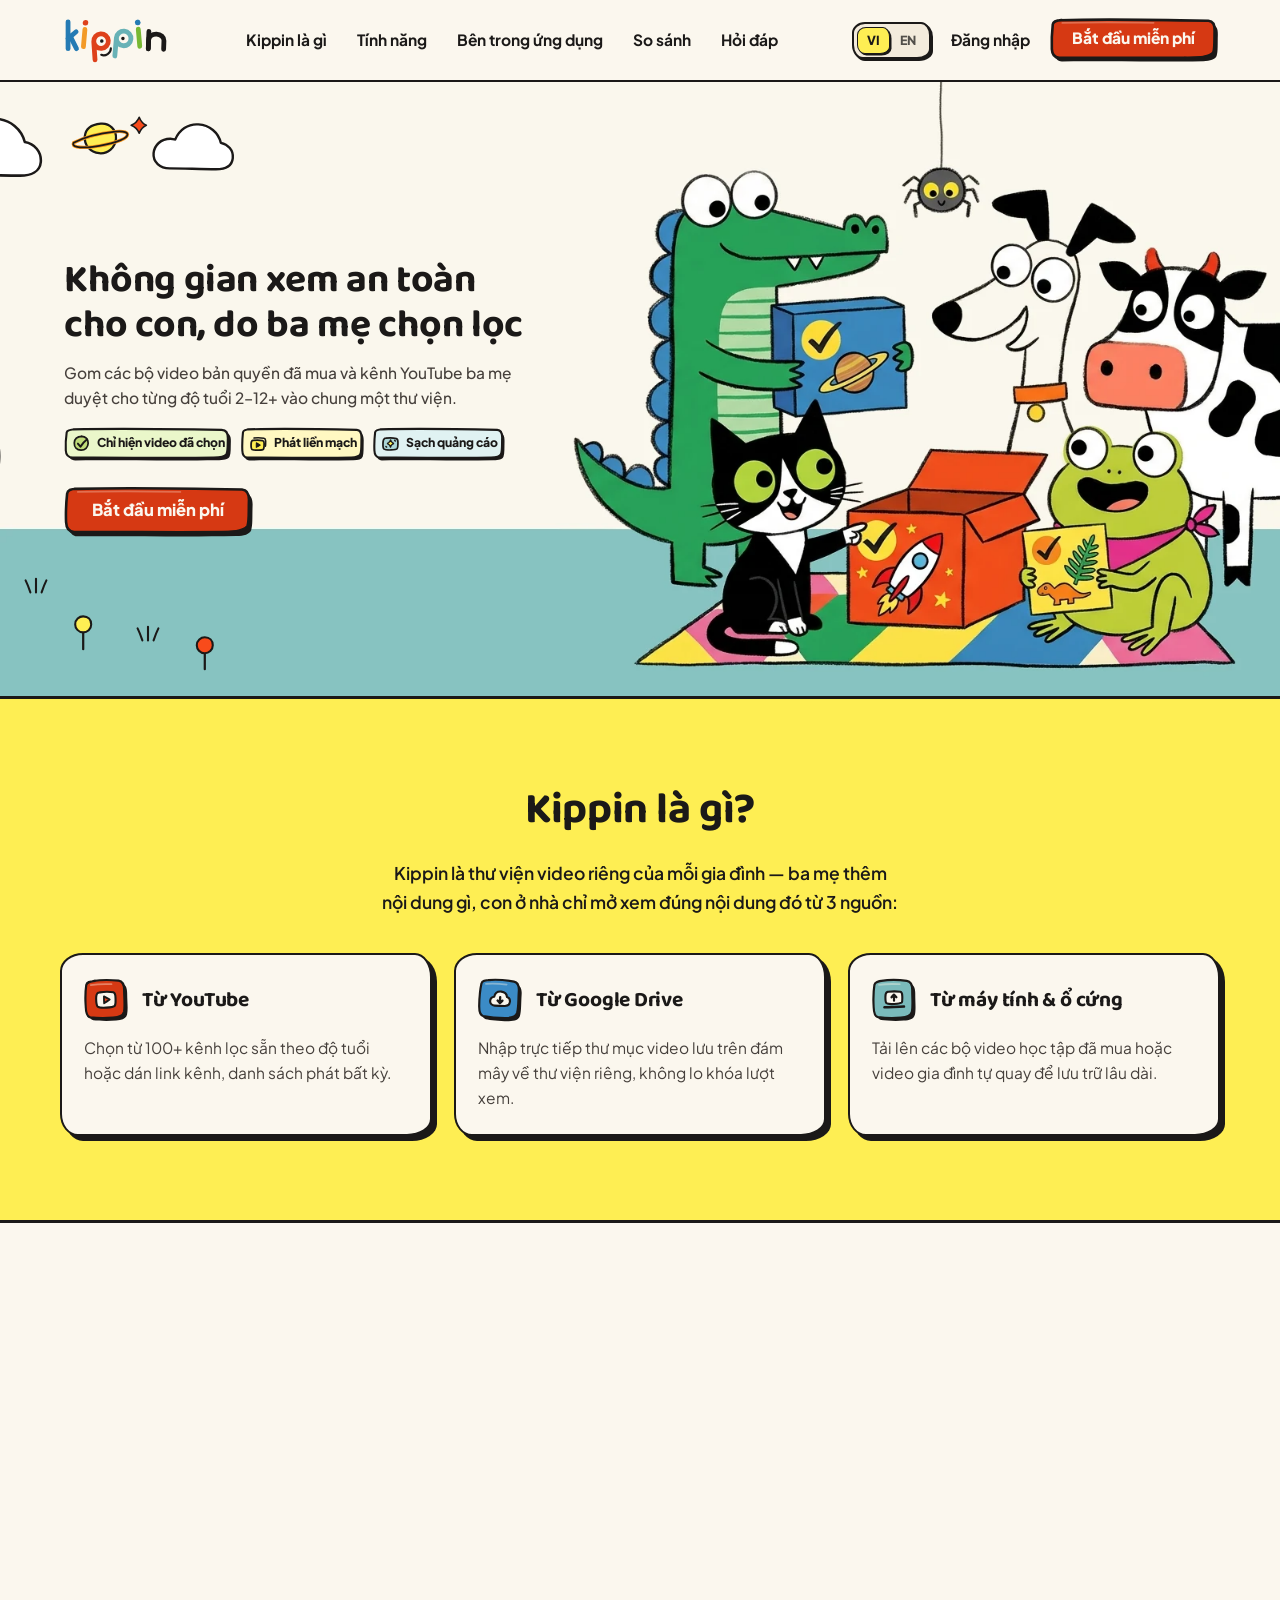
<file: index.html>
<!doctype html>
<html lang="vi">
<head>
  <meta charset="utf-8" />
  <meta name="viewport" content="width=device-width, initial-scale=1" />
  <title>Kippin — Không gian xem an toàn cho con, do ba mẹ chọn lọc</title>
  <meta
    name="description"
    content="Gom các bộ video bản quyền đã mua và kênh YouTube ba mẹ duyệt cho từng độ tuổi 2–12+ vào một thư viện. Chỉ hiện video đã chọn, phát liền mạch, sạch quảng cáo."
  />
  <meta name="robots" content="noindex, nofollow" />
  <link rel="icon" href="assets/favicon.ico" />
  <link rel="preconnect" href="https://fonts.googleapis.com" />
  <link rel="preconnect" href="https://fonts.gstatic.com" crossorigin />
  <link
    href="https://fonts.googleapis.com/css2?family=Baloo+2:wght@600;700;800&family=Plus+Jakarta+Sans:wght@400;500;600;700;800&display=swap"
    rel="stylesheet"
  />
  <link rel="stylesheet" href="styles.css" />
</head>
<body id="top">
  <!-- ─── Hand-Drawn Charcoal Ink & Gouache Stamp SVG Sprite (0 Extra HTTP Requests) ─── -->
  <svg
    id="crayon-svg-sprite"
    xmlns="http://www.w3.org/2000/svg"
    width="0"
    height="0"
    aria-hidden="true"
    focusable="false"
    style="position:absolute;width:0;height:0;overflow:hidden"
  >
    <defs>
      <!-- Tactile Hand-Inked CTA Button Frame (Non-Scaling Charcoal Stroke + Offset Stamp Shadow) -->
      <symbol id="crayon-btn-frame" viewBox="0 0 220 62" preserveAspectRatio="none">
        <path
          class="sketch-shadow"
          d="M13 10.6C72 8.8 152 9.8 209 11C215 11.4 217.6 16.2 217.2 24.5C216.8 36.5 217.6 46 215.6 52.2C213.6 56.8 207.5 58.6 198.5 58.9C140 60 72 58.7 15.5 59.2C9.2 59 6.2 54.6 5.9 48C5.4 36.5 6.4 22 7.1 15.6C7.6 11.6 10 10.8 13 10.6Z"
          fill="#1B1918"
        />
        <path
          d="M9.5 5.6C68 3.9 148 5.1 205 6.2C211 6.6 213.4 11.4 213 19.6C212.6 31.6 213.4 41.2 211.4 47.4C209.4 52 203.2 53.8 194.2 54.1C136 55.2 68 53.9 11.8 54.4C5.6 54.2 2.7 49.8 2.4 43.2C1.9 31.8 2.9 17.4 3.6 11C4.1 6.8 6.6 5.8 9.5 5.6Z"
          fill="var(--btn-fill, #DE411B)"
        />
        <path
          d="M16 9C54 7.8 96 8.2 134 8.9"
          fill="none"
          stroke="#FFF7E8"
          stroke-opacity="0.28"
          stroke-width="1.8"
          stroke-linecap="round"
          vector-effect="non-scaling-stroke"
        />
        <path
          d="M12.2 5.5C69 3.9 148 5.1 205 6.2C211 6.6 213.4 11.4 213 19.6C212.6 31.6 213.4 41.2 211.4 47.4C209.4 52 203.2 53.8 194.2 54.1C136 55.2 68 53.9 11.8 54.4C5.6 54.2 2.7 49.8 2.4 43.2C1.9 31.8 2.9 17.4 3.6 11C4.1 6.8 7.4 5.7 15 5.4"
          fill="none"
          stroke="#1B1918"
          stroke-width="2.6"
          stroke-linecap="round"
          stroke-linejoin="round"
          vector-effect="non-scaling-stroke"
        />
        <path
          d="M174 54.1C191 54.4 204 53.1 210.4 48"
          fill="none"
          stroke="#1B1918"
          stroke-width="1.35"
          stroke-linecap="round"
          vector-effect="non-scaling-stroke"
        />
      </symbol>

      <!-- Hand-Cut Hero Guarantee Pill Frame -->
      <symbol id="crayon-pill-frame" viewBox="0 0 190 44" preserveAspectRatio="none">
        <path
          d="M11 7.6C62 6.2 130 7.1 179.5 8C184.5 8.3 186.8 12.2 186.5 18.4C186.2 26.8 186.8 33.2 185 37.6C183.2 40.8 178.4 41.8 171 42C120 42.8 60 41.7 12.6 42.1C7.4 41.9 4.9 38.6 4.7 33.4C4.3 25.2 5.1 15.6 5.7 11.2C6.2 8.4 8.2 7.8 11 7.6Z"
          fill="#1B1918"
        />
        <path
          d="M8.2 4.2C59 2.9 127 3.8 176.2 4.7C181.2 5 183.4 8.8 183.1 15C182.8 23.4 183.4 29.8 181.6 34.2C179.8 37.4 175 38.4 167.6 38.6C117 39.4 57 38.3 9.8 38.7C4.6 38.5 2.2 35.2 2 30C1.6 21.8 2.4 12.2 3 7.8C3.5 5 5.5 4.4 8.2 4.2Z"
          fill="var(--pill-fill, #FFF5B8)"
        />
        <path
          d="M10.4 4.1C60 2.9 127 3.8 176.2 4.7C181.2 5 183.4 8.8 183.1 15C182.8 23.4 183.4 29.8 181.6 34.2C179.8 37.4 175 38.4 167.6 38.6C117 39.4 57 38.3 9.8 38.7C4.6 38.5 2.2 35.2 2 30C1.6 21.8 2.4 12.2 3 7.8C3.5 5 6.2 4.3 12.8 4"
          fill="none"
          stroke="#1B1918"
          stroke-width="2.1"
          stroke-linecap="round"
          stroke-linejoin="round"
          vector-effect="non-scaling-stroke"
        />
      </symbol>

      <!-- Hand-Cut 1:1 Gouache Stamp Box (Source Icons & Feature Numbers 01-03) -->
      <symbol id="crayon-stamp-box" viewBox="0 0 52 52">
        <path
          d="M13 7.5C23 6.2 35 6.9 43.2 8.1C47.4 8.8 49.4 12.6 49.1 19.2C48.8 28.5 49.5 37.4 48 43.4C46.8 47.6 42.6 49.4 35.4 49.6C25 50 14.5 49 9.6 48.2C6.2 47.5 4.8 43.6 4.7 36.8C4.5 27.4 5.4 16.5 6.4 11.4C7.1 8.4 9.5 7.9 13 7.5Z"
          fill="#1B1918"
        />
        <path
          d="M9.6 4.1C19.6 2.8 31.8 3.5 40 4.7C44.2 5.4 46.1 9.2 45.8 15.8C45.5 25.1 46.2 34 44.7 40C43.5 44.2 39.3 46 32.1 46.2C21.8 46.6 11.2 45.6 6.4 44.8C3 44.1 1.7 40.2 1.6 33.4C1.4 24 2.3 13.1 3.3 8C4 5 6.2 4.5 9.6 4.1Z"
          fill="var(--stamp-fill, #FCE043)"
        />
        <path
          d="M8.4 8.4C15.5 7.5 24.2 7.7 31.8 8.3"
          fill="none"
          stroke="#FFF7E8"
          stroke-opacity="0.38"
          stroke-width="2"
          stroke-linecap="round"
        />
        <path
          d="M11.2 3.9C20.5 2.8 32 3.5 40 4.7C44.2 5.4 46.1 9.2 45.8 15.8C45.5 25.1 46.2 34 44.7 40C43.5 44.2 39.3 46 32.1 46.2C21.8 46.6 11.2 45.6 6.4 44.8C3 44.1 1.7 40.2 1.6 33.4C1.4 24 2.3 13.1 3.3 8C4 5 7 4.3 13.4 3.8"
          fill="none"
          stroke="#1B1918"
          stroke-width="2.5"
          stroke-linecap="round"
          stroke-linejoin="round"
        />
      </symbol>

      <!-- Hand-Cut Mini Control Stamp (Zoom, FAQ Chevron, Mobile Menu, Lightbox Controls) -->
      <symbol id="crayon-mini-stamp" viewBox="0 0 42 42">
        <path
          d="M10.8 6.4C18.8 5.3 28.4 5.9 34.8 6.9C38.1 7.5 39.7 10.5 39.5 15.8C39.2 23.2 39.8 30.2 38.6 35C37.6 38.3 34.2 39.7 28.5 39.9C20.2 40.2 11.8 39.4 7.9 38.8C5.2 38.2 4.1 35.1 4 29.7C3.8 22.2 4.5 13.5 5.3 9.4C5.9 7 7.9 6.7 10.8 6.4Z"
          fill="#1B1918"
        />
        <path
          d="M8.1 3.5C16.1 2.4 25.8 3 32.2 4C35.5 4.6 37 7.6 36.8 12.9C36.5 20.3 37.1 27.3 35.9 32.1C34.9 35.4 31.5 36.8 25.8 37C17.5 37.3 9.1 36.5 5.2 35.9C2.5 35.3 1.5 32.2 1.4 26.8C1.2 19.3 1.9 10.6 2.7 6.5C3.3 4.1 5.2 3.8 8.1 3.5Z"
          fill="var(--mini-fill, #FCE043)"
        />
        <path
          d="M9.5 3.4C17 2.4 26 3 32.2 4C35.5 4.6 37 7.6 36.8 12.9C36.5 20.3 37.1 27.3 35.9 32.1C34.9 35.4 31.5 36.8 25.8 37C17.5 37.3 9.1 36.5 5.2 35.9C2.5 35.3 1.5 32.2 1.4 26.8C1.2 19.3 1.9 10.6 2.7 6.5C3.3 4.1 5.8 3.7 11.2 3.3"
          fill="none"
          stroke="#1B1918"
          stroke-width="2.2"
          stroke-linecap="round"
          stroke-linejoin="round"
        />
      </symbol>

      <!-- Hand-Drawn Kippin Comparison Check Stamp -->
      <symbol id="crayon-check-stamp" viewBox="0 0 30 30">
        <path
          d="M8.2 5.4C13.8 4.4 20.6 4.9 24.8 5.9C27.2 6.5 28.2 9.1 28 13.6C27.8 19.2 28.2 23.6 26.9 26.4C25.8 28.4 22.8 29 18.2 29.1C12.2 29.2 6.8 28.6 4.6 27.6C2.9 26.8 2.4 24 2.3 19.6C2.2 13.8 2.9 8.6 4.1 6.7C4.9 5.6 6.4 5.7 8.2 5.4Z"
          fill="#1B1918"
        />
        <path
          d="M6.3 3.2C11.9 2.2 18.7 2.7 22.9 3.7C25.3 4.3 26.3 6.9 26.1 11.4C25.9 17 26.3 21.4 25 24.2C23.9 26.2 20.9 26.8 16.3 26.9C10.3 27 4.9 26.4 2.7 25.4C1.2 24.6 0.9 21.8 0.8 17.4C0.7 11.6 1.4 6.4 2.6 4.5C3.4 3.4 4.7 3.5 6.3 3.2Z"
          fill="#78B833"
          stroke="#1B1918"
          stroke-width="2.1"
          stroke-linecap="round"
          stroke-linejoin="round"
        />
        <path
          d="M7.6 14.8C9.1 16.1 10.4 17.8 11.5 19.4C14.1 15.2 17.2 11.4 21.1 8.4"
          fill="none"
          stroke="#1B1918"
          stroke-width="2.7"
          stroke-linecap="round"
          stroke-linejoin="round"
        />
      </symbol>

      <!-- Hand-Drawn Charcoal Magnifier (+ Zoom) -->
      <symbol id="crayon-zoom-icon" viewBox="0 0 24 24">
        <path
          d="M10.6 4.3C14.5 4 17.6 6.9 17.5 10.8C17.4 14.6 14.3 17.5 10.4 17.4C6.6 17.3 3.8 14.3 4 10.5C4.2 6.8 7 4.5 10.6 4.3Z"
          fill="#FFFDF7"
          fill-opacity="0.55"
          stroke="#1B1918"
          stroke-width="2.4"
          stroke-linecap="round"
          stroke-linejoin="round"
        />
        <path
          d="M15.7 15.8C17.3 17.3 18.9 19 20.4 20.5"
          fill="none"
          stroke="#1B1918"
          stroke-width="2.9"
          stroke-linecap="round"
        />
        <path
          d="M10.7 8.1C10.6 9.9 10.7 11.7 10.6 13.5M7.9 10.8C9.7 10.7 11.6 10.9 13.4 10.7"
          fill="none"
          stroke="#1B1918"
          stroke-width="2.2"
          stroke-linecap="round"
        />
      </symbol>

      <!-- Hand-Drawn Charcoal Accordion Chevron -->
      <symbol id="crayon-chevron-down" viewBox="0 0 24 24">
        <path
          d="M5.8 9.2C8 11.4 10.1 13.8 12.1 15.6C14.2 13.6 16.3 11.3 18.4 9.1"
          fill="none"
          stroke="currentColor"
          stroke-width="2.9"
          stroke-linecap="round"
          stroke-linejoin="round"
        />
      </symbol>

      <!-- Hand-Drawn Charcoal Brush Menu Bars -->
      <symbol id="crayon-menu-bars" viewBox="0 0 24 24">
        <path
          d="M4.2 7.2C9.2 6.7 14.8 7.4 19.8 7M4.5 12.1C9.6 12.4 14.6 11.7 19.6 12.1M4.3 17.1C9.4 16.7 14.7 17.3 19.7 16.9"
          fill="none"
          stroke="currentColor"
          stroke-width="2.7"
          stroke-linecap="round"
        />
      </symbol>

      <!-- Hand-Drawn Charcoal Close X & Gallery Arrows -->
      <symbol id="crayon-close-x" viewBox="0 0 24 24">
        <path
          d="M6.4 6.5C10.2 10.1 13.9 14 17.7 17.6M17.6 6.4C13.8 10.2 10.1 13.9 6.3 17.7"
          fill="none"
          stroke="currentColor"
          stroke-width="2.8"
          stroke-linecap="round"
        />
      </symbol>

      <symbol id="crayon-arrow-left" viewBox="0 0 24 24">
        <path
          d="M14.8 5.8C12.3 8.1 9.9 10.3 7.8 12.1C10 14 12.4 16.1 14.7 18.3"
          fill="none"
          stroke="currentColor"
          stroke-width="2.9"
          stroke-linecap="round"
          stroke-linejoin="round"
        />
      </symbol>

      <symbol id="crayon-arrow-right" viewBox="0 0 24 24">
        <path
          d="M9.2 5.8C11.7 8.1 14.1 10.3 16.2 12.1C14 14 11.6 16.1 9.3 18.3"
          fill="none"
          stroke="currentColor"
          stroke-width="2.9"
          stroke-linecap="round"
          stroke-linejoin="round"
        />
      </symbol>

      <!-- Hand-Drawn Gouache & Crayon Safety Seals (2 Organic Medallion Templates) -->
      <symbol id="crayon-seal-a" viewBox="0 0 192 192">
        <path
          d="M99 13C146 11.5 184 48 185.5 96C187 144 150 183.5 101 185C51 186.5 13.5 149 12.5 99C11.5 50 51 14.5 99 13Z"
          fill="#1B1918"
        />
        <path
          d="M93 7.5C140 6 178 42.5 179.5 90.5C181 138.5 144 178 95 179.5C45 181 7.5 143.5 6.5 93.5C5.5 44.5 45 9 93 7.5Z"
          fill="#FBF7EE"
          stroke="#1B1918"
          stroke-width="3.6"
          stroke-linecap="round"
          stroke-linejoin="round"
        />
        <path
          d="M93.5 19.5C134 18.2 167 49.5 168 91C169 132.5 137 166.5 95 167.8C52 169 19.5 136.5 18.8 94C18 51.5 52.5 20.8 93.5 19.5Z"
          fill="var(--seal-bg, #FFF9D2)"
        />
        <path
          d="M78 24.2C85 22.8 92.5 22.4 99.5 22.9M113.5 25.4C120.2 27.5 126.5 30.6 132 34.6M143.2 44.2C148 49.4 152 55.4 155 62M159.8 75.5C161.4 82.4 162 89.6 161.5 96.8M159.2 110.8C157.1 117.6 154 124 149.8 129.8M140.4 140.8C135 145.6 128.8 149.6 122 152.5M108.4 157.2C101.4 158.8 94 159.4 86.8 158.9M72.8 156.4C66 154.2 59.6 151 53.8 146.8M42.8 137.2C38 131.8 34.2 125.6 31.4 118.8M26.8 105C25.4 98 25 90.8 25.6 83.6M28.2 69.6C30.5 62.8 33.9 56.4 38.4 50.8M48.4 40C54 35.4 60.4 31.6 67.2 28.8"
          fill="none"
          stroke="var(--seal-dash, #D19B00)"
          stroke-width="3"
          stroke-linecap="round"
        />
      </symbol>

      <symbol id="crayon-seal-b" viewBox="0 0 192 192">
        <path
          d="M97 12.5C145 13.5 185 49.5 185 98C185 146.5 147 184 98.5 185C50 186 12.5 147.5 13 98.5C13.5 49.5 49.5 11.5 97 12.5Z"
          fill="#1B1918"
        />
        <path
          d="M91 7C139 8 179 44 179 92.5C179 141 141 178.5 92.5 179.5C44 180.5 6.5 142 7 93C7.5 44 43.5 6 91 7Z"
          fill="#FBF7EE"
          stroke="#1B1918"
          stroke-width="3.6"
          stroke-linecap="round"
          stroke-linejoin="round"
        />
        <path
          d="M91.5 19C133 19.8 167 51 167 92.5C167 134 134.5 167 93 167.8C51.5 168.5 18.5 135.5 19 93.5C19.5 51.5 50.5 18.2 91.5 19Z"
          fill="var(--seal-bg, #FFF1DC)"
        />
        <path
          d="M84 22.8C91.2 22.1 98.6 22.5 105.6 23.8M119.4 27.8C126 30.6 132 34.4 137.4 39.1M147.4 49.8C151.6 55.6 154.9 62 157.2 68.8M160.4 82.8C161.2 90 160.9 97.2 159.6 104.2M155.6 118C152.8 124.6 148.9 130.8 144 136.2M133.4 146C127.6 150.2 121.1 153.5 114.2 155.8M100.2 159C93 159.8 85.6 159.5 78.6 158.2M64.8 154.2C58.2 151.4 52 147.5 46.6 142.6M36.8 132C32.6 126.2 29.4 119.6 27.2 112.8M24.2 98.8C23.5 91.6 23.9 84.2 25.4 77.2M29.6 63.4C32.6 56.8 36.6 50.8 41.6 45.6M52.6 35.8C58.6 31.6 65.2 28.4 72.2 26"
          fill="none"
          stroke="var(--seal-dash, #F39A27)"
          stroke-width="3"
          stroke-linecap="round"
        />
      </symbol>
    </defs>
  </svg>

  <!-- ─── Sticky Sketchbook Paper Header ─── -->
  <header class="site-header">
    <div class="container header-inner">
      <a
        href="#top"
        class="brand-link"
        data-i18n-aria="header.homeAria"
        aria-label="Trang chủ Kippin"
      >
        <svg
          xmlns="http://www.w3.org/2000/svg"
          viewBox="-30 -26 584 302"
          role="img"
          aria-label="Kippin"
          width="112"
          height="58"
        >
          <g transform="translate(0,0) rotate(0 34 125)">
            <g class="kippin-hop" style="animation-delay: 0.00s">
              <line x1="12" y1="30" x2="12" y2="170" stroke="#257BB4" stroke-width="25" stroke-linecap="round" />
              <line x1="12" y1="118" x2="54" y2="82" stroke="#257BB4" stroke-width="25" stroke-linecap="round" />
              <line x1="24" y1="106" x2="56" y2="170" stroke="#257BB4" stroke-width="25" stroke-linecap="round" />
            </g>
          </g>
          <g transform="translate(0,-10) rotate(5 96 125)">
            <g transform="translate(84,0)">
              <g class="kippin-hop" style="animation-delay: 0.09s">
                <line x1="12" y1="80" x2="12" y2="170" stroke="#F39A27" stroke-width="25" stroke-linecap="round" />
                <circle cx="12" cy="45" r="14.5" fill="#DE411B" />
              </g>
            </g>
          </g>
          <g transform="translate(0,6) rotate(-4 184 125)">
            <g transform="translate(134,0)">
              <g class="kippin-hop" style="animation-delay: 0.18s">
                <path d="M12,220L12,125A38,38 0 0 1 88,125A38,38 0 0 1 12,125" fill="none" stroke="#DE411B" stroke-width="25" stroke-linecap="round" stroke-linejoin="round" />
                <circle class="kippin-blink" cx="54" cy="125" r="9.2" fill="#1B1918" />
              </g>
            </g>
          </g>
          <g transform="translate(0,-8) rotate(5 302 125)">
            <g transform="translate(252,0)">
              <g class="kippin-hop" style="animation-delay: 0.27s">
                <path d="M12,220L12,125A38,38 0 0 1 88,125A38,38 0 0 1 12,125" fill="none" stroke="#68B2B6" stroke-width="25" stroke-linecap="round" stroke-linejoin="round" />
                <circle class="kippin-blink" cx="46" cy="125" r="9.2" fill="#1B1918" />
              </g>
            </g>
          </g>
          <g class="kippin-hop" style="animation-delay: 0.225s">
            <path d="M184.96,202.11C207.5,211.79 235.67,192.9 235.27,168.38" fill="none" stroke="#1B1918" stroke-width="11" stroke-linecap="round" stroke-linejoin="round" />
          </g>
          <g transform="translate(0,-12) rotate(-5 382 125)">
            <g transform="translate(370,0)">
              <g class="kippin-hop" style="animation-delay: 0.36s">
                <line x1="12" y1="80" x2="12" y2="170" stroke="#78B833" stroke-width="25" stroke-linecap="round" />
                <circle cx="12" cy="45" r="14.5" fill="#257BB4" />
              </g>
            </g>
          </g>
          <g transform="translate(0,2) rotate(2 472 125)">
            <g transform="translate(420,0)">
              <g class="kippin-hop" style="animation-delay: 0.45s">
                <path d="M12,170L12,125A40,33 0 0 1 92,125L92,170" fill="none" stroke="#1B1918" stroke-width="25" stroke-linecap="round" stroke-linejoin="round" />
                <line x1="12" y1="80" x2="12" y2="170" stroke="#1B1918" stroke-width="25" stroke-linecap="round" />
              </g>
            </g>
          </g>
        </svg>
      </a>

      <nav class="desktop-nav" data-i18n-aria="header.navAria" aria-label="Điều hướng chính">
        <a href="#video-showcase" data-i18n="nav.intro">Kippin là gì</a>
        <a href="#features" data-i18n="nav.features">Tính năng</a>
        <a href="#inside-app" data-i18n="nav.inside">Bên trong ứng dụng</a>
        <a href="#compare" data-i18n="nav.compare">So sánh</a>
        <a href="#faq" data-i18n="nav.faq">Hỏi đáp</a>
      </nav>

      <div class="header-actions">
        <div class="lang-switch" role="group" aria-label="Language">
          <button type="button" class="lang-btn is-active" data-lang="vi" aria-pressed="true">VI</button>
          <button type="button" class="lang-btn" data-lang="en" aria-pressed="false">EN</button>
        </div>
        <a href="https://kippin.app/login" class="header-login-link" data-route="/login" data-i18n="header.login">
          Đăng nhập
        </a>
        <a href="https://kippin.app/signup" class="btn btn-vermilion header-cta" data-route="/signup">
          <svg class="btn-sketch-svg" aria-hidden="true" focusable="false" preserveAspectRatio="none">
            <use href="#crayon-btn-frame" />
          </svg>
          <span class="btn-label" data-i18n="header.signup">Bắt đầu miễn phí</span>
        </a>
        <button
          type="button"
          class="mobile-menu-btn"
          id="mobile-menu-toggle"
          aria-expanded="false"
          aria-controls="mobile-drawer"
          data-i18n-aria="header.menuAria"
          aria-label="Mở menu điều hướng"
        >
          <svg class="mini-stamp-bg" aria-hidden="true" focusable="false">
            <use href="#crayon-mini-stamp" />
          </svg>
          <svg class="stamp-fg-icon" width="24" height="24" aria-hidden="true" focusable="false">
            <use href="#crayon-menu-bars" />
          </svg>
        </button>
      </div>
    </div>

    <div class="mobile-drawer" id="mobile-drawer" hidden>
      <nav class="mobile-nav" data-i18n-aria="header.mobileNavAria" aria-label="Menu di động">
        <a href="#video-showcase" data-i18n="nav.intro">Kippin là gì</a>
        <a href="#features" data-i18n="nav.features">Tính năng</a>
        <a href="#inside-app" data-i18n="nav.inside">Bên trong ứng dụng</a>
        <a href="#compare" data-i18n="nav.compare">So sánh</a>
        <a href="#faq" data-i18n="nav.faq">Hỏi đáp</a>
        <a href="https://kippin.app/login" data-route="/login" data-i18n="header.login">Đăng nhập</a>
        <a href="https://kippin.app/signup" class="btn btn-vermilion mobile-cta" data-route="/signup">
          <svg class="btn-sketch-svg" aria-hidden="true" focusable="false" preserveAspectRatio="none">
            <use href="#crayon-btn-frame" />
          </svg>
          <span class="btn-label" data-i18n="header.signup">Bắt đầu miễn phí</span>
        </a>
      </nav>
    </div>
  </header>

  <main>
    <!-- ─── Section 1: Open Full-Bleed Indie Gouache & Charcoal Discovery Hero ─── -->
    <section class="hero-section" id="hero">
      <div class="hero-stage">
        <svg
          class="hero-left-scenery"
          viewBox="0 0 640 768"
          fill="none"
          aria-hidden="true"
          focusable="false"
          preserveAspectRatio="xMinYMax meet"
        >
          <!-- Hand-drawn gouache clouds strictly above H1 safe zone -->
          <path
            d="M58 116C43 116 32 105 33 91C34 78 45 68 59 68C62 68 65 69 68 70C74 55 88 45 105 46C123 47 137 59 141 75C153 77 162 87 161 100C160 112 149 117 135 117C109 117 83 116 58 116Z"
            fill="#FFFFFF"
            stroke="#1B1918"
            stroke-width="3.2"
            stroke-linecap="round"
            stroke-linejoin="round"
          />
          <path
            d="M322 108C310 108 301 100 302 89C303 79 311 71 323 71C325 71 327 72 329 72C334 60 345 52 358 53C372 54 383 63 386 76C395 78 402 85 401 95C400 105 391 109 380 109C360 109 341 108 322 108Z"
            fill="#FFFFFF"
            stroke="#1B1918"
            stroke-width="3"
            stroke-linecap="round"
            stroke-linejoin="round"
          />

          <!-- Hand-drawn ringed Saturn & discovery star doodle strictly in upper sky -->
          <path
            d="M236 52C247 51 256 60 255 71C254 82 245 90 234 89C223 88 215 79 216 68C217 58 225 53 236 52Z"
            fill="#FEEE53"
            stroke="#1B1918"
            stroke-width="2.8"
            stroke-linecap="round"
            stroke-linejoin="round"
          />
          <path
            d="M202 76C215 69 235 64 254 62C265 61 271 63 269 67C267 72 248 78 226 81C209 83 199 81 202 76Z"
            fill="none"
            stroke="#F2931C"
            stroke-width="4.2"
            stroke-linecap="round"
          />
          <path
            d="M202 76C215 69 235 64 254 62C265 61 271 63 269 67C267 72 248 78 226 81C209 83 199 81 202 76Z"
            fill="none"
            stroke="#1B1918"
            stroke-width="2.2"
            stroke-linecap="round"
          />
          <path
            d="M284 44C286 49 288 52 293 54C288 56 286 59 284 64C282 59 279 56 274 54C279 52 282 49 284 44Z"
            fill="#F84B1B"
            stroke="#1B1918"
            stroke-width="2"
            stroke-linejoin="round"
          />

          <!-- Far-left flat gouache storybook trees on the #87C3C1 meadow horizon (y=559) -->
          <path
            d="M34 484C35 512 34 536 35 560"
            stroke="#1B1918"
            stroke-width="6.5"
            stroke-linecap="round"
          />
          <path
            d="M35 382C56 381 71 407 70 442C69 477 54 502 34 503C14 502 1 476 2 441C3 406 16 383 35 382Z"
            fill="#9BC436"
            stroke="#1B1918"
            stroke-width="3.2"
            stroke-linejoin="round"
          />
          <path
            d="M35 408C35 438 35 468 34 494M35 446C27 438 21 432 16 427M35 464C43 456 49 450 54 445"
            stroke="#1B1918"
            stroke-width="2.6"
            stroke-linecap="round"
          />

          <path
            d="M84 502C84 522 84 541 84 560"
            stroke="#1B1918"
            stroke-width="5.5"
            stroke-linecap="round"
          />
          <path
            d="M84 426C99 425 110 445 109 471C108 497 97 515 83 516C69 515 59 496 60 470C61 444 70 427 84 426Z"
            fill="#3B8BC6"
            stroke="#1B1918"
            stroke-width="3"
            stroke-linejoin="round"
          />
          <path
            d="M84 446C84 468 84 490 83 508"
            stroke="#1B1918"
            stroke-width="2.4"
            stroke-linecap="round"
          />

          <!-- Meadow tufts & gouache wildflowers along bottom-left lawn (below CTA safe zone) -->
          <path
            d="M148 638C146 632 144 627 142 623M155 638C155 631 155 626 155 621M162 638C164 632 166 627 168 623"
            stroke="#1B1918"
            stroke-width="2.6"
            stroke-linecap="round"
          />
          <path
            d="M288 698C286 692 284 687 282 683M295 698C295 691 295 686 295 681M302 698C304 692 306 687 308 683"
            stroke="#1B1918"
            stroke-width="2.6"
            stroke-linecap="round"
          />
          <path
            d="M214 686C214 694 214 702 214 709"
            stroke="#1B1918"
            stroke-width="2.8"
            stroke-linecap="round"
          />
          <path
            d="M214 668C220 668 224 672 224 678C224 684 219 688 214 688C208 688 204 683 204 678C204 672 209 668 214 668Z"
            fill="#FEEE53"
            stroke="#1B1918"
            stroke-width="2.6"
          />
          <path
            d="M366 712C366 720 366 727 366 734"
            stroke="#1B1918"
            stroke-width="2.8"
            stroke-linecap="round"
          />
          <path
            d="M366 694C372 694 376 698 376 704C376 710 371 714 366 714C360 714 356 709 356 704C356 698 361 694 366 694Z"
            fill="#F84B1B"
            stroke="#1B1918"
            stroke-width="2.6"
          />
        </svg>

        <div class="hero-art-wrap">
          <img
            class="hero-art"
            src="assets/hero-discovery-scene.webp"
            alt="Cảnh minh họa màu bột gouache trên nền giấy kem và đồi xanh ngọc: cá sấu xanh lá, mèo đen trắng, ếch xanh cốm, chó trắng tai đen và bò sữa mõm hồng cùng chọn các hộp tập phim có đóng dấu tick duyệt của ba mẹ mở ra sao Thổ, tên lửa và thiên nhiên"
            data-i18n-alt="hero.imgAlt"
            width="1600"
            height="768"
            fetchpriority="high"
            decoding="async"
          />
        </div>

        <div class="hero-copy">
          <h1 data-i18n="hero.title">Không gian xem an toàn cho&nbsp;con, do ba&nbsp;mẹ chọn&nbsp;lọc</h1>
          <p class="hero-lead" data-i18n="hero.subtitle">
            Gom các bộ video bản quyền đã mua và kênh YouTube ba mẹ duyệt cho từng độ tuổi 2–12+ vào chung một thư viện.
          </p>
          <ul class="hero-guarantees" role="list">
            <li class="hero-guarantee-box pill-lime">
              <svg class="pill-sketch-svg" aria-hidden="true" focusable="false" preserveAspectRatio="none">
                <use href="#crayon-pill-frame" />
              </svg>
              <svg class="hero-guarantee-icon" width="19" height="19" viewBox="0 0 24 24" fill="none" aria-hidden="true" focusable="false">
                <path d="M12.3 3.4C17.4 3.1 21 6.7 20.8 12.1C20.6 17.3 16.9 20.9 11.7 20.7C6.6 20.5 3.1 16.8 3.3 11.6C3.5 6.6 7.4 3.7 12.3 3.4Z" fill="#9BC436" fill-opacity="0.55" />
                <path d="M11.6 3.1C16.8 2.8 20.6 6.4 20.4 11.8C20.2 17 16.5 20.6 11.3 20.4C6.2 20.2 2.7 16.5 2.9 11.3C3.1 6.3 7 3.4 12.6 3.1" stroke="#1B1918" stroke-width="2.2" stroke-linecap="round" stroke-linejoin="round" />
                <path d="M7.5 12.2C8.7 13.3 9.8 14.7 10.7 16C13.1 12.4 15.8 9.2 19.1 6.7" stroke="#1B1918" stroke-width="2.5" stroke-linecap="round" stroke-linejoin="round" />
              </svg>
              <span class="hero-guarantee-text" data-i18n="hero.g1">Chỉ hiện video đã chọn</span>
            </li>
            <li class="hero-guarantee-box pill-yellow">
              <svg class="pill-sketch-svg" aria-hidden="true" focusable="false" preserveAspectRatio="none">
                <use href="#crayon-pill-frame" />
              </svg>
              <svg class="hero-guarantee-icon" width="19" height="19" viewBox="0 0 24 24" fill="none" aria-hidden="true" focusable="false">
                <path d="M6.4 5.1C10.8 4.5 15.4 4.8 18.8 5.4C20.4 5.7 21.1 6.9 21 9.1C20.9 11.4 21.1 13.6 20.7 15.4" stroke="#1B1918" stroke-width="2.1" stroke-linecap="round" stroke-linejoin="round" />
                <path d="M5.6 8.1C9.8 7.5 14.3 7.8 17.2 8.4C18.6 8.7 19.2 9.9 19.1 12.3C19 15.1 19.2 17.4 18.4 18.9C17.7 20 15.6 20.4 12.2 20.5C8.4 20.6 5.2 20.2 3.9 19.5C2.9 18.8 2.6 16.9 2.6 13.9C2.6 10.8 3.1 8.9 4.2 8.3C4.6 8.1 5.1 8.2 5.6 8.1Z" fill="#FEEE53" stroke="#1B1918" stroke-width="2.2" stroke-linecap="round" stroke-linejoin="round" />
                <path d="M9.3 11.1C11.1 12 12.8 13 14.2 14.1C12.7 15.1 11 16.1 9.2 16.9C9.1 15 9.2 13 9.3 11.1Z" fill="#1B1918" stroke="#1B1918" stroke-width="1.3" stroke-linejoin="round" />
              </svg>
              <span class="hero-guarantee-text" data-i18n="hero.g2">Phát liền mạch</span>
            </li>
            <li class="hero-guarantee-box pill-teal">
              <svg class="pill-sketch-svg" aria-hidden="true" focusable="false" preserveAspectRatio="none">
                <use href="#crayon-pill-frame" />
              </svg>
              <svg class="hero-guarantee-icon" width="19" height="19" viewBox="0 0 24 24" fill="none" aria-hidden="true" focusable="false">
                <path d="M6.4 5.3C11.2 4.6 16.2 5 19.4 5.8C20.9 6.2 21.5 7.7 21.4 10.8C21.3 14.2 21.5 16.9 20.5 18.4C19.6 19.6 16.9 20.1 12.6 20.2C8.1 20.3 4.8 19.8 3.6 18.8C2.6 17.9 2.4 15.3 2.5 11.6C2.6 8.1 3.2 6.2 4.6 5.6C5.1 5.4 5.7 5.4 6.4 5.3Z" fill="#7ABABB" fill-opacity="0.52" stroke="#1B1918" stroke-width="2.2" stroke-linecap="round" stroke-linejoin="round" />
                <path d="M12.1 7.6C12.6 9.3 13.1 10.6 14.8 11.2C16.2 11.7 16.2 12.1 14.7 12.7C13.1 13.3 12.6 14.6 12 16.4C11.4 14.6 10.9 13.3 9.2 12.7C7.8 12.2 7.8 11.7 9.3 11.2C10.9 10.6 11.5 9.3 12.1 7.6Z" fill="#FEEE53" stroke="#1B1918" stroke-width="1.8" stroke-linejoin="round" />
                <path d="M17.3 8.1L18.1 8.9M6.2 15.8L7.1 16.5" stroke="#1B1918" stroke-width="1.9" stroke-linecap="round" />
              </svg>
              <span class="hero-guarantee-text" data-i18n="hero.g3">Sạch quảng cáo</span>
            </li>
          </ul>
          <div class="hero-cta-row">
            <a href="https://kippin.app/signup" class="btn btn-vermilion btn-lg" data-route="/signup">
              <svg class="btn-sketch-svg" aria-hidden="true" focusable="false" preserveAspectRatio="none">
                <use href="#crayon-btn-frame" />
              </svg>
              <span class="btn-label" data-i18n="hero.primaryCta">Bắt đầu miễn phí</span>
            </a>
          </div>
        </div>
      </div>
    </section>

    <!-- ─── Section 2: "Kippin là gì?" (Canary Gouache Poster Band #FCE043 + 3 Input Sources) ─── -->
    <section class="showcase-band" id="video-showcase">
      <div class="container">
        <div class="what-block">
          <div class="what-header">
            <h2 class="what-heading" data-i18n="what.title">Kippin là gì?</h2>
            <p class="what-lead" data-i18n="what.lead">
              Kippin là thư viện video riêng của mỗi gia đình — ba mẹ thêm nội dung gì, con ở nhà chỉ mở xem đúng nội dung đó từ 3 nguồn:
            </p>
          </div>

          <div class="what-sources-grid">
            <article class="what-source-card">
              <div class="what-source-head">
                <span class="what-source-icon icon-vermilion" aria-hidden="true">
                  <svg class="stamp-box-svg" aria-hidden="true" focusable="false">
                    <use href="#crayon-stamp-box" />
                  </svg>
                  <svg class="source-fg-icon" width="24" height="24" viewBox="0 0 24 24" fill="none" aria-hidden="true" focusable="false">
                    <path d="M6.3 5.1C11.1 4.4 16.4 4.8 19.6 5.6C21.1 6.1 21.7 7.6 21.6 11.4C21.5 15.1 21.7 17.6 20.6 19C19.5 20.1 16.4 20.5 12 20.6C7.6 20.7 4.4 20.1 3.3 19C2.3 17.9 2.1 15.1 2.2 11.4C2.3 7.7 3 6 4.5 5.4C5 5.2 5.6 5.2 6.3 5.1Z" fill="#FBF7EE" stroke="#1B1918" stroke-width="2.1" stroke-linecap="round" stroke-linejoin="round" />
                    <path d="M10.1 9.2C12.1 10.3 14.1 11.5 15.7 12.7C14 13.9 12 15.1 10 16.1C9.9 13.8 10 11.5 10.1 9.2Z" fill="#DE411B" stroke="#1B1918" stroke-width="1.8" stroke-linejoin="round" />
                  </svg>
                </span>
                <h3 data-i18n="what.s1Title">Từ YouTube</h3>
              </div>
              <p data-i18n="what.s1Body">
                Chọn từ 100+ kênh lọc sẵn theo độ tuổi hoặc dán link kênh, danh sách phát bất kỳ.
              </p>
            </article>

            <article class="what-source-card">
              <div class="what-source-head">
                <span class="what-source-icon icon-cobalt" aria-hidden="true">
                  <svg class="stamp-box-svg" aria-hidden="true" focusable="false">
                    <use href="#crayon-stamp-box" />
                  </svg>
                  <svg class="source-fg-icon" width="24" height="24" viewBox="0 0 24 24" fill="none" aria-hidden="true" focusable="false">
                    <path d="M6.8 18.8C4 18.7 2.1 16.8 2.2 14.2C2.3 11.9 3.9 10.2 6.1 9.9C6.8 6.4 9.7 4.4 13 4.6C16.2 4.8 18.6 7 18.9 9.9C20.9 10.4 22.1 12.1 22 14.4C21.9 17 19.9 18.7 17.1 18.8C13.7 18.9 10.2 18.9 6.8 18.8Z" fill="#FBF7EE" stroke="#1B1918" stroke-width="2.1" stroke-linecap="round" stroke-linejoin="round" />
                    <path d="M12.1 10.1C12 12.1 12.1 14.1 12 16M9.6 13.7C10.4 14.6 11.2 15.5 12 16.3C12.9 15.4 13.7 14.5 14.5 13.6" stroke="#1B1918" stroke-width="2.3" stroke-linecap="round" stroke-linejoin="round" />
                  </svg>
                </span>
                <h3 data-i18n="what.s2Title">Từ Google Drive</h3>
              </div>
              <p data-i18n="what.s2Body">
                Nhập trực tiếp thư mục video lưu trên đám mây về thư viện riêng, không lo khóa lượt xem.
              </p>
            </article>

            <article class="what-source-card">
              <div class="what-source-head">
                <span class="what-source-icon icon-teal" aria-hidden="true">
                  <svg class="stamp-box-svg" aria-hidden="true" focusable="false">
                    <use href="#crayon-stamp-box" />
                  </svg>
                  <svg class="source-fg-icon" width="24" height="24" viewBox="0 0 24 24" fill="none" aria-hidden="true" focusable="false">
                    <path d="M6.5 4.6C10.8 4.1 15.6 4.4 18.6 5C19.9 5.3 20.5 6.4 20.4 9.6C20.3 12.7 20.5 14.8 19.6 15.8C18.7 16.6 15.9 16.9 12 17C8 17.1 5.2 16.7 4.3 15.8C3.5 14.9 3.4 12.7 3.5 9.6C3.6 6.5 4.2 5.2 5.4 4.8C5.7 4.7 6.1 4.7 6.5 4.6Z" fill="#FBF7EE" stroke="#1B1918" stroke-width="2.1" stroke-linecap="round" stroke-linejoin="round" />
                    <path d="M2.2 20C8.6 19.7 15.4 20.2 21.8 19.8" stroke="#1B1918" stroke-width="2.5" stroke-linecap="round" />
                    <path d="M12 13.7C12.1 11.7 12 9.7 12.1 7.8M9.6 10.2C10.4 9.3 11.3 8.4 12.1 7.6C12.9 8.5 13.7 9.4 14.5 10.3" stroke="#1B1918" stroke-width="2.2" stroke-linecap="round" stroke-linejoin="round" />
                  </svg>
                </span>
                <h3 data-i18n="what.s3Title">Từ máy tính &amp; ổ cứng</h3>
              </div>
              <p data-i18n="what.s3Body">
                Tải lên các bộ video học tập đã mua hoặc video gia đình tự quay để lưu trữ lâu dài.
              </p>
            </article>
          </div>
        </div>
      </div>
    </section>

    <!-- ─── Section 3: 3 Core Capability Pillars (100% Crayon/Gouache Mascot Scenes — Zero Real-Person Photos) ─── -->
    <section class="features-world deferred-section" id="features">
      <div class="container">
        <div class="section-intro">
          <h2 data-i18n="features.heading">Cách Kippin vận hành mỗi ngày</h2>
          <p data-i18n="features.subheading">
            Tổ chức gọn một lần cho ba mẹ, mở xem đơn giản cho con.
          </p>
        </div>

        <!-- Row 1: Unified Season/Episode Library + Seamless Series Playback + Folder Sharing -->
        <div class="z-row">
          <div class="z-copy">
            <span class="feature-num stamp-teal" aria-hidden="true">
              <svg class="stamp-box-svg" aria-hidden="true" focusable="false">
                <use href="#crayon-stamp-box" />
              </svg>
              <span class="stamp-num-text">01</span>
            </span>
            <h3 data-i18n="features.r1Title">Tự động xếp theo Mùa, Tập và phát liền mạch từng bộ</h3>
            <p data-i18n="features.r1Body">
              Video từ cả ba nguồn được gom vào thư viện riêng có ảnh bìa, chia rõ từng bộ theo Mùa và Tập để tự mở bài kế tiếp và nhớ vị trí đang xem dở. Ba mẹ cũng có thể chia sẻ riêng từng thư mục cho người thân hoặc gia đình bạn bè qua liên kết.
            </p>
          </div>
          <div class="z-visual">
            <div class="crayon-frame tilt-left frame-teal">
              <img
                src="assets/feat-1-series.webp"
                alt="Minh họa cá sấu xanh lá và mèo đen trắng xếp gọn ba hộp tập phim gắn sao và dấu tick theo đúng thứ tự trên nền xanh ngọc"
                data-i18n-alt="features.r1Alt"
                width="1000"
                height="750"
                loading="lazy"
                decoding="async"
              />
            </div>
          </div>
        </div>

        <!-- Row 2: Standalone Smart TV & iPad App -->
        <div class="z-row z-row-reverse">
          <div class="z-copy">
            <span class="feature-num stamp-orange" aria-hidden="true">
              <svg class="stamp-box-svg" aria-hidden="true" focusable="false">
                <use href="#crayon-stamp-box" />
              </svg>
              <span class="stamp-num-text">02</span>
            </span>
            <h3 data-i18n="features.r2Title">Ứng dụng độc lập trên Smart TV để con tự mở ở nhà</h3>
            <p data-i18n="features.r2Body">
              Cài trực tiếp trên Android TV, Google TV và iPad để con ngồi xa chọn tập bằng điều khiển. Không dùng chung ứng dụng YouTube người lớn, không cần ông bà mở máy tính hộ.
            </p>
          </div>
          <div class="z-visual">
            <div class="crayon-frame tilt-right frame-orange">
              <img
                src="assets/feat-2-smart-tv.webp"
                alt="Minh họa chó trắng tai đen, bò sữa mõm hồng và ếch xanh cốm ngồi ghế sofa xanh dương bấm điều khiển mở chương trình sao Thổ trên Smart TV màn hình phẳng"
                data-i18n-alt="features.r2Alt"
                width="1000"
                height="750"
                loading="lazy"
                decoding="async"
              />
            </div>
          </div>
        </div>

        <!-- Row 3: Separate Age-Matched Profiles & Remote Watch Log -->
        <div class="z-row">
          <div class="z-copy">
            <span class="feature-num stamp-yellow" aria-hidden="true">
              <svg class="stamp-box-svg" aria-hidden="true" focusable="false">
                <use href="#crayon-stamp-box" />
              </svg>
              <span class="stamp-num-text">03</span>
            </span>
            <h3 data-i18n="features.r3Title">Tách hồ sơ theo độ tuổi và xem nhật ký từ xa</h3>
            <p data-i18n="features.r3Body">
              Mỗi anh chị em có hồ sơ riêng, chỉ hiển thị đúng kênh và bộ video được gán. Phụ huynh khóa cài đặt bằng mã PIN và xem lịch sử từng tập con đã mở ngay trên điện thoại.
            </p>
          </div>
          <div class="z-visual">
            <div class="crayon-frame tilt-left frame-yellow">
              <img
                src="assets/feat-3-profiles.webp"
                alt="Minh họa ếch xanh cốm, mèo đen trắng và chó trắng cổ dài ở các lứa tuổi khác nhau cầm thẻ hồ sơ riêng trên nền vàng chanh"
                data-i18n-alt="features.r3Alt"
                width="1000"
                height="750"
                loading="lazy"
                decoding="async"
              />
            </div>
          </div>
        </div>
      </div>
    </section>

    <!-- ─── Section 4: "Bên trong ứng dụng Kippin" (6 Real Bilingual UI Screens + Click-to-Zoom Lightbox Gallery) ─── -->
    <section class="inside-world deferred-section" id="inside-app">
      <div class="container inside-header">
        <h2 data-i18n="inside.heading">Bên trong ứng dụng Kippin</h2>
        <p data-i18n="inside.subheading">
          Bấm vào từng ảnh để phóng to giao diện dành cho con và trang quản lý của ba mẹ.
        </p>
      </div>

      <div class="inside-grid" role="group" aria-label="Hình ảnh giao diện thực tế bên trong ứng dụng Kippin" data-i18n-aria="inside.galleryAria">
        <!-- Screen 1: Kid's Home -->
        <figure class="app-shot">
          <button type="button" class="app-shot-btn" data-gallery-open="0" data-i18n-aria="inside.s1OpenAria" aria-label="Phóng to ảnh Trang chủ của con">
            <img
              src="assets/vi/screen-1.webp"
              data-ui-screen="1"
              alt="Trang chủ của con với các kênh đã duyệt và 4 video đang xem dở trong mục Xem tiếp"
              data-i18n-alt="inside.s1Alt"
              width="1440"
              height="900"
              loading="lazy"
              decoding="async"
            />
            <span class="shot-zoom-pill" aria-hidden="true">
              <svg class="mini-stamp-bg" aria-hidden="true" focusable="false">
                <use href="#crayon-mini-stamp" />
              </svg>
              <svg class="stamp-fg-icon" width="17" height="17" aria-hidden="true" focusable="false">
                <use href="#crayon-zoom-icon" />
              </svg>
            </span>
          </button>
          <figcaption data-i18n="inside.s1Cap">Trang chủ của con — Kênh đã duyệt và mục Xem tiếp</figcaption>
        </figure>

        <!-- Screen 2: Parent Manage Channels -->
        <figure class="app-shot">
          <button type="button" class="app-shot-btn" data-gallery-open="1" data-i18n-aria="inside.s2OpenAria" aria-label="Phóng to ảnh Quản lý kênh">
            <img
              src="assets/vi/screen-2.webp"
              data-ui-screen="2"
              alt="Trang Quản lý kênh hiển thị chung các bộ video tải lên, nút Chia sẻ thư mục, kênh YouTube và hồ sơ từng bé"
              data-i18n-alt="inside.s2Alt"
              width="1440"
              height="900"
              loading="lazy"
              decoding="async"
            />
            <span class="shot-zoom-pill" aria-hidden="true">
              <svg class="mini-stamp-bg" aria-hidden="true" focusable="false">
                <use href="#crayon-mini-stamp" />
              </svg>
              <svg class="stamp-fg-icon" width="17" height="17" aria-hidden="true" focusable="false">
                <use href="#crayon-zoom-icon" />
              </svg>
            </span>
          </button>
          <figcaption data-i18n="inside.s2Cap">Quản lý kênh — Quản lý bộ video tải lên, kênh YouTube và chia sẻ thư mục</figcaption>
        </figure>

        <!-- Screen 3: Clean 2-Column Series Player -->
        <figure class="app-shot">
          <button type="button" class="app-shot-btn" data-gallery-open="2" data-i18n-aria="inside.s3OpenAria" aria-label="Phóng to ảnh Trình phát video theo tập">
            <img
              src="assets/vi/screen-3.webp"
              data-ui-screen="3"
              alt="Trình phát video 2 cột hiển thị đếm ngược chuyển sang Tập 02 và danh sách Tập 02 đến Tập 06 cùng bộ ở cột bên phải"
              data-i18n-alt="inside.s3Alt"
              width="1440"
              height="900"
              loading="lazy"
              decoding="async"
            />
            <span class="shot-zoom-pill" aria-hidden="true">
              <svg class="mini-stamp-bg" aria-hidden="true" focusable="false">
                <use href="#crayon-mini-stamp" />
              </svg>
              <svg class="stamp-fg-icon" width="17" height="17" aria-hidden="true" focusable="false">
                <use href="#crayon-zoom-icon" />
              </svg>
            </span>
          </button>
          <figcaption data-i18n="inside.s3Cap">Trình phát video — Tự mở tập kế tiếp cùng bộ, không gợi ý kênh lạ</figcaption>
        </figure>

        <!-- Screen 4: Multi-Age Profile Switcher + Parent PIN -->
        <figure class="app-shot">
          <button type="button" class="app-shot-btn" data-gallery-open="3" data-i18n-aria="inside.s4OpenAria" aria-label="Phóng to ảnh Màn hình chọn hồ sơ">
            <img
              src="assets/vi/screen-4.webp"
              data-ui-screen="4"
              alt="Màn hình chọn hồ sơ riêng theo từng độ tuổi 4t, 7t, 10t, 12t và mục Phụ huynh có khóa PIN"
              data-i18n-alt="inside.s4Alt"
              width="1440"
              height="900"
              loading="lazy"
              decoding="async"
            />
            <span class="shot-zoom-pill" aria-hidden="true">
              <svg class="mini-stamp-bg" aria-hidden="true" focusable="false">
                <use href="#crayon-mini-stamp" />
              </svg>
              <svg class="stamp-fg-icon" width="17" height="17" aria-hidden="true" focusable="false">
                <use href="#crayon-zoom-icon" />
              </svg>
            </span>
          </button>
          <figcaption data-i18n="inside.s4Cap">Chọn hồ sơ — Tách riêng nội dung theo tuổi, khóa cài đặt bằng PIN</figcaption>
        </figure>

        <!-- Screen 5: 100+ Curated Channels & Paste YouTube URL -->
        <figure class="app-shot">
          <button type="button" class="app-shot-btn" data-gallery-open="4" data-i18n-aria="inside.s5OpenAria" aria-label="Phóng to ảnh Thêm kênh từ danh mục gợi ý">
            <img
              src="assets/vi/screen-5.webp"
              data-ui-screen="5"
              alt="Giao diện Thêm kênh với danh mục 108 kênh thiếu nhi chọn lọc theo độ tuổi 2–4, 5–7, 8–10, 11+ và ô dán link YouTube"
              data-i18n-alt="inside.s5Alt"
              width="1440"
              height="900"
              loading="lazy"
              decoding="async"
            />
            <span class="shot-zoom-pill" aria-hidden="true">
              <svg class="mini-stamp-bg" aria-hidden="true" focusable="false">
                <use href="#crayon-mini-stamp" />
              </svg>
              <svg class="stamp-fg-icon" width="17" height="17" aria-hidden="true" focusable="false">
                <use href="#crayon-zoom-icon" />
              </svg>
            </span>
          </button>
          <figcaption data-i18n="inside.s5Cap">Thêm kênh — Chọn từ 100+ kênh gợi ý theo tuổi hoặc dán link YouTube</figcaption>
        </figure>

        <!-- Screen 6: Parent Watch Activity Log -->
        <figure class="app-shot">
          <button type="button" class="app-shot-btn" data-gallery-open="5" data-i18n-aria="inside.s6OpenAria" aria-label="Phóng to ảnh Nhật ký xem video">
            <img
              src="assets/vi/screen-6.webp"
              data-ui-screen="6"
              alt="Nhật ký xem video chi tiết từng tập phim và thời lượng xem của mỗi hồ sơ con"
              data-i18n-alt="inside.s6Alt"
              width="1440"
              height="900"
              loading="lazy"
              decoding="async"
            />
            <span class="shot-zoom-pill" aria-hidden="true">
              <svg class="mini-stamp-bg" aria-hidden="true" focusable="false">
                <use href="#crayon-mini-stamp" />
              </svg>
              <svg class="stamp-fg-icon" width="17" height="17" aria-hidden="true" focusable="false">
                <use href="#crayon-zoom-icon" />
              </svg>
            </span>
          </button>
          <figcaption data-i18n="inside.s6Cap">Nhật ký xem — Theo dõi từng tập và thời lượng xem của mỗi con</figcaption>
        </figure>
      </div>
    </section>

    <!-- ─── Section 5: 3-Column Comparison (Kippin vs YouTube thường vs Google Drive) ─── -->
    <section class="compare-world deferred-section" id="compare">
      <div class="container">
        <div class="section-intro">
          <h2 id="compare-heading" data-i18n="compare.heading">Kippin khác gì so với YouTube và Google Drive?</h2>
          <p data-i18n="compare.subheading">
            Kết hợp danh mục kênh chọn lọc từ YouTube với kho lưu trữ bộ video bản quyền của gia đình trong một ứng dụng duy nhất.
          </p>
        </div>

        <div
          class="compare-card"
          tabindex="0"
          role="region"
          aria-labelledby="compare-heading"
        >
          <table class="compare-table" id="compare-table">
            <thead>
              <tr>
                <th scope="col" data-i18n="compare.colFeature">Nhu cầu thực tế</th>
                <th scope="col" class="col-kippin">Kippin</th>
                <th scope="col" data-i18n="compare.colYt">YouTube thường</th>
                <th scope="col" data-i18n="compare.colDrive">Mở từ Google Drive</th>
              </tr>
            </thead>
            <tbody>
              <tr>
                <th scope="row" data-i18n="compare.r1Label">Gom kênh YouTube &amp; bộ video bản quyền đã mua</th>
                <td class="col-kippin">
                  <div class="kippin-cell">
                    <span class="check-dot" aria-hidden="true">
                      <svg width="25" height="25" aria-hidden="true" focusable="false">
                        <use href="#crayon-check-stamp" />
                      </svg>
                    </span>
                    <span data-i18n="compare.r1Kippin">Chung một thư viện video có ảnh bìa trực quan</span>
                  </div>
                </td>
                <td data-i18n="compare.r1Yt">Không tải được bộ video bản quyền lên dùng riêng</td>
                <td data-i18n="compare.r1Drive">Chỉ mở file lưu sẵn, không gom được kênh YouTube</td>
              </tr>
              <tr>
                <th scope="row" data-i18n="compare.r2Label">Phát các bộ video bản quyền đã mua</th>
                <td class="col-kippin">
                  <div class="kippin-cell">
                    <span class="check-dot" aria-hidden="true">
                      <svg width="25" height="25" aria-hidden="true" focusable="false">
                        <use href="#crayon-check-stamp" />
                      </svg>
                    </span>
                    <span data-i18n="compare.r2Kippin">Từng bộ chia Mùa/Tập, không nghẽn lượt xem, chia sẻ thư mục qua liên kết</span>
                  </div>
                </td>
                <td data-i18n="compare.r2Yt">Không có thư viện lưu trữ riêng cho gia đình</td>
                <td data-i18n="compare.r2Drive">Tên file rời rạc khó chọn; hay báo lỗi vượt quá lượt xem</td>
              </tr>
              <tr>
                <th scope="row" data-i18n="compare.r3Label">Kiểm soát thuật toán, Shorts &amp; Quảng cáo</th>
                <td class="col-kippin">
                  <div class="kippin-cell">
                    <span class="check-dot" aria-hidden="true">
                      <svg width="25" height="25" aria-hidden="true" focusable="false">
                        <use href="#crayon-check-stamp" />
                      </svg>
                    </span>
                    <span data-i18n="compare.r3Kippin">100% kênh ba mẹ duyệt (100+ kênh 2–12+ tuổi), 0 Shorts, 0 quảng cáo</span>
                  </div>
                </td>
                <td data-i18n="compare.r3Yt">Tự gợi ý kênh lạ, luồng lướt Shorts liên tục &amp; chèn quảng cáo</td>
                <td data-i18n="compare.r3Drive">Không quảng cáo nhưng không có thư viện kênh theo độ tuổi</td>
              </tr>
              <tr>
                <th scope="row" data-i18n="compare.r4Label">Giữ mạch tập dài kỳ</th>
                <td class="col-kippin">
                  <div class="kippin-cell">
                    <span class="check-dot" aria-hidden="true">
                      <svg width="25" height="25" aria-hidden="true" focusable="false">
                        <use href="#crayon-check-stamp" />
                      </svg>
                    </span>
                    <span data-i18n="compare.r4Kippin">Tự chuyển đúng tập kế tiếp cùng bộ &amp; nhớ chính xác đoạn xem dở</span>
                  </div>
                </td>
                <td data-i18n="compare.r4Yt">Dễ tự chuyển sang kênh khác ngoài bộ đang học</td>
                <td data-i18n="compare.r4Drive">Hết 1 file là dừng, không nhớ vị trí đang xem dở</td>
              </tr>
              <tr>
                <th scope="row" data-i18n="compare.r5Label">Xem trên Smart TV phòng khách</th>
                <td class="col-kippin">
                  <div class="kippin-cell">
                    <span class="check-dot" aria-hidden="true">
                      <svg width="25" height="25" aria-hidden="true" focusable="false">
                        <use href="#crayon-check-stamp" />
                      </svg>
                    </span>
                    <span data-i18n="compare.r5Kippin">App Smart TV độc lập, bấm dễ bằng remote, không cần đăng nhập Google</span>
                  </div>
                </td>
                <td data-i18n="compare.r5Yt">Dùng chung app người lớn (Google đã ngừng app TV riêng từ 07/2024)</td>
                <td data-i18n="compare.r5Drive">Không có thư viện chọn tập cho trẻ trên TV</td>
              </tr>
            </tbody>
          </table>
        </div>
      </div>
    </section>

    <!-- ─── Section 6: Cobalt Gouache Trust & Safety Band (#257BB4) ─── -->
    <section class="cobalt-band deferred-section" id="safety-band">
      <div class="container">
        <h2 data-i18n="safety.heading">An tâm trọn vẹn trong từng khung hình</h2>
        <p class="cobalt-sub" data-i18n="safety.subheading">
          Không quảng cáo ẩn, không bán dữ liệu hành vi, không thuật toán kéo dài giờ xem.
        </p>

        <div class="seals-row">
          <div class="seal-badge seal-yellow seal-tilt-1">
            <svg class="seal-svg" aria-hidden="true" focusable="false">
              <use href="#crayon-seal-a" />
            </svg>
            <div class="seal-inner">
              <strong class="seal-big" data-i18n="safety.s1Big">100%</strong>
              <span class="seal-label" data-i18n="safety.s1Label">Nội dung ba mẹ chọn</span>
            </div>
          </div>
          <div class="seal-badge seal-orange seal-tilt-2">
            <svg class="seal-svg" aria-hidden="true" focusable="false">
              <use href="#crayon-seal-b" />
            </svg>
            <div class="seal-inner">
              <strong class="seal-big" data-i18n="safety.s2Big">0</strong>
              <span class="seal-label" data-i18n="safety.s2Label">Video ngắn Shorts</span>
            </div>
          </div>
          <div class="seal-badge seal-teal seal-tilt-3">
            <svg class="seal-svg" aria-hidden="true" focusable="false">
              <use href="#crayon-seal-a" />
            </svg>
            <div class="seal-inner">
              <strong class="seal-big" data-i18n="safety.s3Big">0</strong>
              <span class="seal-label" data-i18n="safety.s3Label">Quảng cáo xen ngang</span>
            </div>
          </div>
          <div class="seal-badge seal-vermilion seal-tilt-4">
            <svg class="seal-svg" aria-hidden="true" focusable="false">
              <use href="#crayon-seal-b" />
            </svg>
            <div class="seal-inner">
              <strong class="seal-big" data-i18n="safety.s4Big">0</strong>
              <span class="seal-label" data-i18n="safety.s4Label">Gợi ý từ kênh lạ</span>
            </div>
          </div>
        </div>
      </div>
    </section>

    <!-- ─── Section 7: Concise Parent FAQ Accordion (6 Pain-Point FAQs) ─── -->
    <section class="faq-world deferred-section" id="faq">
      <div class="container faq-container">
        <h2 data-i18n="faq.heading">Câu hỏi thường gặp</h2>

        <div class="faq-list">
          <details class="faq-item" name="kippin-faq" open>
            <summary>
              <span data-i18n="faq.q1">Ba mẹ thêm nội dung cho con bằng những cách nào?</span>
              <span class="faq-chevron-pill" aria-hidden="true">
                <svg class="mini-stamp-bg" aria-hidden="true" focusable="false">
                  <use href="#crayon-mini-stamp" />
                </svg>
                <svg class="faq-chevron stamp-fg-icon" width="18" height="18" aria-hidden="true" focusable="false">
                  <use href="#crayon-chevron-down" />
                </svg>
              </span>
            </summary>
            <div class="faq-answer">
              <p data-i18n="faq.a1">
                Có 3 nguồn: chọn từ 100+ kênh YouTube lọc sẵn theo tuổi (hoặc dán link kênh, danh sách phát bất kỳ), nhập thư mục video từ Google Drive, hoặc tải file trực tiếp từ máy tính và ổ cứng.
              </p>
            </div>
          </details>

          <details class="faq-item" name="kippin-faq">
            <summary>
              <span data-i18n="faq.q2">Đưa bộ video bản quyền đang lưu trên Google Drive lên Kippin có lợi gì?</span>
              <span class="faq-chevron-pill" aria-hidden="true">
                <svg class="mini-stamp-bg" aria-hidden="true" focusable="false">
                  <use href="#crayon-mini-stamp" />
                </svg>
                <svg class="faq-chevron stamp-fg-icon" width="18" height="18" aria-hidden="true" focusable="false">
                  <use href="#crayon-chevron-down" />
                </svg>
              </span>
            </summary>
            <div class="faq-answer">
              <p data-i18n="faq.a2">
                Các file rời rạc được gom thành từng bộ có ảnh bìa chia theo Mùa và Tập, tự mở tập tiếp theo, nhớ vị trí xem dở và phát trên Smart TV không bị khóa lượt xem. Ba mẹ cũng có thể chia sẻ riêng từng thư mục cho người thân hoặc gia đình bạn bè qua liên kết.
              </p>
            </div>
          </details>

          <details class="faq-item" name="kippin-faq">
            <summary>
              <span data-i18n="faq.q3">Con lớn 8–12+ tuổi có kênh phù hợp không hay chỉ dành cho bé mầm non?</span>
              <span class="faq-chevron-pill" aria-hidden="true">
                <svg class="mini-stamp-bg" aria-hidden="true" focusable="false">
                  <use href="#crayon-mini-stamp" />
                </svg>
                <svg class="faq-chevron stamp-fg-icon" width="18" height="18" aria-hidden="true" focusable="false">
                  <use href="#crayon-chevron-down" />
                </svg>
              </span>
            </summary>
            <div class="faq-answer">
              <p data-i18n="faq.a3">
                Danh mục gợi ý có nhóm riêng cho lứa tuổi 8–10 và 11+ với nhiều kênh khoa học, vũ trụ, lịch sử, toán và hội họa như TED-Ed, Kurzgesagt, Mark Rober, Nat Geo Kids, SciShow Kids, Art for Kids Hub, VTV7... cùng bất kỳ kênh chuyên sâu nào ba mẹ tự dán link thêm.
              </p>
            </div>
          </details>

          <details class="faq-item" name="kippin-faq">
            <summary>
              <span data-i18n="faq.q4">Vì sao con dễ dừng xem đúng giờ hơn so với khi mở YouTube thường?</span>
              <span class="faq-chevron-pill" aria-hidden="true">
                <svg class="mini-stamp-bg" aria-hidden="true" focusable="false">
                  <use href="#crayon-mini-stamp" />
                </svg>
                <svg class="faq-chevron stamp-fg-icon" width="18" height="18" aria-hidden="true" focusable="false">
                  <use href="#crayon-chevron-down" />
                </svg>
              </span>
            </summary>
            <div class="faq-answer">
              <p data-i18n="faq.a4">
                Kippin loại bỏ luồng lướt Shorts vô tận, quảng cáo chen ngang và các đề xuất giật gân cuối video — chỉ giữ mạch tập trong bộ đang xem nên con không bị cuốn sang hàng chục video ngoài ý muốn.
              </p>
            </div>
          </details>

          <details class="faq-item" name="kippin-faq">
            <summary>
              <span data-i18n="faq.q5">Mở Kippin trên Smart TV phòng khách như thế nào?</span>
              <span class="faq-chevron-pill" aria-hidden="true">
                <svg class="mini-stamp-bg" aria-hidden="true" focusable="false">
                  <use href="#crayon-mini-stamp" />
                </svg>
                <svg class="faq-chevron stamp-fg-icon" width="18" height="18" aria-hidden="true" focusable="false">
                  <use href="#crayon-chevron-down" />
                </svg>
              </span>
            </summary>
            <div class="faq-answer">
              <p data-i18n="faq.a5">
                Ba mẹ tải ứng dụng Kippin trên Android TV hoặc Google TV (Sony, TCL, Xiaomi, Casper, Chromecast) rồi liên kết nhanh bằng điện thoại — thư viện video của từng con sẽ đồng bộ lên TV mà không cần đăng nhập tài khoản Google cá nhân.
              </p>
            </div>
          </details>

          <details class="faq-item" name="kippin-faq">
            <summary>
              <span data-i18n="faq.q6">Con có tự tìm kiếm sang kênh lạ ngoài danh sách đã duyệt được không?</span>
              <span class="faq-chevron-pill" aria-hidden="true">
                <svg class="mini-stamp-bg" aria-hidden="true" focusable="false">
                  <use href="#crayon-mini-stamp" />
                </svg>
                <svg class="faq-chevron stamp-fg-icon" width="18" height="18" aria-hidden="true" focusable="false">
                  <use href="#crayon-chevron-down" />
                </svg>
              </span>
            </summary>
            <div class="faq-answer">
              <p data-i18n="faq.a6">
                Không. Ô tìm kiếm trên Kippin chỉ trả kết quả nằm trong những kênh và bộ video mà ba mẹ đã gán riêng cho hồ sơ của bé đó.
              </p>
            </div>
          </details>
        </div>
      </div>
    </section>

    <!-- ─── Section 8: Closing Gouache Poster Strip with Quirky Mascot Stamps ─── -->
    <section class="closing-strip">
      <div class="container closing-wrap">
        <div class="closing-stamp closing-stamp-left" aria-hidden="true">
          <img src="assets/closing-left-frog.webp" alt="" width="640" height="640" loading="lazy" decoding="async" />
        </div>

        <div class="closing-card">
          <h2 data-i18n="closing.heading">Tạo thư viện video riêng cho con chỉ trong vài phút</h2>
          <p data-i18n="closing.subtitle">
            Tải bộ video bản quyền của gia đình và chọn những kênh đầu tiên hợp độ tuổi của con.
          </p>
          <div class="closing-actions">
            <a href="https://kippin.app/signup" class="btn btn-vermilion btn-lg" data-route="/signup">
              <svg class="btn-sketch-svg" aria-hidden="true" focusable="false" preserveAspectRatio="none">
                <use href="#crayon-btn-frame" />
              </svg>
              <span class="btn-label" data-i18n="closing.primaryCta">Bắt đầu miễn phí</span>
            </a>
          </div>
        </div>

        <div class="closing-stamp closing-stamp-right" aria-hidden="true">
          <img src="assets/closing-right-cat.webp" alt="" width="640" height="640" loading="lazy" decoding="async" />
        </div>
      </div>
    </section>
  </main>

  <!-- ─── Deep Charcoal Ink Footer (#1B1918) ─── -->
  <footer class="site-footer">
    <div class="container footer-grid">
      <div class="footer-brand">
        <a href="#top" class="footer-logo-link" aria-label="Kippin">
          <svg
            xmlns="http://www.w3.org/2000/svg"
            viewBox="-30 -26 584 302"
            role="img"
            aria-label="Kippin"
            width="108"
            height="56"
          >
            <g transform="translate(0,0) rotate(0 34 125)">
              <line x1="12" y1="30" x2="12" y2="170" stroke="#FBF7EE" stroke-width="24" stroke-linecap="round" />
              <line x1="12" y1="118" x2="54" y2="82" stroke="#FBF7EE" stroke-width="24" stroke-linecap="round" />
              <line x1="24" y1="106" x2="56" y2="170" stroke="#FBF7EE" stroke-width="24" stroke-linecap="round" />
            </g>
            <g transform="translate(0,-10) rotate(5 96 125)">
              <g transform="translate(84,0)">
                <line x1="12" y1="80" x2="12" y2="170" stroke="#FCE043" stroke-width="24" stroke-linecap="round" />
                <circle cx="12" cy="45" r="13.92" fill="#DE411B" />
              </g>
            </g>
            <g transform="translate(0,6) rotate(-4 184 125)">
              <g transform="translate(134,0)">
                <path d="M12,220L12,125A38,38 0 0 1 88,125A38,38 0 0 1 12,125" fill="none" stroke="#DE411B" stroke-width="24" stroke-linecap="round" stroke-linejoin="round" />
                <circle cx="54" cy="125" r="8.84" fill="#FBF7EE" />
              </g>
            </g>
            <g transform="translate(0,-8) rotate(5 302 125)">
              <g transform="translate(252,0)">
                <path d="M12,220L12,125A38,38 0 0 1 88,125A38,38 0 0 1 12,125" fill="none" stroke="#68B2B6" stroke-width="24" stroke-linecap="round" stroke-linejoin="round" />
                <circle cx="46" cy="125" r="8.84" fill="#FBF7EE" />
              </g>
            </g>
            <path d="M184.96,202.11C207.5,211.79 235.67,192.9 235.27,168.38" fill="none" stroke="#FCE043" stroke-width="10" stroke-linecap="round" stroke-linejoin="round" />
            <g transform="translate(0,-12) rotate(-5 382 125)">
              <g transform="translate(370,0)">
                <line x1="12" y1="80" x2="12" y2="170" stroke="#78B833" stroke-width="24" stroke-linecap="round" />
                <circle cx="12" cy="45" r="13.92" fill="#FCE043" />
              </g>
            </g>
            <g transform="translate(0,2) rotate(2 472 125)">
              <g transform="translate(420,0)">
                <path d="M12,170L12,125A40,33 0 0 1 92,125L92,170" fill="none" stroke="#FBF7EE" stroke-width="24" stroke-linecap="round" stroke-linejoin="round" />
                <line x1="12" y1="80" x2="12" y2="170" stroke="#FBF7EE" stroke-width="24" stroke-linecap="round" />
              </g>
            </g>
          </svg>
        </a>
        <p class="footer-tagline" data-i18n="footer.tagline">
          Không gian xem an toàn cho con, do ba mẹ chọn lọc mỗi ngày.
        </p>
      </div>

      <div class="footer-col">
        <h3 data-i18n="footer.colExplore">Khám phá</h3>
        <ul>
          <li><a href="#video-showcase" data-i18n="nav.intro">Kippin là gì</a></li>
          <li><a href="#features" data-i18n="nav.features">Tính năng</a></li>
          <li><a href="#inside-app" data-i18n="nav.inside">Bên trong ứng dụng</a></li>
          <li><a href="#compare" data-i18n="nav.compare">So sánh</a></li>
          <li><a href="#faq" data-i18n="nav.faq">Hỏi đáp</a></li>
        </ul>
      </div>

      <div class="footer-col">
        <h3 data-i18n="footer.colFamily">Dành cho gia đình</h3>
        <ul>
          <li><a href="https://kippin.app/signup" data-route="/signup" data-i18n="footer.signUp">Đăng ký miễn phí</a></li>
          <li><a href="https://kippin.app/login" data-route="/login" data-i18n="footer.signIn">Đăng nhập</a></li>
          <li><a href="https://kippin.app/tv-guide" data-route="/tv-guide" data-i18n="footer.tvSetup">Cài đặt Android TV</a></li>
          <li><a href="https://kippin.app/legal" data-route="/legal" data-i18n="footer.legal">Điều khoản &amp; Bảo mật</a></li>
        </ul>
      </div>
    </div>

    <div class="container footer-bottom">
      <p>© 2026 Kippin. <span data-i18n="footer.rights">Bảo lưu mọi quyền.</span></p>
      <p class="footer-cc" data-i18n="footer.cc">
        Tên kênh và hình thu nhỏ YouTube trong ảnh minh họa thuộc về chủ sở hữu tương ứng. Kippin giúp phụ huynh tự tổ chức nguồn xem an toàn từ YouTube và tệp lưu trữ hợp pháp của gia đình.
      </p>
    </div>
  </footer>

  <!-- ─── Interactive Popup Lightbox Gallery Dialog (Native Top-Layer Light Dismiss) ─── -->
  <dialog id="gallery-dialog" class="gallery-dialog" closedby="any" aria-labelledby="gallery-dialog-title">
    <div class="gallery-modal-card">
      <div class="gallery-modal-head">
        <div class="gallery-title-group">
          <h2 id="gallery-dialog-title" data-i18n="gallery.title">Giao diện thực tế bên trong Kippin</h2>
          <span id="gallery-counter" class="gallery-counter" aria-live="polite">1 / 6</span>
        </div>
        <form method="dialog">
          <button type="submit" class="gallery-close-btn" data-i18n-aria="gallery.closeAria" aria-label="Đóng cửa sổ">
            <svg class="mini-stamp-bg" aria-hidden="true" focusable="false">
              <use href="#crayon-mini-stamp" />
            </svg>
            <svg class="stamp-fg-icon" width="19" height="19" aria-hidden="true" focusable="false">
              <use href="#crayon-close-x" />
            </svg>
          </button>
        </form>
      </div>

      <div class="gallery-stage">
        <button
          type="button"
          id="gallery-prev"
          class="gallery-nav-btn gallery-prev"
          data-i18n-aria="gallery.prevAria"
          aria-label="Ảnh trước"
        >
          <svg class="mini-stamp-bg" aria-hidden="true" focusable="false">
            <use href="#crayon-mini-stamp" />
          </svg>
          <svg class="stamp-fg-icon" width="21" height="21" aria-hidden="true" focusable="false">
            <use href="#crayon-arrow-left" />
          </svg>
        </button>

        <img
          id="gallery-preview-img"
          src="assets/vi/screen-1.webp"
          alt="Trang chủ của con"
          width="1440"
          height="900"
          loading="lazy"
          decoding="async"
          fetchpriority="low"
        />

        <button
          type="button"
          id="gallery-next"
          class="gallery-nav-btn gallery-next"
          data-i18n-aria="gallery.nextAria"
          aria-label="Ảnh tiếp theo"
        >
          <svg class="mini-stamp-bg" aria-hidden="true" focusable="false">
            <use href="#crayon-mini-stamp" />
          </svg>
          <svg class="stamp-fg-icon" width="21" height="21" aria-hidden="true" focusable="false">
            <use href="#crayon-arrow-right" />
          </svg>
        </button>
      </div>

      <p id="gallery-preview-caption" class="gallery-caption" data-i18n="inside.s1Cap">
        Trang chủ của con — Kênh đã duyệt và mục Xem tiếp
      </p>

      <div class="gallery-modal-foot">
        <div class="gallery-dots" role="group" aria-label="Chọn màn hình" data-i18n-aria="gallery.tabsAria">
          <button type="button" class="gallery-dot is-active" aria-current="true" data-gallery-step="0">1</button>
          <button type="button" class="gallery-dot" data-gallery-step="1">2</button>
          <button type="button" class="gallery-dot" data-gallery-step="2">3</button>
          <button type="button" class="gallery-dot" data-gallery-step="3">4</button>
          <button type="button" class="gallery-dot" data-gallery-step="4">5</button>
          <button type="button" class="gallery-dot" data-gallery-step="5">6</button>
        </div>

        <a href="https://kippin.app/signup" class="btn btn-vermilion" data-route="/signup">
          <svg class="btn-sketch-svg" aria-hidden="true" focusable="false" preserveAspectRatio="none">
            <use href="#crayon-btn-frame" />
          </svg>
          <span class="btn-label" data-i18n="gallery.cta">Bắt đầu miễn phí</span>
        </a>
      </div>
    </div>
  </dialog>

  <!-- ─── Preview Route Toast ─── -->
  <div id="route-toast" class="route-toast" role="status" aria-live="polite" hidden></div>

  <script src="app.js" defer></script>
</body>
</html>
</file>
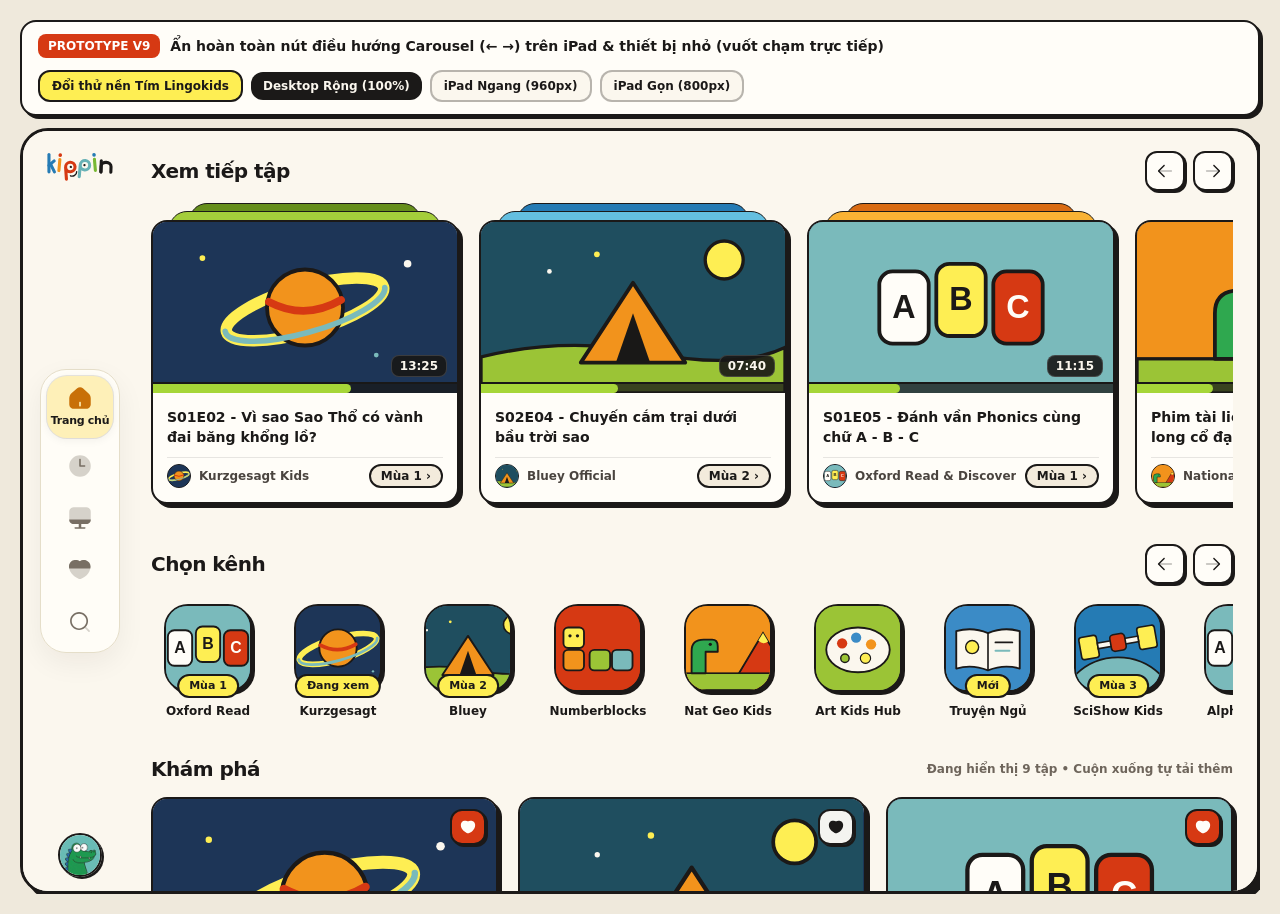
<file: kid-mode-prototype.html>
<!DOCTYPE html>
<html lang="vi">
<head>
  <meta charset="UTF-8" />
  <meta name="viewport" content="width=device-width, initial-scale=1.0" />
  <title>Kippin Kid Mode — Interactive Prototype V9 (Touch/iPad Clean Shelves — Hide Carousel Nav Arrows)</title>
  <style id="tw-precompiled">
*, ::before, ::after{--tw-border-spacing-x:0;--tw-border-spacing-y:0;--tw-translate-x:0;--tw-translate-y:0;--tw-rotate:0;--tw-skew-x:0;--tw-skew-y:0;--tw-scale-x:1;--tw-scale-y:1;--tw-pan-x: ;--tw-pan-y: ;--tw-pinch-zoom: ;--tw-scroll-snap-strictness:proximity;--tw-gradient-from-position: ;--tw-gradient-via-position: ;--tw-gradient-to-position: ;--tw-ordinal: ;--tw-slashed-zero: ;--tw-numeric-figure: ;--tw-numeric-spacing: ;--tw-numeric-fraction: ;--tw-ring-inset: ;--tw-ring-offset-width:0px;--tw-ring-offset-color:#fff;--tw-ring-color:rgb(59 130 246 / 0.5);--tw-ring-offset-shadow:0 0 #0000;--tw-ring-shadow:0 0 #0000;--tw-shadow:0 0 #0000;--tw-shadow-colored:0 0 #0000;--tw-blur: ;--tw-brightness: ;--tw-contrast: ;--tw-grayscale: ;--tw-hue-rotate: ;--tw-invert: ;--tw-saturate: ;--tw-sepia: ;--tw-drop-shadow: ;--tw-backdrop-blur: ;--tw-backdrop-brightness: ;--tw-backdrop-contrast: ;--tw-backdrop-grayscale: ;--tw-backdrop-hue-rotate: ;--tw-backdrop-invert: ;--tw-backdrop-opacity: ;--tw-backdrop-saturate: ;--tw-backdrop-sepia: ;--tw-contain-size: ;--tw-contain-layout: ;--tw-contain-paint: ;--tw-contain-style: }::backdrop{--tw-border-spacing-x:0;--tw-border-spacing-y:0;--tw-translate-x:0;--tw-translate-y:0;--tw-rotate:0;--tw-skew-x:0;--tw-skew-y:0;--tw-scale-x:1;--tw-scale-y:1;--tw-pan-x: ;--tw-pan-y: ;--tw-pinch-zoom: ;--tw-scroll-snap-strictness:proximity;--tw-gradient-from-position: ;--tw-gradient-via-position: ;--tw-gradient-to-position: ;--tw-ordinal: ;--tw-slashed-zero: ;--tw-numeric-figure: ;--tw-numeric-spacing: ;--tw-numeric-fraction: ;--tw-ring-inset: ;--tw-ring-offset-width:0px;--tw-ring-offset-color:#fff;--tw-ring-color:rgb(59 130 246 / 0.5);--tw-ring-offset-shadow:0 0 #0000;--tw-ring-shadow:0 0 #0000;--tw-shadow:0 0 #0000;--tw-shadow-colored:0 0 #0000;--tw-blur: ;--tw-brightness: ;--tw-contrast: ;--tw-grayscale: ;--tw-hue-rotate: ;--tw-invert: ;--tw-saturate: ;--tw-sepia: ;--tw-drop-shadow: ;--tw-backdrop-blur: ;--tw-backdrop-brightness: ;--tw-backdrop-contrast: ;--tw-backdrop-grayscale: ;--tw-backdrop-hue-rotate: ;--tw-backdrop-invert: ;--tw-backdrop-opacity: ;--tw-backdrop-saturate: ;--tw-backdrop-sepia: ;--tw-contain-size: ;--tw-contain-layout: ;--tw-contain-paint: ;--tw-contain-style: }/* ! tailwindcss v3.4.17 | MIT License | https://tailwindcss.com */*,::after,::before{box-sizing:border-box;border-width:0;border-style:solid;border-color:#e5e7eb}::after,::before{--tw-content:''}:host,html{line-height:1.5;-webkit-text-size-adjust:100%;-moz-tab-size:4;tab-size:4;font-family:ui-sans-serif, system-ui, sans-serif, "Apple Color Emoji", "Segoe UI Emoji", "Segoe UI Symbol", "Noto Color Emoji";font-feature-settings:normal;font-variation-settings:normal;-webkit-tap-highlight-color:transparent}body{margin:0;line-height:inherit}hr{height:0;color:inherit;border-top-width:1px}abbr:where([title]){-webkit-text-decoration:underline dotted;text-decoration:underline dotted}h1,h2,h3,h4,h5,h6{font-size:inherit;font-weight:inherit}a{color:inherit;text-decoration:inherit}b,strong{font-weight:bolder}code,kbd,pre,samp{font-family:ui-monospace, SFMono-Regular, Menlo, Monaco, Consolas, "Liberation Mono", "Courier New", monospace;font-feature-settings:normal;font-variation-settings:normal;font-size:1em}small{font-size:80%}sub,sup{font-size:75%;line-height:0;position:relative;vertical-align:baseline}sub{bottom:-.25em}sup{top:-.5em}table{text-indent:0;border-color:inherit;border-collapse:collapse}button,input,optgroup,select,textarea{font-family:inherit;font-feature-settings:inherit;font-variation-settings:inherit;font-size:100%;font-weight:inherit;line-height:inherit;letter-spacing:inherit;color:inherit;margin:0;padding:0}button,select{text-transform:none}button,input:where([type=button]),input:where([type=reset]),input:where([type=submit]){-webkit-appearance:button;background-color:transparent;background-image:none}:-moz-focusring{outline:auto}:-moz-ui-invalid{box-shadow:none}progress{vertical-align:baseline}::-webkit-inner-spin-button,::-webkit-outer-spin-button{height:auto}[type=search]{-webkit-appearance:textfield;outline-offset:-2px}::-webkit-search-decoration{-webkit-appearance:none}::-webkit-file-upload-button{-webkit-appearance:button;font:inherit}summary{display:list-item}blockquote,dd,dl,figure,h1,h2,h3,h4,h5,h6,hr,p,pre{margin:0}fieldset{margin:0;padding:0}legend{padding:0}menu,ol,ul{list-style:none;margin:0;padding:0}dialog{padding:0}textarea{resize:vertical}input::placeholder,textarea::placeholder{opacity:1;color:#9ca3af}[role=button],button{cursor:pointer}:disabled{cursor:default}audio,canvas,embed,iframe,img,object,svg,video{display:block;vertical-align:middle}img,video{max-width:100%;height:auto}[hidden]:where(:not([hidden=until-found])){display:none}.sr-only{position:absolute;width:1px;height:1px;padding:0;margin:-1px;overflow:hidden;clip:rect(0, 0, 0, 0);white-space:nowrap;border-width:0}.pointer-events-none{pointer-events:none}.pointer-events-auto{pointer-events:auto}.fixed{position:fixed}.absolute{position:absolute}.relative{position:relative}.inset-0{inset:0px}.inset-x-0{left:0px;right:0px}.inset-x-\[18px\]{left:18px;right:18px}.inset-x-\[38px\]{left:38px;right:38px}.inset-x-4{left:1rem;right:1rem}.-bottom-2{bottom:-0.5rem}.bottom-0{bottom:0px}.bottom-2\.5{bottom:0.625rem}.bottom-3\.5{bottom:0.875rem}.bottom-4{bottom:1rem}.left-1\/2{left:50%}.left-\[104px\]{left:104px}.right-2\.5{right:0.625rem}.top-0{top:0px}.top-2\.5{top:0.625rem}.top-\[8px\]{top:8px}.left-0{left:0px}.right-0{right:0px}.top-\[calc\(100\%\+8px\)\]{top:calc(100% + 8px)}.right-4{right:1rem}.top-14{top:3.5rem}.z-10{z-index:10}.z-30{z-index:30}.z-50{z-index:50}.z-40{z-index:40}.mx-auto{margin-left:auto;margin-right:auto}.my-auto{margin-top:auto;margin-bottom:auto}.mt-0\.5{margin-top:0.125rem}.mt-1{margin-top:0.25rem}.line-clamp-2{overflow:hidden;display:-webkit-box;-webkit-box-orient:vertical;-webkit-line-clamp:2}.block{display:block}.flex{display:flex}.inline-flex{display:inline-flex}.grid{display:grid}.hidden{display:none}.aspect-video{aspect-ratio:16 / 9}.h-10{height:2.5rem}.h-11{height:2.75rem}.h-12{height:3rem}.h-20{height:5rem}.h-24{height:6rem}.h-3\.5{height:0.875rem}.h-4{height:1rem}.h-6{height:1.5rem}.h-7{height:1.75rem}.h-8{height:2rem}.h-9{height:2.25rem}.h-\[11px\]{height:11px}.h-\[88px\]{height:88px}.h-auto{height:auto}.h-full{height:100%}.h-14{height:3.5rem}.h-2\.5{height:0.625rem}.h-5{height:1.25rem}.min-h-0{min-height:0px}.min-h-\[680px\]{min-height:680px}.min-h-\[480px\]{min-height:480px}.w-10{width:2.5rem}.w-11{width:2.75rem}.w-20{width:5rem}.w-24{width:6rem}.w-3\.5{width:0.875rem}.w-4{width:1rem}.w-52{width:13rem}.w-6{width:1.5rem}.w-7{width:1.75rem}.w-8{width:2rem}.w-9{width:2.25rem}.w-\[114px\]{width:114px}.w-\[285px\]{width:285px}.w-\[62px\]{width:62px}.w-\[68px\]{width:68px}.w-\[74px\]{width:74px}.w-\[88px\]{width:88px}.w-\[96px\]{width:96px}.w-full{width:100%}.w-2\/3{width:66.666667%}.w-5{width:1.25rem}.w-\[100px\]{width:100px}.w-\[58px\]{width:58px}.w-\[66px\]{width:66px}.min-w-0{min-width:0px}.max-w-7xl{max-width:80rem}.max-w-full{max-width:100%}.max-w-2xl{max-width:42rem}.flex-1{flex:1 1 0%}.shrink-0{flex-shrink:0}.-translate-x-1\/2{--tw-translate-x:-50%;transform:translate(var(--tw-translate-x), var(--tw-translate-y)) rotate(var(--tw-rotate)) skewX(var(--tw-skew-x)) skewY(var(--tw-skew-y)) scaleX(var(--tw-scale-x)) scaleY(var(--tw-scale-y))}.snap-x{scroll-snap-type:x var(--tw-scroll-snap-strictness)}.snap-start{scroll-snap-align:start}.grid-cols-1{grid-template-columns:repeat(1, minmax(0, 1fr))}.flex-row{flex-direction:row}.flex-col{flex-direction:column}.flex-wrap{flex-wrap:wrap}.items-start{align-items:flex-start}.items-center{align-items:center}.items-stretch{align-items:stretch}.justify-center{justify-content:center}.justify-between{justify-content:space-between}.gap-1{gap:0.25rem}.gap-1\.5{gap:0.375rem}.gap-2{gap:0.5rem}.gap-2\.5{gap:0.625rem}.gap-3{gap:0.75rem}.gap-3\.5{gap:0.875rem}.gap-4{gap:1rem}.gap-5{gap:1.25rem}.space-y-1\.5 > :not([hidden]) ~ :not([hidden]){--tw-space-y-reverse:0;margin-top:calc(0.375rem * calc(1 - var(--tw-space-y-reverse)));margin-bottom:calc(0.375rem * var(--tw-space-y-reverse))}.space-y-3 > :not([hidden]) ~ :not([hidden]){--tw-space-y-reverse:0;margin-top:calc(0.75rem * calc(1 - var(--tw-space-y-reverse)));margin-bottom:calc(0.75rem * var(--tw-space-y-reverse))}.space-y-3\.5 > :not([hidden]) ~ :not([hidden]){--tw-space-y-reverse:0;margin-top:calc(0.875rem * calc(1 - var(--tw-space-y-reverse)));margin-bottom:calc(0.875rem * var(--tw-space-y-reverse))}.space-y-4 > :not([hidden]) ~ :not([hidden]){--tw-space-y-reverse:0;margin-top:calc(1rem * calc(1 - var(--tw-space-y-reverse)));margin-bottom:calc(1rem * var(--tw-space-y-reverse))}.space-y-5 > :not([hidden]) ~ :not([hidden]){--tw-space-y-reverse:0;margin-top:calc(1.25rem * calc(1 - var(--tw-space-y-reverse)));margin-bottom:calc(1.25rem * var(--tw-space-y-reverse))}.space-y-7 > :not([hidden]) ~ :not([hidden]){--tw-space-y-reverse:0;margin-top:calc(1.75rem * calc(1 - var(--tw-space-y-reverse)));margin-bottom:calc(1.75rem * var(--tw-space-y-reverse))}.space-y-0\.5 > :not([hidden]) ~ :not([hidden]){--tw-space-y-reverse:0;margin-top:calc(0.125rem * calc(1 - var(--tw-space-y-reverse)));margin-bottom:calc(0.125rem * var(--tw-space-y-reverse))}.space-y-2 > :not([hidden]) ~ :not([hidden]){--tw-space-y-reverse:0;margin-top:calc(0.5rem * calc(1 - var(--tw-space-y-reverse)));margin-bottom:calc(0.5rem * var(--tw-space-y-reverse))}.space-y-2\.5 > :not([hidden]) ~ :not([hidden]){--tw-space-y-reverse:0;margin-top:calc(0.625rem * calc(1 - var(--tw-space-y-reverse)));margin-bottom:calc(0.625rem * var(--tw-space-y-reverse))}.space-y-6 > :not([hidden]) ~ :not([hidden]){--tw-space-y-reverse:0;margin-top:calc(1.5rem * calc(1 - var(--tw-space-y-reverse)));margin-bottom:calc(1.5rem * var(--tw-space-y-reverse))}.self-stretch{align-self:stretch}.overflow-hidden{overflow:hidden}.overflow-visible{overflow:visible}.overflow-x-auto{overflow-x:auto}.overflow-y-auto{overflow-y:auto}.scroll-smooth{scroll-behavior:smooth}.truncate{overflow:hidden;text-overflow:ellipsis;white-space:nowrap}.whitespace-nowrap{white-space:nowrap}.rounded-2xl{border-radius:1rem}.rounded-3xl{border-radius:1.5rem}.rounded-\[20px\]{border-radius:20px}.rounded-\[21px\]{border-radius:21px}.rounded-\[24px\]{border-radius:24px}.rounded-\[26px\]{border-radius:26px}.rounded-\[28px\]{border-radius:28px}.rounded-full{border-radius:9999px}.rounded-lg{border-radius:0.5rem}.rounded-xl{border-radius:0.75rem}.rounded-r-full{border-top-right-radius:9999px;border-bottom-right-radius:9999px}.rounded-t-\[18px\]{border-top-left-radius:18px;border-top-right-radius:18px}.border{border-width:1px}.border-2{border-width:2px}.border-\[1\.5px\]{border-width:1.5px}.border-\[2\.5px\]{border-width:2.5px}.border-\[3px\]{border-width:3px}.border-\[2px\]{border-width:2px}.border-b{border-bottom-width:1px}.border-t{border-top-width:1px}.border-t-\[2px\]{border-top-width:2px}.border-\[\#191817\]{--tw-border-opacity:1;border-color:rgb(25 24 23 / var(--tw-border-opacity, 1))}.border-\[\#1B1918\]{--tw-border-opacity:1;border-color:rgb(27 25 24 / var(--tw-border-opacity, 1))}.border-\[\#1B1918\]\/10{border-color:rgb(27 25 24 / 0.1)}.border-\[\#1B1918\]\/30{border-color:rgb(27 25 24 / 0.3)}.border-\[\#E5DEC9\]{--tw-border-opacity:1;border-color:rgb(229 222 201 / var(--tw-border-opacity, 1))}.border-white\/15{border-color:rgb(255 255 255 / 0.15)}.border-\[\#1B1918\]\/20{border-color:rgb(27 25 24 / 0.2)}.border-white\/10{border-color:rgb(255 255 255 / 0.1)}.border-white\/20{border-color:rgb(255 255 255 / 0.2)}.border-white\/30{border-color:rgb(255 255 255 / 0.3)}.bg-\[\#191817\]\/75{background-color:rgb(25 24 23 / 0.75)}.bg-\[\#191817\]\/90{background-color:rgb(25 24 23 / 0.9)}.bg-\[\#1B1918\]{--tw-bg-opacity:1;background-color:rgb(27 25 24 / var(--tw-bg-opacity, 1))}.bg-\[\#1D3557\]{--tw-bg-opacity:1;background-color:rgb(29 53 87 / var(--tw-bg-opacity, 1))}.bg-\[\#A6D638\]{--tw-bg-opacity:1;background-color:rgb(166 214 56 / var(--tw-bg-opacity, 1))}.bg-\[\#D63913\]{--tw-bg-opacity:1;background-color:rgb(214 57 19 / var(--tw-bg-opacity, 1))}.bg-\[\#EFE9DC\]{--tw-bg-opacity:1;background-color:rgb(239 233 220 / var(--tw-bg-opacity, 1))}.bg-\[\#F3EBDC\]{--tw-bg-opacity:1;background-color:rgb(243 235 220 / var(--tw-bg-opacity, 1))}.bg-\[\#F3EBDC\]\/80{background-color:rgb(243 235 220 / 0.8)}.bg-\[\#FBF7EE\]{--tw-bg-opacity:1;background-color:rgb(251 247 238 / var(--tw-bg-opacity, 1))}.bg-\[\#FEEE53\]{--tw-bg-opacity:1;background-color:rgb(254 238 83 / var(--tw-bg-opacity, 1))}.bg-\[\#FFFDF8\]{--tw-bg-opacity:1;background-color:rgb(255 253 248 / var(--tw-bg-opacity, 1))}.bg-\[\#FFFDF8\]\/95{background-color:rgb(255 253 248 / 0.95)}.bg-transparent{background-color:transparent}.bg-\[\#191817\]{--tw-bg-opacity:1;background-color:rgb(25 24 23 / var(--tw-bg-opacity, 1))}.bg-\[\#191817\]\/85{background-color:rgb(25 24 23 / 0.85)}.bg-\[\#242220\]{--tw-bg-opacity:1;background-color:rgb(36 34 32 / var(--tw-bg-opacity, 1))}.bg-\[\#262422\]{--tw-bg-opacity:1;background-color:rgb(38 36 34 / var(--tw-bg-opacity, 1))}.bg-\[\#7ABABB\]{--tw-bg-opacity:1;background-color:rgb(122 186 187 / var(--tw-bg-opacity, 1))}.bg-\[\#9BC436\]{--tw-bg-opacity:1;background-color:rgb(155 196 54 / var(--tw-bg-opacity, 1))}.bg-\[\#DCEEFB\]{--tw-bg-opacity:1;background-color:rgb(220 238 251 / var(--tw-bg-opacity, 1))}.bg-white\/20{background-color:rgb(255 255 255 / 0.2)}.object-cover{object-fit:cover}.p-1\.5{padding:0.375rem}.p-2{padding:0.5rem}.p-3{padding:0.75rem}.p-3\.5{padding:0.875rem}.p-4{padding:1rem}.p-5{padding:1.25rem}.p-2\.5{padding:0.625rem}.p-8{padding:2rem}.px-0\.5{padding-left:0.125rem;padding-right:0.125rem}.px-1{padding-left:0.25rem;padding-right:0.25rem}.px-2{padding-left:0.5rem;padding-right:0.5rem}.px-2\.5{padding-left:0.625rem;padding-right:0.625rem}.px-3{padding-left:0.75rem;padding-right:0.75rem}.px-3\.5{padding-left:0.875rem;padding-right:0.875rem}.px-4{padding-left:1rem;padding-right:1rem}.px-5{padding-left:1.25rem;padding-right:1.25rem}.py-0\.5{padding-top:0.125rem;padding-bottom:0.125rem}.py-1{padding-top:0.25rem;padding-bottom:0.25rem}.py-1\.5{padding-top:0.375rem;padding-bottom:0.375rem}.py-2{padding-top:0.5rem;padding-bottom:0.5rem}.py-2\.5{padding-top:0.625rem;padding-bottom:0.625rem}.py-3{padding-top:0.75rem;padding-bottom:0.75rem}.py-3\.5{padding-top:0.875rem;padding-bottom:0.875rem}.py-4{padding-top:1rem;padding-bottom:1rem}.pb-1{padding-bottom:0.25rem}.pb-2{padding-bottom:0.5rem}.pb-8{padding-bottom:2rem}.pl-3{padding-left:0.75rem}.pr-1{padding-right:0.25rem}.pr-4{padding-right:1rem}.pt-1\.5{padding-top:0.375rem}.pt-2\.5{padding-top:0.625rem}.pt-3{padding-top:0.75rem}.pt-\[17px\]{padding-top:17px}.pl-4{padding-left:1rem}.pr-2\.5{padding-right:0.625rem}.pl-3\.5{padding-left:0.875rem}.pb-24{padding-bottom:6rem}.text-left{text-align:left}.text-center{text-align:center}.text-\[11px\]{font-size:11px}.text-lg{font-size:1.125rem;line-height:1.75rem}.text-sm{font-size:0.875rem;line-height:1.25rem}.text-xl{font-size:1.25rem;line-height:1.75rem}.text-xs{font-size:0.75rem;line-height:1rem}.text-base{font-size:1rem;line-height:1.5rem}.font-bold{font-weight:700}.font-extrabold{font-weight:800}.uppercase{text-transform:uppercase}.leading-snug{line-height:1.375}.leading-tight{line-height:1.25}.tracking-tight{letter-spacing:-0.025em}.tracking-wider{letter-spacing:0.05em}.text-\[\#1B1918\]{--tw-text-opacity:1;color:rgb(27 25 24 / var(--tw-text-opacity, 1))}.text-\[\#4A443F\]{--tw-text-opacity:1;color:rgb(74 68 63 / var(--tw-text-opacity, 1))}.text-\[\#5C554E\]{--tw-text-opacity:1;color:rgb(92 85 78 / var(--tw-text-opacity, 1))}.text-\[\#6E655B\]{--tw-text-opacity:1;color:rgb(110 101 91 / var(--tw-text-opacity, 1))}.text-\[\#786F64\]{--tw-text-opacity:1;color:rgb(120 111 100 / var(--tw-text-opacity, 1))}.text-\[\#FBF7EE\]{--tw-text-opacity:1;color:rgb(251 247 238 / var(--tw-text-opacity, 1))}.text-\[\#FFFDF8\]{--tw-text-opacity:1;color:rgb(255 253 248 / var(--tw-text-opacity, 1))}.text-white{--tw-text-opacity:1;color:rgb(255 255 255 / var(--tw-text-opacity, 1))}.text-\[\#1D5B8C\]{--tw-text-opacity:1;color:rgb(29 91 140 / var(--tw-text-opacity, 1))}.text-\[\#7ABABB\]{--tw-text-opacity:1;color:rgb(122 186 187 / var(--tw-text-opacity, 1))}.text-\[\#D63913\]{--tw-text-opacity:1;color:rgb(214 57 19 / var(--tw-text-opacity, 1))}.text-\[\#FEEE53\]{--tw-text-opacity:1;color:rgb(254 238 83 / var(--tw-text-opacity, 1))}.antialiased{-webkit-font-smoothing:antialiased;-moz-osx-font-smoothing:grayscale}.placeholder-\[\#7A7267\]::placeholder{--tw-placeholder-opacity:1;color:rgb(122 114 103 / var(--tw-placeholder-opacity, 1))}.shadow-\[0_10px_28px_rgba\(27\2c 25\2c 24\2c 0\.06\)\]{--tw-shadow:0 10px 28px rgba(27,25,24,0.06);--tw-shadow-colored:0 10px 28px var(--tw-shadow-color);box-shadow:var(--tw-ring-offset-shadow, 0 0 #0000), var(--tw-ring-shadow, 0 0 #0000), var(--tw-shadow)}.shadow-\[0_2px_10px_rgba\(27\2c 25\2c 24\2c 0\.06\)\]{--tw-shadow:0 2px 10px rgba(27,25,24,0.06);--tw-shadow-colored:0 2px 10px var(--tw-shadow-color);box-shadow:var(--tw-ring-offset-shadow, 0 0 #0000), var(--tw-ring-shadow, 0 0 #0000), var(--tw-shadow)}.shadow-\[2px_2px_0_\#1B1918\]{--tw-shadow:2px 2px 0 #1B1918;--tw-shadow-colored:2px 2px 0 var(--tw-shadow-color);box-shadow:var(--tw-ring-offset-shadow, 0 0 #0000), var(--tw-ring-shadow, 0 0 #0000), var(--tw-shadow)}.shadow-\[3px_3px_0_\#1B1918\]{--tw-shadow:3px 3px 0 #1B1918;--tw-shadow-colored:3px 3px 0 var(--tw-shadow-color);box-shadow:var(--tw-ring-offset-shadow, 0 0 #0000), var(--tw-ring-shadow, 0 0 #0000), var(--tw-shadow)}.shadow-\[4px_4px_0_\#1B1918\]{--tw-shadow:4px 4px 0 #1B1918;--tw-shadow-colored:4px 4px 0 var(--tw-shadow-color);box-shadow:var(--tw-ring-offset-shadow, 0 0 #0000), var(--tw-ring-shadow, 0 0 #0000), var(--tw-shadow)}.shadow-\[5px_5px_0_\#1B1918\]{--tw-shadow:5px 5px 0 #1B1918;--tw-shadow-colored:5px 5px 0 var(--tw-shadow-color);box-shadow:var(--tw-ring-offset-shadow, 0 0 #0000), var(--tw-ring-shadow, 0 0 #0000), var(--tw-shadow)}.shadow-\[6px_6px_0_\#1B1918\]{--tw-shadow:6px 6px 0 #1B1918;--tw-shadow-colored:6px 6px 0 var(--tw-shadow-color);box-shadow:var(--tw-ring-offset-shadow, 0 0 #0000), var(--tw-ring-shadow, 0 0 #0000), var(--tw-shadow)}.shadow-\[3px_3px_0_\#000\]{--tw-shadow:3px 3px 0 #000;--tw-shadow-colored:3px 3px 0 var(--tw-shadow-color);box-shadow:var(--tw-ring-offset-shadow, 0 0 #0000), var(--tw-ring-shadow, 0 0 #0000), var(--tw-shadow)}.shadow-\[0_10px_30px_rgba\(27\2c 25\2c 24\2c 0\.12\)\]{--tw-shadow:0 10px 30px rgba(27,25,24,0.12);--tw-shadow-colored:0 10px 30px var(--tw-shadow-color);box-shadow:var(--tw-ring-offset-shadow, 0 0 #0000), var(--tw-ring-shadow, 0 0 #0000), var(--tw-shadow)}.ring-1{--tw-ring-offset-shadow:var(--tw-ring-inset) 0 0 0 var(--tw-ring-offset-width) var(--tw-ring-offset-color);--tw-ring-shadow:var(--tw-ring-inset) 0 0 0 calc(1px + var(--tw-ring-offset-width)) var(--tw-ring-color);box-shadow:var(--tw-ring-offset-shadow), var(--tw-ring-shadow), var(--tw-shadow, 0 0 #0000)}.ring-\[\#1B1918\]\/10{--tw-ring-color:rgb(27 25 24 / 0.1)}.backdrop-blur-sm{--tw-backdrop-blur:blur(4px);-webkit-backdrop-filter:var(--tw-backdrop-blur) var(--tw-backdrop-brightness) var(--tw-backdrop-contrast) var(--tw-backdrop-grayscale) var(--tw-backdrop-hue-rotate) var(--tw-backdrop-invert) var(--tw-backdrop-opacity) var(--tw-backdrop-saturate) var(--tw-backdrop-sepia);backdrop-filter:var(--tw-backdrop-blur) var(--tw-backdrop-brightness) var(--tw-backdrop-contrast) var(--tw-backdrop-grayscale) var(--tw-backdrop-hue-rotate) var(--tw-backdrop-invert) var(--tw-backdrop-opacity) var(--tw-backdrop-saturate) var(--tw-backdrop-sepia)}.backdrop-blur{--tw-backdrop-blur:blur(8px);-webkit-backdrop-filter:var(--tw-backdrop-blur) var(--tw-backdrop-brightness) var(--tw-backdrop-contrast) var(--tw-backdrop-grayscale) var(--tw-backdrop-hue-rotate) var(--tw-backdrop-invert) var(--tw-backdrop-opacity) var(--tw-backdrop-saturate) var(--tw-backdrop-sepia);backdrop-filter:var(--tw-backdrop-blur) var(--tw-backdrop-brightness) var(--tw-backdrop-contrast) var(--tw-backdrop-grayscale) var(--tw-backdrop-hue-rotate) var(--tw-backdrop-invert) var(--tw-backdrop-opacity) var(--tw-backdrop-saturate) var(--tw-backdrop-sepia)}.transition{transition-property:color, background-color, border-color, fill, stroke, opacity, box-shadow, transform, filter, -webkit-text-decoration-color, -webkit-backdrop-filter;transition-property:color, background-color, border-color, text-decoration-color, fill, stroke, opacity, box-shadow, transform, filter, backdrop-filter;transition-property:color, background-color, border-color, text-decoration-color, fill, stroke, opacity, box-shadow, transform, filter, backdrop-filter, -webkit-text-decoration-color, -webkit-backdrop-filter;transition-timing-function:cubic-bezier(0.4, 0, 0.2, 1);transition-duration:150ms}.transition-all{transition-property:all;transition-timing-function:cubic-bezier(0.4, 0, 0.2, 1);transition-duration:150ms}.transition-transform{transition-property:transform;transition-timing-function:cubic-bezier(0.4, 0, 0.2, 1);transition-duration:150ms}.duration-150{transition-duration:150ms}.focus-within\:ring-4:focus-within{--tw-ring-offset-shadow:var(--tw-ring-inset) 0 0 0 var(--tw-ring-offset-width) var(--tw-ring-offset-color);--tw-ring-shadow:var(--tw-ring-inset) 0 0 0 calc(4px + var(--tw-ring-offset-width)) var(--tw-ring-color);box-shadow:var(--tw-ring-offset-shadow), var(--tw-ring-shadow), var(--tw-shadow, 0 0 #0000)}.focus-within\:ring-\[\#FEEE53\]\/70:focus-within{--tw-ring-color:rgb(254 238 83 / 0.7)}.hover\:-translate-y-0\.5:hover{--tw-translate-y:-0.125rem;transform:translate(var(--tw-translate-x), var(--tw-translate-y)) rotate(var(--tw-rotate)) skewX(var(--tw-skew-x)) skewY(var(--tw-skew-y)) scaleX(var(--tw-scale-x)) scaleY(var(--tw-scale-y))}.hover\:scale-105:hover{--tw-scale-x:1.05;--tw-scale-y:1.05;transform:translate(var(--tw-translate-x), var(--tw-translate-y)) rotate(var(--tw-rotate)) skewX(var(--tw-skew-x)) skewY(var(--tw-skew-y)) scaleX(var(--tw-scale-x)) scaleY(var(--tw-scale-y))}.hover\:bg-\[\#F3EBDC\]:hover{--tw-bg-opacity:1;background-color:rgb(243 235 220 / var(--tw-bg-opacity, 1))}.hover\:bg-\[\#F3EBDC\]\/70:hover{background-color:rgb(243 235 220 / 0.7)}.hover\:bg-\[\#FEEE53\]:hover{--tw-bg-opacity:1;background-color:rgb(254 238 83 / var(--tw-bg-opacity, 1))}.hover\:bg-\[\#322F2C\]:hover{--tw-bg-opacity:1;background-color:rgb(50 47 44 / var(--tw-bg-opacity, 1))}.hover\:bg-\[\#F2931C\]:hover{--tw-bg-opacity:1;background-color:rgb(242 147 28 / var(--tw-bg-opacity, 1))}.hover\:text-\[\#1B1918\]:hover{--tw-text-opacity:1;color:rgb(27 25 24 / var(--tw-text-opacity, 1))}.hover\:text-\[\#D63913\]:hover{--tw-text-opacity:1;color:rgb(214 57 19 / var(--tw-text-opacity, 1))}.focus\:outline-none:focus{outline:2px solid transparent;outline-offset:2px}.group:hover .group-hover\:-translate-y-0\.5{--tw-translate-y:-0.125rem;transform:translate(var(--tw-translate-x), var(--tw-translate-y)) rotate(var(--tw-rotate)) skewX(var(--tw-skew-x)) skewY(var(--tw-skew-y)) scaleX(var(--tw-scale-x)) scaleY(var(--tw-scale-y))}.group:hover .group-hover\:-translate-y-1{--tw-translate-y:-0.25rem;transform:translate(var(--tw-translate-x), var(--tw-translate-y)) rotate(var(--tw-rotate)) skewX(var(--tw-skew-x)) skewY(var(--tw-skew-y)) scaleX(var(--tw-scale-x)) scaleY(var(--tw-scale-y))}.group:hover .group-hover\:scale-105{--tw-scale-x:1.05;--tw-scale-y:1.05;transform:translate(var(--tw-translate-x), var(--tw-translate-y)) rotate(var(--tw-rotate)) skewX(var(--tw-skew-x)) skewY(var(--tw-skew-y)) scaleX(var(--tw-scale-x)) scaleY(var(--tw-scale-y))}.group:hover .group-hover\:scale-\[1\.03\]{--tw-scale-x:1.03;--tw-scale-y:1.03;transform:translate(var(--tw-translate-x), var(--tw-translate-y)) rotate(var(--tw-rotate)) skewX(var(--tw-skew-x)) skewY(var(--tw-skew-y)) scaleX(var(--tw-scale-x)) scaleY(var(--tw-scale-y))}.group:hover .group-hover\:bg-\[\#FEEE53\]{--tw-bg-opacity:1;background-color:rgb(254 238 83 / var(--tw-bg-opacity, 1))}@media (min-width: 640px){.sm\:h-12{height:3rem}.sm\:w-64{width:16rem}.sm\:w-\[104px\]{width:104px}.sm\:w-\[308px\]{width:308px}.sm\:w-\[66px\]{width:66px}.sm\:p-5{padding:1.25rem}.sm\:px-6{padding-left:1.5rem;padding-right:1.5rem}.sm\:py-5{padding-top:1.25rem;padding-bottom:1.25rem}.sm\:pl-3\.5{padding-left:0.875rem}.sm\:text-base{font-size:1rem;line-height:1.5rem}.sm\:text-sm{font-size:0.875rem;line-height:1.25rem}.sm\:text-xl{font-size:1.25rem;line-height:1.75rem}.sm\:text-lg{font-size:1.125rem;line-height:1.75rem}}@media (min-width: 768px){.md\:inline-flex{display:inline-flex}.md\:h-\[760px\]{height:760px}}@media (min-width: 1024px){.lg\:col-span-2{grid-column:span 2 / span 2}.lg\:grid-cols-3{grid-template-columns:repeat(3, minmax(0, 1fr))}}
</style>
  <style>
    html, body { max-inline-size: 100%; overflow-x: clip; }
    [hidden] { display: none !important; }
    input[type="search"]::-webkit-search-cancel-button,
    input[type="search"]::-webkit-search-decoration { -webkit-appearance: none; appearance: none; }
    #main-scroll { container: stage / inline-size; overscroll-behavior: contain; }
    .clamp-1 {
      display: -webkit-box;
      -webkit-line-clamp: 1;
      -webkit-box-orient: vertical;
      line-clamp: 1;
      overflow: clip;
    }
    .clamp-2 {
      display: -webkit-box;
      -webkit-line-clamp: 2;
      -webkit-box-orient: vertical;
      line-clamp: 2;
      overflow: clip;
    }
    .episode-grid {
      display: grid;
      grid-template-columns: repeat(auto-fill, minmax(min(100%, 260px), 1fr));
      gap: 1.25rem;
    }
    .channel-grid {
      display: grid;
      grid-template-columns: 1fr;
      gap: 1rem;
    }
    @media (min-width: 640px) {
      .channel-grid { grid-template-columns: repeat(2, minmax(0, 1fr)); }
    }
    @supports (container-type: inline-size) {
      @media (min-width: 640px) {
        .channel-grid { grid-template-columns: 1fr; }
      }
      @container stage (min-width: 520px) {
        .episode-grid { grid-template-columns: repeat(2, minmax(0, 1fr)); }
        .channel-grid { grid-template-columns: repeat(2, minmax(0, 1fr)); }
      }
      @container stage (min-width: 920px) {
        .episode-grid { grid-template-columns: repeat(3, minmax(0, 1fr)); }
        .channel-grid { grid-template-columns: repeat(3, minmax(0, 1fr)); }
      }
    }
    .avatar-kroko { display: inline-block; background-image: url("[data-uri]"); background-size: cover; background-position: center; }
    .avatar-cat { display: inline-block; background-image: url("[data-uri]"); background-size: cover; background-position: center; }
    .kippin-card { position: relative; }
    .kippin-card .card-link::after { content: ""; position: absolute; inset: 0; }
    .carousel-nav-btns { display: none; }
    @media (hover: hover) and (pointer: fine) and (min-width: 1025px) {
      .carousel-nav-btns { display: flex; }
    }
    @supports (container-type: inline-size) {
      @container stage (max-width: 900px) {
        .carousel-nav-btns { display: none !important; }
      }
    }
    #device-shell[data-sim-vp="ipad"] .carousel-nav-btns,
    #device-shell[data-sim-vp="compact"] .carousel-nav-btns,
    #device-shell[data-sim-vp="fit-ipad"] .carousel-nav-btns,
    #device-shell[data-sim-vp="mobile-native"] .carousel-nav-btns {
      display: none !important;
    }
    .no-scrollbar::-webkit-scrollbar { display: none; }
    .no-scrollbar { -ms-overflow-style: none; scrollbar-width: none; }
    .lingo-theme #app-surface, .lingo-theme #mobile-mini-bar { background: #19184B !important; color: #FFFFFF !important; border-color: rgba(255,255,255,0.14) !important; }
    .lingo-theme #dock-capsule { background: rgba(38,36,110,0.94) !important; border-color: rgba(255,255,255,0.14) !important; }
    .lingo-theme .dock-btn:not(.is-active) { color: rgba(255,255,255,0.72) !important; }
    .lingo-theme .dock-btn:not(.is-active):hover { background: rgba(255,255,255,0.1) !important; color: #FFFFFF !important; }
    .lingo-theme .ch-label { color: #FFFFFF !important; }
  </style>
</head>
<body class="bg-[#EFE9DC] text-[#1B1918] antialiased p-3 sm:p-5">
  <!-- Embedded KeenIcons + V22 Flat Gouache Vector Scenes -->
  <svg width="0" height="0" style="display:none;position:absolute;width:0;height:0;overflow:hidden" aria-hidden="true">
    <symbol id="ki-home-2" viewBox="0 0 1024 1024"><path d="M157.805 300.682l233.686-201.153c33.536-29.76 76.819-46.196 121.653-46.196 44.838 0 88.119 16.435 121.655 46.196l232.311 204.361c32.636 28.564 58.769 63.796 76.634 103.318 17.86 39.521 27.042 82.414 26.923 125.784v257.058c-0.845 48.209-20.651 94.144-55.13 127.851-34.479 33.711-80.853 52.471-129.071 52.224h-549.85c-48.61 0-95.229-19.311-129.601-53.683s-53.682-80.99-53.682-129.6v-259.806c0.236-42.999 9.683-85.453 27.703-124.499 18.021-39.045 44.198-73.776 76.768-101.855z" fill="currentColor" fill-opacity="0.3"/><path d="M511.543 871.633c-9.114 0-17.856-3.622-24.303-10.065-6.443-6.447-10.065-15.185-10.065-24.299v-131.051c0-9.114 3.622-17.856 10.065-24.299 6.447-6.447 15.189-10.065 24.303-10.065s17.856 3.618 24.299 10.065c6.447 6.443 10.065 15.185 10.065 24.299v131.051c0 9.114-3.618 17.852-10.065 24.299-6.443 6.443-15.185 10.065-24.299 10.065z" fill="currentColor"/></symbol><symbol id="kis-home-2" viewBox="0 0 1024 1024"><path d="M868.028 305.11l-232.311-204.361c-33.796-29.214-76.979-45.291-121.655-45.291-44.672 0-87.855 16.076-121.653 45.291l-233.686 201.153c-33.088 28.296-59.645 63.432-77.84 102.985s-27.593 82.583-27.548 126.121l0.916 257.054c0.603 48.209 20.179 94.242 54.486 128.124 34.307 33.877 80.582 52.873 128.798 52.868h549.85c48.060 0.009 94.199-18.863 128.478-52.544 34.283-33.681 53.965-79.479 54.805-127.531v-257.058c-0.090-42.914-9.284-85.321-26.978-124.42s-43.482-73.997-75.661-102.391zM547.281 838.464c0 9.114-3.618 17.856-10.065 24.299-6.443 6.447-15.185 10.065-24.299 10.065s-17.856-3.618-24.303-10.065c-6.443-6.443-10.065-15.185-10.065-24.299v-131.046c0-9.114 3.622-17.856 10.065-24.303 6.447-6.443 15.189-10.065 24.303-10.065s17.856 3.622 24.299 10.065c6.447 6.447 10.065 15.189 10.065 24.303v131.046z" fill="currentColor"/></symbol><symbol id="ki-screen" viewBox="0 0 1024 1024"><path d="M783.531 53.333h-543.061c-103.352 0-187.136 83.784-187.136 187.136v344.457c0 103.356 83.784 187.136 187.136 187.136h543.061c103.351 0 187.136-83.78 187.136-187.136v-344.457c0-103.352-83.785-187.136-187.136-187.136z" fill="currentColor" fill-opacity="0.3"/><path d="M53.335 583.548v-10.091h917.335v10.091c0.243 49.677-19.226 97.421-54.135 132.757-34.91 35.341-82.411 55.394-132.083 55.757h-544.898c-49.673-0.363-97.175-20.416-132.085-55.757-34.91-35.337-54.378-83.081-54.134-132.757zM565.662 772.062h-107.789v129.813h-144.473c-9.123 0-17.873 3.622-24.324 10.074s-10.076 15.202-10.076 24.324c0 9.126 3.625 17.873 10.076 24.329 6.451 6.451 15.201 10.074 24.324 10.074h397.205c9.122 0 17.873-3.622 24.324-10.074 6.451-6.455 10.078-15.202 10.078-24.329 0-9.122-3.627-17.873-10.078-24.324s-15.202-10.074-24.324-10.074h-144.943v-129.813z" fill="currentColor"/></symbol><symbol id="kis-screen" viewBox="0 0 1024 1024"><path d="M783.531 52.479h-543.061c-49.632 0-97.231 19.716-132.325 54.811s-54.811 82.694-54.811 132.325v344.457c0 24.576 4.841 48.909 14.245 71.616 9.405 22.703 23.189 43.332 40.566 60.71 35.095 35.093 82.694 54.81 132.325 54.81h217.408v131.639h-144.48c-9.123 0-17.873 3.622-24.324 10.074s-10.076 15.202-10.076 24.324c0 9.126 3.624 17.873 10.076 24.324s15.201 10.078 24.324 10.078h397.207c9.122 0 17.873-3.627 24.324-10.078s10.074-15.198 10.074-24.324c0-9.122-3.622-17.873-10.074-24.324s-15.202-10.074-24.324-10.074h-144.482v-131.639h217.408c24.576 0 48.909-4.838 71.612-14.242 22.707-9.404 43.337-23.189 60.715-40.567s31.159-38.007 40.563-60.71c9.408-22.707 14.246-47.040 14.246-71.616v-344.457c0-49.632-19.716-97.231-54.81-132.325-35.098-35.095-82.697-54.811-132.326-54.811z" fill="currentColor"/></symbol><symbol id="ki-time" viewBox="0 0 1024 1024"><path d="M512 970.667c253.316 0 458.667-205.35 458.667-458.667 0-253.315-205.35-458.667-458.667-458.667-253.315 0-458.667 205.352-458.667 458.667 0 253.316 205.352 458.667 458.667 458.667z" fill="currentColor" fill-opacity="0.3"/><path d="M706.931 546.398h-194.931c-9.088-0.119-17.766-3.785-24.196-10.21-6.426-6.426-10.086-15.104-10.206-24.192v-275.2c0-9.123 3.627-17.873 10.078-24.324s15.198-10.076 24.324-10.076c9.122 0 17.873 3.625 24.324 10.076s10.074 15.201 10.074 24.324v241.719h160.533c9.126 0 17.873 3.622 24.324 10.074s10.078 15.202 10.078 24.324c0 9.122-3.627 17.873-10.078 24.324s-15.198 10.078-24.324 10.078v-0.917z" fill="currentColor"/></symbol><symbol id="kis-time" viewBox="0 0 1024 1024"><path d="M512 53.333c-90.716 0-179.394 26.9-254.822 77.299s-134.216 122.033-168.931 205.843c-34.715 83.811-43.799 176.032-26.101 265.005s61.382 170.701 125.527 234.846c64.145 64.145 145.872 107.827 234.845 125.525 88.974 17.698 181.193 8.614 265.004-26.099 83.814-34.714 155.447-93.504 205.845-168.93 50.398-75.43 77.299-164.109 77.299-254.822 0-60.233-11.866-119.876-34.914-175.524s-56.836-106.211-99.426-148.802c-42.59-42.591-93.154-76.376-148.804-99.427-55.646-23.050-115.29-34.914-175.522-34.914zM695.467 545.941h-183.467c-9.246 0-18.112-3.674-24.649-10.21s-10.21-15.403-10.21-24.649v-257.771c0-9.245 3.674-18.112 10.21-24.649s15.403-10.21 24.649-10.21c9.246 0 18.112 3.673 24.649 10.21s10.21 15.404 10.21 24.649v223.829h148.608c9.246 0 18.112 3.674 24.649 10.21s10.21 15.403 10.21 24.649c0 9.246-3.674 18.112-10.21 24.649s-15.403 10.21-24.649 10.21v-0.917z" fill="currentColor"/></symbol><symbol id="ki-heart" viewBox="0 0 1024 1024"><path d="M777.707 101.693c-42.129-14.702-87.061-19.587-131.366-14.283s-86.814 20.657-124.284 44.889c-6.089 3.989-13.205 6.114-20.48 6.114s-14.396-2.125-20.48-6.114c-34.415-22.21-73.12-36.934-113.596-43.214s-81.822-3.979-121.351 6.757c-58.43 15.511-110.080 49.934-146.884 97.894s-56.692 106.756-56.557 167.21c-4.501 311.464 317.765 481.597 424.436 530.207 10.829 4.941 22.532 7.684 34.432 8.068 11.895 0.388 23.753-1.591 34.88-5.815 106.223-40.96 417.685-188.591 423.539-536.061-0.794-56.092-18.667-110.609-51.234-156.285s-78.285-80.338-131.055-99.367z" fill="currentColor" fill-opacity="0.3"/><path d="M777.715 101.693c-42.129-14.702-87.061-19.587-131.366-14.283s-86.814 20.657-124.284 44.889c-6.084 3.988-13.205 6.114-20.48 6.114s-14.396-2.125-20.48-6.114c-34.415-22.21-73.12-36.934-113.596-43.214s-81.822-3.979-121.351 6.757c-58.43 15.511-110.080 49.934-146.884 97.894s-56.692 106.756-56.557 167.21c-0.237 30.22 2.628 60.384 8.552 90.019h900.181c5.734-30.877 8.597-62.217 8.555-93.62-0.794-56.092-18.662-110.609-51.234-156.285-32.567-45.676-78.285-80.338-131.055-99.367z" fill="currentColor"/></symbol><symbol id="kis-heart" viewBox="0 0 1024 1024"><path d="M970.667 376.99c-5.85 347.473-315.063 495.099-423.535 536.059-11.132 4.228-22.985 6.204-34.884 5.815-11.895-0.384-23.599-3.127-34.432-8.068-106.671-48.606-428.937-218.743-424.436-530.206-0.234-60.531 19.607-119.431 56.42-167.482s88.517-82.541 147.022-98.071c39.56-10.67 80.923-12.899 121.4-6.54s79.165 21.161 113.546 43.447c6.089 3.988 13.205 6.113 20.48 6.113 7.279 0 14.396-2.125 20.48-6.113 37.504-24.157 80.034-39.431 124.339-44.657 44.301-5.226 89.216-0.266 131.311 14.501 52.702 19.002 98.368 53.596 130.931 99.183s50.475 100.005 51.358 156.020z" fill="currentColor"/></symbol><symbol id="ki-magnifier" viewBox="0 0 1024 1024"><path d="M702.665 702.665c14.161-14.165 37.124-14.165 51.29 0l170.667 170.667c14.161 14.161 14.161 37.124 0 51.29-14.165 14.161-37.129 14.161-51.29 0l-170.667-170.667c-14.165-14.165-14.165-37.129 0-51.29z" fill="currentColor" fill-opacity="0.3"/><path d="M856.311 472.311c0 212.079-171.921 384-384 384-212.076 0-383.999-171.921-383.999-384 0-212.076 171.923-383.999 383.999-383.999 212.079 0 384 171.923 384 383.999zM159.482 472.311c0 172.774 140.059 312.832 312.829 312.832 172.774 0 312.832-140.058 312.832-312.832 0-172.771-140.058-312.829-312.832-312.829-172.771 0-312.829 140.059-312.829 312.829z" fill="currentColor"/></symbol><symbol id="kis-magnifier" viewBox="0 0 1024 1024"><path d="M936.73 844.079l-143.117-133.751c60.821-81.075 88.939-182.050 78.78-282.889-10.159-100.841-57.856-194.176-133.628-261.488s-174.076-103.68-275.409-101.888c-101.335 1.792-198.294 41.612-271.637 111.56s-117.711 164.911-124.301 266.045c-6.589 101.137 25.082 201.054 88.728 279.927s154.619 130.94 254.864 145.865c100.247 14.925 202.438-8.38 286.304-65.289l147.127 139.546c12.228 11.179 28.028 17.655 44.582 18.278 9.152 0.077 18.219-1.788 26.598-5.478 8.375-3.691 15.876-9.114 21.999-15.919 6.195-6.238 11.093-13.645 14.404-21.79 3.315-8.145 4.979-16.866 4.894-25.655-0.081-8.794-1.907-17.481-5.376-25.562-3.465-8.081-8.499-15.394-14.814-21.513zM469.935 751.343c-56.398-0.085-111.503-16.887-158.359-48.273s-83.359-75.955-104.9-128.077c-21.541-52.117-27.154-109.453-16.13-164.763 11.024-55.309 38.191-106.11 78.069-145.989s90.68-67.045 145.988-78.069c55.31-11.024 112.646-5.411 164.763 16.131 52.122 21.541 96.691 58.045 128.077 104.9 31.39 46.855 48.188 101.961 48.273 158.359 0 37.53-7.39 74.692-21.751 109.363s-35.413 66.176-61.952 92.715c-26.539 26.539-58.039 47.59-92.715 61.952-34.671 14.362-71.834 21.751-109.363 21.751z" fill="currentColor"/></symbol><symbol id="ki-cross-circle" viewBox="0 0 1024 1024"><path d="M512 981.333c259.204 0 469.333-210.129 469.333-469.333 0-259.206-210.129-469.333-469.333-469.333-259.206 0-469.333 210.128-469.333 469.333 0 259.204 210.128 469.333 469.333 469.333z" fill="currentColor" fill-opacity="0.3"/><path d="M578.176 512.009l132.821-132.823c4.915-4.207 8.905-9.385 11.721-15.208 2.82-5.823 4.403-12.165 4.651-18.629 0.252-6.464-0.841-12.909-3.2-18.932s-5.935-11.493-10.509-16.067c-4.574-4.574-10.044-8.153-16.068-10.512s-12.467-3.449-18.931-3.199c-6.464 0.25-12.804 1.833-18.628 4.65s-10.999 6.807-15.211 11.721l-132.821 132.823-132.819-132.823c-8.979-7.689-20.528-11.707-32.34-11.25s-23.017 5.353-31.375 13.711c-8.359 8.358-13.255 19.564-13.712 31.375s3.562 23.361 11.251 32.34l132.819 132.823-132.819 132.821c-8.742 8.794-13.648 20.689-13.648 33.088s4.907 24.294 13.648 33.088c8.794 8.738 20.689 13.645 33.088 13.645s24.294-4.907 33.088-13.645l132.819-132.821 132.821 132.821c8.794 8.738 20.689 13.645 33.088 13.645 12.403 0 24.294-4.907 33.088-13.645 8.742-8.794 13.649-20.689 13.649-33.088s-4.907-24.294-13.649-33.088l-132.821-132.821z" fill="currentColor"/></symbol><symbol id="kis-cross-circle" viewBox="0 0 1024 1024"><path d="M981.333 512c0 92.826-27.524 183.565-79.095 260.749-51.571 77.18-124.873 137.335-210.633 172.86-85.76 35.52-180.126 44.817-271.168 26.705-91.042-18.108-174.669-62.81-240.306-128.444-65.638-65.638-110.337-149.265-128.446-240.307s-8.815-185.409 26.708-271.169c35.523-85.76 95.678-159.059 172.86-210.63s167.922-79.097 260.748-79.097c61.632 0 122.662 12.14 179.605 35.726s108.681 58.157 152.265 101.739c43.58 43.582 78.153 95.321 101.739 152.263s35.725 117.974 35.725 179.606zM578.176 512l132.821-132.821c8.836-8.776 13.828-20.702 13.871-33.157s-4.86-24.416-13.636-33.254c-8.777-8.838-20.702-13.827-33.156-13.871s-24.418 4.861-33.254 13.637l-132.821 133.291-132.821-130.475c-8.794-8.742-20.689-13.648-33.088-13.648s-24.294 4.906-33.088 13.648c-8.741 8.794-13.648 20.689-13.648 33.088s4.907 24.294 13.648 33.088l132.821 132.821-133.291 129.536c-8.741 8.794-13.648 20.689-13.648 33.088s4.907 24.294 13.648 33.088c8.794 8.742 20.689 13.649 33.088 13.649s24.294-4.907 33.088-13.649l133.291-132.821 132.352 132.821c4.343 4.378 9.51 7.855 15.198 10.231 5.692 2.381 11.793 3.618 17.958 3.639s12.279-1.169 17.984-3.511c5.705-2.338 10.893-5.781 15.27-10.125s7.855-9.51 10.231-15.198c2.381-5.692 3.618-11.793 3.639-17.958s-1.169-12.279-3.511-17.984c-2.338-5.705-5.781-10.893-10.125-15.27l-132.821-131.883z" fill="currentColor"/></symbol><symbol id="ki-element-11" viewBox="0 0 1024 1024"><path d="M143.296 64h221.76c43.794 0 79.296 35.52 79.296 79.336v221.871c0 43.816-35.502 79.337-79.296 79.337h-221.76c-43.794 0-79.296-35.521-79.296-79.337v-221.871c0-43.816 35.502-79.336 79.296-79.336zM658.487 579.456h221.76c43.797 0 79.296 35.52 79.296 79.339v221.871c0 43.814-35.499 79.334-79.296 79.334h-221.76c-43.793 0-79.296-35.52-79.296-79.334v-221.871c0-43.819 35.503-79.339 79.296-79.339z" fill="currentColor"/><path d="M658.935 64h221.76c43.797 0 79.296 35.52 79.296 79.336v221.871c0 43.816-35.499 79.337-79.296 79.337h-221.76c-43.793 0-79.296-35.521-79.296-79.337v-221.871c0-43.816 35.503-79.336 79.296-79.336zM143.296 579.456h221.76c43.794 0 79.296 35.52 79.296 79.339v221.871c0 43.814-35.502 79.334-79.296 79.334h-221.76c-43.794 0-79.296-35.52-79.296-79.334v-221.871c0-43.819 35.502-79.339 79.296-79.339z" fill="currentColor" fill-opacity="0.3"/></symbol><symbol id="kis-element-11" viewBox="0 0 1024 1024"><path d="M372.053 448h-213.333c-19.657-0.555-38.322-8.755-52.027-22.86-13.705-14.103-21.367-32.995-21.36-52.66v-213.333c0.446-19.732 8.599-38.505 22.714-52.301s33.070-21.518 52.806-21.513h213.333c20.029 0 39.238 7.956 53.402 22.119 14.161 14.163 22.118 33.372 22.118 53.401v213.333c-0.222 9.955-2.406 19.768-6.438 28.874-4.028 9.106-9.818 17.327-17.033 24.186-7.217 6.861-15.72 12.228-25.018 15.787-9.299 3.563-19.21 5.248-29.164 4.966zM938.667 372.48v-213.333c-0.448-19.732-8.597-38.505-22.716-52.301-14.114-13.796-33.067-21.518-52.804-21.513h-213.333c-20.028 0-39.236 7.956-53.402 22.119-14.161 14.163-22.118 33.372-22.118 53.401v213.333c0 20.029 7.957 39.238 22.118 53.402 14.165 14.161 33.374 22.118 53.402 22.118h213.333c10.061 0.004 20.023-2.005 29.299-5.909 9.276-3.9 17.677-9.617 24.713-16.811s12.565-15.721 16.256-25.082c3.695-9.36 5.478-19.365 5.252-29.425zM938.667 863.147v-213.333c0-20.028-7.957-39.236-22.118-53.402-14.165-14.161-33.374-22.118-53.402-22.118h-211.627c-20.028 0-39.236 7.957-53.402 22.118-14.161 14.165-22.118 33.374-22.118 53.402v213.333c0 20.028 7.957 39.236 22.118 53.402 14.165 14.161 33.374 22.118 53.402 22.118h211.2c9.954 0.055 19.819-1.856 29.030-5.628 9.212-3.767 17.587-9.323 24.644-16.341 7.061-7.019 12.659-15.36 16.482-24.55s5.79-19.046 5.79-29.001zM448 863.147v-213.333c-0.448-19.806-8.661-38.643-22.866-52.45-14.207-13.807-33.27-21.478-53.081-21.363h-213.333c-19.657 0.555-38.322 8.755-52.027 22.861-13.705 14.101-21.367 32.994-21.36 52.659v213.333c0.446 19.733 8.599 38.507 22.714 52.301s33.070 21.517 52.806 21.513h213.333c19.657-0.555 38.322-8.755 52.027-22.861 13.705-14.101 21.368-32.994 21.36-52.659h0.427z" fill="currentColor"/></symbol><symbol id="ki-book-open" viewBox="0 0 1024 1024"><path d="M970.633 715.891c0.209 19.136-6.353 37.73-18.522 52.497-12.169 14.771-29.163 24.768-47.983 28.228-123.537 20.070-243.166 59.379-354.534 116.497-24.098 9.886-51.123 9.886-75.221 0-111.143-56.491-229.976-96.358-352.7-118.332-19.118-3.157-36.489-13.013-49.009-27.802s-19.372-33.545-19.331-52.924v-569.183c-0.002-11.89 2.563-23.64 7.522-34.447s12.193-20.414 21.208-28.166c9.015-7.753 19.599-13.466 31.026-16.75s23.43-4.061 35.185-2.277c114.904 17.53 225.51 56.422 326.098 114.662 11.264 7.086 24.303 10.846 37.611 10.846s26.347-3.76 37.611-10.846c100.279-58.129 210.065-98.037 324.262-117.873 11.883-1.997 24.055-1.384 35.674 1.796 11.622 3.18 22.409 8.851 31.616 16.619s16.614 17.447 21.709 28.365c5.090 10.918 7.744 22.813 7.778 34.86v574.228z" fill="currentColor" fill-opacity="0.3"/><path d="M873.856 60.023c-114.202 19.836-223.983 59.743-324.262 117.873-11.354 6.85-24.35 10.495-37.611 10.549v733.838c12.928 0.41 25.783-2.099 37.611-7.334 111.364-57.118 230.997-96.427 354.534-116.497 19.14-3.507 36.382-13.773 48.589-28.928 12.207-15.151 18.564-34.185 17.916-53.632v-574.228c-0.034-12.047-2.688-23.942-7.778-34.86-5.094-10.918-12.501-20.597-21.709-28.365s-19.998-13.439-31.616-16.619c-11.618-3.18-23.791-3.793-35.674-1.796zM316.585 352.182h-104.113c-9.123 0-17.872-3.624-24.323-10.075s-10.075-15.2-10.075-24.324c0-9.123 3.625-17.872 10.075-24.323s15.2-10.075 24.323-10.075h104.113c9.123 0 17.873 3.624 24.324 10.075s10.075 15.2 10.075 24.323c0 9.123-3.624 17.873-10.075 24.324s-15.2 10.075-24.324 10.075zM213.86 489.779h137.595c9.123 0 17.873-3.627 24.323-10.078s10.075-15.198 10.075-24.324c0-9.122-3.624-17.873-10.075-24.32-6.451-6.453-15.2-10.077-24.323-10.077h-137.595c-9.123 0-17.873 3.625-24.324 10.077-6.451 6.447-10.075 15.198-10.075 24.32 0 9.126 3.624 17.873 10.075 24.324s15.2 10.078 24.324 10.078z" fill="currentColor"/></symbol><symbol id="kis-book-open" viewBox="0 0 1024 1024"><path d="M477.598 204.361h-3.209c-100.497-58.724-211.111-98.085-326.112-116.042-11.756-1.783-23.758-1.007-35.185 2.277s-22.011 8.998-31.027 16.75c-9.015 7.753-16.25 17.361-21.209 28.168s-7.525 22.557-7.523 34.447v569.201c-0.041 19.379 6.811 38.14 19.331 52.928s29.892 24.64 49.010 27.797c122.727 21.978 241.565 61.845 352.715 118.336h3.209v-733.862zM212.49 309.395h104.117c9.123 0 17.873 3.624 24.324 10.075s10.076 15.201 10.076 24.324c0 9.123-3.625 17.873-10.076 24.324s-15.201 10.076-24.324 10.076h-104.117c-9.123 0-17.873-3.625-24.324-10.076s-10.075-15.201-10.075-24.324c0-9.123 3.624-17.873 10.075-24.324s15.201-10.075 24.324-10.075zM350.089 515.793h-137.6c-4.517 0-8.99-0.887-13.164-2.62-4.174-1.728-7.966-4.262-11.16-7.454-3.194-3.196-5.728-6.989-7.457-11.162s-2.618-8.644-2.618-13.163c0-4.518 0.89-8.99 2.618-13.167 1.729-4.173 4.263-7.966 7.457-11.157 3.194-3.196 6.987-5.73 11.16-7.458s8.647-2.62 13.164-2.62h137.6c9.123 0 17.873 3.627 24.324 10.078s10.075 15.198 10.075 24.324c0 9.122-3.624 17.873-10.075 24.324s-15.201 10.074-24.324 10.074zM970.662 166.75v574.246c0.205 19.136-6.353 37.73-18.522 52.501s-29.163 24.768-47.987 28.224c-123.541 20.075-243.174 59.388-354.547 116.501h-3.209v-733.862h3.209c100.284-58.132 210.074-98.040 324.275-117.877 11.767-1.98 23.825-1.4 35.349 1.701 11.52 3.101 22.242 8.649 31.424 16.267 9.186 7.618 16.623 17.126 21.798 27.877 5.18 10.751 7.979 22.492 8.209 34.422z" fill="currentColor"/></symbol><symbol id="ki-rocket" viewBox="0 0 1024 1024"><path d="M887.834 43.684l-165.965 30.005c-84.053 22.452-160.499 67.153-221.286 129.396-97.047 101.267-205.347 318.336-248.479 408.819-5.527 11.951-7.187 25.331-4.75 38.272 2.437 12.945 8.85 24.802 18.346 33.929l96.579 93.764c9.391 9.143 21.443 15.070 34.419 16.922 12.976 1.856 26.205-0.461 37.782-6.609 139.994-70.763 271.351-157.444 391.471-258.321 63.369-64.166 106.142-145.791 122.833-234.416l30.003-157.995c2.428-12.59 1.779-25.579-1.886-37.865s-10.24-23.507-19.166-32.71c-8.926-9.203-19.942-16.116-32.111-20.154s-25.131-5.079-37.79-3.037zM777.19 380.771c-12.779 13.507-29.286 22.909-47.424 27.010s-37.086 2.718-54.434-3.976c-17.348-6.694-32.316-18.394-42.999-33.615-10.679-15.22-16.597-33.274-16.994-51.864s4.745-36.88 14.767-52.543c10.022-15.663 24.478-27.991 41.523-35.419s35.917-9.619 54.212-6.295c18.295 3.324 35.191 12.012 48.538 24.961 17.702 17.175 27.921 40.634 28.45 65.293 0.525 24.659-8.687 48.532-25.638 66.448z" fill="currentColor" fill-opacity="0.3"/><path d="M389.005 355.928l-130.334 244.259-214.723-5.158c0 0 179.561-274.263 345.057-239.101zM704.060 625.037l-234.415 143.458 14.532 212.851c0 0 263.014-193.161 219.883-356.309zM708.745 223.25c-18.543 0-36.672 5.499-52.092 15.802s-27.439 24.947-34.534 42.081c-7.095 17.133-8.956 35.986-5.338 54.175s12.548 34.896 25.664 48.009c13.111 13.114 29.82 22.044 48.009 25.662s37.043 1.761 54.174-5.336c17.135-7.097 31.778-19.115 42.082-34.535s15.804-33.548 15.804-52.093c0-24.868-9.882-48.718-27.465-66.302s-41.434-27.463-66.304-27.463z" fill="currentColor"/></symbol><symbol id="kis-rocket" viewBox="0 0 1024 1024"><path d="M886.4 43.854l-166.404 30.468c-83.605 22.074-159.71 66.281-220.309 127.966-43.174 47.575-81.197 99.581-113.434 155.153-165.465-32.343-343.586 239.526-343.586 239.526l213.277 4.689-5.625 12.186c-5.559 11.866-7.237 25.182-4.797 38.054 2.441 12.877 8.875 24.653 18.391 33.664l24.843 23.906 46.874 46.874 22.968 22.029c9.574 9.161 21.782 15.078 34.901 16.93s26.488-0.465 38.224-6.618l32.341-17.813 17.813 210.466c0 0 264.836-193.122 220.774-356.241 43.221-29.141 84.126-61.581 122.342-97.033 63.842-63.927 106.961-145.593 123.746-234.368l31.407-156.090c1.95-10.475 1.796-21.233-0.461-31.647-2.253-10.414-6.562-20.273-12.672-29.002s-13.901-16.152-22.912-21.835c-9.015-5.683-19.068-9.513-29.581-11.264-9.306-1.583-18.816-1.583-28.122 0zM776.713 380.878c-8.55 8.872-18.769 15.971-30.067 20.89-11.294 4.92-23.454 7.565-35.772 7.782-12.322 0.218-24.563-1.996-36.028-6.513s-21.926-11.252-30.784-19.816c-17.698-17.172-27.921-40.626-28.446-65.281s8.683-48.523 25.63-66.435c17.429-16.727 40.644-26.081 64.802-26.111s47.394 9.266 64.862 25.951c17.472 16.684 27.827 39.468 28.907 63.601s-7.194 47.752-23.104 65.932z" fill="currentColor"/></symbol><symbol id="ki-category" viewBox="0 0 1024 1024"><path d="M689.293 97.25h120.401c64.892 0 117.491 52.603 117.491 117.493v120.399c0 64.89-52.599 117.495-117.491 117.495h-120.401c-64.887 0-117.491-52.605-117.491-117.495v-120.399c0-64.89 52.604-117.493 117.491-117.493zM214.346 571.366h120.399c64.89 0 117.495 52.604 117.495 117.491v120.401c0 64.887-52.605 117.491-117.495 117.491h-120.399c-64.89 0-117.493-52.604-117.493-117.491v-120.401c0-64.887 52.603-117.491 117.493-117.491z" fill="currentColor" fill-opacity="0.3"/><path d="M214.346 96h120.399c64.89 0 117.495 52.604 117.495 117.493v120.399c0 64.89-52.605 117.495-117.495 117.495h-120.399c-64.89 0-117.493-52.605-117.493-117.495v-120.399c0-64.89 52.603-117.493 117.493-117.493zM689.293 572.612h120.401c64.892 0 117.491 52.604 117.491 117.495v120.401c0 64.887-52.599 117.491-117.491 117.491h-120.401c-64.887 0-117.491-52.604-117.491-117.491v-120.401c0-64.892 52.604-117.495 117.491-117.495z" fill="currentColor"/></symbol><symbol id="kis-category" viewBox="0 0 1024 1024"><path d="M325.26 448.149h-126.827c-32.825 0-64.305-13.039-87.515-36.25s-36.25-54.691-36.25-87.515v-127.264c0.346-32.597 13.537-63.741 36.71-86.668s54.456-35.787 87.055-35.785h126.827c32.599-0.002 63.881 12.858 87.055 35.785 23.172 22.927 36.364 54.071 36.71 86.668v127.264c0 32.825-13.039 64.305-36.249 87.515s-54.691 36.25-87.515 36.25v0zM949.333 325.696v-126.827c0.060-16.29-3.102-32.431-9.293-47.497-6.195-15.066-15.305-28.762-26.803-40.301s-25.161-20.695-40.205-26.942c-15.044-6.247-31.172-9.463-47.462-9.463h-126.827c-32.828 0-64.307 13.039-87.518 36.25s-36.25 54.691-36.25 87.515v126.827c0 32.825 13.039 64.305 36.25 87.515s54.69 36.25 87.518 36.25h126.827c32.747 0 64.162-12.979 87.36-36.095s36.288-54.484 36.403-87.233v0zM449.024 825.131v-126.827c0-32.823-13.039-64.303-36.249-87.514s-54.691-36.25-87.515-36.25h-126.827c-32.825 0-64.305 13.039-87.515 36.25s-36.25 54.69-36.25 87.514v126.827c-0.058 16.29 3.101 32.431 9.295 47.497s15.301 28.762 26.8 40.303c11.498 11.537 25.161 20.693 40.206 26.94s31.174 9.463 47.464 9.463h126.827c16.29 0 32.419-3.217 47.464-9.463s28.708-15.403 40.206-26.94c11.498-11.541 20.606-25.237 26.801-40.303 6.191-15.066 9.353-31.206 9.293-47.497v0zM949.333 826.88v-127.262c0-32.828-13.039-64.307-36.25-87.518s-54.69-36.25-87.514-36.25h-126.827c-32.828 0-64.307 13.039-87.518 36.25s-36.25 54.69-36.25 87.518v127.262c0.346 32.597 13.538 63.74 36.71 86.669s54.455 35.785 87.057 35.785h126.827c32.597 0 63.881-12.855 87.053-35.785s36.365-54.071 36.71-86.669z" fill="currentColor"/></symbol><symbol id="ki-tree" viewBox="0 0 1024 1024"><path d="M469.449 32.824l-226.057 306.625c-6.124 7.536-9.894 16.631-10.862 26.199s0.908 19.206 5.404 27.763c4.496 8.557 11.421 15.672 19.951 20.496s18.301 7.152 28.15 6.707h452.116c9.852 0.445 19.622-1.884 28.151-6.707s15.454-11.939 19.951-20.496c4.497-8.557 6.374-18.195 5.406-27.763s-4.74-18.663-10.863-26.199l-226.061-306.625c-4.698-6.82-11.046-12.408-18.483-16.272s-15.731-5.885-24.158-5.885c-8.427 0-16.725 2.021-24.158 5.885-7.437 3.864-13.786 9.452-18.487 16.272z" fill="currentColor" fill-opacity="0.3"/><path d="M655.953 420.604l212.186 287.087c7.488 10.116 11.959 22.059 12.919 34.5 0.964 12.442-1.626 24.905-7.475 36.002s-14.733 20.399-25.668 26.88c-10.935 6.481-23.492 9.882-36.288 9.835h-260.979c0 0.004 0 0.009 0 0.013v160.828c0 9.967-4.062 19.524-11.29 26.573-7.223 7.044-17.024 11.004-27.243 11.004-10.223 0-20.023-3.959-27.247-11.004-7.228-7.049-11.29-16.606-11.29-26.573v-160.828c0-0.004 0-0.009 0-0.013h-261.010c-12.795 0.047-25.356-3.354-36.29-9.835s-19.819-15.782-25.668-26.88c-5.85-11.098-8.437-23.561-7.476-36.002s5.432-24.384 12.92-34.5l212.187-287.087h287.712z" fill="currentColor"/></symbol><symbol id="kis-tree" viewBox="0 0 1024 1024"><path d="M260.612 346.787l211.388-293.541c4.395-6.54 10.33-11.898 17.284-15.603s14.711-5.643 22.592-5.643c7.876 0 15.637 1.938 22.592 5.643 6.95 3.705 12.885 9.063 17.28 15.603l211.392 293.541c5.726 7.226 9.25 15.947 10.155 25.122s-0.849 18.417-5.052 26.622c-4.207 8.206-10.679 15.028-18.658 19.653-7.974 4.625-17.114 6.858-26.321 6.432h-422.777c-9.21 0.426-18.348-1.807-26.323-6.432s-14.452-11.447-18.656-19.653c-4.204-8.205-5.958-17.447-5.053-26.622s4.431-17.896 10.157-25.122zM844.813 699.9l-198.417-275.284h-269.040l-198.416 275.284c-6.605 9.694-10.456 21.001-11.145 32.708-0.689 11.712 1.811 23.39 7.234 33.792s13.565 19.136 23.56 25.28c9.995 6.14 21.468 9.455 33.198 9.591h244.058v154.697c0 9.557 3.793 18.722 10.551 25.481 6.758 6.754 15.923 10.551 25.481 10.551 9.553 0 18.718-3.797 25.476-10.551 6.758-6.758 10.556-15.923 10.556-25.481v-154.697h244.058c11.729-0.137 23.202-3.452 33.195-9.591 9.997-6.144 18.138-14.878 23.561-25.28s7.923-22.080 7.236-33.792c-0.691-11.708-4.544-23.014-11.145-32.708z" fill="currentColor"/></symbol><symbol id="ki-color-swatch" viewBox="0 0 1024 1024"><path d="M556.847 214.505l-440.337 439.438c-33.621 33.621-52.51 79.223-52.51 126.771 0 23.543 4.637 46.857 13.647 68.608s22.215 41.515 38.863 58.163c16.648 16.644 36.411 29.854 58.162 38.861 21.751 9.011 45.064 13.649 68.608 13.649 47.548 0 93.148-18.889 126.77-52.51l439.439-440.337c17.724-17.869 27.674-42.021 27.674-67.192s-9.95-49.322-27.674-67.193l-118.259-118.259c-17.869-17.726-42.022-27.672-67.191-27.672-25.173 0-49.323 9.946-67.191 27.672zM198.485 733.231c9.393-9.404 21.366-15.812 34.402-18.411s26.551-1.276 38.833 3.81c12.283 5.082 22.782 13.692 30.169 24.747 7.387 11.051 11.33 24.043 11.33 37.338 0 13.291-3.943 26.287-11.33 37.338s-17.886 19.665-30.169 24.747c-12.282 5.086-25.797 6.409-38.833 3.81s-25.009-9.007-34.402-18.411c-6.464-6.029-11.665-13.282-15.303-21.338-3.638-8.051-5.641-16.751-5.891-25.583-0.25-8.836 1.257-17.634 4.434-25.882s7.959-15.782 14.071-22.165h2.688z" fill="currentColor" fill-opacity="0.3"/><path d="M64.104 780.719v-621.306c0-25.305 10.053-49.574 27.946-67.468s42.162-27.946 67.468-27.946h167.534c25.305 0 49.574 10.052 67.467 27.946s27.946 42.162 27.946 67.468v621.306c0 47.522-18.878 93.099-52.481 126.699-33.603 33.604-79.178 52.484-126.7 52.484s-93.097-18.88-126.699-52.484c-33.603-33.6-52.481-79.177-52.481-126.699zM187.305 742.972c-7.398 11.196-11.302 24.333-11.213 37.747 0 17.822 7.079 34.914 19.68 47.514s29.692 19.682 47.512 19.682c13.416 0.085 26.555-3.814 37.747-11.213s19.931-17.958 25.106-30.336c5.175-12.378 6.552-26.014 3.956-39.177s-9.047-25.259-18.534-34.743c-9.487-9.489-21.58-15.94-34.743-18.534s-26.799-1.22-39.177 3.955c-12.378 5.175-22.937 13.914-30.335 25.105zM676.011 601.54h188.587c25.306 0 49.574 10.052 67.469 27.947s27.947 42.163 27.947 67.469v167.531c0 25.306-10.052 49.574-27.947 67.469s-42.163 27.947-67.469 27.947h-621.024c23.441-0.017 46.653-4.638 68.318-13.594 21.751-8.994 41.518-22.182 58.171-38.818l305.949-305.95z" fill="currentColor"/></symbol><symbol id="kis-color-swatch" viewBox="0 0 1024 1024"><path d="M960 697.024v167.552c0 25.31-10.052 49.579-27.951 67.473-17.894 17.899-42.163 27.951-67.473 27.951h-453.376l6.272-4.928 353.472-353.472h93.632c25.31 0 49.579 10.052 67.473 27.951 17.899 17.894 27.951 42.163 27.951 67.473zM809.472 332.8l-118.272-118.272c-17.873-17.728-42.027-27.675-67.2-27.675s-49.327 9.947-67.2 27.675l-67.2 66.304v499.968c0 2.688 0 4.928 0 7.616l319.872-321.216c17.728-17.873 27.674-42.027 27.674-67.2s-9.946-49.327-27.674-67.2zM159.424 64h167.552c25.308 0 49.58 10.054 67.475 27.949s27.949 42.167 27.949 67.475v621.376c0 47.526-18.88 93.107-52.486 126.711-33.606 33.609-79.187 52.489-126.714 52.489s-93.107-18.88-126.714-52.489c-33.606-33.604-52.486-79.185-52.486-126.711v-621.376c0-25.308 10.054-49.58 27.949-67.475s42.167-27.949 67.475-27.949zM243.2 848c13.291 0 26.284-3.942 37.334-11.324 11.051-7.386 19.664-17.882 24.751-30.161s6.417-25.788 3.824-38.827c-2.593-13.035-8.993-25.007-18.391-34.406s-21.372-15.799-34.407-18.389c-13.036-2.594-26.547-1.263-38.827 3.823s-22.774 13.7-30.158 24.751c-7.384 11.051-11.325 24.043-11.325 37.333 0.117 17.788 7.235 34.812 19.812 47.39 12.577 12.574 29.601 19.691 47.388 19.81z" fill="currentColor"/></symbol><symbol id="ki-speaker" viewBox="0 0 1024 1024"><path d="M730.731 32h-437.463c-88.919 0-161.002 73.067-161.002 163.2v633.6c0 90.133 72.083 163.2 161.002 163.2h437.463c88.917 0 161.003-73.067 161.003-163.2v-633.6c0-90.133-72.085-163.2-161.003-163.2z" fill="currentColor" fill-opacity="0.3"/><path d="M576.346 308.32c0 35.511-28.787 64.299-64.299 64.299s-64.299-28.788-64.299-64.299c0-35.511 28.787-64.299 64.299-64.299s64.299 28.788 64.299 64.299zM647.671 655.616c0 74.91-60.727 135.637-135.637 135.637s-135.638-60.727-135.638-135.637c0-74.91 60.728-135.637 135.638-135.637s135.637 60.727 135.637 135.637z" fill="currentColor"/></symbol><symbol id="kis-speaker" viewBox="0 0 1024 1024"><path d="M727.044 42.667h-430.089c-41.981 0-82.243 16.812-111.927 46.738s-46.362 70.514-46.362 112.835v619.52c0 42.321 16.677 82.91 46.362 112.836s69.946 46.737 111.927 46.737h430.089c20.787 0 41.37-4.126 60.574-12.147 19.204-8.017 36.655-19.772 51.354-34.59s26.359-32.41 34.313-51.772c7.953-19.358 12.049-40.111 12.049-61.065v-619.52c0-42.321-16.678-82.909-46.362-112.835s-69.948-46.738-111.927-46.738zM512 244.48c12.634 0 24.986 3.784 35.482 10.87 10.5 7.086 18.675 17.156 23.488 28.933s6.050 24.729 3.55 37.214c-2.5 12.486-8.619 23.941-17.587 32.915-8.964 8.973-20.373 15.060-32.777 17.487s-25.242 1.087-36.89-3.852c-11.644-4.939-21.572-13.253-28.527-23.888-6.95-10.636-10.611-23.113-10.522-35.849 0-8.422 1.655-16.76 4.864-24.535 3.213-7.775 7.919-14.832 13.845-20.765 5.931-5.933 12.966-10.625 20.702-13.805s16.017-4.785 24.371-4.723zM512 793.6c-26.611 0-52.625-7.953-74.748-22.861-22.128-14.903-39.373-36.087-49.556-60.868-10.184-24.785-12.848-52.058-7.657-78.37s18.006-50.479 36.822-69.449c18.816-18.97 42.79-31.889 68.89-37.12 26.099-5.235 53.15-2.547 77.739 7.718 24.585 10.266 45.598 27.652 60.382 49.954 14.784 22.306 22.673 48.533 22.673 75.358 0 35.972-14.174 70.473-39.407 95.91s-59.456 39.727-95.138 39.727z" fill="currentColor"/></symbol><symbol id="ki-compass" viewBox="0 0 1024 1024"><path d="M770.133 318.631l-125.312 328.532-66.645-66.645-198.999-201.343 328.535-125.312c8.913-2.816 18.436-3.087 27.499-0.784 9.058 2.304 17.297 7.090 23.782 13.821 6.49 6.732 10.97 15.14 12.937 24.279s1.344 18.646-1.796 27.451z" fill="currentColor"/><path d="M981.333 512c0 92.826-27.524 183.565-79.095 260.749-51.571 77.18-124.873 137.335-210.633 172.86-85.76 35.52-180.126 44.817-271.168 26.705-91.042-18.108-174.669-62.81-240.306-128.444-65.638-65.638-110.337-149.265-128.446-240.307s-8.815-185.409 26.708-271.169c35.523-85.76 95.678-159.059 172.86-210.63s167.922-79.097 260.748-79.097c61.632 0 122.662 12.14 179.605 35.726s108.681 58.157 152.265 101.739c43.58 43.582 78.153 95.321 101.739 152.263s35.725 117.974 35.725 179.606zM705.365 253.867l-328.533 125.312-125.312 328.533c-3.12 9.173-3.52 19.051-1.153 28.446 2.367 9.391 7.401 17.903 14.496 24.499 7.094 6.601 15.945 11.004 25.486 12.685s19.364 0.567 28.286-3.209l328.533-125.312 122.965-326.187c3.43-9.046 4.177-18.892 2.15-28.352-2.031-9.46-6.75-18.132-13.594-24.974-6.839-6.842-15.514-11.561-24.973-13.591s-19.307-1.284-28.352 2.149z" fill="currentColor" fill-opacity="0.3"/></symbol><symbol id="kis-compass" viewBox="0 0 1024 1024"><path d="M512 42.667c-92.825 0-183.566 27.526-260.748 79.097s-137.337 124.871-172.86 210.63c-35.523 85.76-44.817 180.127-26.708 271.169s62.809 174.669 128.446 240.307c65.638 65.634 149.265 110.336 240.306 128.444 91.042 18.112 185.408 8.815 271.168-26.705 85.76-35.524 159.061-95.68 210.633-172.86 51.571-77.184 79.095-167.923 79.095-260.749 0-61.632-12.139-122.664-35.725-179.606s-58.159-108.681-101.739-152.263c-43.584-43.581-95.322-78.152-152.265-101.739s-117.973-35.726-179.605-35.726zM318.635 770.133c-9.046 3.43-18.891 4.177-28.352 2.15-9.46-2.031-18.132-6.75-24.974-13.594-6.842-6.839-11.561-15.514-13.591-24.973s-1.284-19.307 2.149-28.352l114.517-298.027 240.768 251.093-290.517 111.701zM770.133 318.635l-111.232 289.579-234.667-245.931 281.6-108.416c9.020-3.304 18.803-3.951 28.181-1.864s17.958 6.821 24.725 13.639c6.771 6.818 11.443 15.435 13.461 24.828s1.301 19.168-2.069 28.165z" fill="currentColor"/></symbol><symbol id="ki-to-right" viewBox="0 0 1024 1024"><path d="M798.114 375.825l-470.931-253.286c-19.122-10.407-40.815-15.882-62.895-15.872s-43.768 5.502-62.88 15.925c-19.112 10.423-34.974 25.409-45.988 43.449s-16.793 38.496-16.753 59.311v573.296c-0.039 20.817 5.739 41.271 16.753 59.311s26.876 33.028 45.988 43.452c19.112 10.419 40.8 15.915 62.88 15.923s43.773-5.466 62.895-15.872l470.931-253.286c26.317-13.056 48.35-32.64 63.723-56.64s23.497-51.499 23.497-79.535c0-28.036-8.124-55.535-23.497-79.535s-37.406-43.585-63.723-56.64z" fill="currentColor"/></symbol><symbol id="kis-to-right" viewBox="0 0 1024 1024"><path d="M813.598 661.935l-503.226 271.876c-19.93 10.667-42.28 16.004-64.88 15.488s-44.684-6.865-64.107-18.428c-19.424-11.567-35.528-27.955-46.751-47.578-11.223-19.627-17.182-41.818-17.3-64.422v-613.007c-0.009-22.668 5.859-44.951 17.029-64.676s27.263-36.218 46.707-47.869c19.444-11.652 41.577-18.065 64.239-18.613s45.078 4.786 65.064 15.483l503.226 268.191c28.036 14.225 51.584 35.936 68.032 62.727s25.156 57.614 25.156 89.050c0 31.437-8.708 62.259-25.156 89.054-16.448 26.79-39.996 48.499-68.032 62.724z" fill="currentColor"/></symbol><symbol id="ki-arrow-left" viewBox="0 0 1024 1024"><path d="M969.83 512.29c0 25.438-20.621 46.059-46.059 46.059h-799.415c-25.437 0-46.059-20.621-46.059-46.059s20.622-46.063 46.059-46.063h799.415c25.438 0 46.059 20.625 46.059 46.063z" fill="currentColor" fill-opacity="0.3"/><path d="M488.538 124.428c17.984 17.987 17.984 47.15 0 65.137l-322.728 322.725 322.728 322.726c17.984 17.988 17.984 47.151 0 65.139-17.988 17.988-47.151 17.988-65.139 0l-355.295-355.294c-17.987-17.988-17.987-47.151 0-65.139l355.295-355.295c17.988-17.987 47.151-17.987 65.139 0z" fill="currentColor"/></symbol><symbol id="kis-arrow-left" viewBox="0 0 1024 1024"><path d="M953.92 511.987c0 26.244-21.274 47.514-47.514 47.514h-674.1l254.862 254.865c18.556 18.556 18.556 48.64 0 67.196-18.556 18.551-48.64 18.551-67.194 0l-335.974-335.974c-18.555-18.556-18.555-48.64 0-67.196l335.974-335.975c18.554-18.555 48.638-18.555 67.194 0s18.556 48.64 0 67.195l-254.862 254.862h674.1c26.24 0 47.514 21.274 47.514 47.514z" fill="currentColor"/></symbol><symbol id="ki-arrow-right" viewBox="0 0 1024 1024"><path d="M54.613 512.299c0-25.438 20.621-46.059 46.059-46.059h799.415c25.434 0 46.059 20.621 46.059 46.059s-20.625 46.059-46.059 46.059h-799.415c-25.438 0-46.059-20.621-46.059-46.059z" fill="currentColor" fill-opacity="0.3"/><path d="M535.906 900.156c-17.988-17.988-17.988-47.151 0-65.139l322.726-322.726-322.726-322.725c-17.988-17.987-17.988-47.151 0-65.137s47.151-17.987 65.139 0l355.294 355.295c17.988 17.988 17.988 47.151 0 65.139l-355.294 355.294c-17.988 17.988-47.151 17.988-65.139 0z" fill="currentColor"/></symbol><symbol id="kis-arrow-right" viewBox="0 0 1024 1024"><path d="M70.083 511.987c0-26.24 21.273-47.514 47.514-47.514h674.1l-254.861-254.862c-18.556-18.556-18.556-48.64 0-67.195s48.636-18.555 67.191 0l335.974 335.975c18.556 18.556 18.556 48.64 0 67.196l-335.974 335.974c-18.556 18.551-48.636 18.551-67.191 0-18.556-18.556-18.556-48.64 0-67.196l254.861-254.865h-674.1c-26.241 0-47.514-21.274-47.514-47.514z" fill="currentColor"/></symbol><symbol id="ki-shield-tick" viewBox="0 0 1024 1024"><path d="M403.067 964.591l-232.56-183.97c-19.886-15.548-35.937-35.204-46.981-57.523-11.044-22.323-16.804-46.75-16.859-71.501v-360.58c0.019-32.034 9.591-63.38 27.568-90.272s43.591-48.185 73.766-61.32l233.067-103.023c22.421-9.929 46.784-15.068 71.441-15.068 24.653 0 49.020 5.139 71.437 15.068l232.055 103.023c30.174 13.135 55.791 34.428 73.766 61.32s27.55 58.238 27.567 90.272v360.58c0.004 24.713-5.675 49.114-16.631 71.433-10.953 22.319-26.91 41.993-46.703 57.591l-232.559 183.97c-30.711 24.61-69.325 38.076-109.188 38.076-39.859 0-78.477-13.466-109.185-38.076z" fill="currentColor" fill-opacity="0.3"/><path d="M445.111 648.653c-5.107-0.030-10.155-1.041-14.852-2.978-4.696-1.937-8.948-4.762-12.509-8.303l-77.52-76.531c-3.693-3.405-6.641-7.497-8.667-12.023-2.027-4.531-3.091-9.412-3.13-14.349s0.949-9.83 2.905-14.391c1.956-4.557 4.839-8.691 8.479-12.147 3.639-3.46 7.96-6.174 12.705-7.979 4.745-1.809 9.817-2.671 14.915-2.543 5.097 0.132 10.115 1.254 14.755 3.302s8.806 4.979 12.252 8.619l50.668 49.058 184.93-174.16c3.221-4.541 7.45-8.325 12.378-11.072 4.932-2.747 10.436-4.388 16.107-4.802s11.366 0.411 16.666 2.414c5.299 2.002 10.065 5.13 13.948 9.154s6.784 8.84 8.491 14.094c1.707 5.254 2.172 10.811 1.361 16.263s-2.871 10.657-6.037 15.233c-3.162 4.577-7.347 8.409-12.245 11.208l-209.25 201.143c-3.379 3.469-7.467 6.225-12.002 8.081-4.535 1.86-9.421 2.782-14.345 2.709z" fill="currentColor"/></symbol><symbol id="kis-shield-tick" viewBox="0 0 1024 1024"><path d="M816 147.548l-233.067-100.805c-22.421-9.715-46.784-14.743-71.441-14.743-24.653 0-49.020 5.028-71.441 14.743l-232.051 100.805c-30.174 12.852-55.789 33.686-73.766 59.999s-27.549 56.984-27.568 88.328v352.816c-0.006 24.179 5.675 48.055 16.63 69.892s26.91 41.088 46.703 56.354l232.56 180.006c30.673 23.957 69.184 37.056 108.932 37.056 39.753 0 78.263-13.099 108.937-37.056l232.559-180.006c19.977-15.172 36.126-34.381 47.258-56.222 11.136-21.845 16.973-45.769 17.088-70.025v-352.816c-0.017-31.344-9.591-62.015-27.567-88.328s-43.593-47.147-73.766-59.999zM683.255 439.881l-211.789 195.371c-3.494 3.396-7.667 6.093-12.279 7.936s-9.57 2.795-14.575 2.795c-5.005 0-9.958-0.951-14.571-2.795s-8.788-4.54-12.282-7.936l-78.027-75.366c-7.055-6.874-10.938-16.119-10.796-25.707s4.299-18.731 11.555-25.412c7.256-6.686 17.018-10.364 27.137-10.227 10.12 0.132 19.768 4.070 26.823 10.944l50.667 48.004 184.934-170.408c3.217-4.443 7.445-8.145 12.378-10.833 4.928-2.688 10.432-4.294 16.102-4.698s11.366 0.402 16.666 2.361c5.299 1.959 10.065 5.020 13.948 8.957 3.887 3.937 6.788 8.65 8.491 13.791 1.707 5.14 2.172 10.578 1.361 15.913-0.806 5.334-2.871 10.427-6.033 14.905-3.166 4.48-7.351 8.226-12.245 10.97l2.534 1.438z" fill="currentColor"/></symbol><symbol id="ki-verify" viewBox="0 0 1024 1024"><path d="M982.34 438.293l-69.662-70.7c-4.86-4.762-8.695-10.462-11.281-16.755s-3.861-13.046-3.755-19.848v-100.282c-0.064-13.739-2.842-27.329-8.175-39.99-5.329-12.661-13.107-24.144-22.886-33.789s-21.367-17.261-34.099-22.412c-12.732-5.151-26.351-7.734-40.085-7.602h-100.228c-6.801 0.107-13.551-1.171-19.84-3.757s-11.989-6.426-16.747-11.285l-70.161-70.699c-19.546-19.535-46.046-30.508-73.673-30.508s-54.123 10.973-73.668 30.508l-70.665 69.696c-4.759 4.859-10.457 8.699-16.746 11.285s-13.039 3.864-19.839 3.758h-100.232c-13.731 0.065-27.315 2.845-39.97 8.178s-24.132 13.116-33.772 22.9c-9.64 9.784-17.252 21.378-22.4 34.115s-7.73 26.365-7.598 40.104v100.282c0.107 6.802-1.171 13.556-3.756 19.848s-6.422 11.993-11.279 16.755l-70.663 70.199c-19.525 19.554-30.492 46.067-30.492 73.707s10.967 54.153 30.492 73.707l69.661 70.699c4.857 4.762 8.695 10.462 11.279 16.755s3.863 13.047 3.756 19.849v100.284c0.065 13.739 2.843 27.328 8.174 39.991 5.331 12.659 13.109 24.141 22.889 33.788 9.78 9.643 21.367 17.259 34.097 22.409 12.73 5.154 26.353 7.735 40.084 7.603h100.232c6.799-0.107 13.549 1.173 19.838 3.759s11.987 6.426 16.746 11.285l70.664 70.699c19.546 19.533 46.042 30.507 73.673 30.507 27.627 0 54.123-10.974 73.668-30.507l70.161-69.696c4.762-4.86 10.458-8.7 16.747-11.285s13.039-3.866 19.84-3.759h100.233c27.648 0 54.161-10.987 73.711-30.545 19.546-19.558 30.528-46.089 30.528-73.749v-100.279c-0.107-6.805 1.173-13.555 3.759-19.849 2.581-6.293 6.421-11.994 11.277-16.755l70.665-70.699c9.711-9.728 17.404-21.278 22.635-33.988 5.235-12.71 7.906-26.33 7.859-40.077s-2.807-27.345-8.128-40.021c-5.321-12.676-13.090-24.171-22.865-33.83z" fill="currentColor" fill-opacity="0.3"/><path d="M447.245 676.382c-5.077-0.073-10.086-1.152-14.746-3.17-4.655-2.022-8.864-4.949-12.383-8.61l-121.302-122.897c-3.73-3.554-6.708-7.821-8.756-12.553-2.047-4.727-3.122-9.822-3.161-14.976-0.039-5.15 0.959-10.261 2.935-15.019 1.975-4.762 4.888-9.071 8.564-12.681s8.041-6.443 12.835-8.329c4.793-1.886 9.917-2.79 15.066-2.654s10.218 1.31 14.905 3.447c4.687 2.133 8.896 5.193 12.377 8.994l94.173 95.757 224.179-219.169c7.198-7.192 16.956-11.232 27.127-11.232s19.93 4.040 27.127 11.232c7.189 7.201 11.226 16.963 11.226 27.14s-4.036 19.939-11.226 27.14l-251.819 246.822c-3.584 3.499-7.829 6.251-12.484 8.098-4.659 1.843-9.634 2.748-14.639 2.658z" fill="currentColor"/></symbol><symbol id="kis-verify" viewBox="0 0 1024 1024"><path d="M972.331 439.859l-68.177-69.193c-4.753-4.66-8.512-10.24-11.042-16.398s-3.78-12.768-3.674-19.426v-98.149c-0.064-13.446-2.782-26.747-8-39.139s-12.83-23.63-22.404-33.070c-9.57-9.439-20.911-16.894-33.37-21.935s-25.792-7.569-39.232-7.44h-98.099c-6.656 0.105-13.261-1.146-19.418-3.677-6.153-2.531-11.729-6.289-16.388-11.045l-68.668-69.195c-19.132-19.119-45.065-29.859-72.107-29.859-27.038 0-52.971 10.739-72.102 29.859l-69.159 68.213c-4.658 4.756-10.234 8.514-16.39 11.045s-12.762 3.782-19.416 3.677h-98.1c-13.44 0.064-26.734 2.784-39.12 8.004s-23.618 12.837-33.053 22.413c-9.435 9.576-16.885 20.923-21.924 33.389s-7.566 25.805-7.436 39.25v98.149c0.105 6.658-1.146 13.267-3.675 19.426s-6.286 11.738-11.040 16.398l-69.16 68.703c-19.11 19.14-29.844 45.086-29.844 72.141s10.734 53.001 29.844 72.141l68.179 69.193c4.753 4.659 8.509 10.24 11.039 16.401 2.53 6.157 3.78 12.766 3.676 19.422v98.15c0.064 13.449 2.783 26.748 8 39.138 5.217 12.395 12.83 23.633 22.402 33.071s20.913 16.896 33.372 21.935c12.46 5.043 25.792 7.569 39.231 7.441h98.099c6.655-0.107 13.261 1.148 19.416 3.678s11.732 6.289 16.39 11.042l69.16 69.197c19.132 19.119 45.065 29.858 72.102 29.858 27.042 0 52.975-10.739 72.102-29.858l68.672-68.215c4.659-4.753 10.236-8.512 16.388-11.042 6.157-2.53 12.762-3.785 19.418-3.678h98.099c27.059 0 53.009-10.756 72.141-29.897 19.136-19.145 29.884-45.107 29.884-72.179v-98.146c-0.107-6.66 1.143-13.269 3.674-19.426 2.53-6.161 6.289-11.742 11.042-16.401l69.158-69.193c9.506-9.519 17.033-20.826 22.157-33.263 5.12-12.442 7.735-25.771 7.689-39.223-0.047-13.457-2.748-26.769-7.957-39.172-5.205-12.407-12.809-23.659-22.379-33.114zM716.783 423.666l-240.836 235.555c-3.396 3.443-7.445 6.17-11.908 8.026-4.463 1.852-9.254 2.795-14.089 2.773-4.864-0.068-9.664-1.101-14.127-3.038s-8.495-4.745-11.868-8.252l-116.248-117.777c-3.575-3.405-6.429-7.497-8.391-12.028s-2.993-9.412-3.030-14.349c-0.038-4.941 0.919-9.835 2.812-14.396s4.685-8.695 8.208-12.156c3.523-3.456 7.706-6.174 12.3-7.979 4.594-1.809 9.504-2.675 14.438-2.543s9.792 1.254 14.284 3.302c4.492 2.048 8.525 4.979 11.861 8.619l90.25 91.772 214.839-210.040c6.899-6.892 16.247-10.764 25.997-10.764s19.098 3.872 25.997 10.764c3.452 3.459 6.182 7.57 8.030 12.096s2.778 9.374 2.731 14.262c-0.047 4.888-1.062 9.719-2.995 14.209s-4.74 8.55-8.256 11.943z" fill="currentColor"/></symbol><symbol id="ki-star" viewBox="0 0 1024 1024"><path d="M607.053 99.476l87.232 153.128c3.217 5.956 7.676 11.154 13.073 15.243s11.61 6.974 18.214 8.461l167.825 38.4c19.311 4.901 37.043 14.666 51.507 28.365s25.178 30.875 31.121 49.89c5.939 19.015 6.912 39.234 2.825 58.733-4.092 19.499-13.107 37.623-26.193 52.646l-113.779 132.74c-4.463 5.269-7.812 11.392-9.852 17.988-2.035 6.601-2.718 13.542-2.001 20.412l17.067 176.832c2.453 19.644-0.329 39.586-8.060 57.809s-20.143 34.082-35.972 45.965c-15.829 11.887-34.522 19.379-54.178 21.717s-39.582-0.555-57.762-8.393l-157.393-71.113c-6.11-2.748-12.736-4.169-19.439-4.169-6.699 0-13.325 1.421-19.435 4.169l-157.396 71.113c-18.090 7.39-37.794 9.933-57.167 7.377-19.373-2.551-37.745-10.116-53.302-21.939s-27.762-27.499-35.409-45.483c-7.648-17.98-10.473-37.645-8.198-57.054l16.593-176.832c0.716-6.869 0.036-13.811-2.001-20.412-2.037-6.596-5.388-12.719-9.851-17.988l-113.779-132.74c-13.083-15.023-22.1-33.148-26.191-52.646s-3.118-39.718 2.824-58.733c5.942-19.015 16.656-36.191 31.121-49.89s32.197-23.464 51.507-28.365l167.824-38.4c6.606-1.487 12.816-4.372 18.214-8.461s9.856-9.286 13.076-15.243l87.705-153.128c9.711-16.518 23.569-30.212 40.196-39.727 16.631-9.515 35.46-14.52 54.622-14.52 19.157 0 37.986 5.005 54.618 14.52s30.485 23.209 40.196 39.727z" fill="currentColor"/></symbol><symbol id="kis-star" viewBox="0 0 1024 1024"><path d="M609.481 100.282l87.727 152.936c3.238 5.946 7.723 11.121 13.15 15.171 5.423 4.049 11.661 6.876 18.283 8.286l168.887 38.469c29.205 7.237 54.409 25.637 70.195 51.249s20.902 56.394 14.246 85.737c-4.241 19.196-13.099 37.069-25.801 52.075l-114.935 134.639c-8.512 10.94-12.689 24.64-11.729 38.468l16.887 176.393c3.341 29.914-5.141 59.951-23.633 83.699-18.492 23.753-45.53 39.339-75.354 43.435-19.26 1.822-38.665-1.412-56.294-9.382l-159.505-71.778c-12.625-5.163-26.778-5.163-39.407 0l-158.095 69.901c-13.743 6.080-28.564 9.348-43.589 9.613s-29.952-2.483-43.899-8.081c-13.947-5.598-26.633-13.926-37.309-24.503s-19.127-23.181-24.855-37.077c-7.654-18.214-10.715-38.029-8.913-57.702l16.888-176.393c0.667-6.869-0.026-13.798-2.038-20.399s-5.305-12.74-9.69-18.069l-114.467-134.639c-19.369-23.377-28.92-53.35-26.645-83.621s16.198-58.481 38.843-78.699c13.452-11.879 29.53-20.4 46.913-24.864l170.294-37.999c6.324-1.704 12.22-4.713 17.31-8.834s9.262-9.262 12.245-15.092l89.604-152.936c7.169-13.039 16.882-24.506 28.564-33.722s25.097-15.994 39.445-19.931c14.349-3.937 29.342-4.954 44.092-2.991s28.954 6.868 41.775 14.422c16.964 10.385 31.010 24.914 40.811 42.222z" fill="currentColor"/></symbol>
    
<symbol id="art-saturn" viewBox="0 0 320 180" preserveAspectRatio="xMidYMid slice">
  <rect width="320" height="180" fill="#1D3557"/>
  <circle cx="52" cy="38" r="3" fill="#FEEE53"/><circle cx="268" cy="44" r="4" fill="#FBF7EE"/><circle cx="235" cy="140" r="2.5" fill="#7ABABB"/>
  <ellipse cx="160" cy="92" rx="86" ry="24" transform="rotate(-16 160 92)" fill="none" stroke="#FEEE53" stroke-width="12"/>
  <circle cx="160" cy="90" r="40" fill="#F2931C" stroke="#1B1918" stroke-width="4"/>
  <path d="M122 84 Q160 104 198 82" fill="none" stroke="#D63913" stroke-width="8" stroke-linecap="round"/>
  <path d="M76 115 A86 24 -16 0 0 244 69" fill="none" stroke="#7ABABB" stroke-width="6" stroke-linecap="round"/>
</symbol>
<symbol id="art-camping" viewBox="0 0 320 180" preserveAspectRatio="xMidYMid slice">
  <rect width="320" height="180" fill="#1F4E5F"/>
  <circle cx="256" cy="40" r="20" fill="#FEEE53" stroke="#1B1918" stroke-width="3.5"/>
  <path d="M0 142 Q90 120 180 138 T320 132 L320 180 L0 180 Z" fill="#9BC436" stroke="#1B1918" stroke-width="3.5"/>
  <polygon points="105,148 160,64 215,148" fill="#F2931C" stroke="#1B1918" stroke-width="4" stroke-linejoin="round"/>
  <polygon points="142,148 160,96 178,148" fill="#191817"/>
  <circle cx="72" cy="52" r="2.5" fill="#FBF7EE"/><circle cx="122" cy="34" r="3" fill="#FEEE53"/>
</symbol>
<symbol id="art-moon" viewBox="0 0 320 180" preserveAspectRatio="xMidYMid slice">
  <rect width="320" height="180" fill="#281C33"/>
  <circle cx="195" cy="88" r="46" fill="#FEEE53" stroke="#1B1918" stroke-width="4"/>
  <circle cx="180" cy="72" r="8" fill="#F2931C" opacity="0.55"/><circle cx="212" cy="102" r="11" fill="#F2931C" opacity="0.45"/>
  <circle cx="102" cy="105" r="26" fill="#3B8BC6" stroke="#1B1918" stroke-width="4"/>
  <path d="M90 96 Q104 90 112 104 Q102 118 90 110 Z" fill="#9BC436"/>
</symbol>
<symbol id="art-iss" viewBox="0 0 320 180" preserveAspectRatio="xMidYMid slice">
  <rect width="320" height="180" fill="#257BB4"/>
  <circle cx="160" cy="240" r="130" fill="#7ABABB" stroke="#1B1918" stroke-width="4"/>
  <g transform="rotate(-10 160 78)">
    <rect x="78" y="54" width="38" height="48" rx="6" fill="#FEEE53" stroke="#1B1918" stroke-width="3.5"/>
    <rect x="204" y="54" width="38" height="48" rx="6" fill="#FEEE53" stroke="#1B1918" stroke-width="3.5"/>
    <rect x="116" y="72" width="88" height="12" fill="#FBF7EE" stroke="#1B1918" stroke-width="3.5"/>
    <rect x="144" y="60" width="32" height="36" rx="8" fill="#D63913" stroke="#1B1918" stroke-width="3.5"/>
  </g>
</symbol>
<symbol id="art-dino" viewBox="0 0 320 180" preserveAspectRatio="xMidYMid slice">
  <rect width="320" height="180" fill="#F2931C"/>
  <polygon points="180,150 235,58 290,150" fill="#D63913" stroke="#1B1918" stroke-width="4"/>
  <path d="M225 74 L235 58 L246 76 Q235 84 225 74 Z" fill="#FEEE53"/>
  <rect x="0" y="144" width="320" height="36" fill="#9BC436" stroke="#1B1918" stroke-width="3.5"/>
  <path d="M82 144 L82 96 Q82 72 108 72 L126 72 Q138 72 138 86 L138 98 L112 98 L112 144 Z" fill="#2FA84F" stroke="#1B1918" stroke-width="4" stroke-linejoin="round"/>
  <circle cx="122" cy="82" r="3.5" fill="#1B1918"/>
</symbol>
<symbol id="art-math" viewBox="0 0 320 180" preserveAspectRatio="xMidYMid slice">
  <rect width="320" height="180" fill="#D63913"/>
  <rect x="86" y="46" width="44" height="44" rx="10" fill="#FEEE53" stroke="#1B1918" stroke-width="4"/>
  <rect x="86" y="94" width="44" height="44" rx="10" fill="#F2931C" stroke="#1B1918" stroke-width="4"/>
  <rect x="142" y="94" width="44" height="44" rx="10" fill="#9BC436" stroke="#1B1918" stroke-width="4"/>
  <rect x="190" y="94" width="44" height="44" rx="10" fill="#7ABABB" stroke="#1B1918" stroke-width="4"/>
  <circle cx="100" cy="64" r="3.5" fill="#1B1918"/><circle cx="116" cy="64" r="3.5" fill="#1B1918"/>
</symbol>
<symbol id="art-paint" viewBox="0 0 320 180" preserveAspectRatio="xMidYMid slice">
  <rect width="320" height="180" fill="#9BC436"/>
  <ellipse cx="160" cy="94" rx="68" ry="48" fill="#FBF7EE" stroke="#1B1918" stroke-width="4"/>
  <circle cx="126" cy="80" r="11" fill="#D63913"/><circle cx="156" cy="68" r="11" fill="#3B8BC6"/>
  <circle cx="188" cy="82" r="11" fill="#F2931C"/><circle cx="176" cy="112" r="11" fill="#FEEE53" stroke="#1B1918" stroke-width="2.5"/>
  <circle cx="132" cy="112" r="9" fill="#9BC436" stroke="#1B1918" stroke-width="3"/>
</symbol>
<symbol id="art-story" viewBox="0 0 320 180" preserveAspectRatio="xMidYMid slice">
  <rect width="320" height="180" fill="#3B8BC6"/>
  <path d="M92 54 Q126 44 160 58 Q194 44 228 54 L228 134 Q194 124 160 138 Q126 124 92 134 Z" fill="#FBF7EE" stroke="#1B1918" stroke-width="4" stroke-linejoin="round"/>
  <line x1="160" y1="58" x2="160" y2="138" stroke="#1B1918" stroke-width="3.5"/>
  <circle cx="126" cy="88" r="14" fill="#FEEE53" stroke="#1B1918" stroke-width="3"/>
  <line x1="176" y1="78" x2="212" y2="78" stroke="#1B1918" stroke-width="4" stroke-linecap="round"/>
  <line x1="176" y1="96" x2="206" y2="96" stroke="#7ABABB" stroke-width="4" stroke-linecap="round"/>
</symbol>
<symbol id="art-phonics" viewBox="0 0 320 180" preserveAspectRatio="xMidYMid slice">
  <rect width="320" height="180" fill="#7ABABB"/>
  <rect x="74" y="52" width="52" height="76" rx="14" fill="#FFFDF8" stroke="#1B1918" stroke-width="4"/>
  <rect x="134" y="44" width="52" height="76" rx="14" fill="#FEEE53" stroke="#1B1918" stroke-width="4"/>
  <rect x="194" y="52" width="52" height="76" rx="14" fill="#D63913" stroke="#1B1918" stroke-width="4"/>
  <text x="100" y="101" text-anchor="middle" font-size="34" font-weight="900" fill="#1B1918" font-family="sans-serif">A</text>
  <text x="160" y="93" text-anchor="middle" font-size="34" font-weight="900" fill="#1B1918" font-family="sans-serif">B</text>
  <text x="220" y="101" text-anchor="middle" font-size="34" font-weight="900" fill="#FFFDF8" font-family="sans-serif">C</text>
</symbol>
<symbol id="kippin-logo" viewBox="-30 -14 584 290">
  <g><line x1="12" y1="30" x2="12" y2="170" stroke="#257BB4" stroke-width="25" stroke-linecap="round"/><line x1="12" y1="118" x2="54" y2="82" stroke="#257BB4" stroke-width="25" stroke-linecap="round"/><line x1="24" y1="106" x2="56" y2="170" stroke="#257BB4" stroke-width="25" stroke-linecap="round"/></g>
  <g transform="translate(0,-10) rotate(5 96 125)"><g transform="translate(84,0)"><line x1="12" y1="80" x2="12" y2="170" stroke="#F2931C" stroke-width="25" stroke-linecap="round"/><circle cx="12" cy="45" r="14.5" fill="#D63913"/></g></g>
  <g transform="translate(0,6) rotate(-4 184 125)"><g transform="translate(134,0)"><path d="M12,220L12,125A38,38 0 0 1 88,125A38,38 0 0 1 12,125" fill="none" stroke="#D63913" stroke-width="25" stroke-linecap="round" stroke-linejoin="round"/><circle cx="54" cy="125" r="9.2" fill="#1B1918"/></g></g>
  <g transform="translate(0,-8) rotate(5 302 125)"><g transform="translate(252,0)"><path d="M12,220L12,125A38,38 0 0 1 88,125A38,38 0 0 1 12,125" fill="none" stroke="#68B2B6" stroke-width="25" stroke-linecap="round" stroke-linejoin="round"/><circle cx="46" cy="125" r="9.2" fill="#1B1918"/></g></g>
  <path d="M184.96,202.11C207.5,211.79 235.67,192.9 235.27,168.38" fill="none" stroke="#1B1918" stroke-width="11" stroke-linecap="round"/>
  <g transform="translate(0,-12) rotate(-5 382 125)"><g transform="translate(370,0)"><line x1="12" y1="80" x2="12" y2="170" stroke="#78B833" stroke-width="25" stroke-linecap="round"/><circle cx="12" cy="45" r="14.5" fill="#257BB4"/></g></g>
  <g transform="translate(0,2) rotate(2 472 125)"><g transform="translate(420,0)"><path d="M12,170L12,125A40,33 0 0 1 92,125L92,170" fill="none" stroke="#1B1918" stroke-width="25" stroke-linecap="round" stroke-linejoin="round"/><line x1="12" y1="80" x2="12" y2="170" stroke="#1B1918" stroke-width="25" stroke-linecap="round"/></g></g>
</symbol>

  </svg>

  <div class="max-w-7xl mx-auto space-y-3">
    <!-- Prototype Toolbar (Outside the Kid App Frame) -->
    <div id="proto-toolbar" class="bg-[#FFFDF8] border-2 border-[#1B1918] rounded-2xl px-4 py-3 flex flex-wrap items-center justify-between gap-3 shadow-[3px_3px_0_#1B1918]">
      <div class="flex items-center gap-2.5 min-w-0">
        <span class="px-2.5 py-1 rounded-lg bg-[#D63913] text-white text-xs font-extrabold shrink-0 whitespace-nowrap">PROTOTYPE V9</span>
        <span class="text-xs sm:text-sm font-bold min-w-0">Ẩn hoàn toàn nút điều hướng Carousel (← →) trên iPad & thiết bị nhỏ (vuốt chạm trực tiếp)</span>
      </div>
      <div class="flex flex-wrap items-center gap-2">
        <button type="button" id="toggle-palette" class="px-3 py-1.5 rounded-xl text-xs font-extrabold border-2 border-[#1B1918] bg-[#FEEE53] text-[#1B1918]">Đổi thử nền Tím Lingokids</button>
        <button type="button" data-frame-vp="fit-ipad" id="btn-fit-ipad" hidden class="vp-switch px-3 py-1.5 rounded-xl text-xs font-extrabold bg-[#D63913] text-[#FFFDF8]">Khung iPad (Thu vừa ĐT)</button>
        <button type="button" data-frame-vp="mobile-native" id="btn-mobile-native" hidden class="vp-switch px-3 py-1.5 rounded-xl text-xs font-bold border-2 border-[#1B1918]/30 bg-[#FBF7EE] text-[#1B1918]">Bố cục Dọc ĐT</button>
        <button type="button" data-frame-vp="desktop" class="vp-switch hidden md:inline-flex px-3 py-1.5 rounded-xl text-xs font-extrabold bg-[#1B1918] text-[#FBF7EE]">Desktop Rộng (100%)</button>
        <button type="button" data-frame-vp="ipad" class="vp-switch hidden md:inline-flex px-3 py-1.5 rounded-xl text-xs font-bold border-2 border-[#1B1918]/30 bg-[#FBF7EE] text-[#1B1918]">iPad Ngang (960px)</button>
        <button type="button" data-frame-vp="compact" class="vp-switch hidden md:inline-flex px-3 py-1.5 rounded-xl text-xs font-bold border-2 border-[#1B1918]/30 bg-[#FBF7EE] text-[#1B1918]">iPad Gọn (800px)</button>
      </div>
    </div>

    <!-- Simulated iPad / Web App Device Frame -->
    <div id="scale-outer" class="w-full max-w-full overflow-hidden relative">
    <div id="device-shell" data-sim-vp="desktop" class="mx-auto rounded-[28px] overflow-hidden border-[3px] border-[#1B1918] shadow-[6px_6px_0_#1B1918] bg-[#FBF7EE] text-[#1B1918]">
      <div id="app-surface" class="min-h-[680px] md:h-[760px] flex flex-col bg-[#FBF7EE] relative">

        <!-- Fallback compact bar ONLY when previewing narrow portrait phone mode (mobile-native) -->
        <div id="mobile-mini-bar" hidden class="shrink-0 px-4 pt-3 pb-2 flex items-center justify-between border-b border-[#1B1918]/10 bg-[#FBF7EE] z-30">
          <button type="button" data-logo-home class="flex items-center focus:outline-none" title="Về Trang chủ" aria-label="Về Trang chủ Kippin">
            <svg width="68" height="33" class="w-[68px] h-auto block" aria-hidden="true"><use href="#kippin-logo"/></svg>
          </button>
          <button type="button" data-profile-toggle title="Minh Khôi — Đổi hồ sơ bé (/profiles)" aria-label="Đổi hồ sơ bé"
            class="w-10 h-10 rounded-full border-2 border-[#1B1918] shadow-[2px_2px_0_#1B1918] overflow-hidden flex items-center justify-center focus:outline-none">
            <span data-active-avatar class="avatar-kroko w-full h-full"></span>
          </button>
        </div>

        <!-- Profile Switcher Popover (Opens upward-right from bottom-left avatar in rail mode) -->
        <div id="profile-menu" hidden class="absolute bottom-3.5 left-[104px] w-52 rounded-2xl bg-[#FFFDF8] border-[2.5px] border-[#1B1918] shadow-[4px_4px_0_#1B1918] p-2 space-y-1.5 z-50">
          <div class="px-2 py-1 text-xs font-extrabold text-[#5C554E]">Đổi hồ sơ bé (/profiles)</div>
          <button type="button" data-switch-kid="Minh Khôi" data-kid-cls="avatar-kroko" class="w-full p-2 rounded-xl bg-[#F3EBDC] flex items-center gap-2.5 text-xs font-extrabold">
            <span class="avatar-kroko w-8 h-8 rounded-full border border-[#1B1918]"></span> Minh Khôi (7 tuổi)
          </button>
          <button type="button" data-switch-kid="Bảo An" data-kid-cls="avatar-cat" class="w-full p-2 rounded-xl hover:bg-[#F3EBDC] flex items-center gap-2.5 text-xs font-extrabold">
            <span class="avatar-cat w-8 h-8 rounded-full border border-[#1B1918]"></span> Bảo An (4 tuổi)
          </button>
        </div>

        <!-- ========================================================= -->
        <!-- FULL-HEIGHT BODY: Single-Axis Left Rail + Content Stage   -->
        <!-- ========================================================= -->
        <div id="browse-body" class="flex-1 min-h-0 flex">

          <!-- UNIFIED VERTICAL AXIS: 1. Logo (Top) -> 2. Sidebar + Search (Middle) -> 3. Kid Avatar (Bottom) -->
          <div id="dock-slot" class="w-[96px] sm:w-[104px] shrink-0 pl-3 sm:pl-3.5 pr-1 py-3.5 flex flex-col items-center justify-between self-stretch z-30">
            <!-- 1. TOP SÁT MÉP: Logo Kippin -->
            <div id="rail-logo-wrap" class="h-11 shrink-0 flex items-center justify-center">
              <button type="button" data-logo-home class="flex items-center justify-center focus:outline-none group" title="Về Trang chủ" aria-label="Về Trang chủ Kippin">
                <svg width="74" height="36" class="w-[74px] h-auto block group-hover:scale-105 transition" aria-hidden="true"><use href="#kippin-logo"/></svg>
              </button>
            </div>

            <!-- 2. CHÍNH GIỮA: Floating Sidebar Dock (Trang chủ, Tìm kiếm, Kênh, Đã xem, Đã thích) -->
            <aside id="dock-capsule" aria-label="Điều hướng chính"
              class="my-auto p-1.5 rounded-[26px] bg-[#FFFDF8]/95 border border-[#E5DEC9] shadow-[0_10px_28px_rgba(27,25,24,0.06)] flex flex-col items-center gap-1">
              
      <button type="button" data-nav-btn="home" data-icon-name="home-2" data-bg="#FEF0B8" data-fg="#C87008" data-idle-fg="#786F64" title="Trang chủ" aria-label="Trang chủ"
        style="background:#FEF0B8;color:#C87008;"
        class="dock-btn relative w-[62px] sm:w-[66px] rounded-[20px] flex flex-col items-center justify-center transition-all duration-150 is-active py-2.5 px-1 shadow-[0_2px_10px_rgba(27,25,24,0.06)] ring-1 ring-[#1B1918]/10 gap-1">
        <span data-icon-wrap class="transition-transform"><svg width="24" height="24" class="w-6 h-6 shrink-0" aria-hidden="true"><use href="#kis-home-2"/></svg></span>
        <span data-nav-pill  class="text-[11px] leading-tight font-extrabold tracking-tight text-[#1B1918] whitespace-nowrap">Trang chủ</span>
      </button>
    
      <button type="button" data-nav-btn="history" data-icon-name="time" data-bg="#FDEBD2" data-fg="#D96B12" data-idle-fg="#786F64" title="Đã xem" aria-label="Đã xem"
        style="background:transparent;color:#786F64;"
        class="dock-btn relative w-[62px] sm:w-[66px] rounded-[20px] flex flex-col items-center justify-center transition-all duration-150 h-12 hover:bg-[#F3EBDC]/70 hover:text-[#1B1918]">
        <span data-icon-wrap class="transition-transform"><svg width="24" height="24" class="w-6 h-6 shrink-0" aria-hidden="true"><use href="#ki-time"/></svg></span>
        <span data-nav-pill hidden class="text-[11px] leading-tight font-extrabold tracking-tight text-[#1B1918] whitespace-nowrap">Đã xem</span>
      </button>
    
      <button type="button" data-nav-btn="channels" data-icon-name="screen" data-bg="#E2F2F5" data-fg="#257BB4" data-idle-fg="#786F64" title="Kênh" aria-label="Kênh"
        style="background:transparent;color:#786F64;"
        class="dock-btn relative w-[62px] sm:w-[66px] rounded-[20px] flex flex-col items-center justify-center transition-all duration-150 h-12 hover:bg-[#F3EBDC]/70 hover:text-[#1B1918]">
        <span data-icon-wrap class="transition-transform"><svg width="24" height="24" class="w-6 h-6 shrink-0" aria-hidden="true"><use href="#ki-screen"/></svg></span>
        <span data-nav-pill hidden class="text-[11px] leading-tight font-extrabold tracking-tight text-[#1B1918] whitespace-nowrap">Kênh</span>
      </button>
    
      <button type="button" data-nav-btn="liked" data-icon-name="heart" data-bg="#FCE4DF" data-fg="#D63913" data-idle-fg="#786F64" title="Đã thích" aria-label="Đã thích"
        style="background:transparent;color:#786F64;"
        class="dock-btn relative w-[62px] sm:w-[66px] rounded-[20px] flex flex-col items-center justify-center transition-all duration-150 h-12 hover:bg-[#F3EBDC]/70 hover:text-[#1B1918]">
        <span data-icon-wrap class="transition-transform"><svg width="24" height="24" class="w-6 h-6 shrink-0" aria-hidden="true"><use href="#ki-heart"/></svg></span>
        <span data-nav-pill hidden class="text-[11px] leading-tight font-extrabold tracking-tight text-[#1B1918] whitespace-nowrap">Đã thích</span>
      </button>
    
      <button type="button" data-nav-btn="search" data-icon-name="magnifier" data-bg="#DCEEFB" data-fg="#1D6FA5" data-idle-fg="#786F64" title="Tìm kiếm" aria-label="Tìm kiếm"
        style="background:transparent;color:#786F64;"
        class="dock-btn relative w-[62px] sm:w-[66px] rounded-[20px] flex flex-col items-center justify-center transition-all duration-150 h-12 hover:bg-[#F3EBDC]/70 hover:text-[#1B1918]">
        <span data-icon-wrap class="transition-transform"><svg width="24" height="24" class="w-6 h-6 shrink-0" aria-hidden="true"><use href="#ki-magnifier"/></svg></span>
        <span data-nav-pill hidden class="text-[11px] leading-tight font-extrabold tracking-tight text-[#1B1918] whitespace-nowrap">Tìm kiếm</span>
      </button>
    
            </aside>

            <!-- 3. BOTTOM SÁT MÉP: Avatar tròn trực tiếp của bé (không vỏ bọc thừa) -->
            <div id="rail-profile-wrap" class="h-11 shrink-0 flex items-center justify-center">
              <button type="button" data-profile-toggle title="Minh Khôi — Đổi hồ sơ bé (/profiles)" aria-label="Đổi hồ sơ bé"
                class="w-11 h-11 rounded-full border-[2.5px] border-[#1B1918] shadow-[2px_2px_0_#1B1918] overflow-hidden hover:scale-105 transition flex items-center justify-center focus:outline-none">
                <span data-active-avatar class="avatar-kroko w-full h-full"></span>
              </button>
            </div>
          </div>

          <!-- MAIN SCROLLABLE CONTENT STAGE -->
          <main id="main-scroll" class="flex-1 min-w-0 overflow-y-auto px-4 sm:px-6 py-4 sm:py-5 space-y-7 pb-8">

            <!-- VIEW 1: TRANG CHỦ (Cấu trúc 3 tầng: Xem tiếp tập -> Chọn kênh -> Khám phá) -->
            <div id="view-home" class="space-y-7">

              <!-- TẦNG 1: XEM TIẾP TẬP (CAROUSEL NGANG — ẨN NÚT ← → TRÊN IPAD & THIẾT BỊ NHỎ) -->
              <section id="sec-continue" class="space-y-3">
                <div class="flex items-center justify-between gap-2">
                  <h2 class="text-lg sm:text-xl font-extrabold tracking-tight">Xem tiếp tập</h2>
                  <div class="carousel-nav-btns items-center gap-2">
                    <button type="button" data-carousel-target="cw-track" data-carousel-dx="-330" aria-label="Cuộn trái Xem tiếp"
                      class="w-10 h-10 rounded-xl bg-[#FFFDF8] border-2 border-[#1B1918] shadow-[2px_2px_0_#1B1918] text-[#1B1918] hover:bg-[#FEEE53] flex items-center justify-center transition">
                      <svg width="16" height="16" class="w-4 h-4 shrink-0" aria-hidden="true"><use href="#ki-arrow-left"/></svg>
                    </button>
                    <button type="button" data-carousel-target="cw-track" data-carousel-dx="330" aria-label="Cuộn phải Xem tiếp"
                      class="w-10 h-10 rounded-xl bg-[#FFFDF8] border-2 border-[#1B1918] shadow-[2px_2px_0_#1B1918] text-[#1B1918] hover:bg-[#FEEE53] flex items-center justify-center transition">
                      <svg width="16" height="16" class="w-4 h-4 shrink-0" aria-hidden="true"><use href="#ki-arrow-right"/></svg>
                    </button>
                  </div>
                </div>
                <div id="cw-track" class="flex items-stretch gap-5 overflow-x-auto no-scrollbar scroll-smooth snap-x pb-2 pr-4">
                  
      <article data-cw-card data-ep-id="ep1" data-is-series="1" data-topic="science" data-search="s01e02 - vì sao sao thổ có vành đai băng khổng lồ? kurzgesagt kids"
        class="w-[285px] sm:w-[308px] shrink-0 snap-start flex flex-col group pb-1">
        <div class="relative pt-[17px] flex-1 flex flex-col">
          <span aria-hidden="true" data-stack-tier="2" class="pointer-events-none absolute top-0 inset-x-[38px] h-8 rounded-t-[18px] border-[1.5px] border-[#1B1918] transition-transform duration-150 group-hover:-translate-y-1" style="background:#658E1B"></span>
          <span aria-hidden="true" data-stack-tier="1" class="pointer-events-none absolute top-[8px] inset-x-[18px] h-8 rounded-t-[18px] border-[1.5px] border-[#1B1918] transition-transform duration-150 group-hover:-translate-y-0.5" style="background:#A4CE3B"></span>
        
        <div class="kippin-card relative z-10 rounded-2xl overflow-hidden bg-[#FFFDF8] border-[2.5px] border-[#1B1918] shadow-[4px_4px_0_#1B1918] group-hover:-translate-y-0.5 transition flex-1 flex flex-col">
          <div class="relative w-full aspect-video overflow-hidden bg-[#1D3557]">
      <svg class="block w-full h-full object-cover" aria-hidden="true"><use href="#art-saturn"/></svg>
      
      <span class="absolute bottom-4 right-2.5 px-2 py-0.5 rounded-lg bg-[#191817]/90 text-[#FBF7EE] text-xs font-extrabold border border-white/15">13:25</span>
      <div class="absolute bottom-0 inset-x-0 h-[11px] bg-[#191817]/75 border-t-[2px] border-[#191817]"><div class="h-full bg-[#A6D638] rounded-r-full" style="width:65%"></div></div>
    </div>
          <div class="p-3.5 flex-1 flex flex-col justify-between gap-2.5 text-[#1B1918]">
            <h3 class="text-xs sm:text-sm font-extrabold leading-snug">
              <button type="button" data-play-ep="ep1" class="card-link block w-full text-left"><span class="clamp-2">S01E02 - Vì sao Sao Thổ có vành đai băng khổng lồ?</span></button>
            </h3>
            <div class="flex items-center justify-between gap-2 text-xs pt-1.5 border-t border-[#1B1918]/10">
              <button type="button" data-open-ch="kurz" class="relative z-10 flex items-center gap-2 min-w-0 text-left hover:text-[#1B1918]">
                <span class="w-6 h-6 rounded-full border-[1.5px] border-[#1B1918] overflow-hidden shrink-0 inline-flex items-center justify-center" style="background:#1D3557"><svg width="24" height="24" class="block w-full h-full" aria-hidden="true"><use href="#art-saturn"/></svg></span>
                <span class="font-bold text-[#4A443F] truncate min-w-0">Kurzgesagt Kids</span>
              </button>
              <button type="button" data-open-ch="kurz" class="relative z-10 px-2.5 py-0.5 rounded-full bg-[#F3EBDC] border-2 border-[#1B1918] font-extrabold shrink-0 hover:bg-[#FEEE53] transition">Mùa 1 ›</button>
            </div>
          </div>
        </div>
        </div>
      </article>
    
      <article data-cw-card data-ep-id="ep2" data-is-series="1" data-topic="stories" data-search="s02e04 - chuyến cắm trại dưới bầu trời sao bluey official"
        class="w-[285px] sm:w-[308px] shrink-0 snap-start flex flex-col group pb-1">
        <div class="relative pt-[17px] flex-1 flex flex-col">
          <span aria-hidden="true" data-stack-tier="2" class="pointer-events-none absolute top-0 inset-x-[38px] h-8 rounded-t-[18px] border-[1.5px] border-[#1B1918] transition-transform duration-150 group-hover:-translate-y-1" style="background:#257BB4"></span>
          <span aria-hidden="true" data-stack-tier="1" class="pointer-events-none absolute top-[8px] inset-x-[18px] h-8 rounded-t-[18px] border-[1.5px] border-[#1B1918] transition-transform duration-150 group-hover:-translate-y-0.5" style="background:#64BFE0"></span>
        
        <div class="kippin-card relative z-10 rounded-2xl overflow-hidden bg-[#FFFDF8] border-[2.5px] border-[#1B1918] shadow-[4px_4px_0_#1B1918] group-hover:-translate-y-0.5 transition flex-1 flex flex-col">
          <div class="relative w-full aspect-video overflow-hidden bg-[#1D3557]">
      <svg class="block w-full h-full object-cover" aria-hidden="true"><use href="#art-camping"/></svg>
      
      <span class="absolute bottom-4 right-2.5 px-2 py-0.5 rounded-lg bg-[#191817]/90 text-[#FBF7EE] text-xs font-extrabold border border-white/15">07:40</span>
      <div class="absolute bottom-0 inset-x-0 h-[11px] bg-[#191817]/75 border-t-[2px] border-[#191817]"><div class="h-full bg-[#A6D638] rounded-r-full" style="width:45%"></div></div>
    </div>
          <div class="p-3.5 flex-1 flex flex-col justify-between gap-2.5 text-[#1B1918]">
            <h3 class="text-xs sm:text-sm font-extrabold leading-snug">
              <button type="button" data-play-ep="ep2" class="card-link block w-full text-left"><span class="clamp-2">S02E04 - Chuyến cắm trại dưới bầu trời sao</span></button>
            </h3>
            <div class="flex items-center justify-between gap-2 text-xs pt-1.5 border-t border-[#1B1918]/10">
              <button type="button" data-open-ch="bluey" class="relative z-10 flex items-center gap-2 min-w-0 text-left hover:text-[#1B1918]">
                <span class="w-6 h-6 rounded-full border-[1.5px] border-[#1B1918] overflow-hidden shrink-0 inline-flex items-center justify-center" style="background:#46A0C5"><svg width="24" height="24" class="block w-full h-full" aria-hidden="true"><use href="#art-camping"/></svg></span>
                <span class="font-bold text-[#4A443F] truncate min-w-0">Bluey Official</span>
              </button>
              <button type="button" data-open-ch="bluey" class="relative z-10 px-2.5 py-0.5 rounded-full bg-[#F3EBDC] border-2 border-[#1B1918] font-extrabold shrink-0 hover:bg-[#FEEE53] transition">Mùa 2 ›</button>
            </div>
          </div>
        </div>
        </div>
      </article>
    
      <article data-cw-card data-ep-id="ep3" data-is-series="1" data-topic="english_phonics" data-search="s01e05 - đánh vần phonics cùng chữ a - b - c oxford read & discover"
        class="w-[285px] sm:w-[308px] shrink-0 snap-start flex flex-col group pb-1">
        <div class="relative pt-[17px] flex-1 flex flex-col">
          <span aria-hidden="true" data-stack-tier="2" class="pointer-events-none absolute top-0 inset-x-[38px] h-8 rounded-t-[18px] border-[1.5px] border-[#1B1918] transition-transform duration-150 group-hover:-translate-y-1" style="background:#D96B12"></span>
          <span aria-hidden="true" data-stack-tier="1" class="pointer-events-none absolute top-[8px] inset-x-[18px] h-8 rounded-t-[18px] border-[1.5px] border-[#1B1918] transition-transform duration-150 group-hover:-translate-y-0.5" style="background:#F9B234"></span>
        
        <div class="kippin-card relative z-10 rounded-2xl overflow-hidden bg-[#FFFDF8] border-[2.5px] border-[#1B1918] shadow-[4px_4px_0_#1B1918] group-hover:-translate-y-0.5 transition flex-1 flex flex-col">
          <div class="relative w-full aspect-video overflow-hidden bg-[#1D3557]">
      <svg class="block w-full h-full object-cover" aria-hidden="true"><use href="#art-phonics"/></svg>
      
      <span class="absolute bottom-4 right-2.5 px-2 py-0.5 rounded-lg bg-[#191817]/90 text-[#FBF7EE] text-xs font-extrabold border border-white/15">11:15</span>
      <div class="absolute bottom-0 inset-x-0 h-[11px] bg-[#191817]/75 border-t-[2px] border-[#191817]"><div class="h-full bg-[#A6D638] rounded-r-full" style="width:30%"></div></div>
    </div>
          <div class="p-3.5 flex-1 flex flex-col justify-between gap-2.5 text-[#1B1918]">
            <h3 class="text-xs sm:text-sm font-extrabold leading-snug">
              <button type="button" data-play-ep="ep3" class="card-link block w-full text-left"><span class="clamp-2">S01E05 - Đánh vần Phonics cùng chữ A - B - C</span></button>
            </h3>
            <div class="flex items-center justify-between gap-2 text-xs pt-1.5 border-t border-[#1B1918]/10">
              <button type="button" data-open-ch="oxford" class="relative z-10 flex items-center gap-2 min-w-0 text-left hover:text-[#1B1918]">
                <span class="w-6 h-6 rounded-full border-[1.5px] border-[#1B1918] overflow-hidden shrink-0 inline-flex items-center justify-center" style="background:#3B8BC6"><svg width="24" height="24" class="block w-full h-full" aria-hidden="true"><use href="#art-phonics"/></svg></span>
                <span class="font-bold text-[#4A443F] truncate min-w-0">Oxford Read & Discover</span>
              </button>
              <button type="button" data-open-ch="oxford" class="relative z-10 px-2.5 py-0.5 rounded-full bg-[#F3EBDC] border-2 border-[#1B1918] font-extrabold shrink-0 hover:bg-[#FEEE53] transition">Mùa 1 ›</button>
            </div>
          </div>
        </div>
        </div>
      </article>
    
      <article data-cw-card data-ep-id="ep5" data-is-series="0" data-topic="animals_dinos" data-search="phim tài liệu: thung lũng khủng long cổ đại và núi lửa national geographic kids"
        class="w-[285px] sm:w-[308px] shrink-0 snap-start flex flex-col group pb-1">
        <div class="relative pt-[17px] flex-1 flex flex-col">
        <div class="kippin-card relative z-10 rounded-2xl overflow-hidden bg-[#FFFDF8] border-[2.5px] border-[#1B1918] shadow-[4px_4px_0_#1B1918] group-hover:-translate-y-0.5 transition flex-1 flex flex-col">
          <div class="relative w-full aspect-video overflow-hidden bg-[#1D3557]">
      <svg class="block w-full h-full object-cover" aria-hidden="true"><use href="#art-dino"/></svg>
      
      <span class="absolute bottom-4 right-2.5 px-2 py-0.5 rounded-lg bg-[#191817]/90 text-[#FBF7EE] text-xs font-extrabold border border-white/15">22:10</span>
      <div class="absolute bottom-0 inset-x-0 h-[11px] bg-[#191817]/75 border-t-[2px] border-[#191817]"><div class="h-full bg-[#A6D638] rounded-r-full" style="width:25%"></div></div>
    </div>
          <div class="p-3.5 flex-1 flex flex-col justify-between gap-2.5 text-[#1B1918]">
            <h3 class="text-xs sm:text-sm font-extrabold leading-snug">
              <button type="button" data-play-ep="ep5" class="card-link block w-full text-left"><span class="clamp-2">Phim tài liệu: Thung lũng Khủng long cổ đại và Núi lửa</span></button>
            </h3>
            <div class="flex items-center justify-between gap-2 text-xs pt-1.5 border-t border-[#1B1918]/10">
              <button type="button" data-open-ch="natgeo" class="relative z-10 flex items-center gap-2 min-w-0 text-left hover:text-[#1B1918]">
                <span class="w-6 h-6 rounded-full border-[1.5px] border-[#1B1918] overflow-hidden shrink-0 inline-flex items-center justify-center" style="background:#F2931C"><svg width="24" height="24" class="block w-full h-full" aria-hidden="true"><use href="#art-dino"/></svg></span>
                <span class="font-bold text-[#4A443F] truncate min-w-0">National Geographic Kids</span>
              </button>
              
            </div>
          </div>
        </div>
        </div>
      </article>
    
      <article data-cw-card data-ep-id="ep4" data-is-series="1" data-topic="science" data-search="s03e03 - một ngày làm việc trên trạm vũ trụ iss scishow kids vũ trụ"
        class="w-[285px] sm:w-[308px] shrink-0 snap-start flex flex-col group pb-1">
        <div class="relative pt-[17px] flex-1 flex flex-col">
          <span aria-hidden="true" data-stack-tier="2" class="pointer-events-none absolute top-0 inset-x-[38px] h-8 rounded-t-[18px] border-[1.5px] border-[#1B1918] transition-transform duration-150 group-hover:-translate-y-1" style="background:#B93B25"></span>
          <span aria-hidden="true" data-stack-tier="1" class="pointer-events-none absolute top-[8px] inset-x-[18px] h-8 rounded-t-[18px] border-[1.5px] border-[#1B1918] transition-transform duration-150 group-hover:-translate-y-0.5" style="background:#F07456"></span>
        
        <div class="kippin-card relative z-10 rounded-2xl overflow-hidden bg-[#FFFDF8] border-[2.5px] border-[#1B1918] shadow-[4px_4px_0_#1B1918] group-hover:-translate-y-0.5 transition flex-1 flex flex-col">
          <div class="relative w-full aspect-video overflow-hidden bg-[#1D3557]">
      <svg class="block w-full h-full object-cover" aria-hidden="true"><use href="#art-iss"/></svg>
      
      <span class="absolute bottom-4 right-2.5 px-2 py-0.5 rounded-lg bg-[#191817]/90 text-[#FBF7EE] text-xs font-extrabold border border-white/15">14:30</span>
      <div class="absolute bottom-0 inset-x-0 h-[11px] bg-[#191817]/75 border-t-[2px] border-[#191817]"><div class="h-full bg-[#A6D638] rounded-r-full" style="width:80%"></div></div>
    </div>
          <div class="p-3.5 flex-1 flex flex-col justify-between gap-2.5 text-[#1B1918]">
            <h3 class="text-xs sm:text-sm font-extrabold leading-snug">
              <button type="button" data-play-ep="ep4" class="card-link block w-full text-left"><span class="clamp-2">S03E03 - Một ngày làm việc trên Trạm Vũ Trụ ISS</span></button>
            </h3>
            <div class="flex items-center justify-between gap-2 text-xs pt-1.5 border-t border-[#1B1918]/10">
              <button type="button" data-open-ch="scishow" class="relative z-10 flex items-center gap-2 min-w-0 text-left hover:text-[#1B1918]">
                <span class="w-6 h-6 rounded-full border-[1.5px] border-[#1B1918] overflow-hidden shrink-0 inline-flex items-center justify-center" style="background:#257BB4"><svg width="24" height="24" class="block w-full h-full" aria-hidden="true"><use href="#art-iss"/></svg></span>
                <span class="font-bold text-[#4A443F] truncate min-w-0">SciShow Kids Vũ Trụ</span>
              </button>
              <button type="button" data-open-ch="scishow" class="relative z-10 px-2.5 py-0.5 rounded-full bg-[#F3EBDC] border-2 border-[#1B1918] font-extrabold shrink-0 hover:bg-[#FEEE53] transition">Mùa 3 ›</button>
            </div>
          </div>
        </div>
        </div>
      </article>
    
                </div>
              </section>

              <!-- TẦNG 2: CHỌN KÊNH (CAROUSEL NGANG — ẨN NÚT ← → TRÊN IPAD & THIẾT BỊ NHỎ) -->
              <section id="sec-channels" class="space-y-3">
                <div class="flex items-center justify-between gap-2">
                  <h2 class="text-lg sm:text-xl font-extrabold tracking-tight">Chọn kênh</h2>
                  <div class="carousel-nav-btns items-center gap-2">
                    <button type="button" data-carousel-target="ch-track" data-carousel-dx="-300" aria-label="Cuộn trái Kênh"
                      class="w-10 h-10 rounded-xl bg-[#FFFDF8] border-2 border-[#1B1918] shadow-[2px_2px_0_#1B1918] text-[#1B1918] hover:bg-[#FEEE53] flex items-center justify-center transition">
                      <svg width="16" height="16" class="w-4 h-4 shrink-0" aria-hidden="true"><use href="#ki-arrow-left"/></svg>
                    </button>
                    <button type="button" data-carousel-target="ch-track" data-carousel-dx="300" aria-label="Cuộn phải Kênh"
                      class="w-10 h-10 rounded-xl bg-[#FFFDF8] border-2 border-[#1B1918] shadow-[2px_2px_0_#1B1918] text-[#1B1918] hover:bg-[#FEEE53] flex items-center justify-center transition">
                      <svg width="16" height="16" class="w-4 h-4 shrink-0" aria-hidden="true"><use href="#ki-arrow-right"/></svg>
                    </button>
                  </div>
                </div>
                <div id="ch-track" class="flex items-start gap-4 overflow-x-auto no-scrollbar scroll-smooth snap-x py-2 px-0.5 pr-4">
                  
      <button type="button" data-ch-medallion data-open-ch="oxford" data-topic="english_phonics" data-search="oxford read & discover"
        class="w-[114px] shrink-0 snap-start flex flex-col items-center gap-2.5 text-center group">
        <div class="relative w-[88px] h-[88px] rounded-[24px] overflow-visible border-[2.5px] border-[#1B1918] shadow-[3px_3px_0_#1B1918] group-hover:-translate-y-1 transition" style="background:#3B8BC6">
          <div class="w-full h-full rounded-[21px] overflow-hidden">
            <svg class="block w-full h-full" aria-hidden="true"><use href="#art-phonics"/></svg>
          </div>
          <span class="absolute -bottom-2 left-1/2 -translate-x-1/2 px-2.5 py-0.5 rounded-full bg-[#FEEE53] border-2 border-[#1B1918] text-[11px] font-extrabold text-[#1B1918] whitespace-nowrap">Mùa 1</span>
        </div>
        <span class="ch-label text-xs font-extrabold text-[#1B1918] clamp-2 leading-tight mt-0.5 px-1">Oxford Read</span>
      </button>
    
      <button type="button" data-ch-medallion data-open-ch="kurz" data-topic="science" data-search="kurzgesagt kids"
        class="w-[114px] shrink-0 snap-start flex flex-col items-center gap-2.5 text-center group">
        <div class="relative w-[88px] h-[88px] rounded-[24px] overflow-visible border-[2.5px] border-[#1B1918] shadow-[3px_3px_0_#1B1918] group-hover:-translate-y-1 transition" style="background:#1D3557">
          <div class="w-full h-full rounded-[21px] overflow-hidden">
            <svg class="block w-full h-full" aria-hidden="true"><use href="#art-saturn"/></svg>
          </div>
          <span class="absolute -bottom-2 left-1/2 -translate-x-1/2 px-2.5 py-0.5 rounded-full bg-[#FEEE53] border-2 border-[#1B1918] text-[11px] font-extrabold text-[#1B1918] whitespace-nowrap">Đang xem</span>
        </div>
        <span class="ch-label text-xs font-extrabold text-[#1B1918] clamp-2 leading-tight mt-0.5 px-1">Kurzgesagt</span>
      </button>
    
      <button type="button" data-ch-medallion data-open-ch="bluey" data-topic="stories" data-search="bluey official"
        class="w-[114px] shrink-0 snap-start flex flex-col items-center gap-2.5 text-center group">
        <div class="relative w-[88px] h-[88px] rounded-[24px] overflow-visible border-[2.5px] border-[#1B1918] shadow-[3px_3px_0_#1B1918] group-hover:-translate-y-1 transition" style="background:#46A0C5">
          <div class="w-full h-full rounded-[21px] overflow-hidden">
            <svg class="block w-full h-full" aria-hidden="true"><use href="#art-camping"/></svg>
          </div>
          <span class="absolute -bottom-2 left-1/2 -translate-x-1/2 px-2.5 py-0.5 rounded-full bg-[#FEEE53] border-2 border-[#1B1918] text-[11px] font-extrabold text-[#1B1918] whitespace-nowrap">Mùa 2</span>
        </div>
        <span class="ch-label text-xs font-extrabold text-[#1B1918] clamp-2 leading-tight mt-0.5 px-1">Bluey</span>
      </button>
    
      <button type="button" data-ch-medallion data-open-ch="numblocks" data-topic="math_logic" data-search="numberblocks học toán"
        class="w-[114px] shrink-0 snap-start flex flex-col items-center gap-2.5 text-center group">
        <div class="relative w-[88px] h-[88px] rounded-[24px] overflow-visible border-[2.5px] border-[#1B1918] shadow-[3px_3px_0_#1B1918] group-hover:-translate-y-1 transition" style="background:#D63913">
          <div class="w-full h-full rounded-[21px] overflow-hidden">
            <svg class="block w-full h-full" aria-hidden="true"><use href="#art-math"/></svg>
          </div>
          
        </div>
        <span class="ch-label text-xs font-extrabold text-[#1B1918] clamp-2 leading-tight mt-0.5 px-1">Numberblocks</span>
      </button>
    
      <button type="button" data-ch-medallion data-open-ch="natgeo" data-topic="animals_dinos" data-search="national geographic kids"
        class="w-[114px] shrink-0 snap-start flex flex-col items-center gap-2.5 text-center group">
        <div class="relative w-[88px] h-[88px] rounded-[24px] overflow-visible border-[2.5px] border-[#1B1918] shadow-[3px_3px_0_#1B1918] group-hover:-translate-y-1 transition" style="background:#F2931C">
          <div class="w-full h-full rounded-[21px] overflow-hidden">
            <svg class="block w-full h-full" aria-hidden="true"><use href="#art-dino"/></svg>
          </div>
          
        </div>
        <span class="ch-label text-xs font-extrabold text-[#1B1918] clamp-2 leading-tight mt-0.5 px-1">Nat Geo Kids</span>
      </button>
    
      <button type="button" data-ch-medallion data-open-ch="arthub" data-topic="arts_crafts" data-search="art for kids hub"
        class="w-[114px] shrink-0 snap-start flex flex-col items-center gap-2.5 text-center group">
        <div class="relative w-[88px] h-[88px] rounded-[24px] overflow-visible border-[2.5px] border-[#1B1918] shadow-[3px_3px_0_#1B1918] group-hover:-translate-y-1 transition" style="background:#9BC436">
          <div class="w-full h-full rounded-[21px] overflow-hidden">
            <svg class="block w-full h-full" aria-hidden="true"><use href="#art-paint"/></svg>
          </div>
          
        </div>
        <span class="ch-label text-xs font-extrabold text-[#1B1918] clamp-2 leading-tight mt-0.5 px-1">Art Kids Hub</span>
      </button>
    
      <button type="button" data-ch-medallion data-open-ch="bedtime" data-topic="stories" data-search="truyện giờ ngủ êm dịu"
        class="w-[114px] shrink-0 snap-start flex flex-col items-center gap-2.5 text-center group">
        <div class="relative w-[88px] h-[88px] rounded-[24px] overflow-visible border-[2.5px] border-[#1B1918] shadow-[3px_3px_0_#1B1918] group-hover:-translate-y-1 transition" style="background:#7ABABB">
          <div class="w-full h-full rounded-[21px] overflow-hidden">
            <svg class="block w-full h-full" aria-hidden="true"><use href="#art-story"/></svg>
          </div>
          <span class="absolute -bottom-2 left-1/2 -translate-x-1/2 px-2.5 py-0.5 rounded-full bg-[#FEEE53] border-2 border-[#1B1918] text-[11px] font-extrabold text-[#1B1918] whitespace-nowrap">Mới</span>
        </div>
        <span class="ch-label text-xs font-extrabold text-[#1B1918] clamp-2 leading-tight mt-0.5 px-1">Truyện Ngủ</span>
      </button>
    
      <button type="button" data-ch-medallion data-open-ch="scishow" data-topic="science" data-search="scishow kids vũ trụ"
        class="w-[114px] shrink-0 snap-start flex flex-col items-center gap-2.5 text-center group">
        <div class="relative w-[88px] h-[88px] rounded-[24px] overflow-visible border-[2.5px] border-[#1B1918] shadow-[3px_3px_0_#1B1918] group-hover:-translate-y-1 transition" style="background:#257BB4">
          <div class="w-full h-full rounded-[21px] overflow-hidden">
            <svg class="block w-full h-full" aria-hidden="true"><use href="#art-iss"/></svg>
          </div>
          <span class="absolute -bottom-2 left-1/2 -translate-x-1/2 px-2.5 py-0.5 rounded-full bg-[#FEEE53] border-2 border-[#1B1918] text-[11px] font-extrabold text-[#1B1918] whitespace-nowrap">Mùa 3</span>
        </div>
        <span class="ch-label text-xs font-extrabold text-[#1B1918] clamp-2 leading-tight mt-0.5 px-1">SciShow Kids</span>
      </button>
    
      <button type="button" data-ch-medallion data-open-ch="alphablocks" data-topic="english_phonics" data-search="alphablocks phonics"
        class="w-[114px] shrink-0 snap-start flex flex-col items-center gap-2.5 text-center group">
        <div class="relative w-[88px] h-[88px] rounded-[24px] overflow-visible border-[2.5px] border-[#1B1918] shadow-[3px_3px_0_#1B1918] group-hover:-translate-y-1 transition" style="background:#E05A8A">
          <div class="w-full h-full rounded-[21px] overflow-hidden">
            <svg class="block w-full h-full" aria-hidden="true"><use href="#art-phonics"/></svg>
          </div>
          
        </div>
        <span class="ch-label text-xs font-extrabold text-[#1B1918] clamp-2 leading-tight mt-0.5 px-1">Alphablocks</span>
      </button>
    
      <button type="button" data-ch-medallion data-open-ch="moonlab" data-topic="science" data-search="trạm thiên văn nhí"
        class="w-[114px] shrink-0 snap-start flex flex-col items-center gap-2.5 text-center group">
        <div class="relative w-[88px] h-[88px] rounded-[24px] overflow-visible border-[2.5px] border-[#1B1918] shadow-[3px_3px_0_#1B1918] group-hover:-translate-y-1 transition" style="background:#281C33">
          <div class="w-full h-full rounded-[21px] overflow-hidden">
            <svg class="block w-full h-full" aria-hidden="true"><use href="#art-moon"/></svg>
          </div>
          
        </div>
        <span class="ch-label text-xs font-extrabold text-[#1B1918] clamp-2 leading-tight mt-0.5 px-1">Trạm Mặt Trăng</span>
      </button>
    
      <button type="button" data-ch-medallion data-open-ch="dinopark" data-topic="animals_dinos" data-search="thế giới cổ sinh"
        class="w-[114px] shrink-0 snap-start flex flex-col items-center gap-2.5 text-center group">
        <div class="relative w-[88px] h-[88px] rounded-[24px] overflow-visible border-[2.5px] border-[#1B1918] shadow-[3px_3px_0_#1B1918] group-hover:-translate-y-1 transition" style="background:#2FA84F">
          <div class="w-full h-full rounded-[21px] overflow-hidden">
            <svg class="block w-full h-full" aria-hidden="true"><use href="#art-dino"/></svg>
          </div>
          <span class="absolute -bottom-2 left-1/2 -translate-x-1/2 px-2.5 py-0.5 rounded-full bg-[#FEEE53] border-2 border-[#1B1918] text-[11px] font-extrabold text-[#1B1918] whitespace-nowrap">Mùa 1</span>
        </div>
        <span class="ch-label text-xs font-extrabold text-[#1B1918] clamp-2 leading-tight mt-0.5 px-1">Khủng Long</span>
      </button>
    
      <button type="button" data-goto-nav="channels" title="Xem tất cả 11 kênh"
        class="w-[114px] shrink-0 snap-start flex flex-col items-center gap-2.5 text-center group">
        <div class="relative w-[88px] h-[88px] rounded-[24px] border-[2.5px] border-[#1B1918] shadow-[3px_3px_0_#1B1918] bg-[#F3EBDC] group-hover:bg-[#FEEE53] group-hover:-translate-y-1 transition flex items-center justify-center text-[#1B1918]">
          <svg width="28" height="28" class="w-7 h-7 shrink-0" aria-hidden="true"><use href="#ki-arrow-right"/></svg>
        </div>
        <span class="ch-label text-xs font-extrabold text-[#1B1918] clamp-2 leading-tight mt-0.5 px-1">Xem tất cả (11)</span>
      </button>
    
                </div>
              </section>

              <!-- TẦNG 3: KHÁM PHÁ (Kèm Infinite Load More đúng như app/(kid)/home/page.tsx) -->
              <section id="sec-explore" class="space-y-3.5">
                <div class="flex flex-wrap items-center justify-between gap-2">
                  <h2 class="text-lg sm:text-xl font-extrabold tracking-tight">Khám phá</h2>
                  <span id="explore-count-hint" class="text-xs font-bold text-[#6E655B]">Đang hiển thị 6 tập • Cuộn xuống tự tải thêm</span>
                </div>

                <div id="explore-grid" class="episode-grid">
                  
      <article data-explore-card data-inf-batch="0" data-liked="1"  data-ep-id="ep1" data-ch="kurz" data-topic="science"
        data-search="s01e02 - vì sao sao thổ có vành đai băng khổng lồ? kurzgesagt kids kurzgesagt science khoa học vũ trụ thiên văn sao thổ sao hỏa mặt trăng iss"
        class="kippin-card w-full min-w-0 rounded-2xl overflow-hidden bg-[#FFFDF8] border-[2.5px] border-[#1B1918] shadow-[4px_4px_0_#1B1918] hover:-translate-y-0.5 transition flex flex-col">
        <div class="relative w-full aspect-video overflow-hidden bg-[#1D3557]">
      <svg class="block w-full h-full object-cover" aria-hidden="true"><use href="#art-saturn"/></svg>
      <button type="button" data-like-ep="ep1" title="Yêu thích" aria-label="Yêu thích"
          class="like-btn absolute top-2.5 right-2.5 z-10 w-9 h-9 rounded-xl border-2 border-[#1B1918] shadow-[2px_2px_0_#1B1918] flex items-center justify-center transition hover:scale-105 bg-[#D63913] text-[#FFFDF8]">
          <svg width="16" height="16" class="w-4 h-4 shrink-0" aria-hidden="true"><use href="#kis-heart"/></svg>
        </button>
      <span class="absolute bottom-4 right-2.5 px-2 py-0.5 rounded-lg bg-[#191817]/90 text-[#FBF7EE] text-xs font-extrabold border border-white/15">13:25</span>
      <div class="absolute bottom-0 inset-x-0 h-[11px] bg-[#191817]/75 border-t-[2px] border-[#191817]"><div class="h-full bg-[#A6D638] rounded-r-full" style="width:65%"></div></div>
    </div>
        <div class="p-3.5 flex-1 flex flex-col justify-between gap-2.5">
          <h3 class="text-xs sm:text-sm font-extrabold leading-snug">
            <button type="button" data-play-ep="ep1" class="card-link block w-full text-left"><span class="clamp-2">S01E02 - Vì sao Sao Thổ có vành đai băng khổng lồ?</span></button>
          </h3>
          <div class="flex items-center gap-2 text-xs pt-1.5 border-t border-[#1B1918]/10">
            <button type="button" data-open-ch="kurz" class="relative z-10 flex items-center gap-2 min-w-0 text-left hover:text-[#1B1918]">
              <span class="w-7 h-7 rounded-full border-[1.5px] border-[#1B1918] overflow-hidden shrink-0 inline-flex items-center justify-center" style="background:#1D3557"><svg width="28" height="28" class="block w-full h-full" aria-hidden="true"><use href="#art-saturn"/></svg></span>
              <span class="font-bold text-[#4A443F] truncate min-w-0">Kurzgesagt Kids</span>
            </button>
          </div>
        </div>
      </article>
    
      <article data-explore-card data-inf-batch="0" data-liked="0"  data-ep-id="ep2" data-ch="bluey" data-topic="stories"
        data-search="s02e04 - chuyến cắm trại dưới bầu trời sao bluey official bluey stories kể chuyện truyện ngủ cắm trại gia đình"
        class="kippin-card w-full min-w-0 rounded-2xl overflow-hidden bg-[#FFFDF8] border-[2.5px] border-[#1B1918] shadow-[4px_4px_0_#1B1918] hover:-translate-y-0.5 transition flex flex-col">
        <div class="relative w-full aspect-video overflow-hidden bg-[#1D3557]">
      <svg class="block w-full h-full object-cover" aria-hidden="true"><use href="#art-camping"/></svg>
      <button type="button" data-like-ep="ep2" title="Yêu thích" aria-label="Yêu thích"
          class="like-btn absolute top-2.5 right-2.5 z-10 w-9 h-9 rounded-xl border-2 border-[#1B1918] shadow-[2px_2px_0_#1B1918] flex items-center justify-center transition hover:scale-105 bg-[#FFFDF8]/95 text-[#1B1918]">
          <svg width="16" height="16" class="w-4 h-4 shrink-0" aria-hidden="true"><use href="#kis-heart"/></svg>
        </button>
      <span class="absolute bottom-4 right-2.5 px-2 py-0.5 rounded-lg bg-[#191817]/90 text-[#FBF7EE] text-xs font-extrabold border border-white/15">07:40</span>
      <div class="absolute bottom-0 inset-x-0 h-[11px] bg-[#191817]/75 border-t-[2px] border-[#191817]"><div class="h-full bg-[#A6D638] rounded-r-full" style="width:45%"></div></div>
    </div>
        <div class="p-3.5 flex-1 flex flex-col justify-between gap-2.5">
          <h3 class="text-xs sm:text-sm font-extrabold leading-snug">
            <button type="button" data-play-ep="ep2" class="card-link block w-full text-left"><span class="clamp-2">S02E04 - Chuyến cắm trại dưới bầu trời sao</span></button>
          </h3>
          <div class="flex items-center gap-2 text-xs pt-1.5 border-t border-[#1B1918]/10">
            <button type="button" data-open-ch="bluey" class="relative z-10 flex items-center gap-2 min-w-0 text-left hover:text-[#1B1918]">
              <span class="w-7 h-7 rounded-full border-[1.5px] border-[#1B1918] overflow-hidden shrink-0 inline-flex items-center justify-center" style="background:#46A0C5"><svg width="28" height="28" class="block w-full h-full" aria-hidden="true"><use href="#art-camping"/></svg></span>
              <span class="font-bold text-[#4A443F] truncate min-w-0">Bluey Official</span>
            </button>
          </div>
        </div>
      </article>
    
      <article data-explore-card data-inf-batch="0" data-liked="1"  data-ep-id="ep3" data-ch="oxford" data-topic="english_phonics"
        data-search="s01e05 - đánh vần phonics cùng chữ a - b - c oxford read & discover oxford read english_phonics tiếng anh phonics chữ cái abc đọc sách"
        class="kippin-card w-full min-w-0 rounded-2xl overflow-hidden bg-[#FFFDF8] border-[2.5px] border-[#1B1918] shadow-[4px_4px_0_#1B1918] hover:-translate-y-0.5 transition flex flex-col">
        <div class="relative w-full aspect-video overflow-hidden bg-[#1D3557]">
      <svg class="block w-full h-full object-cover" aria-hidden="true"><use href="#art-phonics"/></svg>
      <button type="button" data-like-ep="ep3" title="Yêu thích" aria-label="Yêu thích"
          class="like-btn absolute top-2.5 right-2.5 z-10 w-9 h-9 rounded-xl border-2 border-[#1B1918] shadow-[2px_2px_0_#1B1918] flex items-center justify-center transition hover:scale-105 bg-[#D63913] text-[#FFFDF8]">
          <svg width="16" height="16" class="w-4 h-4 shrink-0" aria-hidden="true"><use href="#kis-heart"/></svg>
        </button>
      <span class="absolute bottom-4 right-2.5 px-2 py-0.5 rounded-lg bg-[#191817]/90 text-[#FBF7EE] text-xs font-extrabold border border-white/15">11:15</span>
      <div class="absolute bottom-0 inset-x-0 h-[11px] bg-[#191817]/75 border-t-[2px] border-[#191817]"><div class="h-full bg-[#A6D638] rounded-r-full" style="width:30%"></div></div>
    </div>
        <div class="p-3.5 flex-1 flex flex-col justify-between gap-2.5">
          <h3 class="text-xs sm:text-sm font-extrabold leading-snug">
            <button type="button" data-play-ep="ep3" class="card-link block w-full text-left"><span class="clamp-2">S01E05 - Đánh vần Phonics cùng chữ A - B - C</span></button>
          </h3>
          <div class="flex items-center gap-2 text-xs pt-1.5 border-t border-[#1B1918]/10">
            <button type="button" data-open-ch="oxford" class="relative z-10 flex items-center gap-2 min-w-0 text-left hover:text-[#1B1918]">
              <span class="w-7 h-7 rounded-full border-[1.5px] border-[#1B1918] overflow-hidden shrink-0 inline-flex items-center justify-center" style="background:#3B8BC6"><svg width="28" height="28" class="block w-full h-full" aria-hidden="true"><use href="#art-phonics"/></svg></span>
              <span class="font-bold text-[#4A443F] truncate min-w-0">Oxford Read & Discover</span>
            </button>
          </div>
        </div>
      </article>
    
      <article data-explore-card data-inf-batch="0" data-liked="0"  data-ep-id="ep5" data-ch="natgeo" data-topic="animals_dinos"
        data-search="phim tài liệu: thung lũng khủng long cổ đại và núi lửa national geographic kids nat geo kids animals_dinos động vật khủng long cổ đại thiên nhiên"
        class="kippin-card w-full min-w-0 rounded-2xl overflow-hidden bg-[#FFFDF8] border-[2.5px] border-[#1B1918] shadow-[4px_4px_0_#1B1918] hover:-translate-y-0.5 transition flex flex-col">
        <div class="relative w-full aspect-video overflow-hidden bg-[#1D3557]">
      <svg class="block w-full h-full object-cover" aria-hidden="true"><use href="#art-dino"/></svg>
      <button type="button" data-like-ep="ep5" title="Yêu thích" aria-label="Yêu thích"
          class="like-btn absolute top-2.5 right-2.5 z-10 w-9 h-9 rounded-xl border-2 border-[#1B1918] shadow-[2px_2px_0_#1B1918] flex items-center justify-center transition hover:scale-105 bg-[#FFFDF8]/95 text-[#1B1918]">
          <svg width="16" height="16" class="w-4 h-4 shrink-0" aria-hidden="true"><use href="#kis-heart"/></svg>
        </button>
      <span class="absolute bottom-4 right-2.5 px-2 py-0.5 rounded-lg bg-[#191817]/90 text-[#FBF7EE] text-xs font-extrabold border border-white/15">22:10</span>
      <div class="absolute bottom-0 inset-x-0 h-[11px] bg-[#191817]/75 border-t-[2px] border-[#191817]"><div class="h-full bg-[#A6D638] rounded-r-full" style="width:25%"></div></div>
    </div>
        <div class="p-3.5 flex-1 flex flex-col justify-between gap-2.5">
          <h3 class="text-xs sm:text-sm font-extrabold leading-snug">
            <button type="button" data-play-ep="ep5" class="card-link block w-full text-left"><span class="clamp-2">Phim tài liệu: Thung lũng Khủng long cổ đại và Núi lửa</span></button>
          </h3>
          <div class="flex items-center gap-2 text-xs pt-1.5 border-t border-[#1B1918]/10">
            <button type="button" data-open-ch="natgeo" class="relative z-10 flex items-center gap-2 min-w-0 text-left hover:text-[#1B1918]">
              <span class="w-7 h-7 rounded-full border-[1.5px] border-[#1B1918] overflow-hidden shrink-0 inline-flex items-center justify-center" style="background:#F2931C"><svg width="28" height="28" class="block w-full h-full" aria-hidden="true"><use href="#art-dino"/></svg></span>
              <span class="font-bold text-[#4A443F] truncate min-w-0">National Geographic Kids</span>
            </button>
          </div>
        </div>
      </article>
    
      <article data-explore-card data-inf-batch="0" data-liked="0"  data-ep-id="ep4" data-ch="scishow" data-topic="science"
        data-search="s03e03 - một ngày làm việc trên trạm vũ trụ iss scishow kids vũ trụ scishow kids science khoa học vũ trụ thiên văn sao thổ sao hỏa mặt trăng iss"
        class="kippin-card w-full min-w-0 rounded-2xl overflow-hidden bg-[#FFFDF8] border-[2.5px] border-[#1B1918] shadow-[4px_4px_0_#1B1918] hover:-translate-y-0.5 transition flex flex-col">
        <div class="relative w-full aspect-video overflow-hidden bg-[#1D3557]">
      <svg class="block w-full h-full object-cover" aria-hidden="true"><use href="#art-iss"/></svg>
      <button type="button" data-like-ep="ep4" title="Yêu thích" aria-label="Yêu thích"
          class="like-btn absolute top-2.5 right-2.5 z-10 w-9 h-9 rounded-xl border-2 border-[#1B1918] shadow-[2px_2px_0_#1B1918] flex items-center justify-center transition hover:scale-105 bg-[#FFFDF8]/95 text-[#1B1918]">
          <svg width="16" height="16" class="w-4 h-4 shrink-0" aria-hidden="true"><use href="#kis-heart"/></svg>
        </button>
      <span class="absolute bottom-4 right-2.5 px-2 py-0.5 rounded-lg bg-[#191817]/90 text-[#FBF7EE] text-xs font-extrabold border border-white/15">14:30</span>
      <div class="absolute bottom-0 inset-x-0 h-[11px] bg-[#191817]/75 border-t-[2px] border-[#191817]"><div class="h-full bg-[#A6D638] rounded-r-full" style="width:80%"></div></div>
    </div>
        <div class="p-3.5 flex-1 flex flex-col justify-between gap-2.5">
          <h3 class="text-xs sm:text-sm font-extrabold leading-snug">
            <button type="button" data-play-ep="ep4" class="card-link block w-full text-left"><span class="clamp-2">S03E03 - Một ngày làm việc trên Trạm Vũ Trụ ISS</span></button>
          </h3>
          <div class="flex items-center gap-2 text-xs pt-1.5 border-t border-[#1B1918]/10">
            <button type="button" data-open-ch="scishow" class="relative z-10 flex items-center gap-2 min-w-0 text-left hover:text-[#1B1918]">
              <span class="w-7 h-7 rounded-full border-[1.5px] border-[#1B1918] overflow-hidden shrink-0 inline-flex items-center justify-center" style="background:#257BB4"><svg width="28" height="28" class="block w-full h-full" aria-hidden="true"><use href="#art-iss"/></svg></span>
              <span class="font-bold text-[#4A443F] truncate min-w-0">SciShow Kids Vũ Trụ</span>
            </button>
          </div>
        </div>
      </article>
    
      <article data-explore-card data-inf-batch="0" data-liked="1"  data-ep-id="ep6" data-ch="numblocks" data-topic="math_logic"
        data-search="s02e08 - thử thách gấp đôi khối vuông cùng số 12 numberblocks học toán numberblocks math_logic toán tư duy số đếm học toán"
        class="kippin-card w-full min-w-0 rounded-2xl overflow-hidden bg-[#FFFDF8] border-[2.5px] border-[#1B1918] shadow-[4px_4px_0_#1B1918] hover:-translate-y-0.5 transition flex flex-col">
        <div class="relative w-full aspect-video overflow-hidden bg-[#1D3557]">
      <svg class="block w-full h-full object-cover" aria-hidden="true"><use href="#art-math"/></svg>
      <button type="button" data-like-ep="ep6" title="Yêu thích" aria-label="Yêu thích"
          class="like-btn absolute top-2.5 right-2.5 z-10 w-9 h-9 rounded-xl border-2 border-[#1B1918] shadow-[2px_2px_0_#1B1918] flex items-center justify-center transition hover:scale-105 bg-[#D63913] text-[#FFFDF8]">
          <svg width="16" height="16" class="w-4 h-4 shrink-0" aria-hidden="true"><use href="#kis-heart"/></svg>
        </button>
      <span class="absolute bottom-2.5 right-2.5 px-2 py-0.5 rounded-lg bg-[#191817]/90 text-[#FBF7EE] text-xs font-extrabold border border-white/15">12:05</span>
      
    </div>
        <div class="p-3.5 flex-1 flex flex-col justify-between gap-2.5">
          <h3 class="text-xs sm:text-sm font-extrabold leading-snug">
            <button type="button" data-play-ep="ep6" class="card-link block w-full text-left"><span class="clamp-2">S02E08 - Thử thách gấp đôi khối vuông cùng Số 12</span></button>
          </h3>
          <div class="flex items-center gap-2 text-xs pt-1.5 border-t border-[#1B1918]/10">
            <button type="button" data-open-ch="numblocks" class="relative z-10 flex items-center gap-2 min-w-0 text-left hover:text-[#1B1918]">
              <span class="w-7 h-7 rounded-full border-[1.5px] border-[#1B1918] overflow-hidden shrink-0 inline-flex items-center justify-center" style="background:#D63913"><svg width="28" height="28" class="block w-full h-full" aria-hidden="true"><use href="#art-math"/></svg></span>
              <span class="font-bold text-[#4A443F] truncate min-w-0">Numberblocks Học Toán</span>
            </button>
          </div>
        </div>
      </article>
    
      <article data-explore-card data-inf-batch="1" data-liked="0" hidden data-ep-id="ep7" data-ch="arthub" data-topic="arts_crafts"
        data-search="s01e08 - tự pha màu bột gouache vẽ cá sấu kroko art for kids hub art kids hub arts_crafts mỹ thuật vẽ màu bột gouache sáng tạo"
        class="kippin-card w-full min-w-0 rounded-2xl overflow-hidden bg-[#FFFDF8] border-[2.5px] border-[#1B1918] shadow-[4px_4px_0_#1B1918] hover:-translate-y-0.5 transition flex flex-col">
        <div class="relative w-full aspect-video overflow-hidden bg-[#1D3557]">
      <svg class="block w-full h-full object-cover" aria-hidden="true"><use href="#art-paint"/></svg>
      <button type="button" data-like-ep="ep7" title="Yêu thích" aria-label="Yêu thích"
          class="like-btn absolute top-2.5 right-2.5 z-10 w-9 h-9 rounded-xl border-2 border-[#1B1918] shadow-[2px_2px_0_#1B1918] flex items-center justify-center transition hover:scale-105 bg-[#FFFDF8]/95 text-[#1B1918]">
          <svg width="16" height="16" class="w-4 h-4 shrink-0" aria-hidden="true"><use href="#kis-heart"/></svg>
        </button>
      <span class="absolute bottom-2.5 right-2.5 px-2 py-0.5 rounded-lg bg-[#191817]/90 text-[#FBF7EE] text-xs font-extrabold border border-white/15">15:20</span>
      
    </div>
        <div class="p-3.5 flex-1 flex flex-col justify-between gap-2.5">
          <h3 class="text-xs sm:text-sm font-extrabold leading-snug">
            <button type="button" data-play-ep="ep7" class="card-link block w-full text-left"><span class="clamp-2">S01E08 - Tự pha màu bột Gouache vẽ cá sấu Kroko</span></button>
          </h3>
          <div class="flex items-center gap-2 text-xs pt-1.5 border-t border-[#1B1918]/10">
            <button type="button" data-open-ch="arthub" class="relative z-10 flex items-center gap-2 min-w-0 text-left hover:text-[#1B1918]">
              <span class="w-7 h-7 rounded-full border-[1.5px] border-[#1B1918] overflow-hidden shrink-0 inline-flex items-center justify-center" style="background:#9BC436"><svg width="28" height="28" class="block w-full h-full" aria-hidden="true"><use href="#art-paint"/></svg></span>
              <span class="font-bold text-[#4A443F] truncate min-w-0">Art for Kids Hub</span>
            </button>
          </div>
        </div>
      </article>
    
      <article data-explore-card data-inf-batch="1" data-liked="0" hidden data-ep-id="ep8" data-ch="kurz" data-topic="science"
        data-search="s01e09 - điều gì xảy ra nếu mặt trăng đi ngủ sớm? kurzgesagt kids kurzgesagt science khoa học vũ trụ thiên văn sao thổ sao hỏa mặt trăng iss"
        class="kippin-card w-full min-w-0 rounded-2xl overflow-hidden bg-[#FFFDF8] border-[2.5px] border-[#1B1918] shadow-[4px_4px_0_#1B1918] hover:-translate-y-0.5 transition flex flex-col">
        <div class="relative w-full aspect-video overflow-hidden bg-[#1D3557]">
      <svg class="block w-full h-full object-cover" aria-hidden="true"><use href="#art-moon"/></svg>
      <button type="button" data-like-ep="ep8" title="Yêu thích" aria-label="Yêu thích"
          class="like-btn absolute top-2.5 right-2.5 z-10 w-9 h-9 rounded-xl border-2 border-[#1B1918] shadow-[2px_2px_0_#1B1918] flex items-center justify-center transition hover:scale-105 bg-[#FFFDF8]/95 text-[#1B1918]">
          <svg width="16" height="16" class="w-4 h-4 shrink-0" aria-hidden="true"><use href="#kis-heart"/></svg>
        </button>
      <span class="absolute bottom-2.5 right-2.5 px-2 py-0.5 rounded-lg bg-[#191817]/90 text-[#FBF7EE] text-xs font-extrabold border border-white/15">10:45</span>
      
    </div>
        <div class="p-3.5 flex-1 flex flex-col justify-between gap-2.5">
          <h3 class="text-xs sm:text-sm font-extrabold leading-snug">
            <button type="button" data-play-ep="ep8" class="card-link block w-full text-left"><span class="clamp-2">S01E09 - Điều gì xảy ra nếu Mặt Trăng đi ngủ sớm?</span></button>
          </h3>
          <div class="flex items-center gap-2 text-xs pt-1.5 border-t border-[#1B1918]/10">
            <button type="button" data-open-ch="kurz" class="relative z-10 flex items-center gap-2 min-w-0 text-left hover:text-[#1B1918]">
              <span class="w-7 h-7 rounded-full border-[1.5px] border-[#1B1918] overflow-hidden shrink-0 inline-flex items-center justify-center" style="background:#1D3557"><svg width="28" height="28" class="block w-full h-full" aria-hidden="true"><use href="#art-saturn"/></svg></span>
              <span class="font-bold text-[#4A443F] truncate min-w-0">Kurzgesagt Kids</span>
            </button>
          </div>
        </div>
      </article>
    
      <article data-explore-card data-inf-batch="1" data-liked="0" hidden data-ep-id="ep9" data-ch="bedtime" data-topic="stories"
        data-search="s01e04 - cuốn sách phép thuật bên bờ hồ đom đóm truyện giờ ngủ êm dịu truyện ngủ stories kể chuyện truyện ngủ cắm trại gia đình"
        class="kippin-card w-full min-w-0 rounded-2xl overflow-hidden bg-[#FFFDF8] border-[2.5px] border-[#1B1918] shadow-[4px_4px_0_#1B1918] hover:-translate-y-0.5 transition flex flex-col">
        <div class="relative w-full aspect-video overflow-hidden bg-[#1D3557]">
      <svg class="block w-full h-full object-cover" aria-hidden="true"><use href="#art-story"/></svg>
      <button type="button" data-like-ep="ep9" title="Yêu thích" aria-label="Yêu thích"
          class="like-btn absolute top-2.5 right-2.5 z-10 w-9 h-9 rounded-xl border-2 border-[#1B1918] shadow-[2px_2px_0_#1B1918] flex items-center justify-center transition hover:scale-105 bg-[#FFFDF8]/95 text-[#1B1918]">
          <svg width="16" height="16" class="w-4 h-4 shrink-0" aria-hidden="true"><use href="#kis-heart"/></svg>
        </button>
      <span class="absolute bottom-2.5 right-2.5 px-2 py-0.5 rounded-lg bg-[#191817]/90 text-[#FBF7EE] text-xs font-extrabold border border-white/15">18:10</span>
      
    </div>
        <div class="p-3.5 flex-1 flex flex-col justify-between gap-2.5">
          <h3 class="text-xs sm:text-sm font-extrabold leading-snug">
            <button type="button" data-play-ep="ep9" class="card-link block w-full text-left"><span class="clamp-2">S01E04 - Cuốn sách phép thuật bên bờ hồ đom đóm</span></button>
          </h3>
          <div class="flex items-center gap-2 text-xs pt-1.5 border-t border-[#1B1918]/10">
            <button type="button" data-open-ch="bedtime" class="relative z-10 flex items-center gap-2 min-w-0 text-left hover:text-[#1B1918]">
              <span class="w-7 h-7 rounded-full border-[1.5px] border-[#1B1918] overflow-hidden shrink-0 inline-flex items-center justify-center" style="background:#7ABABB"><svg width="28" height="28" class="block w-full h-full" aria-hidden="true"><use href="#art-story"/></svg></span>
              <span class="font-bold text-[#4A443F] truncate min-w-0">Truyện Giờ Ngủ Êm Dịu</span>
            </button>
          </div>
        </div>
      </article>
    
      <article data-explore-card data-inf-batch="2" data-liked="0" hidden data-ep-id="ep10" data-ch="alphablocks" data-topic="english_phonics"
        data-search="s02e01 - ghép vần tiếng anh chủ đề đại dương xanh alphablocks phonics alphablocks english_phonics tiếng anh phonics chữ cái abc đọc sách"
        class="kippin-card w-full min-w-0 rounded-2xl overflow-hidden bg-[#FFFDF8] border-[2.5px] border-[#1B1918] shadow-[4px_4px_0_#1B1918] hover:-translate-y-0.5 transition flex flex-col">
        <div class="relative w-full aspect-video overflow-hidden bg-[#1D3557]">
      <svg class="block w-full h-full object-cover" aria-hidden="true"><use href="#art-phonics"/></svg>
      <button type="button" data-like-ep="ep10" title="Yêu thích" aria-label="Yêu thích"
          class="like-btn absolute top-2.5 right-2.5 z-10 w-9 h-9 rounded-xl border-2 border-[#1B1918] shadow-[2px_2px_0_#1B1918] flex items-center justify-center transition hover:scale-105 bg-[#FFFDF8]/95 text-[#1B1918]">
          <svg width="16" height="16" class="w-4 h-4 shrink-0" aria-hidden="true"><use href="#kis-heart"/></svg>
        </button>
      <span class="absolute bottom-2.5 right-2.5 px-2 py-0.5 rounded-lg bg-[#191817]/90 text-[#FBF7EE] text-xs font-extrabold border border-white/15">09:50</span>
      
    </div>
        <div class="p-3.5 flex-1 flex flex-col justify-between gap-2.5">
          <h3 class="text-xs sm:text-sm font-extrabold leading-snug">
            <button type="button" data-play-ep="ep10" class="card-link block w-full text-left"><span class="clamp-2">S02E01 - Ghép vần tiếng Anh chủ đề Đại dương xanh</span></button>
          </h3>
          <div class="flex items-center gap-2 text-xs pt-1.5 border-t border-[#1B1918]/10">
            <button type="button" data-open-ch="alphablocks" class="relative z-10 flex items-center gap-2 min-w-0 text-left hover:text-[#1B1918]">
              <span class="w-7 h-7 rounded-full border-[1.5px] border-[#1B1918] overflow-hidden shrink-0 inline-flex items-center justify-center" style="background:#E05A8A"><svg width="28" height="28" class="block w-full h-full" aria-hidden="true"><use href="#art-phonics"/></svg></span>
              <span class="font-bold text-[#4A443F] truncate min-w-0">Alphablocks Phonics</span>
            </button>
          </div>
        </div>
      </article>
    
      <article data-explore-card data-inf-batch="2" data-liked="0" hidden data-ep-id="ep11" data-ch="moonlab" data-topic="science"
        data-search="s01e06 - quan sát sao hỏa qua kính thiên văn nhí trạm thiên văn nhí trạm mặt trăng science khoa học vũ trụ thiên văn sao thổ sao hỏa mặt trăng iss"
        class="kippin-card w-full min-w-0 rounded-2xl overflow-hidden bg-[#FFFDF8] border-[2.5px] border-[#1B1918] shadow-[4px_4px_0_#1B1918] hover:-translate-y-0.5 transition flex flex-col">
        <div class="relative w-full aspect-video overflow-hidden bg-[#1D3557]">
      <svg class="block w-full h-full object-cover" aria-hidden="true"><use href="#art-saturn"/></svg>
      <button type="button" data-like-ep="ep11" title="Yêu thích" aria-label="Yêu thích"
          class="like-btn absolute top-2.5 right-2.5 z-10 w-9 h-9 rounded-xl border-2 border-[#1B1918] shadow-[2px_2px_0_#1B1918] flex items-center justify-center transition hover:scale-105 bg-[#FFFDF8]/95 text-[#1B1918]">
          <svg width="16" height="16" class="w-4 h-4 shrink-0" aria-hidden="true"><use href="#kis-heart"/></svg>
        </button>
      <span class="absolute bottom-2.5 right-2.5 px-2 py-0.5 rounded-lg bg-[#191817]/90 text-[#FBF7EE] text-xs font-extrabold border border-white/15">13:10</span>
      
    </div>
        <div class="p-3.5 flex-1 flex flex-col justify-between gap-2.5">
          <h3 class="text-xs sm:text-sm font-extrabold leading-snug">
            <button type="button" data-play-ep="ep11" class="card-link block w-full text-left"><span class="clamp-2">S01E06 - Quan sát Sao Hỏa qua kính thiên văn nhí</span></button>
          </h3>
          <div class="flex items-center gap-2 text-xs pt-1.5 border-t border-[#1B1918]/10">
            <button type="button" data-open-ch="moonlab" class="relative z-10 flex items-center gap-2 min-w-0 text-left hover:text-[#1B1918]">
              <span class="w-7 h-7 rounded-full border-[1.5px] border-[#1B1918] overflow-hidden shrink-0 inline-flex items-center justify-center" style="background:#281C33"><svg width="28" height="28" class="block w-full h-full" aria-hidden="true"><use href="#art-moon"/></svg></span>
              <span class="font-bold text-[#4A443F] truncate min-w-0">Trạm Thiên Văn Nhí</span>
            </button>
          </div>
        </div>
      </article>
    
      <article data-explore-card data-inf-batch="2" data-liked="0" hidden data-ep-id="ep12" data-ch="dinopark" data-topic="animals_dinos"
        data-search="s01e11 - theo dấu chân khủng long cổ dài ăn cỏ thế giới cổ sinh khủng long animals_dinos động vật khủng long cổ đại thiên nhiên"
        class="kippin-card w-full min-w-0 rounded-2xl overflow-hidden bg-[#FFFDF8] border-[2.5px] border-[#1B1918] shadow-[4px_4px_0_#1B1918] hover:-translate-y-0.5 transition flex flex-col">
        <div class="relative w-full aspect-video overflow-hidden bg-[#1D3557]">
      <svg class="block w-full h-full object-cover" aria-hidden="true"><use href="#art-dino"/></svg>
      <button type="button" data-like-ep="ep12" title="Yêu thích" aria-label="Yêu thích"
          class="like-btn absolute top-2.5 right-2.5 z-10 w-9 h-9 rounded-xl border-2 border-[#1B1918] shadow-[2px_2px_0_#1B1918] flex items-center justify-center transition hover:scale-105 bg-[#FFFDF8]/95 text-[#1B1918]">
          <svg width="16" height="16" class="w-4 h-4 shrink-0" aria-hidden="true"><use href="#kis-heart"/></svg>
        </button>
      <span class="absolute bottom-2.5 right-2.5 px-2 py-0.5 rounded-lg bg-[#191817]/90 text-[#FBF7EE] text-xs font-extrabold border border-white/15">16:40</span>
      
    </div>
        <div class="p-3.5 flex-1 flex flex-col justify-between gap-2.5">
          <h3 class="text-xs sm:text-sm font-extrabold leading-snug">
            <button type="button" data-play-ep="ep12" class="card-link block w-full text-left"><span class="clamp-2">S01E11 - Theo dấu chân khủng long cổ dài ăn cỏ</span></button>
          </h3>
          <div class="flex items-center gap-2 text-xs pt-1.5 border-t border-[#1B1918]/10">
            <button type="button" data-open-ch="dinopark" class="relative z-10 flex items-center gap-2 min-w-0 text-left hover:text-[#1B1918]">
              <span class="w-7 h-7 rounded-full border-[1.5px] border-[#1B1918] overflow-hidden shrink-0 inline-flex items-center justify-center" style="background:#2FA84F"><svg width="28" height="28" class="block w-full h-full" aria-hidden="true"><use href="#art-dino"/></svg></span>
              <span class="font-bold text-[#4A443F] truncate min-w-0">Thế Giới Cổ Sinh</span>
            </button>
          </div>
        </div>
      </article>
    
                </div>

                <!-- Infinite Scroll Sentinel (IntersectionObserver giống sentinelRef trong home/page.tsx) -->
                <div id="infinite-sentinel" class="pt-3 flex items-center justify-center">
                  <button type="button" id="load-more-fallback-btn"
                    class="px-4 py-2 rounded-full bg-[#F3EBDC] hover:bg-[#FEEE53] border-2 border-[#1B1918] shadow-[2px_2px_0_#1B1918] text-xs font-extrabold text-[#1B1918] transition">
                    Cuộn xuống hoặc bấm để tải thêm tập mới...
                  </button>
                  <span id="infinite-done-msg" hidden class="px-3.5 py-1.5 rounded-full bg-[#F3EBDC]/80 text-xs font-bold text-[#6E655B]">
                    Đã tải hết 12 tập mẫu (trong app thật tải tiếp tối đa 100 trang từ fetchKidFeed)
                  </span>
                </div>
              </section>
            </div>

            <!-- VIEW 2: DANH MỤC KÊNH CỦA BÉ (Tab Kênh — Thumbnail lớn 96x96px + Ô lọc kênh + Season pills đúng function gốc) -->
            <div id="view-channels" hidden class="space-y-4">
              <div class="flex flex-wrap items-center justify-between gap-3">
                <div class="flex items-center gap-2.5">
                  <h2 class="text-lg font-extrabold flex items-center gap-2"><svg width="24" height="24" class="w-6 h-6 shrink-0" aria-hidden="true"><use href="#ki-screen"/></svg> Tất cả kênh</h2>
                  <span id="ch-dir-count" class="px-2.5 py-0.5 rounded-full bg-[#F3EBDC] border border-[#1B1918]/30 text-xs font-extrabold text-[#1B1918]">11 kênh</span>
                </div>
                <div class="flex items-center gap-2 h-10 px-3.5 rounded-xl bg-[#FFFDF8] border-2 border-[#1B1918] shadow-[2px_2px_0_#1B1918] w-full sm:w-64">
                  <span class="text-[#786F64]"><svg width="16" height="16" class="w-4 h-4 shrink-0" aria-hidden="true"><use href="#ki-magnifier"/></svg></span>
                  <input id="channel-local-search" type="text" placeholder="Lọc nhanh tên kênh..."
                    class="w-full bg-transparent text-xs font-bold text-[#1B1918] placeholder-[#7A7267] focus:outline-none" />
                </div>
              </div>
              <div class="channel-grid">
                
      <article data-ch-dir-card data-ch-filter="oxford read & discover oxford read english_phonics tiếng anh phonics chữ cái abc đọc sách"
        class="w-full min-w-0 rounded-2xl p-4 bg-[#FFFDF8] border-[2.5px] border-[#1B1918] shadow-[4px_4px_0_#1B1918] hover:-translate-y-0.5 transition flex flex-col gap-3.5">
        <button type="button" data-open-ch="oxford" class="w-full text-left flex items-center gap-4 group">
          <div class="w-24 h-24 rounded-[24px] border-[2.5px] border-[#1B1918] shadow-[2px_2px_0_#1B1918] overflow-hidden shrink-0 group-hover:scale-[1.03] transition" style="background:#3B8BC6">
            <svg class="block w-full h-full" aria-hidden="true"><use href="#art-phonics"/></svg>
          </div>
          <div class="min-w-0 flex-1">
            <h3 class="text-sm sm:text-base font-extrabold text-[#1B1918] clamp-2 leading-snug">Oxford Read & Discover</h3>
            <div class="text-xs font-bold text-[#5C554E] mt-1">26 tập phim • 2 mùa</div>
          </div>
        </button>
        <div class="pt-2.5 border-t border-[#1B1918]/10 flex flex-wrap items-center gap-1.5">
          <button type="button" data-open-ch="oxford" class="px-2.5 py-1 rounded-xl bg-[#F3EBDC] hover:bg-[#FEEE53] border-[1.5px] border-[#1B1918] text-[11px] font-extrabold text-[#1B1918] inline-flex items-center gap-1 transition"><svg width="14" height="14" class="w-3.5 h-3.5 shrink-0" aria-hidden="true"><use href="#ki-screen"/></svg> Mùa 1</button><button type="button" data-open-ch="oxford" class="px-2.5 py-1 rounded-xl bg-[#F3EBDC] hover:bg-[#FEEE53] border-[1.5px] border-[#1B1918] text-[11px] font-extrabold text-[#1B1918] inline-flex items-center gap-1 transition"><svg width="14" height="14" class="w-3.5 h-3.5 shrink-0" aria-hidden="true"><use href="#ki-screen"/></svg> Mùa 2</button>
        </div>
      </article>
    
      <article data-ch-dir-card data-ch-filter="kurzgesagt kids kurzgesagt science khoa học vũ trụ thiên văn sao thổ sao hỏa mặt trăng iss"
        class="w-full min-w-0 rounded-2xl p-4 bg-[#FFFDF8] border-[2.5px] border-[#1B1918] shadow-[4px_4px_0_#1B1918] hover:-translate-y-0.5 transition flex flex-col gap-3.5">
        <button type="button" data-open-ch="kurz" class="w-full text-left flex items-center gap-4 group">
          <div class="w-24 h-24 rounded-[24px] border-[2.5px] border-[#1B1918] shadow-[2px_2px_0_#1B1918] overflow-hidden shrink-0 group-hover:scale-[1.03] transition" style="background:#1D3557">
            <svg class="block w-full h-full" aria-hidden="true"><use href="#art-saturn"/></svg>
          </div>
          <div class="min-w-0 flex-1">
            <h3 class="text-sm sm:text-base font-extrabold text-[#1B1918] clamp-2 leading-snug">Kurzgesagt Kids</h3>
            <div class="text-xs font-bold text-[#5C554E] mt-1">18 tập phim • 1 mùa</div>
          </div>
        </button>
        <div class="pt-2.5 border-t border-[#1B1918]/10 flex flex-wrap items-center gap-1.5">
          <button type="button" data-open-ch="kurz" class="px-2.5 py-1 rounded-xl bg-[#F3EBDC] hover:bg-[#FEEE53] border-[1.5px] border-[#1B1918] text-[11px] font-extrabold text-[#1B1918] inline-flex items-center gap-1 transition"><svg width="14" height="14" class="w-3.5 h-3.5 shrink-0" aria-hidden="true"><use href="#ki-screen"/></svg> Mùa 1</button>
        </div>
      </article>
    
      <article data-ch-dir-card data-ch-filter="bluey official bluey stories kể chuyện truyện ngủ cắm trại gia đình"
        class="w-full min-w-0 rounded-2xl p-4 bg-[#FFFDF8] border-[2.5px] border-[#1B1918] shadow-[4px_4px_0_#1B1918] hover:-translate-y-0.5 transition flex flex-col gap-3.5">
        <button type="button" data-open-ch="bluey" class="w-full text-left flex items-center gap-4 group">
          <div class="w-24 h-24 rounded-[24px] border-[2.5px] border-[#1B1918] shadow-[2px_2px_0_#1B1918] overflow-hidden shrink-0 group-hover:scale-[1.03] transition" style="background:#46A0C5">
            <svg class="block w-full h-full" aria-hidden="true"><use href="#art-camping"/></svg>
          </div>
          <div class="min-w-0 flex-1">
            <h3 class="text-sm sm:text-base font-extrabold text-[#1B1918] clamp-2 leading-snug">Bluey Official</h3>
            <div class="text-xs font-bold text-[#5C554E] mt-1">48 tập phim • 3 mùa</div>
          </div>
        </button>
        <div class="pt-2.5 border-t border-[#1B1918]/10 flex flex-wrap items-center gap-1.5">
          <button type="button" data-open-ch="bluey" class="px-2.5 py-1 rounded-xl bg-[#F3EBDC] hover:bg-[#FEEE53] border-[1.5px] border-[#1B1918] text-[11px] font-extrabold text-[#1B1918] inline-flex items-center gap-1 transition"><svg width="14" height="14" class="w-3.5 h-3.5 shrink-0" aria-hidden="true"><use href="#ki-screen"/></svg> Mùa 1</button><button type="button" data-open-ch="bluey" class="px-2.5 py-1 rounded-xl bg-[#F3EBDC] hover:bg-[#FEEE53] border-[1.5px] border-[#1B1918] text-[11px] font-extrabold text-[#1B1918] inline-flex items-center gap-1 transition"><svg width="14" height="14" class="w-3.5 h-3.5 shrink-0" aria-hidden="true"><use href="#ki-screen"/></svg> Mùa 2</button><button type="button" data-open-ch="bluey" class="px-2.5 py-1 rounded-xl bg-[#F3EBDC] hover:bg-[#FEEE53] border-[1.5px] border-[#1B1918] text-[11px] font-extrabold text-[#1B1918] inline-flex items-center gap-1 transition"><svg width="14" height="14" class="w-3.5 h-3.5 shrink-0" aria-hidden="true"><use href="#ki-screen"/></svg> Mùa 3</button>
        </div>
      </article>
    
      <article data-ch-dir-card data-ch-filter="numberblocks học toán numberblocks math_logic toán tư duy số đếm học toán"
        class="w-full min-w-0 rounded-2xl p-4 bg-[#FFFDF8] border-[2.5px] border-[#1B1918] shadow-[4px_4px_0_#1B1918] hover:-translate-y-0.5 transition flex flex-col gap-3.5">
        <button type="button" data-open-ch="numblocks" class="w-full text-left flex items-center gap-4 group">
          <div class="w-24 h-24 rounded-[24px] border-[2.5px] border-[#1B1918] shadow-[2px_2px_0_#1B1918] overflow-hidden shrink-0 group-hover:scale-[1.03] transition" style="background:#D63913">
            <svg class="block w-full h-full" aria-hidden="true"><use href="#art-math"/></svg>
          </div>
          <div class="min-w-0 flex-1">
            <h3 class="text-sm sm:text-base font-extrabold text-[#1B1918] clamp-2 leading-snug">Numberblocks Học Toán</h3>
            <div class="text-xs font-bold text-[#5C554E] mt-1">32 tập phim • 2 mùa</div>
          </div>
        </button>
        <div class="pt-2.5 border-t border-[#1B1918]/10 flex flex-wrap items-center gap-1.5">
          <button type="button" data-open-ch="numblocks" class="px-2.5 py-1 rounded-xl bg-[#F3EBDC] hover:bg-[#FEEE53] border-[1.5px] border-[#1B1918] text-[11px] font-extrabold text-[#1B1918] inline-flex items-center gap-1 transition"><svg width="14" height="14" class="w-3.5 h-3.5 shrink-0" aria-hidden="true"><use href="#ki-screen"/></svg> Mùa 1</button><button type="button" data-open-ch="numblocks" class="px-2.5 py-1 rounded-xl bg-[#F3EBDC] hover:bg-[#FEEE53] border-[1.5px] border-[#1B1918] text-[11px] font-extrabold text-[#1B1918] inline-flex items-center gap-1 transition"><svg width="14" height="14" class="w-3.5 h-3.5 shrink-0" aria-hidden="true"><use href="#ki-screen"/></svg> Mùa 2</button>
        </div>
      </article>
    
      <article data-ch-dir-card data-ch-filter="national geographic kids nat geo kids animals_dinos động vật khủng long cổ đại thiên nhiên"
        class="w-full min-w-0 rounded-2xl p-4 bg-[#FFFDF8] border-[2.5px] border-[#1B1918] shadow-[4px_4px_0_#1B1918] hover:-translate-y-0.5 transition flex flex-col gap-3.5">
        <button type="button" data-open-ch="natgeo" class="w-full text-left flex items-center gap-4 group">
          <div class="w-24 h-24 rounded-[24px] border-[2.5px] border-[#1B1918] shadow-[2px_2px_0_#1B1918] overflow-hidden shrink-0 group-hover:scale-[1.03] transition" style="background:#F2931C">
            <svg class="block w-full h-full" aria-hidden="true"><use href="#art-dino"/></svg>
          </div>
          <div class="min-w-0 flex-1">
            <h3 class="text-sm sm:text-base font-extrabold text-[#1B1918] clamp-2 leading-snug">National Geographic Kids</h3>
            <div class="text-xs font-bold text-[#5C554E] mt-1">24 tập phim • 2 mùa</div>
          </div>
        </button>
        <div class="pt-2.5 border-t border-[#1B1918]/10 flex flex-wrap items-center gap-1.5">
          <button type="button" data-open-ch="natgeo" class="px-2.5 py-1 rounded-xl bg-[#F3EBDC] hover:bg-[#FEEE53] border-[1.5px] border-[#1B1918] text-[11px] font-extrabold text-[#1B1918] inline-flex items-center gap-1 transition"><svg width="14" height="14" class="w-3.5 h-3.5 shrink-0" aria-hidden="true"><use href="#ki-screen"/></svg> Mùa 1</button><button type="button" data-open-ch="natgeo" class="px-2.5 py-1 rounded-xl bg-[#F3EBDC] hover:bg-[#FEEE53] border-[1.5px] border-[#1B1918] text-[11px] font-extrabold text-[#1B1918] inline-flex items-center gap-1 transition"><svg width="14" height="14" class="w-3.5 h-3.5 shrink-0" aria-hidden="true"><use href="#ki-screen"/></svg> Mùa 2</button>
        </div>
      </article>
    
      <article data-ch-dir-card data-ch-filter="art for kids hub art kids hub arts_crafts mỹ thuật vẽ màu bột gouache sáng tạo"
        class="w-full min-w-0 rounded-2xl p-4 bg-[#FFFDF8] border-[2.5px] border-[#1B1918] shadow-[4px_4px_0_#1B1918] hover:-translate-y-0.5 transition flex flex-col gap-3.5">
        <button type="button" data-open-ch="arthub" class="w-full text-left flex items-center gap-4 group">
          <div class="w-24 h-24 rounded-[24px] border-[2.5px] border-[#1B1918] shadow-[2px_2px_0_#1B1918] overflow-hidden shrink-0 group-hover:scale-[1.03] transition" style="background:#9BC436">
            <svg class="block w-full h-full" aria-hidden="true"><use href="#art-paint"/></svg>
          </div>
          <div class="min-w-0 flex-1">
            <h3 class="text-sm sm:text-base font-extrabold text-[#1B1918] clamp-2 leading-snug">Art for Kids Hub</h3>
            <div class="text-xs font-bold text-[#5C554E] mt-1">40 tập phim • 2 mùa</div>
          </div>
        </button>
        <div class="pt-2.5 border-t border-[#1B1918]/10 flex flex-wrap items-center gap-1.5">
          <button type="button" data-open-ch="arthub" class="px-2.5 py-1 rounded-xl bg-[#F3EBDC] hover:bg-[#FEEE53] border-[1.5px] border-[#1B1918] text-[11px] font-extrabold text-[#1B1918] inline-flex items-center gap-1 transition"><svg width="14" height="14" class="w-3.5 h-3.5 shrink-0" aria-hidden="true"><use href="#ki-screen"/></svg> Mùa 1</button><button type="button" data-open-ch="arthub" class="px-2.5 py-1 rounded-xl bg-[#F3EBDC] hover:bg-[#FEEE53] border-[1.5px] border-[#1B1918] text-[11px] font-extrabold text-[#1B1918] inline-flex items-center gap-1 transition"><svg width="14" height="14" class="w-3.5 h-3.5 shrink-0" aria-hidden="true"><use href="#ki-screen"/></svg> Mùa 2</button>
        </div>
      </article>
    
      <article data-ch-dir-card data-ch-filter="truyện giờ ngủ êm dịu truyện ngủ stories kể chuyện truyện ngủ cắm trại gia đình"
        class="w-full min-w-0 rounded-2xl p-4 bg-[#FFFDF8] border-[2.5px] border-[#1B1918] shadow-[4px_4px_0_#1B1918] hover:-translate-y-0.5 transition flex flex-col gap-3.5">
        <button type="button" data-open-ch="bedtime" class="w-full text-left flex items-center gap-4 group">
          <div class="w-24 h-24 rounded-[24px] border-[2.5px] border-[#1B1918] shadow-[2px_2px_0_#1B1918] overflow-hidden shrink-0 group-hover:scale-[1.03] transition" style="background:#7ABABB">
            <svg class="block w-full h-full" aria-hidden="true"><use href="#art-story"/></svg>
          </div>
          <div class="min-w-0 flex-1">
            <h3 class="text-sm sm:text-base font-extrabold text-[#1B1918] clamp-2 leading-snug">Truyện Giờ Ngủ Êm Dịu</h3>
            <div class="text-xs font-bold text-[#5C554E] mt-1">15 tập phim • 1 mùa</div>
          </div>
        </button>
        <div class="pt-2.5 border-t border-[#1B1918]/10 flex flex-wrap items-center gap-1.5">
          <button type="button" data-open-ch="bedtime" class="px-2.5 py-1 rounded-xl bg-[#F3EBDC] hover:bg-[#FEEE53] border-[1.5px] border-[#1B1918] text-[11px] font-extrabold text-[#1B1918] inline-flex items-center gap-1 transition"><svg width="14" height="14" class="w-3.5 h-3.5 shrink-0" aria-hidden="true"><use href="#ki-screen"/></svg> Mùa 1</button>
        </div>
      </article>
    
      <article data-ch-dir-card data-ch-filter="scishow kids vũ trụ scishow kids science khoa học vũ trụ thiên văn sao thổ sao hỏa mặt trăng iss"
        class="w-full min-w-0 rounded-2xl p-4 bg-[#FFFDF8] border-[2.5px] border-[#1B1918] shadow-[4px_4px_0_#1B1918] hover:-translate-y-0.5 transition flex flex-col gap-3.5">
        <button type="button" data-open-ch="scishow" class="w-full text-left flex items-center gap-4 group">
          <div class="w-24 h-24 rounded-[24px] border-[2.5px] border-[#1B1918] shadow-[2px_2px_0_#1B1918] overflow-hidden shrink-0 group-hover:scale-[1.03] transition" style="background:#257BB4">
            <svg class="block w-full h-full" aria-hidden="true"><use href="#art-iss"/></svg>
          </div>
          <div class="min-w-0 flex-1">
            <h3 class="text-sm sm:text-base font-extrabold text-[#1B1918] clamp-2 leading-snug">SciShow Kids Vũ Trụ</h3>
            <div class="text-xs font-bold text-[#5C554E] mt-1">30 tập phim • 3 mùa</div>
          </div>
        </button>
        <div class="pt-2.5 border-t border-[#1B1918]/10 flex flex-wrap items-center gap-1.5">
          <button type="button" data-open-ch="scishow" class="px-2.5 py-1 rounded-xl bg-[#F3EBDC] hover:bg-[#FEEE53] border-[1.5px] border-[#1B1918] text-[11px] font-extrabold text-[#1B1918] inline-flex items-center gap-1 transition"><svg width="14" height="14" class="w-3.5 h-3.5 shrink-0" aria-hidden="true"><use href="#ki-screen"/></svg> Mùa 1</button><button type="button" data-open-ch="scishow" class="px-2.5 py-1 rounded-xl bg-[#F3EBDC] hover:bg-[#FEEE53] border-[1.5px] border-[#1B1918] text-[11px] font-extrabold text-[#1B1918] inline-flex items-center gap-1 transition"><svg width="14" height="14" class="w-3.5 h-3.5 shrink-0" aria-hidden="true"><use href="#ki-screen"/></svg> Mùa 2</button><button type="button" data-open-ch="scishow" class="px-2.5 py-1 rounded-xl bg-[#F3EBDC] hover:bg-[#FEEE53] border-[1.5px] border-[#1B1918] text-[11px] font-extrabold text-[#1B1918] inline-flex items-center gap-1 transition"><svg width="14" height="14" class="w-3.5 h-3.5 shrink-0" aria-hidden="true"><use href="#ki-screen"/></svg> Mùa 3</button>
        </div>
      </article>
    
      <article data-ch-dir-card data-ch-filter="alphablocks phonics alphablocks english_phonics tiếng anh phonics chữ cái abc đọc sách"
        class="w-full min-w-0 rounded-2xl p-4 bg-[#FFFDF8] border-[2.5px] border-[#1B1918] shadow-[4px_4px_0_#1B1918] hover:-translate-y-0.5 transition flex flex-col gap-3.5">
        <button type="button" data-open-ch="alphablocks" class="w-full text-left flex items-center gap-4 group">
          <div class="w-24 h-24 rounded-[24px] border-[2.5px] border-[#1B1918] shadow-[2px_2px_0_#1B1918] overflow-hidden shrink-0 group-hover:scale-[1.03] transition" style="background:#E05A8A">
            <svg class="block w-full h-full" aria-hidden="true"><use href="#art-phonics"/></svg>
          </div>
          <div class="min-w-0 flex-1">
            <h3 class="text-sm sm:text-base font-extrabold text-[#1B1918] clamp-2 leading-snug">Alphablocks Phonics</h3>
            <div class="text-xs font-bold text-[#5C554E] mt-1">28 tập phim • 2 mùa</div>
          </div>
        </button>
        <div class="pt-2.5 border-t border-[#1B1918]/10 flex flex-wrap items-center gap-1.5">
          <button type="button" data-open-ch="alphablocks" class="px-2.5 py-1 rounded-xl bg-[#F3EBDC] hover:bg-[#FEEE53] border-[1.5px] border-[#1B1918] text-[11px] font-extrabold text-[#1B1918] inline-flex items-center gap-1 transition"><svg width="14" height="14" class="w-3.5 h-3.5 shrink-0" aria-hidden="true"><use href="#ki-screen"/></svg> Mùa 1</button><button type="button" data-open-ch="alphablocks" class="px-2.5 py-1 rounded-xl bg-[#F3EBDC] hover:bg-[#FEEE53] border-[1.5px] border-[#1B1918] text-[11px] font-extrabold text-[#1B1918] inline-flex items-center gap-1 transition"><svg width="14" height="14" class="w-3.5 h-3.5 shrink-0" aria-hidden="true"><use href="#ki-screen"/></svg> Mùa 2</button>
        </div>
      </article>
    
      <article data-ch-dir-card data-ch-filter="trạm thiên văn nhí trạm mặt trăng science khoa học vũ trụ thiên văn sao thổ sao hỏa mặt trăng iss"
        class="w-full min-w-0 rounded-2xl p-4 bg-[#FFFDF8] border-[2.5px] border-[#1B1918] shadow-[4px_4px_0_#1B1918] hover:-translate-y-0.5 transition flex flex-col gap-3.5">
        <button type="button" data-open-ch="moonlab" class="w-full text-left flex items-center gap-4 group">
          <div class="w-24 h-24 rounded-[24px] border-[2.5px] border-[#1B1918] shadow-[2px_2px_0_#1B1918] overflow-hidden shrink-0 group-hover:scale-[1.03] transition" style="background:#281C33">
            <svg class="block w-full h-full" aria-hidden="true"><use href="#art-moon"/></svg>
          </div>
          <div class="min-w-0 flex-1">
            <h3 class="text-sm sm:text-base font-extrabold text-[#1B1918] clamp-2 leading-snug">Trạm Thiên Văn Nhí</h3>
            <div class="text-xs font-bold text-[#5C554E] mt-1">12 tập phim • 1 mùa</div>
          </div>
        </button>
        <div class="pt-2.5 border-t border-[#1B1918]/10 flex flex-wrap items-center gap-1.5">
          <button type="button" data-open-ch="moonlab" class="px-2.5 py-1 rounded-xl bg-[#F3EBDC] hover:bg-[#FEEE53] border-[1.5px] border-[#1B1918] text-[11px] font-extrabold text-[#1B1918] inline-flex items-center gap-1 transition"><svg width="14" height="14" class="w-3.5 h-3.5 shrink-0" aria-hidden="true"><use href="#ki-screen"/></svg> Mùa 1</button>
        </div>
      </article>
    
      <article data-ch-dir-card data-ch-filter="thế giới cổ sinh khủng long animals_dinos động vật khủng long cổ đại thiên nhiên"
        class="w-full min-w-0 rounded-2xl p-4 bg-[#FFFDF8] border-[2.5px] border-[#1B1918] shadow-[4px_4px_0_#1B1918] hover:-translate-y-0.5 transition flex flex-col gap-3.5">
        <button type="button" data-open-ch="dinopark" class="w-full text-left flex items-center gap-4 group">
          <div class="w-24 h-24 rounded-[24px] border-[2.5px] border-[#1B1918] shadow-[2px_2px_0_#1B1918] overflow-hidden shrink-0 group-hover:scale-[1.03] transition" style="background:#2FA84F">
            <svg class="block w-full h-full" aria-hidden="true"><use href="#art-dino"/></svg>
          </div>
          <div class="min-w-0 flex-1">
            <h3 class="text-sm sm:text-base font-extrabold text-[#1B1918] clamp-2 leading-snug">Thế Giới Cổ Sinh</h3>
            <div class="text-xs font-bold text-[#5C554E] mt-1">20 tập phim • 1 mùa</div>
          </div>
        </button>
        <div class="pt-2.5 border-t border-[#1B1918]/10 flex flex-wrap items-center gap-1.5">
          <button type="button" data-open-ch="dinopark" class="px-2.5 py-1 rounded-xl bg-[#F3EBDC] hover:bg-[#FEEE53] border-[1.5px] border-[#1B1918] text-[11px] font-extrabold text-[#1B1918] inline-flex items-center gap-1 transition"><svg width="14" height="14" class="w-3.5 h-3.5 shrink-0" aria-hidden="true"><use href="#ki-screen"/></svg> Mùa 1</button>
        </div>
      </article>
    
              </div>
            </div>

            <!-- VIEW 2B: CHI TIẾT 1 KÊNH (/channel/[id]) -->
            <div id="view-channel-detail" hidden class="space-y-5">
              <button type="button" data-goto-nav="channels" class="h-11 px-4 rounded-2xl bg-[#FFFDF8] border-[2.5px] border-[#1B1918] shadow-[3px_3px_0_#1B1918] text-xs font-extrabold inline-flex items-center gap-2">
                <svg width="16" height="16" class="w-4 h-4 shrink-0" aria-hidden="true"><use href="#ki-arrow-left"/></svg> Tất cả kênh
              </button>
              <div class="rounded-3xl bg-[#FEEE53] border-[2.5px] border-[#1B1918] shadow-[5px_5px_0_#1B1918] p-5 flex flex-wrap items-center justify-between gap-4">
                <div class="flex items-center gap-4">
                  <div id="ch-detail-avatar" class="w-20 h-20 rounded-full border-[2.5px] border-[#1B1918] shadow-[2px_2px_0_#1B1918] flex items-center justify-center shrink-0 overflow-hidden" style="background:#1D3557">
                    <svg data-ch-hero-art="oxford" hidden class="block w-full h-full" aria-hidden="true"><use href="#art-phonics"/></svg><svg data-ch-hero-art="kurz"  class="block w-full h-full" aria-hidden="true"><use href="#art-saturn"/></svg><svg data-ch-hero-art="bluey" hidden class="block w-full h-full" aria-hidden="true"><use href="#art-camping"/></svg><svg data-ch-hero-art="numblocks" hidden class="block w-full h-full" aria-hidden="true"><use href="#art-math"/></svg><svg data-ch-hero-art="natgeo" hidden class="block w-full h-full" aria-hidden="true"><use href="#art-dino"/></svg><svg data-ch-hero-art="arthub" hidden class="block w-full h-full" aria-hidden="true"><use href="#art-paint"/></svg><svg data-ch-hero-art="bedtime" hidden class="block w-full h-full" aria-hidden="true"><use href="#art-story"/></svg><svg data-ch-hero-art="scishow" hidden class="block w-full h-full" aria-hidden="true"><use href="#art-iss"/></svg><svg data-ch-hero-art="alphablocks" hidden class="block w-full h-full" aria-hidden="true"><use href="#art-phonics"/></svg><svg data-ch-hero-art="moonlab" hidden class="block w-full h-full" aria-hidden="true"><use href="#art-moon"/></svg><svg data-ch-hero-art="dinopark" hidden class="block w-full h-full" aria-hidden="true"><use href="#art-dino"/></svg>
                  </div>
                  <div>
                    <h2 id="ch-detail-title" class="text-xl font-extrabold">Kurzgesagt Kids</h2>
                    <p id="ch-detail-meta" class="text-xs font-bold text-[#4A443F] mt-0.5">18 tập phim • 1 mùa</p>
                  </div>
                </div>
                <button type="button" id="ch-play-first" data-play-ep="ep1" class="h-12 px-5 rounded-2xl bg-[#D63913] text-[#FFFDF8] border-[2.5px] border-[#1B1918] shadow-[3px_3px_0_#1B1918] text-xs sm:text-sm font-extrabold inline-flex items-center gap-2">
                  <svg width="16" height="16" class="w-4 h-4 shrink-0" aria-hidden="true"><use href="#kis-to-right"/></svg> Phát tập mới nhất
                </button>
              </div>
              <div class="flex gap-2">
                <span class="h-11 px-4 rounded-2xl bg-[#1B1918] text-[#FBF7EE] text-xs font-extrabold inline-flex items-center">Mùa 1 (Đang xem)</span>
                <span class="h-11 px-4 rounded-2xl bg-[#FFFDF8] border-2 border-[#1B1918] text-xs font-extrabold inline-flex items-center">Tất cả tập</span>
              </div>
              <div id="ch-detail-grid" class="episode-grid">
                
      <article data-ch-ep-card="kurz" data-ep-id="ep1" data-ch="kurz" data-topic="science"
        data-search="s01e02 - vì sao sao thổ có vành đai băng khổng lồ? kurzgesagt kids kurzgesagt science khoa học vũ trụ thiên văn sao thổ sao hỏa mặt trăng iss"
        class="kippin-card w-full min-w-0 rounded-2xl overflow-hidden bg-[#FFFDF8] border-[2.5px] border-[#1B1918] shadow-[4px_4px_0_#1B1918] hover:-translate-y-0.5 transition flex flex-col">
        <div class="relative w-full aspect-video overflow-hidden bg-[#1D3557]">
      <svg class="block w-full h-full object-cover" aria-hidden="true"><use href="#art-saturn"/></svg>
      <button type="button" data-like-ep="ep1" title="Yêu thích" aria-label="Yêu thích"
          class="like-btn absolute top-2.5 right-2.5 z-10 w-9 h-9 rounded-xl border-2 border-[#1B1918] shadow-[2px_2px_0_#1B1918] flex items-center justify-center transition hover:scale-105 bg-[#D63913] text-[#FFFDF8]">
          <svg width="16" height="16" class="w-4 h-4 shrink-0" aria-hidden="true"><use href="#kis-heart"/></svg>
        </button>
      <span class="absolute bottom-4 right-2.5 px-2 py-0.5 rounded-lg bg-[#191817]/90 text-[#FBF7EE] text-xs font-extrabold border border-white/15">13:25</span>
      <div class="absolute bottom-0 inset-x-0 h-[11px] bg-[#191817]/75 border-t-[2px] border-[#191817]"><div class="h-full bg-[#A6D638] rounded-r-full" style="width:65%"></div></div>
    </div>
        <div class="p-3.5 flex-1 flex flex-col justify-between gap-2.5">
          <h3 class="text-xs sm:text-sm font-extrabold leading-snug">
            <button type="button" data-play-ep="ep1" class="card-link block w-full text-left"><span class="clamp-2">S01E02 - Vì sao Sao Thổ có vành đai băng khổng lồ?</span></button>
          </h3>
          <div class="flex items-center gap-2 text-xs pt-1.5 border-t border-[#1B1918]/10">
            <button type="button" data-open-ch="kurz" class="relative z-10 flex items-center gap-2 min-w-0 text-left hover:text-[#1B1918]">
              <span class="w-7 h-7 rounded-full border-[1.5px] border-[#1B1918] overflow-hidden shrink-0 inline-flex items-center justify-center" style="background:#1D3557"><svg width="28" height="28" class="block w-full h-full" aria-hidden="true"><use href="#art-saturn"/></svg></span>
              <span class="font-bold text-[#4A443F] truncate min-w-0">Kurzgesagt Kids</span>
            </button>
          </div>
        </div>
      </article>
    
      <article data-ch-ep-card="bluey" data-ep-id="ep2" data-ch="bluey" data-topic="stories"
        data-search="s02e04 - chuyến cắm trại dưới bầu trời sao bluey official bluey stories kể chuyện truyện ngủ cắm trại gia đình"
        class="kippin-card w-full min-w-0 rounded-2xl overflow-hidden bg-[#FFFDF8] border-[2.5px] border-[#1B1918] shadow-[4px_4px_0_#1B1918] hover:-translate-y-0.5 transition flex flex-col">
        <div class="relative w-full aspect-video overflow-hidden bg-[#1D3557]">
      <svg class="block w-full h-full object-cover" aria-hidden="true"><use href="#art-camping"/></svg>
      <button type="button" data-like-ep="ep2" title="Yêu thích" aria-label="Yêu thích"
          class="like-btn absolute top-2.5 right-2.5 z-10 w-9 h-9 rounded-xl border-2 border-[#1B1918] shadow-[2px_2px_0_#1B1918] flex items-center justify-center transition hover:scale-105 bg-[#FFFDF8]/95 text-[#1B1918]">
          <svg width="16" height="16" class="w-4 h-4 shrink-0" aria-hidden="true"><use href="#kis-heart"/></svg>
        </button>
      <span class="absolute bottom-4 right-2.5 px-2 py-0.5 rounded-lg bg-[#191817]/90 text-[#FBF7EE] text-xs font-extrabold border border-white/15">07:40</span>
      <div class="absolute bottom-0 inset-x-0 h-[11px] bg-[#191817]/75 border-t-[2px] border-[#191817]"><div class="h-full bg-[#A6D638] rounded-r-full" style="width:45%"></div></div>
    </div>
        <div class="p-3.5 flex-1 flex flex-col justify-between gap-2.5">
          <h3 class="text-xs sm:text-sm font-extrabold leading-snug">
            <button type="button" data-play-ep="ep2" class="card-link block w-full text-left"><span class="clamp-2">S02E04 - Chuyến cắm trại dưới bầu trời sao</span></button>
          </h3>
          <div class="flex items-center gap-2 text-xs pt-1.5 border-t border-[#1B1918]/10">
            <button type="button" data-open-ch="bluey" class="relative z-10 flex items-center gap-2 min-w-0 text-left hover:text-[#1B1918]">
              <span class="w-7 h-7 rounded-full border-[1.5px] border-[#1B1918] overflow-hidden shrink-0 inline-flex items-center justify-center" style="background:#46A0C5"><svg width="28" height="28" class="block w-full h-full" aria-hidden="true"><use href="#art-camping"/></svg></span>
              <span class="font-bold text-[#4A443F] truncate min-w-0">Bluey Official</span>
            </button>
          </div>
        </div>
      </article>
    
      <article data-ch-ep-card="oxford" data-ep-id="ep3" data-ch="oxford" data-topic="english_phonics"
        data-search="s01e05 - đánh vần phonics cùng chữ a - b - c oxford read & discover oxford read english_phonics tiếng anh phonics chữ cái abc đọc sách"
        class="kippin-card w-full min-w-0 rounded-2xl overflow-hidden bg-[#FFFDF8] border-[2.5px] border-[#1B1918] shadow-[4px_4px_0_#1B1918] hover:-translate-y-0.5 transition flex flex-col">
        <div class="relative w-full aspect-video overflow-hidden bg-[#1D3557]">
      <svg class="block w-full h-full object-cover" aria-hidden="true"><use href="#art-phonics"/></svg>
      <button type="button" data-like-ep="ep3" title="Yêu thích" aria-label="Yêu thích"
          class="like-btn absolute top-2.5 right-2.5 z-10 w-9 h-9 rounded-xl border-2 border-[#1B1918] shadow-[2px_2px_0_#1B1918] flex items-center justify-center transition hover:scale-105 bg-[#D63913] text-[#FFFDF8]">
          <svg width="16" height="16" class="w-4 h-4 shrink-0" aria-hidden="true"><use href="#kis-heart"/></svg>
        </button>
      <span class="absolute bottom-4 right-2.5 px-2 py-0.5 rounded-lg bg-[#191817]/90 text-[#FBF7EE] text-xs font-extrabold border border-white/15">11:15</span>
      <div class="absolute bottom-0 inset-x-0 h-[11px] bg-[#191817]/75 border-t-[2px] border-[#191817]"><div class="h-full bg-[#A6D638] rounded-r-full" style="width:30%"></div></div>
    </div>
        <div class="p-3.5 flex-1 flex flex-col justify-between gap-2.5">
          <h3 class="text-xs sm:text-sm font-extrabold leading-snug">
            <button type="button" data-play-ep="ep3" class="card-link block w-full text-left"><span class="clamp-2">S01E05 - Đánh vần Phonics cùng chữ A - B - C</span></button>
          </h3>
          <div class="flex items-center gap-2 text-xs pt-1.5 border-t border-[#1B1918]/10">
            <button type="button" data-open-ch="oxford" class="relative z-10 flex items-center gap-2 min-w-0 text-left hover:text-[#1B1918]">
              <span class="w-7 h-7 rounded-full border-[1.5px] border-[#1B1918] overflow-hidden shrink-0 inline-flex items-center justify-center" style="background:#3B8BC6"><svg width="28" height="28" class="block w-full h-full" aria-hidden="true"><use href="#art-phonics"/></svg></span>
              <span class="font-bold text-[#4A443F] truncate min-w-0">Oxford Read & Discover</span>
            </button>
          </div>
        </div>
      </article>
    
      <article data-ch-ep-card="natgeo" data-ep-id="ep5" data-ch="natgeo" data-topic="animals_dinos"
        data-search="phim tài liệu: thung lũng khủng long cổ đại và núi lửa national geographic kids nat geo kids animals_dinos động vật khủng long cổ đại thiên nhiên"
        class="kippin-card w-full min-w-0 rounded-2xl overflow-hidden bg-[#FFFDF8] border-[2.5px] border-[#1B1918] shadow-[4px_4px_0_#1B1918] hover:-translate-y-0.5 transition flex flex-col">
        <div class="relative w-full aspect-video overflow-hidden bg-[#1D3557]">
      <svg class="block w-full h-full object-cover" aria-hidden="true"><use href="#art-dino"/></svg>
      <button type="button" data-like-ep="ep5" title="Yêu thích" aria-label="Yêu thích"
          class="like-btn absolute top-2.5 right-2.5 z-10 w-9 h-9 rounded-xl border-2 border-[#1B1918] shadow-[2px_2px_0_#1B1918] flex items-center justify-center transition hover:scale-105 bg-[#FFFDF8]/95 text-[#1B1918]">
          <svg width="16" height="16" class="w-4 h-4 shrink-0" aria-hidden="true"><use href="#kis-heart"/></svg>
        </button>
      <span class="absolute bottom-4 right-2.5 px-2 py-0.5 rounded-lg bg-[#191817]/90 text-[#FBF7EE] text-xs font-extrabold border border-white/15">22:10</span>
      <div class="absolute bottom-0 inset-x-0 h-[11px] bg-[#191817]/75 border-t-[2px] border-[#191817]"><div class="h-full bg-[#A6D638] rounded-r-full" style="width:25%"></div></div>
    </div>
        <div class="p-3.5 flex-1 flex flex-col justify-between gap-2.5">
          <h3 class="text-xs sm:text-sm font-extrabold leading-snug">
            <button type="button" data-play-ep="ep5" class="card-link block w-full text-left"><span class="clamp-2">Phim tài liệu: Thung lũng Khủng long cổ đại và Núi lửa</span></button>
          </h3>
          <div class="flex items-center gap-2 text-xs pt-1.5 border-t border-[#1B1918]/10">
            <button type="button" data-open-ch="natgeo" class="relative z-10 flex items-center gap-2 min-w-0 text-left hover:text-[#1B1918]">
              <span class="w-7 h-7 rounded-full border-[1.5px] border-[#1B1918] overflow-hidden shrink-0 inline-flex items-center justify-center" style="background:#F2931C"><svg width="28" height="28" class="block w-full h-full" aria-hidden="true"><use href="#art-dino"/></svg></span>
              <span class="font-bold text-[#4A443F] truncate min-w-0">National Geographic Kids</span>
            </button>
          </div>
        </div>
      </article>
    
      <article data-ch-ep-card="scishow" data-ep-id="ep4" data-ch="scishow" data-topic="science"
        data-search="s03e03 - một ngày làm việc trên trạm vũ trụ iss scishow kids vũ trụ scishow kids science khoa học vũ trụ thiên văn sao thổ sao hỏa mặt trăng iss"
        class="kippin-card w-full min-w-0 rounded-2xl overflow-hidden bg-[#FFFDF8] border-[2.5px] border-[#1B1918] shadow-[4px_4px_0_#1B1918] hover:-translate-y-0.5 transition flex flex-col">
        <div class="relative w-full aspect-video overflow-hidden bg-[#1D3557]">
      <svg class="block w-full h-full object-cover" aria-hidden="true"><use href="#art-iss"/></svg>
      <button type="button" data-like-ep="ep4" title="Yêu thích" aria-label="Yêu thích"
          class="like-btn absolute top-2.5 right-2.5 z-10 w-9 h-9 rounded-xl border-2 border-[#1B1918] shadow-[2px_2px_0_#1B1918] flex items-center justify-center transition hover:scale-105 bg-[#FFFDF8]/95 text-[#1B1918]">
          <svg width="16" height="16" class="w-4 h-4 shrink-0" aria-hidden="true"><use href="#kis-heart"/></svg>
        </button>
      <span class="absolute bottom-4 right-2.5 px-2 py-0.5 rounded-lg bg-[#191817]/90 text-[#FBF7EE] text-xs font-extrabold border border-white/15">14:30</span>
      <div class="absolute bottom-0 inset-x-0 h-[11px] bg-[#191817]/75 border-t-[2px] border-[#191817]"><div class="h-full bg-[#A6D638] rounded-r-full" style="width:80%"></div></div>
    </div>
        <div class="p-3.5 flex-1 flex flex-col justify-between gap-2.5">
          <h3 class="text-xs sm:text-sm font-extrabold leading-snug">
            <button type="button" data-play-ep="ep4" class="card-link block w-full text-left"><span class="clamp-2">S03E03 - Một ngày làm việc trên Trạm Vũ Trụ ISS</span></button>
          </h3>
          <div class="flex items-center gap-2 text-xs pt-1.5 border-t border-[#1B1918]/10">
            <button type="button" data-open-ch="scishow" class="relative z-10 flex items-center gap-2 min-w-0 text-left hover:text-[#1B1918]">
              <span class="w-7 h-7 rounded-full border-[1.5px] border-[#1B1918] overflow-hidden shrink-0 inline-flex items-center justify-center" style="background:#257BB4"><svg width="28" height="28" class="block w-full h-full" aria-hidden="true"><use href="#art-iss"/></svg></span>
              <span class="font-bold text-[#4A443F] truncate min-w-0">SciShow Kids Vũ Trụ</span>
            </button>
          </div>
        </div>
      </article>
    
      <article data-ch-ep-card="numblocks" data-ep-id="ep6" data-ch="numblocks" data-topic="math_logic"
        data-search="s02e08 - thử thách gấp đôi khối vuông cùng số 12 numberblocks học toán numberblocks math_logic toán tư duy số đếm học toán"
        class="kippin-card w-full min-w-0 rounded-2xl overflow-hidden bg-[#FFFDF8] border-[2.5px] border-[#1B1918] shadow-[4px_4px_0_#1B1918] hover:-translate-y-0.5 transition flex flex-col">
        <div class="relative w-full aspect-video overflow-hidden bg-[#1D3557]">
      <svg class="block w-full h-full object-cover" aria-hidden="true"><use href="#art-math"/></svg>
      <button type="button" data-like-ep="ep6" title="Yêu thích" aria-label="Yêu thích"
          class="like-btn absolute top-2.5 right-2.5 z-10 w-9 h-9 rounded-xl border-2 border-[#1B1918] shadow-[2px_2px_0_#1B1918] flex items-center justify-center transition hover:scale-105 bg-[#D63913] text-[#FFFDF8]">
          <svg width="16" height="16" class="w-4 h-4 shrink-0" aria-hidden="true"><use href="#kis-heart"/></svg>
        </button>
      <span class="absolute bottom-2.5 right-2.5 px-2 py-0.5 rounded-lg bg-[#191817]/90 text-[#FBF7EE] text-xs font-extrabold border border-white/15">12:05</span>
      
    </div>
        <div class="p-3.5 flex-1 flex flex-col justify-between gap-2.5">
          <h3 class="text-xs sm:text-sm font-extrabold leading-snug">
            <button type="button" data-play-ep="ep6" class="card-link block w-full text-left"><span class="clamp-2">S02E08 - Thử thách gấp đôi khối vuông cùng Số 12</span></button>
          </h3>
          <div class="flex items-center gap-2 text-xs pt-1.5 border-t border-[#1B1918]/10">
            <button type="button" data-open-ch="numblocks" class="relative z-10 flex items-center gap-2 min-w-0 text-left hover:text-[#1B1918]">
              <span class="w-7 h-7 rounded-full border-[1.5px] border-[#1B1918] overflow-hidden shrink-0 inline-flex items-center justify-center" style="background:#D63913"><svg width="28" height="28" class="block w-full h-full" aria-hidden="true"><use href="#art-math"/></svg></span>
              <span class="font-bold text-[#4A443F] truncate min-w-0">Numberblocks Học Toán</span>
            </button>
          </div>
        </div>
      </article>
    
      <article data-ch-ep-card="arthub" data-ep-id="ep7" data-ch="arthub" data-topic="arts_crafts"
        data-search="s01e08 - tự pha màu bột gouache vẽ cá sấu kroko art for kids hub art kids hub arts_crafts mỹ thuật vẽ màu bột gouache sáng tạo"
        class="kippin-card w-full min-w-0 rounded-2xl overflow-hidden bg-[#FFFDF8] border-[2.5px] border-[#1B1918] shadow-[4px_4px_0_#1B1918] hover:-translate-y-0.5 transition flex flex-col">
        <div class="relative w-full aspect-video overflow-hidden bg-[#1D3557]">
      <svg class="block w-full h-full object-cover" aria-hidden="true"><use href="#art-paint"/></svg>
      <button type="button" data-like-ep="ep7" title="Yêu thích" aria-label="Yêu thích"
          class="like-btn absolute top-2.5 right-2.5 z-10 w-9 h-9 rounded-xl border-2 border-[#1B1918] shadow-[2px_2px_0_#1B1918] flex items-center justify-center transition hover:scale-105 bg-[#FFFDF8]/95 text-[#1B1918]">
          <svg width="16" height="16" class="w-4 h-4 shrink-0" aria-hidden="true"><use href="#kis-heart"/></svg>
        </button>
      <span class="absolute bottom-2.5 right-2.5 px-2 py-0.5 rounded-lg bg-[#191817]/90 text-[#FBF7EE] text-xs font-extrabold border border-white/15">15:20</span>
      
    </div>
        <div class="p-3.5 flex-1 flex flex-col justify-between gap-2.5">
          <h3 class="text-xs sm:text-sm font-extrabold leading-snug">
            <button type="button" data-play-ep="ep7" class="card-link block w-full text-left"><span class="clamp-2">S01E08 - Tự pha màu bột Gouache vẽ cá sấu Kroko</span></button>
          </h3>
          <div class="flex items-center gap-2 text-xs pt-1.5 border-t border-[#1B1918]/10">
            <button type="button" data-open-ch="arthub" class="relative z-10 flex items-center gap-2 min-w-0 text-left hover:text-[#1B1918]">
              <span class="w-7 h-7 rounded-full border-[1.5px] border-[#1B1918] overflow-hidden shrink-0 inline-flex items-center justify-center" style="background:#9BC436"><svg width="28" height="28" class="block w-full h-full" aria-hidden="true"><use href="#art-paint"/></svg></span>
              <span class="font-bold text-[#4A443F] truncate min-w-0">Art for Kids Hub</span>
            </button>
          </div>
        </div>
      </article>
    
      <article data-ch-ep-card="kurz" data-ep-id="ep8" data-ch="kurz" data-topic="science"
        data-search="s01e09 - điều gì xảy ra nếu mặt trăng đi ngủ sớm? kurzgesagt kids kurzgesagt science khoa học vũ trụ thiên văn sao thổ sao hỏa mặt trăng iss"
        class="kippin-card w-full min-w-0 rounded-2xl overflow-hidden bg-[#FFFDF8] border-[2.5px] border-[#1B1918] shadow-[4px_4px_0_#1B1918] hover:-translate-y-0.5 transition flex flex-col">
        <div class="relative w-full aspect-video overflow-hidden bg-[#1D3557]">
      <svg class="block w-full h-full object-cover" aria-hidden="true"><use href="#art-moon"/></svg>
      <button type="button" data-like-ep="ep8" title="Yêu thích" aria-label="Yêu thích"
          class="like-btn absolute top-2.5 right-2.5 z-10 w-9 h-9 rounded-xl border-2 border-[#1B1918] shadow-[2px_2px_0_#1B1918] flex items-center justify-center transition hover:scale-105 bg-[#FFFDF8]/95 text-[#1B1918]">
          <svg width="16" height="16" class="w-4 h-4 shrink-0" aria-hidden="true"><use href="#kis-heart"/></svg>
        </button>
      <span class="absolute bottom-2.5 right-2.5 px-2 py-0.5 rounded-lg bg-[#191817]/90 text-[#FBF7EE] text-xs font-extrabold border border-white/15">10:45</span>
      
    </div>
        <div class="p-3.5 flex-1 flex flex-col justify-between gap-2.5">
          <h3 class="text-xs sm:text-sm font-extrabold leading-snug">
            <button type="button" data-play-ep="ep8" class="card-link block w-full text-left"><span class="clamp-2">S01E09 - Điều gì xảy ra nếu Mặt Trăng đi ngủ sớm?</span></button>
          </h3>
          <div class="flex items-center gap-2 text-xs pt-1.5 border-t border-[#1B1918]/10">
            <button type="button" data-open-ch="kurz" class="relative z-10 flex items-center gap-2 min-w-0 text-left hover:text-[#1B1918]">
              <span class="w-7 h-7 rounded-full border-[1.5px] border-[#1B1918] overflow-hidden shrink-0 inline-flex items-center justify-center" style="background:#1D3557"><svg width="28" height="28" class="block w-full h-full" aria-hidden="true"><use href="#art-saturn"/></svg></span>
              <span class="font-bold text-[#4A443F] truncate min-w-0">Kurzgesagt Kids</span>
            </button>
          </div>
        </div>
      </article>
    
      <article data-ch-ep-card="bedtime" data-ep-id="ep9" data-ch="bedtime" data-topic="stories"
        data-search="s01e04 - cuốn sách phép thuật bên bờ hồ đom đóm truyện giờ ngủ êm dịu truyện ngủ stories kể chuyện truyện ngủ cắm trại gia đình"
        class="kippin-card w-full min-w-0 rounded-2xl overflow-hidden bg-[#FFFDF8] border-[2.5px] border-[#1B1918] shadow-[4px_4px_0_#1B1918] hover:-translate-y-0.5 transition flex flex-col">
        <div class="relative w-full aspect-video overflow-hidden bg-[#1D3557]">
      <svg class="block w-full h-full object-cover" aria-hidden="true"><use href="#art-story"/></svg>
      <button type="button" data-like-ep="ep9" title="Yêu thích" aria-label="Yêu thích"
          class="like-btn absolute top-2.5 right-2.5 z-10 w-9 h-9 rounded-xl border-2 border-[#1B1918] shadow-[2px_2px_0_#1B1918] flex items-center justify-center transition hover:scale-105 bg-[#FFFDF8]/95 text-[#1B1918]">
          <svg width="16" height="16" class="w-4 h-4 shrink-0" aria-hidden="true"><use href="#kis-heart"/></svg>
        </button>
      <span class="absolute bottom-2.5 right-2.5 px-2 py-0.5 rounded-lg bg-[#191817]/90 text-[#FBF7EE] text-xs font-extrabold border border-white/15">18:10</span>
      
    </div>
        <div class="p-3.5 flex-1 flex flex-col justify-between gap-2.5">
          <h3 class="text-xs sm:text-sm font-extrabold leading-snug">
            <button type="button" data-play-ep="ep9" class="card-link block w-full text-left"><span class="clamp-2">S01E04 - Cuốn sách phép thuật bên bờ hồ đom đóm</span></button>
          </h3>
          <div class="flex items-center gap-2 text-xs pt-1.5 border-t border-[#1B1918]/10">
            <button type="button" data-open-ch="bedtime" class="relative z-10 flex items-center gap-2 min-w-0 text-left hover:text-[#1B1918]">
              <span class="w-7 h-7 rounded-full border-[1.5px] border-[#1B1918] overflow-hidden shrink-0 inline-flex items-center justify-center" style="background:#7ABABB"><svg width="28" height="28" class="block w-full h-full" aria-hidden="true"><use href="#art-story"/></svg></span>
              <span class="font-bold text-[#4A443F] truncate min-w-0">Truyện Giờ Ngủ Êm Dịu</span>
            </button>
          </div>
        </div>
      </article>
    
      <article data-ch-ep-card="alphablocks" data-ep-id="ep10" data-ch="alphablocks" data-topic="english_phonics"
        data-search="s02e01 - ghép vần tiếng anh chủ đề đại dương xanh alphablocks phonics alphablocks english_phonics tiếng anh phonics chữ cái abc đọc sách"
        class="kippin-card w-full min-w-0 rounded-2xl overflow-hidden bg-[#FFFDF8] border-[2.5px] border-[#1B1918] shadow-[4px_4px_0_#1B1918] hover:-translate-y-0.5 transition flex flex-col">
        <div class="relative w-full aspect-video overflow-hidden bg-[#1D3557]">
      <svg class="block w-full h-full object-cover" aria-hidden="true"><use href="#art-phonics"/></svg>
      <button type="button" data-like-ep="ep10" title="Yêu thích" aria-label="Yêu thích"
          class="like-btn absolute top-2.5 right-2.5 z-10 w-9 h-9 rounded-xl border-2 border-[#1B1918] shadow-[2px_2px_0_#1B1918] flex items-center justify-center transition hover:scale-105 bg-[#FFFDF8]/95 text-[#1B1918]">
          <svg width="16" height="16" class="w-4 h-4 shrink-0" aria-hidden="true"><use href="#kis-heart"/></svg>
        </button>
      <span class="absolute bottom-2.5 right-2.5 px-2 py-0.5 rounded-lg bg-[#191817]/90 text-[#FBF7EE] text-xs font-extrabold border border-white/15">09:50</span>
      
    </div>
        <div class="p-3.5 flex-1 flex flex-col justify-between gap-2.5">
          <h3 class="text-xs sm:text-sm font-extrabold leading-snug">
            <button type="button" data-play-ep="ep10" class="card-link block w-full text-left"><span class="clamp-2">S02E01 - Ghép vần tiếng Anh chủ đề Đại dương xanh</span></button>
          </h3>
          <div class="flex items-center gap-2 text-xs pt-1.5 border-t border-[#1B1918]/10">
            <button type="button" data-open-ch="alphablocks" class="relative z-10 flex items-center gap-2 min-w-0 text-left hover:text-[#1B1918]">
              <span class="w-7 h-7 rounded-full border-[1.5px] border-[#1B1918] overflow-hidden shrink-0 inline-flex items-center justify-center" style="background:#E05A8A"><svg width="28" height="28" class="block w-full h-full" aria-hidden="true"><use href="#art-phonics"/></svg></span>
              <span class="font-bold text-[#4A443F] truncate min-w-0">Alphablocks Phonics</span>
            </button>
          </div>
        </div>
      </article>
    
      <article data-ch-ep-card="moonlab" data-ep-id="ep11" data-ch="moonlab" data-topic="science"
        data-search="s01e06 - quan sát sao hỏa qua kính thiên văn nhí trạm thiên văn nhí trạm mặt trăng science khoa học vũ trụ thiên văn sao thổ sao hỏa mặt trăng iss"
        class="kippin-card w-full min-w-0 rounded-2xl overflow-hidden bg-[#FFFDF8] border-[2.5px] border-[#1B1918] shadow-[4px_4px_0_#1B1918] hover:-translate-y-0.5 transition flex flex-col">
        <div class="relative w-full aspect-video overflow-hidden bg-[#1D3557]">
      <svg class="block w-full h-full object-cover" aria-hidden="true"><use href="#art-saturn"/></svg>
      <button type="button" data-like-ep="ep11" title="Yêu thích" aria-label="Yêu thích"
          class="like-btn absolute top-2.5 right-2.5 z-10 w-9 h-9 rounded-xl border-2 border-[#1B1918] shadow-[2px_2px_0_#1B1918] flex items-center justify-center transition hover:scale-105 bg-[#FFFDF8]/95 text-[#1B1918]">
          <svg width="16" height="16" class="w-4 h-4 shrink-0" aria-hidden="true"><use href="#kis-heart"/></svg>
        </button>
      <span class="absolute bottom-2.5 right-2.5 px-2 py-0.5 rounded-lg bg-[#191817]/90 text-[#FBF7EE] text-xs font-extrabold border border-white/15">13:10</span>
      
    </div>
        <div class="p-3.5 flex-1 flex flex-col justify-between gap-2.5">
          <h3 class="text-xs sm:text-sm font-extrabold leading-snug">
            <button type="button" data-play-ep="ep11" class="card-link block w-full text-left"><span class="clamp-2">S01E06 - Quan sát Sao Hỏa qua kính thiên văn nhí</span></button>
          </h3>
          <div class="flex items-center gap-2 text-xs pt-1.5 border-t border-[#1B1918]/10">
            <button type="button" data-open-ch="moonlab" class="relative z-10 flex items-center gap-2 min-w-0 text-left hover:text-[#1B1918]">
              <span class="w-7 h-7 rounded-full border-[1.5px] border-[#1B1918] overflow-hidden shrink-0 inline-flex items-center justify-center" style="background:#281C33"><svg width="28" height="28" class="block w-full h-full" aria-hidden="true"><use href="#art-moon"/></svg></span>
              <span class="font-bold text-[#4A443F] truncate min-w-0">Trạm Thiên Văn Nhí</span>
            </button>
          </div>
        </div>
      </article>
    
      <article data-ch-ep-card="dinopark" data-ep-id="ep12" data-ch="dinopark" data-topic="animals_dinos"
        data-search="s01e11 - theo dấu chân khủng long cổ dài ăn cỏ thế giới cổ sinh khủng long animals_dinos động vật khủng long cổ đại thiên nhiên"
        class="kippin-card w-full min-w-0 rounded-2xl overflow-hidden bg-[#FFFDF8] border-[2.5px] border-[#1B1918] shadow-[4px_4px_0_#1B1918] hover:-translate-y-0.5 transition flex flex-col">
        <div class="relative w-full aspect-video overflow-hidden bg-[#1D3557]">
      <svg class="block w-full h-full object-cover" aria-hidden="true"><use href="#art-dino"/></svg>
      <button type="button" data-like-ep="ep12" title="Yêu thích" aria-label="Yêu thích"
          class="like-btn absolute top-2.5 right-2.5 z-10 w-9 h-9 rounded-xl border-2 border-[#1B1918] shadow-[2px_2px_0_#1B1918] flex items-center justify-center transition hover:scale-105 bg-[#FFFDF8]/95 text-[#1B1918]">
          <svg width="16" height="16" class="w-4 h-4 shrink-0" aria-hidden="true"><use href="#kis-heart"/></svg>
        </button>
      <span class="absolute bottom-2.5 right-2.5 px-2 py-0.5 rounded-lg bg-[#191817]/90 text-[#FBF7EE] text-xs font-extrabold border border-white/15">16:40</span>
      
    </div>
        <div class="p-3.5 flex-1 flex flex-col justify-between gap-2.5">
          <h3 class="text-xs sm:text-sm font-extrabold leading-snug">
            <button type="button" data-play-ep="ep12" class="card-link block w-full text-left"><span class="clamp-2">S01E11 - Theo dấu chân khủng long cổ dài ăn cỏ</span></button>
          </h3>
          <div class="flex items-center gap-2 text-xs pt-1.5 border-t border-[#1B1918]/10">
            <button type="button" data-open-ch="dinopark" class="relative z-10 flex items-center gap-2 min-w-0 text-left hover:text-[#1B1918]">
              <span class="w-7 h-7 rounded-full border-[1.5px] border-[#1B1918] overflow-hidden shrink-0 inline-flex items-center justify-center" style="background:#2FA84F"><svg width="28" height="28" class="block w-full h-full" aria-hidden="true"><use href="#art-dino"/></svg></span>
              <span class="font-bold text-[#4A443F] truncate min-w-0">Thế Giới Cổ Sinh</span>
            </button>
          </div>
        </div>
      </article>
    
              </div>
            </div>

            <!-- VIEW 3: ĐÃ XEM (Tab History) -->
            <div id="view-history" hidden class="space-y-4">
              <h2 class="text-lg font-extrabold flex items-center gap-2"><svg width="24" height="24" class="w-6 h-6 shrink-0" aria-hidden="true"><use href="#ki-time"/></svg> Nhật ký tập đã xem</h2>
              <div class="episode-grid">
                
      <article data-history-card data-ep-id="ep1" data-is-series="1" data-topic="science" data-search="s01e02 - vì sao sao thổ có vành đai băng khổng lồ? kurzgesagt kids"
        class="w-full min-w-0 flex flex-col group">
        
        <div class="kippin-card relative z-10 rounded-2xl overflow-hidden bg-[#FFFDF8] border-[2.5px] border-[#1B1918] shadow-[4px_4px_0_#1B1918] group-hover:-translate-y-0.5 transition flex-1 flex flex-col">
          <div class="relative w-full aspect-video overflow-hidden bg-[#1D3557]">
      <svg class="block w-full h-full object-cover" aria-hidden="true"><use href="#art-saturn"/></svg>
      
      <span class="absolute bottom-4 right-2.5 px-2 py-0.5 rounded-lg bg-[#191817]/90 text-[#FBF7EE] text-xs font-extrabold border border-white/15">13:25</span>
      <div class="absolute bottom-0 inset-x-0 h-[11px] bg-[#191817]/75 border-t-[2px] border-[#191817]"><div class="h-full bg-[#A6D638] rounded-r-full" style="width:65%"></div></div>
    </div>
          <div class="p-3.5 flex-1 flex flex-col justify-between gap-2.5 text-[#1B1918]">
            <h3 class="text-xs sm:text-sm font-extrabold leading-snug">
              <button type="button" data-play-ep="ep1" class="card-link block w-full text-left"><span class="clamp-2">S01E02 - Vì sao Sao Thổ có vành đai băng khổng lồ?</span></button>
            </h3>
            <div class="flex items-center justify-between gap-2 text-xs pt-1.5 border-t border-[#1B1918]/10">
              <button type="button" data-open-ch="kurz" class="relative z-10 flex items-center gap-2 min-w-0 text-left hover:text-[#1B1918]">
                <span class="w-6 h-6 rounded-full border-[1.5px] border-[#1B1918] overflow-hidden shrink-0 inline-flex items-center justify-center" style="background:#1D3557"><svg width="24" height="24" class="block w-full h-full" aria-hidden="true"><use href="#art-saturn"/></svg></span>
                <span class="font-bold text-[#4A443F] truncate min-w-0">Kurzgesagt Kids</span>
              </button>
              <button type="button" data-open-ch="kurz" class="relative z-10 px-2.5 py-0.5 rounded-full bg-[#F3EBDC] border-2 border-[#1B1918] font-extrabold shrink-0 hover:bg-[#FEEE53] transition">Mùa 1 ›</button>
            </div>
          </div>
        </div>
        
      </article>
    
      <article data-history-card data-ep-id="ep2" data-is-series="1" data-topic="stories" data-search="s02e04 - chuyến cắm trại dưới bầu trời sao bluey official"
        class="w-full min-w-0 flex flex-col group">
        
        <div class="kippin-card relative z-10 rounded-2xl overflow-hidden bg-[#FFFDF8] border-[2.5px] border-[#1B1918] shadow-[4px_4px_0_#1B1918] group-hover:-translate-y-0.5 transition flex-1 flex flex-col">
          <div class="relative w-full aspect-video overflow-hidden bg-[#1D3557]">
      <svg class="block w-full h-full object-cover" aria-hidden="true"><use href="#art-camping"/></svg>
      
      <span class="absolute bottom-4 right-2.5 px-2 py-0.5 rounded-lg bg-[#191817]/90 text-[#FBF7EE] text-xs font-extrabold border border-white/15">07:40</span>
      <div class="absolute bottom-0 inset-x-0 h-[11px] bg-[#191817]/75 border-t-[2px] border-[#191817]"><div class="h-full bg-[#A6D638] rounded-r-full" style="width:45%"></div></div>
    </div>
          <div class="p-3.5 flex-1 flex flex-col justify-between gap-2.5 text-[#1B1918]">
            <h3 class="text-xs sm:text-sm font-extrabold leading-snug">
              <button type="button" data-play-ep="ep2" class="card-link block w-full text-left"><span class="clamp-2">S02E04 - Chuyến cắm trại dưới bầu trời sao</span></button>
            </h3>
            <div class="flex items-center justify-between gap-2 text-xs pt-1.5 border-t border-[#1B1918]/10">
              <button type="button" data-open-ch="bluey" class="relative z-10 flex items-center gap-2 min-w-0 text-left hover:text-[#1B1918]">
                <span class="w-6 h-6 rounded-full border-[1.5px] border-[#1B1918] overflow-hidden shrink-0 inline-flex items-center justify-center" style="background:#46A0C5"><svg width="24" height="24" class="block w-full h-full" aria-hidden="true"><use href="#art-camping"/></svg></span>
                <span class="font-bold text-[#4A443F] truncate min-w-0">Bluey Official</span>
              </button>
              <button type="button" data-open-ch="bluey" class="relative z-10 px-2.5 py-0.5 rounded-full bg-[#F3EBDC] border-2 border-[#1B1918] font-extrabold shrink-0 hover:bg-[#FEEE53] transition">Mùa 2 ›</button>
            </div>
          </div>
        </div>
        
      </article>
    
      <article data-history-card data-ep-id="ep3" data-is-series="1" data-topic="english_phonics" data-search="s01e05 - đánh vần phonics cùng chữ a - b - c oxford read & discover"
        class="w-full min-w-0 flex flex-col group">
        
        <div class="kippin-card relative z-10 rounded-2xl overflow-hidden bg-[#FFFDF8] border-[2.5px] border-[#1B1918] shadow-[4px_4px_0_#1B1918] group-hover:-translate-y-0.5 transition flex-1 flex flex-col">
          <div class="relative w-full aspect-video overflow-hidden bg-[#1D3557]">
      <svg class="block w-full h-full object-cover" aria-hidden="true"><use href="#art-phonics"/></svg>
      
      <span class="absolute bottom-4 right-2.5 px-2 py-0.5 rounded-lg bg-[#191817]/90 text-[#FBF7EE] text-xs font-extrabold border border-white/15">11:15</span>
      <div class="absolute bottom-0 inset-x-0 h-[11px] bg-[#191817]/75 border-t-[2px] border-[#191817]"><div class="h-full bg-[#A6D638] rounded-r-full" style="width:30%"></div></div>
    </div>
          <div class="p-3.5 flex-1 flex flex-col justify-between gap-2.5 text-[#1B1918]">
            <h3 class="text-xs sm:text-sm font-extrabold leading-snug">
              <button type="button" data-play-ep="ep3" class="card-link block w-full text-left"><span class="clamp-2">S01E05 - Đánh vần Phonics cùng chữ A - B - C</span></button>
            </h3>
            <div class="flex items-center justify-between gap-2 text-xs pt-1.5 border-t border-[#1B1918]/10">
              <button type="button" data-open-ch="oxford" class="relative z-10 flex items-center gap-2 min-w-0 text-left hover:text-[#1B1918]">
                <span class="w-6 h-6 rounded-full border-[1.5px] border-[#1B1918] overflow-hidden shrink-0 inline-flex items-center justify-center" style="background:#3B8BC6"><svg width="24" height="24" class="block w-full h-full" aria-hidden="true"><use href="#art-phonics"/></svg></span>
                <span class="font-bold text-[#4A443F] truncate min-w-0">Oxford Read & Discover</span>
              </button>
              <button type="button" data-open-ch="oxford" class="relative z-10 px-2.5 py-0.5 rounded-full bg-[#F3EBDC] border-2 border-[#1B1918] font-extrabold shrink-0 hover:bg-[#FEEE53] transition">Mùa 1 ›</button>
            </div>
          </div>
        </div>
        
      </article>
    
      <article data-history-card data-ep-id="ep5" data-is-series="0" data-topic="animals_dinos" data-search="phim tài liệu: thung lũng khủng long cổ đại và núi lửa national geographic kids"
        class="w-full min-w-0 flex flex-col group">
        
        <div class="kippin-card relative z-10 rounded-2xl overflow-hidden bg-[#FFFDF8] border-[2.5px] border-[#1B1918] shadow-[4px_4px_0_#1B1918] group-hover:-translate-y-0.5 transition flex-1 flex flex-col">
          <div class="relative w-full aspect-video overflow-hidden bg-[#1D3557]">
      <svg class="block w-full h-full object-cover" aria-hidden="true"><use href="#art-dino"/></svg>
      
      <span class="absolute bottom-4 right-2.5 px-2 py-0.5 rounded-lg bg-[#191817]/90 text-[#FBF7EE] text-xs font-extrabold border border-white/15">22:10</span>
      <div class="absolute bottom-0 inset-x-0 h-[11px] bg-[#191817]/75 border-t-[2px] border-[#191817]"><div class="h-full bg-[#A6D638] rounded-r-full" style="width:25%"></div></div>
    </div>
          <div class="p-3.5 flex-1 flex flex-col justify-between gap-2.5 text-[#1B1918]">
            <h3 class="text-xs sm:text-sm font-extrabold leading-snug">
              <button type="button" data-play-ep="ep5" class="card-link block w-full text-left"><span class="clamp-2">Phim tài liệu: Thung lũng Khủng long cổ đại và Núi lửa</span></button>
            </h3>
            <div class="flex items-center justify-between gap-2 text-xs pt-1.5 border-t border-[#1B1918]/10">
              <button type="button" data-open-ch="natgeo" class="relative z-10 flex items-center gap-2 min-w-0 text-left hover:text-[#1B1918]">
                <span class="w-6 h-6 rounded-full border-[1.5px] border-[#1B1918] overflow-hidden shrink-0 inline-flex items-center justify-center" style="background:#F2931C"><svg width="24" height="24" class="block w-full h-full" aria-hidden="true"><use href="#art-dino"/></svg></span>
                <span class="font-bold text-[#4A443F] truncate min-w-0">National Geographic Kids</span>
              </button>
              
            </div>
          </div>
        </div>
        
      </article>
    
      <article data-history-card data-ep-id="ep4" data-is-series="1" data-topic="science" data-search="s03e03 - một ngày làm việc trên trạm vũ trụ iss scishow kids vũ trụ"
        class="w-full min-w-0 flex flex-col group">
        
        <div class="kippin-card relative z-10 rounded-2xl overflow-hidden bg-[#FFFDF8] border-[2.5px] border-[#1B1918] shadow-[4px_4px_0_#1B1918] group-hover:-translate-y-0.5 transition flex-1 flex flex-col">
          <div class="relative w-full aspect-video overflow-hidden bg-[#1D3557]">
      <svg class="block w-full h-full object-cover" aria-hidden="true"><use href="#art-iss"/></svg>
      
      <span class="absolute bottom-4 right-2.5 px-2 py-0.5 rounded-lg bg-[#191817]/90 text-[#FBF7EE] text-xs font-extrabold border border-white/15">14:30</span>
      <div class="absolute bottom-0 inset-x-0 h-[11px] bg-[#191817]/75 border-t-[2px] border-[#191817]"><div class="h-full bg-[#A6D638] rounded-r-full" style="width:80%"></div></div>
    </div>
          <div class="p-3.5 flex-1 flex flex-col justify-between gap-2.5 text-[#1B1918]">
            <h3 class="text-xs sm:text-sm font-extrabold leading-snug">
              <button type="button" data-play-ep="ep4" class="card-link block w-full text-left"><span class="clamp-2">S03E03 - Một ngày làm việc trên Trạm Vũ Trụ ISS</span></button>
            </h3>
            <div class="flex items-center justify-between gap-2 text-xs pt-1.5 border-t border-[#1B1918]/10">
              <button type="button" data-open-ch="scishow" class="relative z-10 flex items-center gap-2 min-w-0 text-left hover:text-[#1B1918]">
                <span class="w-6 h-6 rounded-full border-[1.5px] border-[#1B1918] overflow-hidden shrink-0 inline-flex items-center justify-center" style="background:#257BB4"><svg width="24" height="24" class="block w-full h-full" aria-hidden="true"><use href="#art-iss"/></svg></span>
                <span class="font-bold text-[#4A443F] truncate min-w-0">SciShow Kids Vũ Trụ</span>
              </button>
              <button type="button" data-open-ch="scishow" class="relative z-10 px-2.5 py-0.5 rounded-full bg-[#F3EBDC] border-2 border-[#1B1918] font-extrabold shrink-0 hover:bg-[#FEEE53] transition">Mùa 3 ›</button>
            </div>
          </div>
        </div>
        
      </article>
    
              </div>
            </div>

            <!-- VIEW 4: ĐÃ THÍCH (Tab Liked — Updates Live when clicking Heart!) -->
            <div id="view-liked" hidden class="space-y-4">
              <div class="flex items-center justify-between">
                <h2 class="text-lg font-extrabold flex items-center gap-2 text-[#D63913]"><svg width="24" height="24" class="w-6 h-6 shrink-0" aria-hidden="true"><use href="#kis-heart"/></svg> Tập phim bé đã thả tim</h2>
                <span id="liked-count" class="px-3 py-1 rounded-full bg-[#F3EBDC] border-2 border-[#1B1918] text-xs font-extrabold">3 tập</span>
              </div>
              <p class="text-xs font-bold text-[#5C554E]">Thử bấm biểu tượng Trái tim trên bất kỳ thẻ video nào để thêm/bớt trực tiếp tại đây.</p>
              <div id="liked-list-hint" class="episode-grid">
                
      <article data-liked-card="ep1"  data-ep-id="ep1" data-ch="kurz" data-topic="science"
        data-search="s01e02 - vì sao sao thổ có vành đai băng khổng lồ? kurzgesagt kids kurzgesagt science khoa học vũ trụ thiên văn sao thổ sao hỏa mặt trăng iss"
        class="kippin-card w-full min-w-0 rounded-2xl overflow-hidden bg-[#FFFDF8] border-[2.5px] border-[#1B1918] shadow-[4px_4px_0_#1B1918] hover:-translate-y-0.5 transition flex flex-col">
        <div class="relative w-full aspect-video overflow-hidden bg-[#1D3557]">
      <svg class="block w-full h-full object-cover" aria-hidden="true"><use href="#art-saturn"/></svg>
      <button type="button" data-like-ep="ep1" title="Yêu thích" aria-label="Yêu thích"
          class="like-btn absolute top-2.5 right-2.5 z-10 w-9 h-9 rounded-xl border-2 border-[#1B1918] shadow-[2px_2px_0_#1B1918] flex items-center justify-center transition hover:scale-105 bg-[#D63913] text-[#FFFDF8]">
          <svg width="16" height="16" class="w-4 h-4 shrink-0" aria-hidden="true"><use href="#kis-heart"/></svg>
        </button>
      <span class="absolute bottom-4 right-2.5 px-2 py-0.5 rounded-lg bg-[#191817]/90 text-[#FBF7EE] text-xs font-extrabold border border-white/15">13:25</span>
      <div class="absolute bottom-0 inset-x-0 h-[11px] bg-[#191817]/75 border-t-[2px] border-[#191817]"><div class="h-full bg-[#A6D638] rounded-r-full" style="width:65%"></div></div>
    </div>
        <div class="p-3.5 flex-1 flex flex-col justify-between gap-2.5">
          <h3 class="text-xs sm:text-sm font-extrabold leading-snug">
            <button type="button" data-play-ep="ep1" class="card-link block w-full text-left"><span class="clamp-2">S01E02 - Vì sao Sao Thổ có vành đai băng khổng lồ?</span></button>
          </h3>
          <div class="flex items-center gap-2 text-xs pt-1.5 border-t border-[#1B1918]/10">
            <button type="button" data-open-ch="kurz" class="relative z-10 flex items-center gap-2 min-w-0 text-left hover:text-[#1B1918]">
              <span class="w-7 h-7 rounded-full border-[1.5px] border-[#1B1918] overflow-hidden shrink-0 inline-flex items-center justify-center" style="background:#1D3557"><svg width="28" height="28" class="block w-full h-full" aria-hidden="true"><use href="#art-saturn"/></svg></span>
              <span class="font-bold text-[#4A443F] truncate min-w-0">Kurzgesagt Kids</span>
            </button>
          </div>
        </div>
      </article>
    
      <article data-liked-card="ep2" hidden data-ep-id="ep2" data-ch="bluey" data-topic="stories"
        data-search="s02e04 - chuyến cắm trại dưới bầu trời sao bluey official bluey stories kể chuyện truyện ngủ cắm trại gia đình"
        class="kippin-card w-full min-w-0 rounded-2xl overflow-hidden bg-[#FFFDF8] border-[2.5px] border-[#1B1918] shadow-[4px_4px_0_#1B1918] hover:-translate-y-0.5 transition flex flex-col">
        <div class="relative w-full aspect-video overflow-hidden bg-[#1D3557]">
      <svg class="block w-full h-full object-cover" aria-hidden="true"><use href="#art-camping"/></svg>
      <button type="button" data-like-ep="ep2" title="Yêu thích" aria-label="Yêu thích"
          class="like-btn absolute top-2.5 right-2.5 z-10 w-9 h-9 rounded-xl border-2 border-[#1B1918] shadow-[2px_2px_0_#1B1918] flex items-center justify-center transition hover:scale-105 bg-[#FFFDF8]/95 text-[#1B1918]">
          <svg width="16" height="16" class="w-4 h-4 shrink-0" aria-hidden="true"><use href="#kis-heart"/></svg>
        </button>
      <span class="absolute bottom-4 right-2.5 px-2 py-0.5 rounded-lg bg-[#191817]/90 text-[#FBF7EE] text-xs font-extrabold border border-white/15">07:40</span>
      <div class="absolute bottom-0 inset-x-0 h-[11px] bg-[#191817]/75 border-t-[2px] border-[#191817]"><div class="h-full bg-[#A6D638] rounded-r-full" style="width:45%"></div></div>
    </div>
        <div class="p-3.5 flex-1 flex flex-col justify-between gap-2.5">
          <h3 class="text-xs sm:text-sm font-extrabold leading-snug">
            <button type="button" data-play-ep="ep2" class="card-link block w-full text-left"><span class="clamp-2">S02E04 - Chuyến cắm trại dưới bầu trời sao</span></button>
          </h3>
          <div class="flex items-center gap-2 text-xs pt-1.5 border-t border-[#1B1918]/10">
            <button type="button" data-open-ch="bluey" class="relative z-10 flex items-center gap-2 min-w-0 text-left hover:text-[#1B1918]">
              <span class="w-7 h-7 rounded-full border-[1.5px] border-[#1B1918] overflow-hidden shrink-0 inline-flex items-center justify-center" style="background:#46A0C5"><svg width="28" height="28" class="block w-full h-full" aria-hidden="true"><use href="#art-camping"/></svg></span>
              <span class="font-bold text-[#4A443F] truncate min-w-0">Bluey Official</span>
            </button>
          </div>
        </div>
      </article>
    
      <article data-liked-card="ep3"  data-ep-id="ep3" data-ch="oxford" data-topic="english_phonics"
        data-search="s01e05 - đánh vần phonics cùng chữ a - b - c oxford read & discover oxford read english_phonics tiếng anh phonics chữ cái abc đọc sách"
        class="kippin-card w-full min-w-0 rounded-2xl overflow-hidden bg-[#FFFDF8] border-[2.5px] border-[#1B1918] shadow-[4px_4px_0_#1B1918] hover:-translate-y-0.5 transition flex flex-col">
        <div class="relative w-full aspect-video overflow-hidden bg-[#1D3557]">
      <svg class="block w-full h-full object-cover" aria-hidden="true"><use href="#art-phonics"/></svg>
      <button type="button" data-like-ep="ep3" title="Yêu thích" aria-label="Yêu thích"
          class="like-btn absolute top-2.5 right-2.5 z-10 w-9 h-9 rounded-xl border-2 border-[#1B1918] shadow-[2px_2px_0_#1B1918] flex items-center justify-center transition hover:scale-105 bg-[#D63913] text-[#FFFDF8]">
          <svg width="16" height="16" class="w-4 h-4 shrink-0" aria-hidden="true"><use href="#kis-heart"/></svg>
        </button>
      <span class="absolute bottom-4 right-2.5 px-2 py-0.5 rounded-lg bg-[#191817]/90 text-[#FBF7EE] text-xs font-extrabold border border-white/15">11:15</span>
      <div class="absolute bottom-0 inset-x-0 h-[11px] bg-[#191817]/75 border-t-[2px] border-[#191817]"><div class="h-full bg-[#A6D638] rounded-r-full" style="width:30%"></div></div>
    </div>
        <div class="p-3.5 flex-1 flex flex-col justify-between gap-2.5">
          <h3 class="text-xs sm:text-sm font-extrabold leading-snug">
            <button type="button" data-play-ep="ep3" class="card-link block w-full text-left"><span class="clamp-2">S01E05 - Đánh vần Phonics cùng chữ A - B - C</span></button>
          </h3>
          <div class="flex items-center gap-2 text-xs pt-1.5 border-t border-[#1B1918]/10">
            <button type="button" data-open-ch="oxford" class="relative z-10 flex items-center gap-2 min-w-0 text-left hover:text-[#1B1918]">
              <span class="w-7 h-7 rounded-full border-[1.5px] border-[#1B1918] overflow-hidden shrink-0 inline-flex items-center justify-center" style="background:#3B8BC6"><svg width="28" height="28" class="block w-full h-full" aria-hidden="true"><use href="#art-phonics"/></svg></span>
              <span class="font-bold text-[#4A443F] truncate min-w-0">Oxford Read & Discover</span>
            </button>
          </div>
        </div>
      </article>
    
      <article data-liked-card="ep5" hidden data-ep-id="ep5" data-ch="natgeo" data-topic="animals_dinos"
        data-search="phim tài liệu: thung lũng khủng long cổ đại và núi lửa national geographic kids nat geo kids animals_dinos động vật khủng long cổ đại thiên nhiên"
        class="kippin-card w-full min-w-0 rounded-2xl overflow-hidden bg-[#FFFDF8] border-[2.5px] border-[#1B1918] shadow-[4px_4px_0_#1B1918] hover:-translate-y-0.5 transition flex flex-col">
        <div class="relative w-full aspect-video overflow-hidden bg-[#1D3557]">
      <svg class="block w-full h-full object-cover" aria-hidden="true"><use href="#art-dino"/></svg>
      <button type="button" data-like-ep="ep5" title="Yêu thích" aria-label="Yêu thích"
          class="like-btn absolute top-2.5 right-2.5 z-10 w-9 h-9 rounded-xl border-2 border-[#1B1918] shadow-[2px_2px_0_#1B1918] flex items-center justify-center transition hover:scale-105 bg-[#FFFDF8]/95 text-[#1B1918]">
          <svg width="16" height="16" class="w-4 h-4 shrink-0" aria-hidden="true"><use href="#kis-heart"/></svg>
        </button>
      <span class="absolute bottom-4 right-2.5 px-2 py-0.5 rounded-lg bg-[#191817]/90 text-[#FBF7EE] text-xs font-extrabold border border-white/15">22:10</span>
      <div class="absolute bottom-0 inset-x-0 h-[11px] bg-[#191817]/75 border-t-[2px] border-[#191817]"><div class="h-full bg-[#A6D638] rounded-r-full" style="width:25%"></div></div>
    </div>
        <div class="p-3.5 flex-1 flex flex-col justify-between gap-2.5">
          <h3 class="text-xs sm:text-sm font-extrabold leading-snug">
            <button type="button" data-play-ep="ep5" class="card-link block w-full text-left"><span class="clamp-2">Phim tài liệu: Thung lũng Khủng long cổ đại và Núi lửa</span></button>
          </h3>
          <div class="flex items-center gap-2 text-xs pt-1.5 border-t border-[#1B1918]/10">
            <button type="button" data-open-ch="natgeo" class="relative z-10 flex items-center gap-2 min-w-0 text-left hover:text-[#1B1918]">
              <span class="w-7 h-7 rounded-full border-[1.5px] border-[#1B1918] overflow-hidden shrink-0 inline-flex items-center justify-center" style="background:#F2931C"><svg width="28" height="28" class="block w-full h-full" aria-hidden="true"><use href="#art-dino"/></svg></span>
              <span class="font-bold text-[#4A443F] truncate min-w-0">National Geographic Kids</span>
            </button>
          </div>
        </div>
      </article>
    
      <article data-liked-card="ep4" hidden data-ep-id="ep4" data-ch="scishow" data-topic="science"
        data-search="s03e03 - một ngày làm việc trên trạm vũ trụ iss scishow kids vũ trụ scishow kids science khoa học vũ trụ thiên văn sao thổ sao hỏa mặt trăng iss"
        class="kippin-card w-full min-w-0 rounded-2xl overflow-hidden bg-[#FFFDF8] border-[2.5px] border-[#1B1918] shadow-[4px_4px_0_#1B1918] hover:-translate-y-0.5 transition flex flex-col">
        <div class="relative w-full aspect-video overflow-hidden bg-[#1D3557]">
      <svg class="block w-full h-full object-cover" aria-hidden="true"><use href="#art-iss"/></svg>
      <button type="button" data-like-ep="ep4" title="Yêu thích" aria-label="Yêu thích"
          class="like-btn absolute top-2.5 right-2.5 z-10 w-9 h-9 rounded-xl border-2 border-[#1B1918] shadow-[2px_2px_0_#1B1918] flex items-center justify-center transition hover:scale-105 bg-[#FFFDF8]/95 text-[#1B1918]">
          <svg width="16" height="16" class="w-4 h-4 shrink-0" aria-hidden="true"><use href="#kis-heart"/></svg>
        </button>
      <span class="absolute bottom-4 right-2.5 px-2 py-0.5 rounded-lg bg-[#191817]/90 text-[#FBF7EE] text-xs font-extrabold border border-white/15">14:30</span>
      <div class="absolute bottom-0 inset-x-0 h-[11px] bg-[#191817]/75 border-t-[2px] border-[#191817]"><div class="h-full bg-[#A6D638] rounded-r-full" style="width:80%"></div></div>
    </div>
        <div class="p-3.5 flex-1 flex flex-col justify-between gap-2.5">
          <h3 class="text-xs sm:text-sm font-extrabold leading-snug">
            <button type="button" data-play-ep="ep4" class="card-link block w-full text-left"><span class="clamp-2">S03E03 - Một ngày làm việc trên Trạm Vũ Trụ ISS</span></button>
          </h3>
          <div class="flex items-center gap-2 text-xs pt-1.5 border-t border-[#1B1918]/10">
            <button type="button" data-open-ch="scishow" class="relative z-10 flex items-center gap-2 min-w-0 text-left hover:text-[#1B1918]">
              <span class="w-7 h-7 rounded-full border-[1.5px] border-[#1B1918] overflow-hidden shrink-0 inline-flex items-center justify-center" style="background:#257BB4"><svg width="28" height="28" class="block w-full h-full" aria-hidden="true"><use href="#art-iss"/></svg></span>
              <span class="font-bold text-[#4A443F] truncate min-w-0">SciShow Kids Vũ Trụ</span>
            </button>
          </div>
        </div>
      </article>
    
      <article data-liked-card="ep6"  data-ep-id="ep6" data-ch="numblocks" data-topic="math_logic"
        data-search="s02e08 - thử thách gấp đôi khối vuông cùng số 12 numberblocks học toán numberblocks math_logic toán tư duy số đếm học toán"
        class="kippin-card w-full min-w-0 rounded-2xl overflow-hidden bg-[#FFFDF8] border-[2.5px] border-[#1B1918] shadow-[4px_4px_0_#1B1918] hover:-translate-y-0.5 transition flex flex-col">
        <div class="relative w-full aspect-video overflow-hidden bg-[#1D3557]">
      <svg class="block w-full h-full object-cover" aria-hidden="true"><use href="#art-math"/></svg>
      <button type="button" data-like-ep="ep6" title="Yêu thích" aria-label="Yêu thích"
          class="like-btn absolute top-2.5 right-2.5 z-10 w-9 h-9 rounded-xl border-2 border-[#1B1918] shadow-[2px_2px_0_#1B1918] flex items-center justify-center transition hover:scale-105 bg-[#D63913] text-[#FFFDF8]">
          <svg width="16" height="16" class="w-4 h-4 shrink-0" aria-hidden="true"><use href="#kis-heart"/></svg>
        </button>
      <span class="absolute bottom-2.5 right-2.5 px-2 py-0.5 rounded-lg bg-[#191817]/90 text-[#FBF7EE] text-xs font-extrabold border border-white/15">12:05</span>
      
    </div>
        <div class="p-3.5 flex-1 flex flex-col justify-between gap-2.5">
          <h3 class="text-xs sm:text-sm font-extrabold leading-snug">
            <button type="button" data-play-ep="ep6" class="card-link block w-full text-left"><span class="clamp-2">S02E08 - Thử thách gấp đôi khối vuông cùng Số 12</span></button>
          </h3>
          <div class="flex items-center gap-2 text-xs pt-1.5 border-t border-[#1B1918]/10">
            <button type="button" data-open-ch="numblocks" class="relative z-10 flex items-center gap-2 min-w-0 text-left hover:text-[#1B1918]">
              <span class="w-7 h-7 rounded-full border-[1.5px] border-[#1B1918] overflow-hidden shrink-0 inline-flex items-center justify-center" style="background:#D63913"><svg width="28" height="28" class="block w-full h-full" aria-hidden="true"><use href="#art-math"/></svg></span>
              <span class="font-bold text-[#4A443F] truncate min-w-0">Numberblocks Học Toán</span>
            </button>
          </div>
        </div>
      </article>
    
      <article data-liked-card="ep7" hidden data-ep-id="ep7" data-ch="arthub" data-topic="arts_crafts"
        data-search="s01e08 - tự pha màu bột gouache vẽ cá sấu kroko art for kids hub art kids hub arts_crafts mỹ thuật vẽ màu bột gouache sáng tạo"
        class="kippin-card w-full min-w-0 rounded-2xl overflow-hidden bg-[#FFFDF8] border-[2.5px] border-[#1B1918] shadow-[4px_4px_0_#1B1918] hover:-translate-y-0.5 transition flex flex-col">
        <div class="relative w-full aspect-video overflow-hidden bg-[#1D3557]">
      <svg class="block w-full h-full object-cover" aria-hidden="true"><use href="#art-paint"/></svg>
      <button type="button" data-like-ep="ep7" title="Yêu thích" aria-label="Yêu thích"
          class="like-btn absolute top-2.5 right-2.5 z-10 w-9 h-9 rounded-xl border-2 border-[#1B1918] shadow-[2px_2px_0_#1B1918] flex items-center justify-center transition hover:scale-105 bg-[#FFFDF8]/95 text-[#1B1918]">
          <svg width="16" height="16" class="w-4 h-4 shrink-0" aria-hidden="true"><use href="#kis-heart"/></svg>
        </button>
      <span class="absolute bottom-2.5 right-2.5 px-2 py-0.5 rounded-lg bg-[#191817]/90 text-[#FBF7EE] text-xs font-extrabold border border-white/15">15:20</span>
      
    </div>
        <div class="p-3.5 flex-1 flex flex-col justify-between gap-2.5">
          <h3 class="text-xs sm:text-sm font-extrabold leading-snug">
            <button type="button" data-play-ep="ep7" class="card-link block w-full text-left"><span class="clamp-2">S01E08 - Tự pha màu bột Gouache vẽ cá sấu Kroko</span></button>
          </h3>
          <div class="flex items-center gap-2 text-xs pt-1.5 border-t border-[#1B1918]/10">
            <button type="button" data-open-ch="arthub" class="relative z-10 flex items-center gap-2 min-w-0 text-left hover:text-[#1B1918]">
              <span class="w-7 h-7 rounded-full border-[1.5px] border-[#1B1918] overflow-hidden shrink-0 inline-flex items-center justify-center" style="background:#9BC436"><svg width="28" height="28" class="block w-full h-full" aria-hidden="true"><use href="#art-paint"/></svg></span>
              <span class="font-bold text-[#4A443F] truncate min-w-0">Art for Kids Hub</span>
            </button>
          </div>
        </div>
      </article>
    
      <article data-liked-card="ep8" hidden data-ep-id="ep8" data-ch="kurz" data-topic="science"
        data-search="s01e09 - điều gì xảy ra nếu mặt trăng đi ngủ sớm? kurzgesagt kids kurzgesagt science khoa học vũ trụ thiên văn sao thổ sao hỏa mặt trăng iss"
        class="kippin-card w-full min-w-0 rounded-2xl overflow-hidden bg-[#FFFDF8] border-[2.5px] border-[#1B1918] shadow-[4px_4px_0_#1B1918] hover:-translate-y-0.5 transition flex flex-col">
        <div class="relative w-full aspect-video overflow-hidden bg-[#1D3557]">
      <svg class="block w-full h-full object-cover" aria-hidden="true"><use href="#art-moon"/></svg>
      <button type="button" data-like-ep="ep8" title="Yêu thích" aria-label="Yêu thích"
          class="like-btn absolute top-2.5 right-2.5 z-10 w-9 h-9 rounded-xl border-2 border-[#1B1918] shadow-[2px_2px_0_#1B1918] flex items-center justify-center transition hover:scale-105 bg-[#FFFDF8]/95 text-[#1B1918]">
          <svg width="16" height="16" class="w-4 h-4 shrink-0" aria-hidden="true"><use href="#kis-heart"/></svg>
        </button>
      <span class="absolute bottom-2.5 right-2.5 px-2 py-0.5 rounded-lg bg-[#191817]/90 text-[#FBF7EE] text-xs font-extrabold border border-white/15">10:45</span>
      
    </div>
        <div class="p-3.5 flex-1 flex flex-col justify-between gap-2.5">
          <h3 class="text-xs sm:text-sm font-extrabold leading-snug">
            <button type="button" data-play-ep="ep8" class="card-link block w-full text-left"><span class="clamp-2">S01E09 - Điều gì xảy ra nếu Mặt Trăng đi ngủ sớm?</span></button>
          </h3>
          <div class="flex items-center gap-2 text-xs pt-1.5 border-t border-[#1B1918]/10">
            <button type="button" data-open-ch="kurz" class="relative z-10 flex items-center gap-2 min-w-0 text-left hover:text-[#1B1918]">
              <span class="w-7 h-7 rounded-full border-[1.5px] border-[#1B1918] overflow-hidden shrink-0 inline-flex items-center justify-center" style="background:#1D3557"><svg width="28" height="28" class="block w-full h-full" aria-hidden="true"><use href="#art-saturn"/></svg></span>
              <span class="font-bold text-[#4A443F] truncate min-w-0">Kurzgesagt Kids</span>
            </button>
          </div>
        </div>
      </article>
    
      <article data-liked-card="ep9" hidden data-ep-id="ep9" data-ch="bedtime" data-topic="stories"
        data-search="s01e04 - cuốn sách phép thuật bên bờ hồ đom đóm truyện giờ ngủ êm dịu truyện ngủ stories kể chuyện truyện ngủ cắm trại gia đình"
        class="kippin-card w-full min-w-0 rounded-2xl overflow-hidden bg-[#FFFDF8] border-[2.5px] border-[#1B1918] shadow-[4px_4px_0_#1B1918] hover:-translate-y-0.5 transition flex flex-col">
        <div class="relative w-full aspect-video overflow-hidden bg-[#1D3557]">
      <svg class="block w-full h-full object-cover" aria-hidden="true"><use href="#art-story"/></svg>
      <button type="button" data-like-ep="ep9" title="Yêu thích" aria-label="Yêu thích"
          class="like-btn absolute top-2.5 right-2.5 z-10 w-9 h-9 rounded-xl border-2 border-[#1B1918] shadow-[2px_2px_0_#1B1918] flex items-center justify-center transition hover:scale-105 bg-[#FFFDF8]/95 text-[#1B1918]">
          <svg width="16" height="16" class="w-4 h-4 shrink-0" aria-hidden="true"><use href="#kis-heart"/></svg>
        </button>
      <span class="absolute bottom-2.5 right-2.5 px-2 py-0.5 rounded-lg bg-[#191817]/90 text-[#FBF7EE] text-xs font-extrabold border border-white/15">18:10</span>
      
    </div>
        <div class="p-3.5 flex-1 flex flex-col justify-between gap-2.5">
          <h3 class="text-xs sm:text-sm font-extrabold leading-snug">
            <button type="button" data-play-ep="ep9" class="card-link block w-full text-left"><span class="clamp-2">S01E04 - Cuốn sách phép thuật bên bờ hồ đom đóm</span></button>
          </h3>
          <div class="flex items-center gap-2 text-xs pt-1.5 border-t border-[#1B1918]/10">
            <button type="button" data-open-ch="bedtime" class="relative z-10 flex items-center gap-2 min-w-0 text-left hover:text-[#1B1918]">
              <span class="w-7 h-7 rounded-full border-[1.5px] border-[#1B1918] overflow-hidden shrink-0 inline-flex items-center justify-center" style="background:#7ABABB"><svg width="28" height="28" class="block w-full h-full" aria-hidden="true"><use href="#art-story"/></svg></span>
              <span class="font-bold text-[#4A443F] truncate min-w-0">Truyện Giờ Ngủ Êm Dịu</span>
            </button>
          </div>
        </div>
      </article>
    
      <article data-liked-card="ep10" hidden data-ep-id="ep10" data-ch="alphablocks" data-topic="english_phonics"
        data-search="s02e01 - ghép vần tiếng anh chủ đề đại dương xanh alphablocks phonics alphablocks english_phonics tiếng anh phonics chữ cái abc đọc sách"
        class="kippin-card w-full min-w-0 rounded-2xl overflow-hidden bg-[#FFFDF8] border-[2.5px] border-[#1B1918] shadow-[4px_4px_0_#1B1918] hover:-translate-y-0.5 transition flex flex-col">
        <div class="relative w-full aspect-video overflow-hidden bg-[#1D3557]">
      <svg class="block w-full h-full object-cover" aria-hidden="true"><use href="#art-phonics"/></svg>
      <button type="button" data-like-ep="ep10" title="Yêu thích" aria-label="Yêu thích"
          class="like-btn absolute top-2.5 right-2.5 z-10 w-9 h-9 rounded-xl border-2 border-[#1B1918] shadow-[2px_2px_0_#1B1918] flex items-center justify-center transition hover:scale-105 bg-[#FFFDF8]/95 text-[#1B1918]">
          <svg width="16" height="16" class="w-4 h-4 shrink-0" aria-hidden="true"><use href="#kis-heart"/></svg>
        </button>
      <span class="absolute bottom-2.5 right-2.5 px-2 py-0.5 rounded-lg bg-[#191817]/90 text-[#FBF7EE] text-xs font-extrabold border border-white/15">09:50</span>
      
    </div>
        <div class="p-3.5 flex-1 flex flex-col justify-between gap-2.5">
          <h3 class="text-xs sm:text-sm font-extrabold leading-snug">
            <button type="button" data-play-ep="ep10" class="card-link block w-full text-left"><span class="clamp-2">S02E01 - Ghép vần tiếng Anh chủ đề Đại dương xanh</span></button>
          </h3>
          <div class="flex items-center gap-2 text-xs pt-1.5 border-t border-[#1B1918]/10">
            <button type="button" data-open-ch="alphablocks" class="relative z-10 flex items-center gap-2 min-w-0 text-left hover:text-[#1B1918]">
              <span class="w-7 h-7 rounded-full border-[1.5px] border-[#1B1918] overflow-hidden shrink-0 inline-flex items-center justify-center" style="background:#E05A8A"><svg width="28" height="28" class="block w-full h-full" aria-hidden="true"><use href="#art-phonics"/></svg></span>
              <span class="font-bold text-[#4A443F] truncate min-w-0">Alphablocks Phonics</span>
            </button>
          </div>
        </div>
      </article>
    
      <article data-liked-card="ep11" hidden data-ep-id="ep11" data-ch="moonlab" data-topic="science"
        data-search="s01e06 - quan sát sao hỏa qua kính thiên văn nhí trạm thiên văn nhí trạm mặt trăng science khoa học vũ trụ thiên văn sao thổ sao hỏa mặt trăng iss"
        class="kippin-card w-full min-w-0 rounded-2xl overflow-hidden bg-[#FFFDF8] border-[2.5px] border-[#1B1918] shadow-[4px_4px_0_#1B1918] hover:-translate-y-0.5 transition flex flex-col">
        <div class="relative w-full aspect-video overflow-hidden bg-[#1D3557]">
      <svg class="block w-full h-full object-cover" aria-hidden="true"><use href="#art-saturn"/></svg>
      <button type="button" data-like-ep="ep11" title="Yêu thích" aria-label="Yêu thích"
          class="like-btn absolute top-2.5 right-2.5 z-10 w-9 h-9 rounded-xl border-2 border-[#1B1918] shadow-[2px_2px_0_#1B1918] flex items-center justify-center transition hover:scale-105 bg-[#FFFDF8]/95 text-[#1B1918]">
          <svg width="16" height="16" class="w-4 h-4 shrink-0" aria-hidden="true"><use href="#kis-heart"/></svg>
        </button>
      <span class="absolute bottom-2.5 right-2.5 px-2 py-0.5 rounded-lg bg-[#191817]/90 text-[#FBF7EE] text-xs font-extrabold border border-white/15">13:10</span>
      
    </div>
        <div class="p-3.5 flex-1 flex flex-col justify-between gap-2.5">
          <h3 class="text-xs sm:text-sm font-extrabold leading-snug">
            <button type="button" data-play-ep="ep11" class="card-link block w-full text-left"><span class="clamp-2">S01E06 - Quan sát Sao Hỏa qua kính thiên văn nhí</span></button>
          </h3>
          <div class="flex items-center gap-2 text-xs pt-1.5 border-t border-[#1B1918]/10">
            <button type="button" data-open-ch="moonlab" class="relative z-10 flex items-center gap-2 min-w-0 text-left hover:text-[#1B1918]">
              <span class="w-7 h-7 rounded-full border-[1.5px] border-[#1B1918] overflow-hidden shrink-0 inline-flex items-center justify-center" style="background:#281C33"><svg width="28" height="28" class="block w-full h-full" aria-hidden="true"><use href="#art-moon"/></svg></span>
              <span class="font-bold text-[#4A443F] truncate min-w-0">Trạm Thiên Văn Nhí</span>
            </button>
          </div>
        </div>
      </article>
    
      <article data-liked-card="ep12" hidden data-ep-id="ep12" data-ch="dinopark" data-topic="animals_dinos"
        data-search="s01e11 - theo dấu chân khủng long cổ dài ăn cỏ thế giới cổ sinh khủng long animals_dinos động vật khủng long cổ đại thiên nhiên"
        class="kippin-card w-full min-w-0 rounded-2xl overflow-hidden bg-[#FFFDF8] border-[2.5px] border-[#1B1918] shadow-[4px_4px_0_#1B1918] hover:-translate-y-0.5 transition flex flex-col">
        <div class="relative w-full aspect-video overflow-hidden bg-[#1D3557]">
      <svg class="block w-full h-full object-cover" aria-hidden="true"><use href="#art-dino"/></svg>
      <button type="button" data-like-ep="ep12" title="Yêu thích" aria-label="Yêu thích"
          class="like-btn absolute top-2.5 right-2.5 z-10 w-9 h-9 rounded-xl border-2 border-[#1B1918] shadow-[2px_2px_0_#1B1918] flex items-center justify-center transition hover:scale-105 bg-[#FFFDF8]/95 text-[#1B1918]">
          <svg width="16" height="16" class="w-4 h-4 shrink-0" aria-hidden="true"><use href="#kis-heart"/></svg>
        </button>
      <span class="absolute bottom-2.5 right-2.5 px-2 py-0.5 rounded-lg bg-[#191817]/90 text-[#FBF7EE] text-xs font-extrabold border border-white/15">16:40</span>
      
    </div>
        <div class="p-3.5 flex-1 flex flex-col justify-between gap-2.5">
          <h3 class="text-xs sm:text-sm font-extrabold leading-snug">
            <button type="button" data-play-ep="ep12" class="card-link block w-full text-left"><span class="clamp-2">S01E11 - Theo dấu chân khủng long cổ dài ăn cỏ</span></button>
          </h3>
          <div class="flex items-center gap-2 text-xs pt-1.5 border-t border-[#1B1918]/10">
            <button type="button" data-open-ch="dinopark" class="relative z-10 flex items-center gap-2 min-w-0 text-left hover:text-[#1B1918]">
              <span class="w-7 h-7 rounded-full border-[1.5px] border-[#1B1918] overflow-hidden shrink-0 inline-flex items-center justify-center" style="background:#2FA84F"><svg width="28" height="28" class="block w-full h-full" aria-hidden="true"><use href="#art-dino"/></svg></span>
              <span class="font-bold text-[#4A443F] truncate min-w-0">Thế Giới Cổ Sinh</span>
            </button>
          </div>
        </div>
      </article>
    
              </div>
            </div>

            <!-- VIEW 5: TRANG TÌM KIẾM (/search — Tìm kiếm đồng thời Kênh & Tập phim, tự bật bàn phím iOS/iPadOS!) -->
            <div id="view-search" hidden class="min-h-[480px] space-y-6">
              <div id="search-wrap" class="relative max-w-2xl">
                <form id="search-form" class="flex items-center gap-2.5 h-14 pl-4 pr-2.5 rounded-2xl bg-[#FFFDF8] border-[2.5px] border-[#1B1918] shadow-[4px_4px_0_#1B1918] focus-within:ring-4 focus-within:ring-[#FEEE53]/70 transition">
                  <label for="search-input" class="sr-only">Tìm kênh hoặc tập phim của bé</label>
                  <span class="text-[#786F64] shrink-0"><svg width="20" height="20" class="w-5 h-5 shrink-0" aria-hidden="true"><use href="#ki-magnifier"/></svg></span>
                  <input id="search-input" type="search" inputmode="search" enterkeyhint="search"
                    autocomplete="off" autocorrect="off" autocapitalize="off" spellcheck="false"
                    placeholder="Tìm tên kênh hoặc tập phim cho bé..."
                    class="w-full bg-transparent text-base font-bold text-[#1B1918] placeholder-[#7A7267] focus:outline-none" />
                  <button type="button" id="search-clear" hidden class="p-1.5 text-[#5C554E] hover:text-[#D63913] shrink-0" aria-label="Xoá từ khoá">
                    <svg width="20" height="20" class="w-5 h-5 shrink-0" aria-hidden="true"><use href="#ki-cross-circle"/></svg>
                  </button>
                  <button type="submit" title="Tìm kiếm" aria-label="Tìm kiếm"
                    class="h-10 px-4 rounded-xl bg-[#FEEE53] hover:bg-[#F2931C] border-2 border-[#1B1918] text-[#1B1918] text-xs font-extrabold flex items-center gap-1.5 shrink-0 transition">
                    <span>Tìm</span>
                  </button>
                </form>

                <!-- Dropdown đề xuất cả Kênh & Từ khoá bên dưới khi đang gõ -->
                <div id="search-suggest-box" hidden
                  class="absolute left-0 right-0 top-[calc(100%+8px)] rounded-2xl bg-[#FFFDF8] border-[2.5px] border-[#1B1918] shadow-[5px_5px_0_#1B1918] p-2 space-y-0.5 z-40">
                  <div class="px-3 py-1 flex items-center justify-between text-[11px] font-extrabold text-[#786F64]">
                    <span>Đề xuất kênh & từ khoá cho bé</span>
                    <span>Enter để tìm ↵</span>
                  </div>
                  <div id="search-suggest-list" class="space-y-0.5">
                    
      <button type="button" data-suggest-kind="channel" data-suggest-q="Oxford Read & Discover"
        data-suggest-norm="oxford read & discover oxford read kenh channel tiếng anh phonics chữ cái abc đọc sách"
        class="suggest-item w-full px-3.5 py-2 rounded-xl hover:bg-[#F3EBDC] flex items-center justify-between gap-3 text-left transition">
        <span class="flex items-center gap-2.5 min-w-0">
          <span class="w-6 h-6 rounded-full border-[1.5px] border-[#1B1918] overflow-hidden shrink-0 inline-flex items-center justify-center" style="background:#3B8BC6"><svg width="24" height="24" class="block w-full h-full" aria-hidden="true"><use href="#art-phonics"/></svg></span>
          <span class="text-xs sm:text-sm font-extrabold text-[#1B1918] truncate">Oxford Read & Discover</span>
        </span>
        <span class="text-[11px] font-extrabold text-[#1D5B8C] bg-[#DCEEFB] border border-[#1B1918]/20 px-2 py-0.5 rounded-lg shrink-0">Kênh • 26 tập</span>
      </button>
    
      <button type="button" data-suggest-kind="channel" data-suggest-q="Kurzgesagt Kids"
        data-suggest-norm="kurzgesagt kids kurzgesagt kenh channel khoa học vũ trụ thiên văn sao thổ sao hỏa mặt trăng iss"
        class="suggest-item w-full px-3.5 py-2 rounded-xl hover:bg-[#F3EBDC] flex items-center justify-between gap-3 text-left transition">
        <span class="flex items-center gap-2.5 min-w-0">
          <span class="w-6 h-6 rounded-full border-[1.5px] border-[#1B1918] overflow-hidden shrink-0 inline-flex items-center justify-center" style="background:#1D3557"><svg width="24" height="24" class="block w-full h-full" aria-hidden="true"><use href="#art-saturn"/></svg></span>
          <span class="text-xs sm:text-sm font-extrabold text-[#1B1918] truncate">Kurzgesagt Kids</span>
        </span>
        <span class="text-[11px] font-extrabold text-[#1D5B8C] bg-[#DCEEFB] border border-[#1B1918]/20 px-2 py-0.5 rounded-lg shrink-0">Kênh • 18 tập</span>
      </button>
    
      <button type="button" data-suggest-kind="channel" data-suggest-q="Bluey Official"
        data-suggest-norm="bluey official bluey kenh channel kể chuyện truyện ngủ cắm trại gia đình"
        class="suggest-item w-full px-3.5 py-2 rounded-xl hover:bg-[#F3EBDC] flex items-center justify-between gap-3 text-left transition">
        <span class="flex items-center gap-2.5 min-w-0">
          <span class="w-6 h-6 rounded-full border-[1.5px] border-[#1B1918] overflow-hidden shrink-0 inline-flex items-center justify-center" style="background:#46A0C5"><svg width="24" height="24" class="block w-full h-full" aria-hidden="true"><use href="#art-camping"/></svg></span>
          <span class="text-xs sm:text-sm font-extrabold text-[#1B1918] truncate">Bluey Official</span>
        </span>
        <span class="text-[11px] font-extrabold text-[#1D5B8C] bg-[#DCEEFB] border border-[#1B1918]/20 px-2 py-0.5 rounded-lg shrink-0">Kênh • 48 tập</span>
      </button>
    
      <button type="button" data-suggest-kind="channel" data-suggest-q="Numberblocks Học Toán"
        data-suggest-norm="numberblocks học toán numberblocks kenh channel toán tư duy số đếm học toán"
        class="suggest-item w-full px-3.5 py-2 rounded-xl hover:bg-[#F3EBDC] flex items-center justify-between gap-3 text-left transition">
        <span class="flex items-center gap-2.5 min-w-0">
          <span class="w-6 h-6 rounded-full border-[1.5px] border-[#1B1918] overflow-hidden shrink-0 inline-flex items-center justify-center" style="background:#D63913"><svg width="24" height="24" class="block w-full h-full" aria-hidden="true"><use href="#art-math"/></svg></span>
          <span class="text-xs sm:text-sm font-extrabold text-[#1B1918] truncate">Numberblocks Học Toán</span>
        </span>
        <span class="text-[11px] font-extrabold text-[#1D5B8C] bg-[#DCEEFB] border border-[#1B1918]/20 px-2 py-0.5 rounded-lg shrink-0">Kênh • 32 tập</span>
      </button>
    
      <button type="button" data-suggest-kind="channel" data-suggest-q="National Geographic Kids"
        data-suggest-norm="national geographic kids nat geo kids kenh channel động vật khủng long cổ đại thiên nhiên"
        class="suggest-item w-full px-3.5 py-2 rounded-xl hover:bg-[#F3EBDC] flex items-center justify-between gap-3 text-left transition">
        <span class="flex items-center gap-2.5 min-w-0">
          <span class="w-6 h-6 rounded-full border-[1.5px] border-[#1B1918] overflow-hidden shrink-0 inline-flex items-center justify-center" style="background:#F2931C"><svg width="24" height="24" class="block w-full h-full" aria-hidden="true"><use href="#art-dino"/></svg></span>
          <span class="text-xs sm:text-sm font-extrabold text-[#1B1918] truncate">National Geographic Kids</span>
        </span>
        <span class="text-[11px] font-extrabold text-[#1D5B8C] bg-[#DCEEFB] border border-[#1B1918]/20 px-2 py-0.5 rounded-lg shrink-0">Kênh • 24 tập</span>
      </button>
    
      <button type="button" data-suggest-kind="channel" data-suggest-q="Art for Kids Hub"
        data-suggest-norm="art for kids hub art kids hub kenh channel mỹ thuật vẽ màu bột gouache sáng tạo"
        class="suggest-item w-full px-3.5 py-2 rounded-xl hover:bg-[#F3EBDC] flex items-center justify-between gap-3 text-left transition">
        <span class="flex items-center gap-2.5 min-w-0">
          <span class="w-6 h-6 rounded-full border-[1.5px] border-[#1B1918] overflow-hidden shrink-0 inline-flex items-center justify-center" style="background:#9BC436"><svg width="24" height="24" class="block w-full h-full" aria-hidden="true"><use href="#art-paint"/></svg></span>
          <span class="text-xs sm:text-sm font-extrabold text-[#1B1918] truncate">Art for Kids Hub</span>
        </span>
        <span class="text-[11px] font-extrabold text-[#1D5B8C] bg-[#DCEEFB] border border-[#1B1918]/20 px-2 py-0.5 rounded-lg shrink-0">Kênh • 40 tập</span>
      </button>
    
      <button type="button" data-suggest-kind="channel" data-suggest-q="Truyện Giờ Ngủ Êm Dịu"
        data-suggest-norm="truyện giờ ngủ êm dịu truyện ngủ kenh channel kể chuyện truyện ngủ cắm trại gia đình"
        class="suggest-item w-full px-3.5 py-2 rounded-xl hover:bg-[#F3EBDC] flex items-center justify-between gap-3 text-left transition">
        <span class="flex items-center gap-2.5 min-w-0">
          <span class="w-6 h-6 rounded-full border-[1.5px] border-[#1B1918] overflow-hidden shrink-0 inline-flex items-center justify-center" style="background:#7ABABB"><svg width="24" height="24" class="block w-full h-full" aria-hidden="true"><use href="#art-story"/></svg></span>
          <span class="text-xs sm:text-sm font-extrabold text-[#1B1918] truncate">Truyện Giờ Ngủ Êm Dịu</span>
        </span>
        <span class="text-[11px] font-extrabold text-[#1D5B8C] bg-[#DCEEFB] border border-[#1B1918]/20 px-2 py-0.5 rounded-lg shrink-0">Kênh • 15 tập</span>
      </button>
    
      <button type="button" data-suggest-kind="channel" data-suggest-q="SciShow Kids Vũ Trụ"
        data-suggest-norm="scishow kids vũ trụ scishow kids kenh channel khoa học vũ trụ thiên văn sao thổ sao hỏa mặt trăng iss"
        class="suggest-item w-full px-3.5 py-2 rounded-xl hover:bg-[#F3EBDC] flex items-center justify-between gap-3 text-left transition">
        <span class="flex items-center gap-2.5 min-w-0">
          <span class="w-6 h-6 rounded-full border-[1.5px] border-[#1B1918] overflow-hidden shrink-0 inline-flex items-center justify-center" style="background:#257BB4"><svg width="24" height="24" class="block w-full h-full" aria-hidden="true"><use href="#art-iss"/></svg></span>
          <span class="text-xs sm:text-sm font-extrabold text-[#1B1918] truncate">SciShow Kids Vũ Trụ</span>
        </span>
        <span class="text-[11px] font-extrabold text-[#1D5B8C] bg-[#DCEEFB] border border-[#1B1918]/20 px-2 py-0.5 rounded-lg shrink-0">Kênh • 30 tập</span>
      </button>
    
      <button type="button" data-suggest-kind="channel" data-suggest-q="Alphablocks Phonics"
        data-suggest-norm="alphablocks phonics alphablocks kenh channel tiếng anh phonics chữ cái abc đọc sách"
        class="suggest-item w-full px-3.5 py-2 rounded-xl hover:bg-[#F3EBDC] flex items-center justify-between gap-3 text-left transition">
        <span class="flex items-center gap-2.5 min-w-0">
          <span class="w-6 h-6 rounded-full border-[1.5px] border-[#1B1918] overflow-hidden shrink-0 inline-flex items-center justify-center" style="background:#E05A8A"><svg width="24" height="24" class="block w-full h-full" aria-hidden="true"><use href="#art-phonics"/></svg></span>
          <span class="text-xs sm:text-sm font-extrabold text-[#1B1918] truncate">Alphablocks Phonics</span>
        </span>
        <span class="text-[11px] font-extrabold text-[#1D5B8C] bg-[#DCEEFB] border border-[#1B1918]/20 px-2 py-0.5 rounded-lg shrink-0">Kênh • 28 tập</span>
      </button>
    
      <button type="button" data-suggest-kind="channel" data-suggest-q="Trạm Thiên Văn Nhí"
        data-suggest-norm="trạm thiên văn nhí trạm mặt trăng kenh channel khoa học vũ trụ thiên văn sao thổ sao hỏa mặt trăng iss"
        class="suggest-item w-full px-3.5 py-2 rounded-xl hover:bg-[#F3EBDC] flex items-center justify-between gap-3 text-left transition">
        <span class="flex items-center gap-2.5 min-w-0">
          <span class="w-6 h-6 rounded-full border-[1.5px] border-[#1B1918] overflow-hidden shrink-0 inline-flex items-center justify-center" style="background:#281C33"><svg width="24" height="24" class="block w-full h-full" aria-hidden="true"><use href="#art-moon"/></svg></span>
          <span class="text-xs sm:text-sm font-extrabold text-[#1B1918] truncate">Trạm Thiên Văn Nhí</span>
        </span>
        <span class="text-[11px] font-extrabold text-[#1D5B8C] bg-[#DCEEFB] border border-[#1B1918]/20 px-2 py-0.5 rounded-lg shrink-0">Kênh • 12 tập</span>
      </button>
    
      <button type="button" data-suggest-kind="channel" data-suggest-q="Thế Giới Cổ Sinh"
        data-suggest-norm="thế giới cổ sinh khủng long kenh channel động vật khủng long cổ đại thiên nhiên"
        class="suggest-item w-full px-3.5 py-2 rounded-xl hover:bg-[#F3EBDC] flex items-center justify-between gap-3 text-left transition">
        <span class="flex items-center gap-2.5 min-w-0">
          <span class="w-6 h-6 rounded-full border-[1.5px] border-[#1B1918] overflow-hidden shrink-0 inline-flex items-center justify-center" style="background:#2FA84F"><svg width="24" height="24" class="block w-full h-full" aria-hidden="true"><use href="#art-dino"/></svg></span>
          <span class="text-xs sm:text-sm font-extrabold text-[#1B1918] truncate">Thế Giới Cổ Sinh</span>
        </span>
        <span class="text-[11px] font-extrabold text-[#1D5B8C] bg-[#DCEEFB] border border-[#1B1918]/20 px-2 py-0.5 rounded-lg shrink-0">Kênh • 20 tập</span>
      </button>
    
      <button type="button" data-suggest-kind="keyword" data-suggest-q="Sao Thổ vành đai băng" data-suggest-norm="sao thổ vành đai băng kênh kurzgesagt kids"
        class="suggest-item w-full px-3.5 py-2.5 rounded-xl hover:bg-[#F3EBDC] flex items-center justify-between gap-3 text-left transition">
        <span class="flex items-center gap-2.5 min-w-0">
          <span class="text-[#786F64] shrink-0"><svg width="16" height="16" class="w-4 h-4 shrink-0" aria-hidden="true"><use href="#ki-magnifier"/></svg></span>
          <span class="text-xs sm:text-sm font-extrabold text-[#1B1918] truncate">Sao Thổ vành đai băng</span>
        </span>
        <span class="text-[11px] font-bold text-[#6E655B] bg-[#F3EBDC]/80 px-2 py-0.5 rounded-lg shrink-0">Kênh Kurzgesagt Kids</span>
      </button>
    
      <button type="button" data-suggest-kind="keyword" data-suggest-q="Sao Hỏa kính thiên văn" data-suggest-norm="sao hỏa kính thiên văn trạm thiên văn nhí"
        class="suggest-item w-full px-3.5 py-2.5 rounded-xl hover:bg-[#F3EBDC] flex items-center justify-between gap-3 text-left transition">
        <span class="flex items-center gap-2.5 min-w-0">
          <span class="text-[#786F64] shrink-0"><svg width="16" height="16" class="w-4 h-4 shrink-0" aria-hidden="true"><use href="#ki-magnifier"/></svg></span>
          <span class="text-xs sm:text-sm font-extrabold text-[#1B1918] truncate">Sao Hỏa kính thiên văn</span>
        </span>
        <span class="text-[11px] font-bold text-[#6E655B] bg-[#F3EBDC]/80 px-2 py-0.5 rounded-lg shrink-0">Trạm Thiên Văn Nhí</span>
      </button>
    
      <button type="button" data-suggest-kind="keyword" data-suggest-q="Bầu trời sao cắm trại" data-suggest-norm="bầu trời sao cắm trại bluey official"
        class="suggest-item w-full px-3.5 py-2.5 rounded-xl hover:bg-[#F3EBDC] flex items-center justify-between gap-3 text-left transition">
        <span class="flex items-center gap-2.5 min-w-0">
          <span class="text-[#786F64] shrink-0"><svg width="16" height="16" class="w-4 h-4 shrink-0" aria-hidden="true"><use href="#ki-magnifier"/></svg></span>
          <span class="text-xs sm:text-sm font-extrabold text-[#1B1918] truncate">Bầu trời sao cắm trại</span>
        </span>
        <span class="text-[11px] font-bold text-[#6E655B] bg-[#F3EBDC]/80 px-2 py-0.5 rounded-lg shrink-0">Bluey Official</span>
      </button>
    
      <button type="button" data-suggest-kind="keyword" data-suggest-q="Trạm Vũ Trụ ISS" data-suggest-norm="trạm vũ trụ iss khoa học vũ trụ"
        class="suggest-item w-full px-3.5 py-2.5 rounded-xl hover:bg-[#F3EBDC] flex items-center justify-between gap-3 text-left transition">
        <span class="flex items-center gap-2.5 min-w-0">
          <span class="text-[#786F64] shrink-0"><svg width="16" height="16" class="w-4 h-4 shrink-0" aria-hidden="true"><use href="#ki-magnifier"/></svg></span>
          <span class="text-xs sm:text-sm font-extrabold text-[#1B1918] truncate">Trạm Vũ Trụ ISS</span>
        </span>
        <span class="text-[11px] font-bold text-[#6E655B] bg-[#F3EBDC]/80 px-2 py-0.5 rounded-lg shrink-0">Khoa học vũ trụ</span>
      </button>
    
      <button type="button" data-suggest-kind="keyword" data-suggest-q="Khủng long cổ đại" data-suggest-norm="khủng long cổ đại thế giới động vật"
        class="suggest-item w-full px-3.5 py-2.5 rounded-xl hover:bg-[#F3EBDC] flex items-center justify-between gap-3 text-left transition">
        <span class="flex items-center gap-2.5 min-w-0">
          <span class="text-[#786F64] shrink-0"><svg width="16" height="16" class="w-4 h-4 shrink-0" aria-hidden="true"><use href="#ki-magnifier"/></svg></span>
          <span class="text-xs sm:text-sm font-extrabold text-[#1B1918] truncate">Khủng long cổ đại</span>
        </span>
        <span class="text-[11px] font-bold text-[#6E655B] bg-[#F3EBDC]/80 px-2 py-0.5 rounded-lg shrink-0">Thế giới động vật</span>
      </button>
    
      <button type="button" data-suggest-kind="keyword" data-suggest-q="Phonics chữ A B C" data-suggest-norm="phonics chữ a b c tiếng anh cho bé"
        class="suggest-item w-full px-3.5 py-2.5 rounded-xl hover:bg-[#F3EBDC] flex items-center justify-between gap-3 text-left transition">
        <span class="flex items-center gap-2.5 min-w-0">
          <span class="text-[#786F64] shrink-0"><svg width="16" height="16" class="w-4 h-4 shrink-0" aria-hidden="true"><use href="#ki-magnifier"/></svg></span>
          <span class="text-xs sm:text-sm font-extrabold text-[#1B1918] truncate">Phonics chữ A B C</span>
        </span>
        <span class="text-[11px] font-bold text-[#6E655B] bg-[#F3EBDC]/80 px-2 py-0.5 rounded-lg shrink-0">Tiếng Anh cho bé</span>
      </button>
    
      <button type="button" data-suggest-kind="keyword" data-suggest-q="Numberblocks học toán" data-suggest-norm="numberblocks học toán toán tư duy"
        class="suggest-item w-full px-3.5 py-2.5 rounded-xl hover:bg-[#F3EBDC] flex items-center justify-between gap-3 text-left transition">
        <span class="flex items-center gap-2.5 min-w-0">
          <span class="text-[#786F64] shrink-0"><svg width="16" height="16" class="w-4 h-4 shrink-0" aria-hidden="true"><use href="#ki-magnifier"/></svg></span>
          <span class="text-xs sm:text-sm font-extrabold text-[#1B1918] truncate">Numberblocks học toán</span>
        </span>
        <span class="text-[11px] font-bold text-[#6E655B] bg-[#F3EBDC]/80 px-2 py-0.5 rounded-lg shrink-0">Toán tư duy</span>
      </button>
    
      <button type="button" data-suggest-kind="keyword" data-suggest-q="Vẽ màu bột Gouache" data-suggest-norm="vẽ màu bột gouache mỹ thuật sáng tạo"
        class="suggest-item w-full px-3.5 py-2.5 rounded-xl hover:bg-[#F3EBDC] flex items-center justify-between gap-3 text-left transition">
        <span class="flex items-center gap-2.5 min-w-0">
          <span class="text-[#786F64] shrink-0"><svg width="16" height="16" class="w-4 h-4 shrink-0" aria-hidden="true"><use href="#ki-magnifier"/></svg></span>
          <span class="text-xs sm:text-sm font-extrabold text-[#1B1918] truncate">Vẽ màu bột Gouache</span>
        </span>
        <span class="text-[11px] font-bold text-[#6E655B] bg-[#F3EBDC]/80 px-2 py-0.5 rounded-lg shrink-0">Mỹ thuật sáng tạo</span>
      </button>
    
      <button type="button" data-suggest-kind="keyword" data-suggest-q="Mặt Trăng đi ngủ" data-suggest-norm="mặt trăng đi ngủ khoa học vui"
        class="suggest-item w-full px-3.5 py-2.5 rounded-xl hover:bg-[#F3EBDC] flex items-center justify-between gap-3 text-left transition">
        <span class="flex items-center gap-2.5 min-w-0">
          <span class="text-[#786F64] shrink-0"><svg width="16" height="16" class="w-4 h-4 shrink-0" aria-hidden="true"><use href="#ki-magnifier"/></svg></span>
          <span class="text-xs sm:text-sm font-extrabold text-[#1B1918] truncate">Mặt Trăng đi ngủ</span>
        </span>
        <span class="text-[11px] font-bold text-[#6E655B] bg-[#F3EBDC]/80 px-2 py-0.5 rounded-lg shrink-0">Khoa học vui</span>
      </button>
    
      <button type="button" data-suggest-kind="keyword" data-suggest-q="Oxford Read & Discover" data-suggest-norm="oxford read & discover kênh tiếng anh"
        class="suggest-item w-full px-3.5 py-2.5 rounded-xl hover:bg-[#F3EBDC] flex items-center justify-between gap-3 text-left transition">
        <span class="flex items-center gap-2.5 min-w-0">
          <span class="text-[#786F64] shrink-0"><svg width="16" height="16" class="w-4 h-4 shrink-0" aria-hidden="true"><use href="#ki-magnifier"/></svg></span>
          <span class="text-xs sm:text-sm font-extrabold text-[#1B1918] truncate">Oxford Read & Discover</span>
        </span>
        <span class="text-[11px] font-bold text-[#6E655B] bg-[#F3EBDC]/80 px-2 py-0.5 rounded-lg shrink-0">Kênh Tiếng Anh</span>
      </button>
    
      <button type="button" data-suggest-kind="keyword" data-suggest-q="Truyện giờ ngủ êm dịu" data-suggest-norm="truyện giờ ngủ êm dịu kể chuyện đêm khuya"
        class="suggest-item w-full px-3.5 py-2.5 rounded-xl hover:bg-[#F3EBDC] flex items-center justify-between gap-3 text-left transition">
        <span class="flex items-center gap-2.5 min-w-0">
          <span class="text-[#786F64] shrink-0"><svg width="16" height="16" class="w-4 h-4 shrink-0" aria-hidden="true"><use href="#ki-magnifier"/></svg></span>
          <span class="text-xs sm:text-sm font-extrabold text-[#1B1918] truncate">Truyện giờ ngủ êm dịu</span>
        </span>
        <span class="text-[11px] font-bold text-[#6E655B] bg-[#F3EBDC]/80 px-2 py-0.5 rounded-lg shrink-0">Kể chuyện đêm khuya</span>
      </button>
    
                  </div>
                </div>
              </div>

              <div id="search-results-section" hidden class="space-y-6">
                <div class="flex flex-wrap items-center justify-between gap-3">
                  <h2 id="search-results-heading" class="text-base sm:text-lg font-extrabold">Kết quả tìm kiếm</h2>
                  <span id="search-results-count" class="px-3 py-1 rounded-full bg-[#F3EBDC] border-2 border-[#1B1918] text-xs font-extrabold">0 kết quả</span>
                </div>

                <!-- PHẦN 1: KÊNH PHÙ HỢP -->
                <div id="search-channels-block" hidden class="space-y-3">
                  <div class="flex items-center gap-2">
                    <span class="w-7 h-7 rounded-xl bg-[#7ABABB] border-2 border-[#1B1918] shadow-[2px_2px_0_#1B1918] flex items-center justify-center text-[#1B1918]">
                      <svg width="16" height="16" class="w-4 h-4 shrink-0" aria-hidden="true"><use href="#ki-screen"/></svg>
                    </span>
                    <h3 class="text-sm sm:text-base font-extrabold">Kênh phù hợp</h3>
                    <span id="search-ch-subcount" class="text-xs font-bold text-[#6E655B]"></span>
                  </div>
                  <div id="search-channels-grid" class="channel-grid">
                    
      <article data-search-ch-card="oxford" data-search="oxford read & discover oxford read english_phonics tiếng anh phonics chữ cái abc đọc sách"
        class="w-full min-w-0 rounded-2xl p-4 bg-[#FFFDF8] border-[2.5px] border-[#1B1918] shadow-[4px_4px_0_#1B1918] hover:-translate-y-0.5 transition flex flex-col gap-3.5">
        <button type="button" data-open-ch="oxford" class="w-full text-left flex items-center gap-4 group">
          <div class="w-24 h-24 rounded-[24px] border-[2.5px] border-[#1B1918] shadow-[2px_2px_0_#1B1918] overflow-hidden shrink-0 group-hover:scale-[1.03] transition" style="background:#3B8BC6">
            <svg class="block w-full h-full" aria-hidden="true"><use href="#art-phonics"/></svg>
          </div>
          <div class="min-w-0 flex-1">
            <h3 class="text-sm sm:text-base font-extrabold text-[#1B1918] clamp-2 leading-snug">Oxford Read & Discover</h3>
            <div class="text-xs font-bold text-[#5C554E] mt-1">26 tập phim • 2 mùa</div>
          </div>
        </button>
        <div class="pt-2.5 border-t border-[#1B1918]/10 flex flex-wrap items-center gap-1.5">
          <button type="button" data-open-ch="oxford" class="px-2.5 py-1 rounded-xl bg-[#F3EBDC] hover:bg-[#FEEE53] border-[1.5px] border-[#1B1918] text-[11px] font-extrabold text-[#1B1918] inline-flex items-center gap-1 transition"><svg width="14" height="14" class="w-3.5 h-3.5 shrink-0" aria-hidden="true"><use href="#ki-screen"/></svg> Mùa 1</button><button type="button" data-open-ch="oxford" class="px-2.5 py-1 rounded-xl bg-[#F3EBDC] hover:bg-[#FEEE53] border-[1.5px] border-[#1B1918] text-[11px] font-extrabold text-[#1B1918] inline-flex items-center gap-1 transition"><svg width="14" height="14" class="w-3.5 h-3.5 shrink-0" aria-hidden="true"><use href="#ki-screen"/></svg> Mùa 2</button>
        </div>
      </article>
    
      <article data-search-ch-card="kurz" data-search="kurzgesagt kids kurzgesagt science khoa học vũ trụ thiên văn sao thổ sao hỏa mặt trăng iss"
        class="w-full min-w-0 rounded-2xl p-4 bg-[#FFFDF8] border-[2.5px] border-[#1B1918] shadow-[4px_4px_0_#1B1918] hover:-translate-y-0.5 transition flex flex-col gap-3.5">
        <button type="button" data-open-ch="kurz" class="w-full text-left flex items-center gap-4 group">
          <div class="w-24 h-24 rounded-[24px] border-[2.5px] border-[#1B1918] shadow-[2px_2px_0_#1B1918] overflow-hidden shrink-0 group-hover:scale-[1.03] transition" style="background:#1D3557">
            <svg class="block w-full h-full" aria-hidden="true"><use href="#art-saturn"/></svg>
          </div>
          <div class="min-w-0 flex-1">
            <h3 class="text-sm sm:text-base font-extrabold text-[#1B1918] clamp-2 leading-snug">Kurzgesagt Kids</h3>
            <div class="text-xs font-bold text-[#5C554E] mt-1">18 tập phim • 1 mùa</div>
          </div>
        </button>
        <div class="pt-2.5 border-t border-[#1B1918]/10 flex flex-wrap items-center gap-1.5">
          <button type="button" data-open-ch="kurz" class="px-2.5 py-1 rounded-xl bg-[#F3EBDC] hover:bg-[#FEEE53] border-[1.5px] border-[#1B1918] text-[11px] font-extrabold text-[#1B1918] inline-flex items-center gap-1 transition"><svg width="14" height="14" class="w-3.5 h-3.5 shrink-0" aria-hidden="true"><use href="#ki-screen"/></svg> Mùa 1</button>
        </div>
      </article>
    
      <article data-search-ch-card="bluey" data-search="bluey official bluey stories kể chuyện truyện ngủ cắm trại gia đình"
        class="w-full min-w-0 rounded-2xl p-4 bg-[#FFFDF8] border-[2.5px] border-[#1B1918] shadow-[4px_4px_0_#1B1918] hover:-translate-y-0.5 transition flex flex-col gap-3.5">
        <button type="button" data-open-ch="bluey" class="w-full text-left flex items-center gap-4 group">
          <div class="w-24 h-24 rounded-[24px] border-[2.5px] border-[#1B1918] shadow-[2px_2px_0_#1B1918] overflow-hidden shrink-0 group-hover:scale-[1.03] transition" style="background:#46A0C5">
            <svg class="block w-full h-full" aria-hidden="true"><use href="#art-camping"/></svg>
          </div>
          <div class="min-w-0 flex-1">
            <h3 class="text-sm sm:text-base font-extrabold text-[#1B1918] clamp-2 leading-snug">Bluey Official</h3>
            <div class="text-xs font-bold text-[#5C554E] mt-1">48 tập phim • 3 mùa</div>
          </div>
        </button>
        <div class="pt-2.5 border-t border-[#1B1918]/10 flex flex-wrap items-center gap-1.5">
          <button type="button" data-open-ch="bluey" class="px-2.5 py-1 rounded-xl bg-[#F3EBDC] hover:bg-[#FEEE53] border-[1.5px] border-[#1B1918] text-[11px] font-extrabold text-[#1B1918] inline-flex items-center gap-1 transition"><svg width="14" height="14" class="w-3.5 h-3.5 shrink-0" aria-hidden="true"><use href="#ki-screen"/></svg> Mùa 1</button><button type="button" data-open-ch="bluey" class="px-2.5 py-1 rounded-xl bg-[#F3EBDC] hover:bg-[#FEEE53] border-[1.5px] border-[#1B1918] text-[11px] font-extrabold text-[#1B1918] inline-flex items-center gap-1 transition"><svg width="14" height="14" class="w-3.5 h-3.5 shrink-0" aria-hidden="true"><use href="#ki-screen"/></svg> Mùa 2</button><button type="button" data-open-ch="bluey" class="px-2.5 py-1 rounded-xl bg-[#F3EBDC] hover:bg-[#FEEE53] border-[1.5px] border-[#1B1918] text-[11px] font-extrabold text-[#1B1918] inline-flex items-center gap-1 transition"><svg width="14" height="14" class="w-3.5 h-3.5 shrink-0" aria-hidden="true"><use href="#ki-screen"/></svg> Mùa 3</button>
        </div>
      </article>
    
      <article data-search-ch-card="numblocks" data-search="numberblocks học toán numberblocks math_logic toán tư duy số đếm học toán"
        class="w-full min-w-0 rounded-2xl p-4 bg-[#FFFDF8] border-[2.5px] border-[#1B1918] shadow-[4px_4px_0_#1B1918] hover:-translate-y-0.5 transition flex flex-col gap-3.5">
        <button type="button" data-open-ch="numblocks" class="w-full text-left flex items-center gap-4 group">
          <div class="w-24 h-24 rounded-[24px] border-[2.5px] border-[#1B1918] shadow-[2px_2px_0_#1B1918] overflow-hidden shrink-0 group-hover:scale-[1.03] transition" style="background:#D63913">
            <svg class="block w-full h-full" aria-hidden="true"><use href="#art-math"/></svg>
          </div>
          <div class="min-w-0 flex-1">
            <h3 class="text-sm sm:text-base font-extrabold text-[#1B1918] clamp-2 leading-snug">Numberblocks Học Toán</h3>
            <div class="text-xs font-bold text-[#5C554E] mt-1">32 tập phim • 2 mùa</div>
          </div>
        </button>
        <div class="pt-2.5 border-t border-[#1B1918]/10 flex flex-wrap items-center gap-1.5">
          <button type="button" data-open-ch="numblocks" class="px-2.5 py-1 rounded-xl bg-[#F3EBDC] hover:bg-[#FEEE53] border-[1.5px] border-[#1B1918] text-[11px] font-extrabold text-[#1B1918] inline-flex items-center gap-1 transition"><svg width="14" height="14" class="w-3.5 h-3.5 shrink-0" aria-hidden="true"><use href="#ki-screen"/></svg> Mùa 1</button><button type="button" data-open-ch="numblocks" class="px-2.5 py-1 rounded-xl bg-[#F3EBDC] hover:bg-[#FEEE53] border-[1.5px] border-[#1B1918] text-[11px] font-extrabold text-[#1B1918] inline-flex items-center gap-1 transition"><svg width="14" height="14" class="w-3.5 h-3.5 shrink-0" aria-hidden="true"><use href="#ki-screen"/></svg> Mùa 2</button>
        </div>
      </article>
    
      <article data-search-ch-card="natgeo" data-search="national geographic kids nat geo kids animals_dinos động vật khủng long cổ đại thiên nhiên"
        class="w-full min-w-0 rounded-2xl p-4 bg-[#FFFDF8] border-[2.5px] border-[#1B1918] shadow-[4px_4px_0_#1B1918] hover:-translate-y-0.5 transition flex flex-col gap-3.5">
        <button type="button" data-open-ch="natgeo" class="w-full text-left flex items-center gap-4 group">
          <div class="w-24 h-24 rounded-[24px] border-[2.5px] border-[#1B1918] shadow-[2px_2px_0_#1B1918] overflow-hidden shrink-0 group-hover:scale-[1.03] transition" style="background:#F2931C">
            <svg class="block w-full h-full" aria-hidden="true"><use href="#art-dino"/></svg>
          </div>
          <div class="min-w-0 flex-1">
            <h3 class="text-sm sm:text-base font-extrabold text-[#1B1918] clamp-2 leading-snug">National Geographic Kids</h3>
            <div class="text-xs font-bold text-[#5C554E] mt-1">24 tập phim • 2 mùa</div>
          </div>
        </button>
        <div class="pt-2.5 border-t border-[#1B1918]/10 flex flex-wrap items-center gap-1.5">
          <button type="button" data-open-ch="natgeo" class="px-2.5 py-1 rounded-xl bg-[#F3EBDC] hover:bg-[#FEEE53] border-[1.5px] border-[#1B1918] text-[11px] font-extrabold text-[#1B1918] inline-flex items-center gap-1 transition"><svg width="14" height="14" class="w-3.5 h-3.5 shrink-0" aria-hidden="true"><use href="#ki-screen"/></svg> Mùa 1</button><button type="button" data-open-ch="natgeo" class="px-2.5 py-1 rounded-xl bg-[#F3EBDC] hover:bg-[#FEEE53] border-[1.5px] border-[#1B1918] text-[11px] font-extrabold text-[#1B1918] inline-flex items-center gap-1 transition"><svg width="14" height="14" class="w-3.5 h-3.5 shrink-0" aria-hidden="true"><use href="#ki-screen"/></svg> Mùa 2</button>
        </div>
      </article>
    
      <article data-search-ch-card="arthub" data-search="art for kids hub art kids hub arts_crafts mỹ thuật vẽ màu bột gouache sáng tạo"
        class="w-full min-w-0 rounded-2xl p-4 bg-[#FFFDF8] border-[2.5px] border-[#1B1918] shadow-[4px_4px_0_#1B1918] hover:-translate-y-0.5 transition flex flex-col gap-3.5">
        <button type="button" data-open-ch="arthub" class="w-full text-left flex items-center gap-4 group">
          <div class="w-24 h-24 rounded-[24px] border-[2.5px] border-[#1B1918] shadow-[2px_2px_0_#1B1918] overflow-hidden shrink-0 group-hover:scale-[1.03] transition" style="background:#9BC436">
            <svg class="block w-full h-full" aria-hidden="true"><use href="#art-paint"/></svg>
          </div>
          <div class="min-w-0 flex-1">
            <h3 class="text-sm sm:text-base font-extrabold text-[#1B1918] clamp-2 leading-snug">Art for Kids Hub</h3>
            <div class="text-xs font-bold text-[#5C554E] mt-1">40 tập phim • 2 mùa</div>
          </div>
        </button>
        <div class="pt-2.5 border-t border-[#1B1918]/10 flex flex-wrap items-center gap-1.5">
          <button type="button" data-open-ch="arthub" class="px-2.5 py-1 rounded-xl bg-[#F3EBDC] hover:bg-[#FEEE53] border-[1.5px] border-[#1B1918] text-[11px] font-extrabold text-[#1B1918] inline-flex items-center gap-1 transition"><svg width="14" height="14" class="w-3.5 h-3.5 shrink-0" aria-hidden="true"><use href="#ki-screen"/></svg> Mùa 1</button><button type="button" data-open-ch="arthub" class="px-2.5 py-1 rounded-xl bg-[#F3EBDC] hover:bg-[#FEEE53] border-[1.5px] border-[#1B1918] text-[11px] font-extrabold text-[#1B1918] inline-flex items-center gap-1 transition"><svg width="14" height="14" class="w-3.5 h-3.5 shrink-0" aria-hidden="true"><use href="#ki-screen"/></svg> Mùa 2</button>
        </div>
      </article>
    
      <article data-search-ch-card="bedtime" data-search="truyện giờ ngủ êm dịu truyện ngủ stories kể chuyện truyện ngủ cắm trại gia đình"
        class="w-full min-w-0 rounded-2xl p-4 bg-[#FFFDF8] border-[2.5px] border-[#1B1918] shadow-[4px_4px_0_#1B1918] hover:-translate-y-0.5 transition flex flex-col gap-3.5">
        <button type="button" data-open-ch="bedtime" class="w-full text-left flex items-center gap-4 group">
          <div class="w-24 h-24 rounded-[24px] border-[2.5px] border-[#1B1918] shadow-[2px_2px_0_#1B1918] overflow-hidden shrink-0 group-hover:scale-[1.03] transition" style="background:#7ABABB">
            <svg class="block w-full h-full" aria-hidden="true"><use href="#art-story"/></svg>
          </div>
          <div class="min-w-0 flex-1">
            <h3 class="text-sm sm:text-base font-extrabold text-[#1B1918] clamp-2 leading-snug">Truyện Giờ Ngủ Êm Dịu</h3>
            <div class="text-xs font-bold text-[#5C554E] mt-1">15 tập phim • 1 mùa</div>
          </div>
        </button>
        <div class="pt-2.5 border-t border-[#1B1918]/10 flex flex-wrap items-center gap-1.5">
          <button type="button" data-open-ch="bedtime" class="px-2.5 py-1 rounded-xl bg-[#F3EBDC] hover:bg-[#FEEE53] border-[1.5px] border-[#1B1918] text-[11px] font-extrabold text-[#1B1918] inline-flex items-center gap-1 transition"><svg width="14" height="14" class="w-3.5 h-3.5 shrink-0" aria-hidden="true"><use href="#ki-screen"/></svg> Mùa 1</button>
        </div>
      </article>
    
      <article data-search-ch-card="scishow" data-search="scishow kids vũ trụ scishow kids science khoa học vũ trụ thiên văn sao thổ sao hỏa mặt trăng iss"
        class="w-full min-w-0 rounded-2xl p-4 bg-[#FFFDF8] border-[2.5px] border-[#1B1918] shadow-[4px_4px_0_#1B1918] hover:-translate-y-0.5 transition flex flex-col gap-3.5">
        <button type="button" data-open-ch="scishow" class="w-full text-left flex items-center gap-4 group">
          <div class="w-24 h-24 rounded-[24px] border-[2.5px] border-[#1B1918] shadow-[2px_2px_0_#1B1918] overflow-hidden shrink-0 group-hover:scale-[1.03] transition" style="background:#257BB4">
            <svg class="block w-full h-full" aria-hidden="true"><use href="#art-iss"/></svg>
          </div>
          <div class="min-w-0 flex-1">
            <h3 class="text-sm sm:text-base font-extrabold text-[#1B1918] clamp-2 leading-snug">SciShow Kids Vũ Trụ</h3>
            <div class="text-xs font-bold text-[#5C554E] mt-1">30 tập phim • 3 mùa</div>
          </div>
        </button>
        <div class="pt-2.5 border-t border-[#1B1918]/10 flex flex-wrap items-center gap-1.5">
          <button type="button" data-open-ch="scishow" class="px-2.5 py-1 rounded-xl bg-[#F3EBDC] hover:bg-[#FEEE53] border-[1.5px] border-[#1B1918] text-[11px] font-extrabold text-[#1B1918] inline-flex items-center gap-1 transition"><svg width="14" height="14" class="w-3.5 h-3.5 shrink-0" aria-hidden="true"><use href="#ki-screen"/></svg> Mùa 1</button><button type="button" data-open-ch="scishow" class="px-2.5 py-1 rounded-xl bg-[#F3EBDC] hover:bg-[#FEEE53] border-[1.5px] border-[#1B1918] text-[11px] font-extrabold text-[#1B1918] inline-flex items-center gap-1 transition"><svg width="14" height="14" class="w-3.5 h-3.5 shrink-0" aria-hidden="true"><use href="#ki-screen"/></svg> Mùa 2</button><button type="button" data-open-ch="scishow" class="px-2.5 py-1 rounded-xl bg-[#F3EBDC] hover:bg-[#FEEE53] border-[1.5px] border-[#1B1918] text-[11px] font-extrabold text-[#1B1918] inline-flex items-center gap-1 transition"><svg width="14" height="14" class="w-3.5 h-3.5 shrink-0" aria-hidden="true"><use href="#ki-screen"/></svg> Mùa 3</button>
        </div>
      </article>
    
      <article data-search-ch-card="alphablocks" data-search="alphablocks phonics alphablocks english_phonics tiếng anh phonics chữ cái abc đọc sách"
        class="w-full min-w-0 rounded-2xl p-4 bg-[#FFFDF8] border-[2.5px] border-[#1B1918] shadow-[4px_4px_0_#1B1918] hover:-translate-y-0.5 transition flex flex-col gap-3.5">
        <button type="button" data-open-ch="alphablocks" class="w-full text-left flex items-center gap-4 group">
          <div class="w-24 h-24 rounded-[24px] border-[2.5px] border-[#1B1918] shadow-[2px_2px_0_#1B1918] overflow-hidden shrink-0 group-hover:scale-[1.03] transition" style="background:#E05A8A">
            <svg class="block w-full h-full" aria-hidden="true"><use href="#art-phonics"/></svg>
          </div>
          <div class="min-w-0 flex-1">
            <h3 class="text-sm sm:text-base font-extrabold text-[#1B1918] clamp-2 leading-snug">Alphablocks Phonics</h3>
            <div class="text-xs font-bold text-[#5C554E] mt-1">28 tập phim • 2 mùa</div>
          </div>
        </button>
        <div class="pt-2.5 border-t border-[#1B1918]/10 flex flex-wrap items-center gap-1.5">
          <button type="button" data-open-ch="alphablocks" class="px-2.5 py-1 rounded-xl bg-[#F3EBDC] hover:bg-[#FEEE53] border-[1.5px] border-[#1B1918] text-[11px] font-extrabold text-[#1B1918] inline-flex items-center gap-1 transition"><svg width="14" height="14" class="w-3.5 h-3.5 shrink-0" aria-hidden="true"><use href="#ki-screen"/></svg> Mùa 1</button><button type="button" data-open-ch="alphablocks" class="px-2.5 py-1 rounded-xl bg-[#F3EBDC] hover:bg-[#FEEE53] border-[1.5px] border-[#1B1918] text-[11px] font-extrabold text-[#1B1918] inline-flex items-center gap-1 transition"><svg width="14" height="14" class="w-3.5 h-3.5 shrink-0" aria-hidden="true"><use href="#ki-screen"/></svg> Mùa 2</button>
        </div>
      </article>
    
      <article data-search-ch-card="moonlab" data-search="trạm thiên văn nhí trạm mặt trăng science khoa học vũ trụ thiên văn sao thổ sao hỏa mặt trăng iss"
        class="w-full min-w-0 rounded-2xl p-4 bg-[#FFFDF8] border-[2.5px] border-[#1B1918] shadow-[4px_4px_0_#1B1918] hover:-translate-y-0.5 transition flex flex-col gap-3.5">
        <button type="button" data-open-ch="moonlab" class="w-full text-left flex items-center gap-4 group">
          <div class="w-24 h-24 rounded-[24px] border-[2.5px] border-[#1B1918] shadow-[2px_2px_0_#1B1918] overflow-hidden shrink-0 group-hover:scale-[1.03] transition" style="background:#281C33">
            <svg class="block w-full h-full" aria-hidden="true"><use href="#art-moon"/></svg>
          </div>
          <div class="min-w-0 flex-1">
            <h3 class="text-sm sm:text-base font-extrabold text-[#1B1918] clamp-2 leading-snug">Trạm Thiên Văn Nhí</h3>
            <div class="text-xs font-bold text-[#5C554E] mt-1">12 tập phim • 1 mùa</div>
          </div>
        </button>
        <div class="pt-2.5 border-t border-[#1B1918]/10 flex flex-wrap items-center gap-1.5">
          <button type="button" data-open-ch="moonlab" class="px-2.5 py-1 rounded-xl bg-[#F3EBDC] hover:bg-[#FEEE53] border-[1.5px] border-[#1B1918] text-[11px] font-extrabold text-[#1B1918] inline-flex items-center gap-1 transition"><svg width="14" height="14" class="w-3.5 h-3.5 shrink-0" aria-hidden="true"><use href="#ki-screen"/></svg> Mùa 1</button>
        </div>
      </article>
    
      <article data-search-ch-card="dinopark" data-search="thế giới cổ sinh khủng long animals_dinos động vật khủng long cổ đại thiên nhiên"
        class="w-full min-w-0 rounded-2xl p-4 bg-[#FFFDF8] border-[2.5px] border-[#1B1918] shadow-[4px_4px_0_#1B1918] hover:-translate-y-0.5 transition flex flex-col gap-3.5">
        <button type="button" data-open-ch="dinopark" class="w-full text-left flex items-center gap-4 group">
          <div class="w-24 h-24 rounded-[24px] border-[2.5px] border-[#1B1918] shadow-[2px_2px_0_#1B1918] overflow-hidden shrink-0 group-hover:scale-[1.03] transition" style="background:#2FA84F">
            <svg class="block w-full h-full" aria-hidden="true"><use href="#art-dino"/></svg>
          </div>
          <div class="min-w-0 flex-1">
            <h3 class="text-sm sm:text-base font-extrabold text-[#1B1918] clamp-2 leading-snug">Thế Giới Cổ Sinh</h3>
            <div class="text-xs font-bold text-[#5C554E] mt-1">20 tập phim • 1 mùa</div>
          </div>
        </button>
        <div class="pt-2.5 border-t border-[#1B1918]/10 flex flex-wrap items-center gap-1.5">
          <button type="button" data-open-ch="dinopark" class="px-2.5 py-1 rounded-xl bg-[#F3EBDC] hover:bg-[#FEEE53] border-[1.5px] border-[#1B1918] text-[11px] font-extrabold text-[#1B1918] inline-flex items-center gap-1 transition"><svg width="14" height="14" class="w-3.5 h-3.5 shrink-0" aria-hidden="true"><use href="#ki-screen"/></svg> Mùa 1</button>
        </div>
      </article>
    
                  </div>
                </div>

                <!-- PHẦN 2: TẬP PHIM PHÙ HỢP -->
                <div id="search-videos-block" hidden class="space-y-3">
                  <div class="flex items-center gap-2">
                    <span class="w-7 h-7 rounded-xl bg-[#9BC436] border-2 border-[#1B1918] shadow-[2px_2px_0_#1B1918] flex items-center justify-center text-[#1B1918]">
                      <svg width="16" height="16" class="w-4 h-4 shrink-0" aria-hidden="true"><use href="#kis-to-right"/></svg>
                    </span>
                    <h3 class="text-sm sm:text-base font-extrabold">Tập phim phù hợp</h3>
                    <span id="search-vid-subcount" class="text-xs font-bold text-[#6E655B]"></span>
                  </div>
                  <div id="search-results-grid" class="episode-grid">
                    
      <article data-search-card="ep1" data-ep-id="ep1" data-ch="kurz" data-topic="science"
        data-search="s01e02 - vì sao sao thổ có vành đai băng khổng lồ? kurzgesagt kids kurzgesagt science khoa học vũ trụ thiên văn sao thổ sao hỏa mặt trăng iss"
        class="kippin-card w-full min-w-0 rounded-2xl overflow-hidden bg-[#FFFDF8] border-[2.5px] border-[#1B1918] shadow-[4px_4px_0_#1B1918] hover:-translate-y-0.5 transition flex flex-col">
        <div class="relative w-full aspect-video overflow-hidden bg-[#1D3557]">
      <svg class="block w-full h-full object-cover" aria-hidden="true"><use href="#art-saturn"/></svg>
      <button type="button" data-like-ep="ep1" title="Yêu thích" aria-label="Yêu thích"
          class="like-btn absolute top-2.5 right-2.5 z-10 w-9 h-9 rounded-xl border-2 border-[#1B1918] shadow-[2px_2px_0_#1B1918] flex items-center justify-center transition hover:scale-105 bg-[#D63913] text-[#FFFDF8]">
          <svg width="16" height="16" class="w-4 h-4 shrink-0" aria-hidden="true"><use href="#kis-heart"/></svg>
        </button>
      <span class="absolute bottom-4 right-2.5 px-2 py-0.5 rounded-lg bg-[#191817]/90 text-[#FBF7EE] text-xs font-extrabold border border-white/15">13:25</span>
      <div class="absolute bottom-0 inset-x-0 h-[11px] bg-[#191817]/75 border-t-[2px] border-[#191817]"><div class="h-full bg-[#A6D638] rounded-r-full" style="width:65%"></div></div>
    </div>
        <div class="p-3.5 flex-1 flex flex-col justify-between gap-2.5">
          <h3 class="text-xs sm:text-sm font-extrabold leading-snug">
            <button type="button" data-play-ep="ep1" class="card-link block w-full text-left"><span class="clamp-2">S01E02 - Vì sao Sao Thổ có vành đai băng khổng lồ?</span></button>
          </h3>
          <div class="flex items-center gap-2 text-xs pt-1.5 border-t border-[#1B1918]/10">
            <button type="button" data-open-ch="kurz" class="relative z-10 flex items-center gap-2 min-w-0 text-left hover:text-[#1B1918]">
              <span class="w-7 h-7 rounded-full border-[1.5px] border-[#1B1918] overflow-hidden shrink-0 inline-flex items-center justify-center" style="background:#1D3557"><svg width="28" height="28" class="block w-full h-full" aria-hidden="true"><use href="#art-saturn"/></svg></span>
              <span class="font-bold text-[#4A443F] truncate min-w-0">Kurzgesagt Kids</span>
            </button>
          </div>
        </div>
      </article>
    
      <article data-search-card="ep2" data-ep-id="ep2" data-ch="bluey" data-topic="stories"
        data-search="s02e04 - chuyến cắm trại dưới bầu trời sao bluey official bluey stories kể chuyện truyện ngủ cắm trại gia đình"
        class="kippin-card w-full min-w-0 rounded-2xl overflow-hidden bg-[#FFFDF8] border-[2.5px] border-[#1B1918] shadow-[4px_4px_0_#1B1918] hover:-translate-y-0.5 transition flex flex-col">
        <div class="relative w-full aspect-video overflow-hidden bg-[#1D3557]">
      <svg class="block w-full h-full object-cover" aria-hidden="true"><use href="#art-camping"/></svg>
      <button type="button" data-like-ep="ep2" title="Yêu thích" aria-label="Yêu thích"
          class="like-btn absolute top-2.5 right-2.5 z-10 w-9 h-9 rounded-xl border-2 border-[#1B1918] shadow-[2px_2px_0_#1B1918] flex items-center justify-center transition hover:scale-105 bg-[#FFFDF8]/95 text-[#1B1918]">
          <svg width="16" height="16" class="w-4 h-4 shrink-0" aria-hidden="true"><use href="#kis-heart"/></svg>
        </button>
      <span class="absolute bottom-4 right-2.5 px-2 py-0.5 rounded-lg bg-[#191817]/90 text-[#FBF7EE] text-xs font-extrabold border border-white/15">07:40</span>
      <div class="absolute bottom-0 inset-x-0 h-[11px] bg-[#191817]/75 border-t-[2px] border-[#191817]"><div class="h-full bg-[#A6D638] rounded-r-full" style="width:45%"></div></div>
    </div>
        <div class="p-3.5 flex-1 flex flex-col justify-between gap-2.5">
          <h3 class="text-xs sm:text-sm font-extrabold leading-snug">
            <button type="button" data-play-ep="ep2" class="card-link block w-full text-left"><span class="clamp-2">S02E04 - Chuyến cắm trại dưới bầu trời sao</span></button>
          </h3>
          <div class="flex items-center gap-2 text-xs pt-1.5 border-t border-[#1B1918]/10">
            <button type="button" data-open-ch="bluey" class="relative z-10 flex items-center gap-2 min-w-0 text-left hover:text-[#1B1918]">
              <span class="w-7 h-7 rounded-full border-[1.5px] border-[#1B1918] overflow-hidden shrink-0 inline-flex items-center justify-center" style="background:#46A0C5"><svg width="28" height="28" class="block w-full h-full" aria-hidden="true"><use href="#art-camping"/></svg></span>
              <span class="font-bold text-[#4A443F] truncate min-w-0">Bluey Official</span>
            </button>
          </div>
        </div>
      </article>
    
      <article data-search-card="ep3" data-ep-id="ep3" data-ch="oxford" data-topic="english_phonics"
        data-search="s01e05 - đánh vần phonics cùng chữ a - b - c oxford read & discover oxford read english_phonics tiếng anh phonics chữ cái abc đọc sách"
        class="kippin-card w-full min-w-0 rounded-2xl overflow-hidden bg-[#FFFDF8] border-[2.5px] border-[#1B1918] shadow-[4px_4px_0_#1B1918] hover:-translate-y-0.5 transition flex flex-col">
        <div class="relative w-full aspect-video overflow-hidden bg-[#1D3557]">
      <svg class="block w-full h-full object-cover" aria-hidden="true"><use href="#art-phonics"/></svg>
      <button type="button" data-like-ep="ep3" title="Yêu thích" aria-label="Yêu thích"
          class="like-btn absolute top-2.5 right-2.5 z-10 w-9 h-9 rounded-xl border-2 border-[#1B1918] shadow-[2px_2px_0_#1B1918] flex items-center justify-center transition hover:scale-105 bg-[#D63913] text-[#FFFDF8]">
          <svg width="16" height="16" class="w-4 h-4 shrink-0" aria-hidden="true"><use href="#kis-heart"/></svg>
        </button>
      <span class="absolute bottom-4 right-2.5 px-2 py-0.5 rounded-lg bg-[#191817]/90 text-[#FBF7EE] text-xs font-extrabold border border-white/15">11:15</span>
      <div class="absolute bottom-0 inset-x-0 h-[11px] bg-[#191817]/75 border-t-[2px] border-[#191817]"><div class="h-full bg-[#A6D638] rounded-r-full" style="width:30%"></div></div>
    </div>
        <div class="p-3.5 flex-1 flex flex-col justify-between gap-2.5">
          <h3 class="text-xs sm:text-sm font-extrabold leading-snug">
            <button type="button" data-play-ep="ep3" class="card-link block w-full text-left"><span class="clamp-2">S01E05 - Đánh vần Phonics cùng chữ A - B - C</span></button>
          </h3>
          <div class="flex items-center gap-2 text-xs pt-1.5 border-t border-[#1B1918]/10">
            <button type="button" data-open-ch="oxford" class="relative z-10 flex items-center gap-2 min-w-0 text-left hover:text-[#1B1918]">
              <span class="w-7 h-7 rounded-full border-[1.5px] border-[#1B1918] overflow-hidden shrink-0 inline-flex items-center justify-center" style="background:#3B8BC6"><svg width="28" height="28" class="block w-full h-full" aria-hidden="true"><use href="#art-phonics"/></svg></span>
              <span class="font-bold text-[#4A443F] truncate min-w-0">Oxford Read & Discover</span>
            </button>
          </div>
        </div>
      </article>
    
      <article data-search-card="ep5" data-ep-id="ep5" data-ch="natgeo" data-topic="animals_dinos"
        data-search="phim tài liệu: thung lũng khủng long cổ đại và núi lửa national geographic kids nat geo kids animals_dinos động vật khủng long cổ đại thiên nhiên"
        class="kippin-card w-full min-w-0 rounded-2xl overflow-hidden bg-[#FFFDF8] border-[2.5px] border-[#1B1918] shadow-[4px_4px_0_#1B1918] hover:-translate-y-0.5 transition flex flex-col">
        <div class="relative w-full aspect-video overflow-hidden bg-[#1D3557]">
      <svg class="block w-full h-full object-cover" aria-hidden="true"><use href="#art-dino"/></svg>
      <button type="button" data-like-ep="ep5" title="Yêu thích" aria-label="Yêu thích"
          class="like-btn absolute top-2.5 right-2.5 z-10 w-9 h-9 rounded-xl border-2 border-[#1B1918] shadow-[2px_2px_0_#1B1918] flex items-center justify-center transition hover:scale-105 bg-[#FFFDF8]/95 text-[#1B1918]">
          <svg width="16" height="16" class="w-4 h-4 shrink-0" aria-hidden="true"><use href="#kis-heart"/></svg>
        </button>
      <span class="absolute bottom-4 right-2.5 px-2 py-0.5 rounded-lg bg-[#191817]/90 text-[#FBF7EE] text-xs font-extrabold border border-white/15">22:10</span>
      <div class="absolute bottom-0 inset-x-0 h-[11px] bg-[#191817]/75 border-t-[2px] border-[#191817]"><div class="h-full bg-[#A6D638] rounded-r-full" style="width:25%"></div></div>
    </div>
        <div class="p-3.5 flex-1 flex flex-col justify-between gap-2.5">
          <h3 class="text-xs sm:text-sm font-extrabold leading-snug">
            <button type="button" data-play-ep="ep5" class="card-link block w-full text-left"><span class="clamp-2">Phim tài liệu: Thung lũng Khủng long cổ đại và Núi lửa</span></button>
          </h3>
          <div class="flex items-center gap-2 text-xs pt-1.5 border-t border-[#1B1918]/10">
            <button type="button" data-open-ch="natgeo" class="relative z-10 flex items-center gap-2 min-w-0 text-left hover:text-[#1B1918]">
              <span class="w-7 h-7 rounded-full border-[1.5px] border-[#1B1918] overflow-hidden shrink-0 inline-flex items-center justify-center" style="background:#F2931C"><svg width="28" height="28" class="block w-full h-full" aria-hidden="true"><use href="#art-dino"/></svg></span>
              <span class="font-bold text-[#4A443F] truncate min-w-0">National Geographic Kids</span>
            </button>
          </div>
        </div>
      </article>
    
      <article data-search-card="ep4" data-ep-id="ep4" data-ch="scishow" data-topic="science"
        data-search="s03e03 - một ngày làm việc trên trạm vũ trụ iss scishow kids vũ trụ scishow kids science khoa học vũ trụ thiên văn sao thổ sao hỏa mặt trăng iss"
        class="kippin-card w-full min-w-0 rounded-2xl overflow-hidden bg-[#FFFDF8] border-[2.5px] border-[#1B1918] shadow-[4px_4px_0_#1B1918] hover:-translate-y-0.5 transition flex flex-col">
        <div class="relative w-full aspect-video overflow-hidden bg-[#1D3557]">
      <svg class="block w-full h-full object-cover" aria-hidden="true"><use href="#art-iss"/></svg>
      <button type="button" data-like-ep="ep4" title="Yêu thích" aria-label="Yêu thích"
          class="like-btn absolute top-2.5 right-2.5 z-10 w-9 h-9 rounded-xl border-2 border-[#1B1918] shadow-[2px_2px_0_#1B1918] flex items-center justify-center transition hover:scale-105 bg-[#FFFDF8]/95 text-[#1B1918]">
          <svg width="16" height="16" class="w-4 h-4 shrink-0" aria-hidden="true"><use href="#kis-heart"/></svg>
        </button>
      <span class="absolute bottom-4 right-2.5 px-2 py-0.5 rounded-lg bg-[#191817]/90 text-[#FBF7EE] text-xs font-extrabold border border-white/15">14:30</span>
      <div class="absolute bottom-0 inset-x-0 h-[11px] bg-[#191817]/75 border-t-[2px] border-[#191817]"><div class="h-full bg-[#A6D638] rounded-r-full" style="width:80%"></div></div>
    </div>
        <div class="p-3.5 flex-1 flex flex-col justify-between gap-2.5">
          <h3 class="text-xs sm:text-sm font-extrabold leading-snug">
            <button type="button" data-play-ep="ep4" class="card-link block w-full text-left"><span class="clamp-2">S03E03 - Một ngày làm việc trên Trạm Vũ Trụ ISS</span></button>
          </h3>
          <div class="flex items-center gap-2 text-xs pt-1.5 border-t border-[#1B1918]/10">
            <button type="button" data-open-ch="scishow" class="relative z-10 flex items-center gap-2 min-w-0 text-left hover:text-[#1B1918]">
              <span class="w-7 h-7 rounded-full border-[1.5px] border-[#1B1918] overflow-hidden shrink-0 inline-flex items-center justify-center" style="background:#257BB4"><svg width="28" height="28" class="block w-full h-full" aria-hidden="true"><use href="#art-iss"/></svg></span>
              <span class="font-bold text-[#4A443F] truncate min-w-0">SciShow Kids Vũ Trụ</span>
            </button>
          </div>
        </div>
      </article>
    
      <article data-search-card="ep6" data-ep-id="ep6" data-ch="numblocks" data-topic="math_logic"
        data-search="s02e08 - thử thách gấp đôi khối vuông cùng số 12 numberblocks học toán numberblocks math_logic toán tư duy số đếm học toán"
        class="kippin-card w-full min-w-0 rounded-2xl overflow-hidden bg-[#FFFDF8] border-[2.5px] border-[#1B1918] shadow-[4px_4px_0_#1B1918] hover:-translate-y-0.5 transition flex flex-col">
        <div class="relative w-full aspect-video overflow-hidden bg-[#1D3557]">
      <svg class="block w-full h-full object-cover" aria-hidden="true"><use href="#art-math"/></svg>
      <button type="button" data-like-ep="ep6" title="Yêu thích" aria-label="Yêu thích"
          class="like-btn absolute top-2.5 right-2.5 z-10 w-9 h-9 rounded-xl border-2 border-[#1B1918] shadow-[2px_2px_0_#1B1918] flex items-center justify-center transition hover:scale-105 bg-[#D63913] text-[#FFFDF8]">
          <svg width="16" height="16" class="w-4 h-4 shrink-0" aria-hidden="true"><use href="#kis-heart"/></svg>
        </button>
      <span class="absolute bottom-2.5 right-2.5 px-2 py-0.5 rounded-lg bg-[#191817]/90 text-[#FBF7EE] text-xs font-extrabold border border-white/15">12:05</span>
      
    </div>
        <div class="p-3.5 flex-1 flex flex-col justify-between gap-2.5">
          <h3 class="text-xs sm:text-sm font-extrabold leading-snug">
            <button type="button" data-play-ep="ep6" class="card-link block w-full text-left"><span class="clamp-2">S02E08 - Thử thách gấp đôi khối vuông cùng Số 12</span></button>
          </h3>
          <div class="flex items-center gap-2 text-xs pt-1.5 border-t border-[#1B1918]/10">
            <button type="button" data-open-ch="numblocks" class="relative z-10 flex items-center gap-2 min-w-0 text-left hover:text-[#1B1918]">
              <span class="w-7 h-7 rounded-full border-[1.5px] border-[#1B1918] overflow-hidden shrink-0 inline-flex items-center justify-center" style="background:#D63913"><svg width="28" height="28" class="block w-full h-full" aria-hidden="true"><use href="#art-math"/></svg></span>
              <span class="font-bold text-[#4A443F] truncate min-w-0">Numberblocks Học Toán</span>
            </button>
          </div>
        </div>
      </article>
    
      <article data-search-card="ep7" data-ep-id="ep7" data-ch="arthub" data-topic="arts_crafts"
        data-search="s01e08 - tự pha màu bột gouache vẽ cá sấu kroko art for kids hub art kids hub arts_crafts mỹ thuật vẽ màu bột gouache sáng tạo"
        class="kippin-card w-full min-w-0 rounded-2xl overflow-hidden bg-[#FFFDF8] border-[2.5px] border-[#1B1918] shadow-[4px_4px_0_#1B1918] hover:-translate-y-0.5 transition flex flex-col">
        <div class="relative w-full aspect-video overflow-hidden bg-[#1D3557]">
      <svg class="block w-full h-full object-cover" aria-hidden="true"><use href="#art-paint"/></svg>
      <button type="button" data-like-ep="ep7" title="Yêu thích" aria-label="Yêu thích"
          class="like-btn absolute top-2.5 right-2.5 z-10 w-9 h-9 rounded-xl border-2 border-[#1B1918] shadow-[2px_2px_0_#1B1918] flex items-center justify-center transition hover:scale-105 bg-[#FFFDF8]/95 text-[#1B1918]">
          <svg width="16" height="16" class="w-4 h-4 shrink-0" aria-hidden="true"><use href="#kis-heart"/></svg>
        </button>
      <span class="absolute bottom-2.5 right-2.5 px-2 py-0.5 rounded-lg bg-[#191817]/90 text-[#FBF7EE] text-xs font-extrabold border border-white/15">15:20</span>
      
    </div>
        <div class="p-3.5 flex-1 flex flex-col justify-between gap-2.5">
          <h3 class="text-xs sm:text-sm font-extrabold leading-snug">
            <button type="button" data-play-ep="ep7" class="card-link block w-full text-left"><span class="clamp-2">S01E08 - Tự pha màu bột Gouache vẽ cá sấu Kroko</span></button>
          </h3>
          <div class="flex items-center gap-2 text-xs pt-1.5 border-t border-[#1B1918]/10">
            <button type="button" data-open-ch="arthub" class="relative z-10 flex items-center gap-2 min-w-0 text-left hover:text-[#1B1918]">
              <span class="w-7 h-7 rounded-full border-[1.5px] border-[#1B1918] overflow-hidden shrink-0 inline-flex items-center justify-center" style="background:#9BC436"><svg width="28" height="28" class="block w-full h-full" aria-hidden="true"><use href="#art-paint"/></svg></span>
              <span class="font-bold text-[#4A443F] truncate min-w-0">Art for Kids Hub</span>
            </button>
          </div>
        </div>
      </article>
    
      <article data-search-card="ep8" data-ep-id="ep8" data-ch="kurz" data-topic="science"
        data-search="s01e09 - điều gì xảy ra nếu mặt trăng đi ngủ sớm? kurzgesagt kids kurzgesagt science khoa học vũ trụ thiên văn sao thổ sao hỏa mặt trăng iss"
        class="kippin-card w-full min-w-0 rounded-2xl overflow-hidden bg-[#FFFDF8] border-[2.5px] border-[#1B1918] shadow-[4px_4px_0_#1B1918] hover:-translate-y-0.5 transition flex flex-col">
        <div class="relative w-full aspect-video overflow-hidden bg-[#1D3557]">
      <svg class="block w-full h-full object-cover" aria-hidden="true"><use href="#art-moon"/></svg>
      <button type="button" data-like-ep="ep8" title="Yêu thích" aria-label="Yêu thích"
          class="like-btn absolute top-2.5 right-2.5 z-10 w-9 h-9 rounded-xl border-2 border-[#1B1918] shadow-[2px_2px_0_#1B1918] flex items-center justify-center transition hover:scale-105 bg-[#FFFDF8]/95 text-[#1B1918]">
          <svg width="16" height="16" class="w-4 h-4 shrink-0" aria-hidden="true"><use href="#kis-heart"/></svg>
        </button>
      <span class="absolute bottom-2.5 right-2.5 px-2 py-0.5 rounded-lg bg-[#191817]/90 text-[#FBF7EE] text-xs font-extrabold border border-white/15">10:45</span>
      
    </div>
        <div class="p-3.5 flex-1 flex flex-col justify-between gap-2.5">
          <h3 class="text-xs sm:text-sm font-extrabold leading-snug">
            <button type="button" data-play-ep="ep8" class="card-link block w-full text-left"><span class="clamp-2">S01E09 - Điều gì xảy ra nếu Mặt Trăng đi ngủ sớm?</span></button>
          </h3>
          <div class="flex items-center gap-2 text-xs pt-1.5 border-t border-[#1B1918]/10">
            <button type="button" data-open-ch="kurz" class="relative z-10 flex items-center gap-2 min-w-0 text-left hover:text-[#1B1918]">
              <span class="w-7 h-7 rounded-full border-[1.5px] border-[#1B1918] overflow-hidden shrink-0 inline-flex items-center justify-center" style="background:#1D3557"><svg width="28" height="28" class="block w-full h-full" aria-hidden="true"><use href="#art-saturn"/></svg></span>
              <span class="font-bold text-[#4A443F] truncate min-w-0">Kurzgesagt Kids</span>
            </button>
          </div>
        </div>
      </article>
    
      <article data-search-card="ep9" data-ep-id="ep9" data-ch="bedtime" data-topic="stories"
        data-search="s01e04 - cuốn sách phép thuật bên bờ hồ đom đóm truyện giờ ngủ êm dịu truyện ngủ stories kể chuyện truyện ngủ cắm trại gia đình"
        class="kippin-card w-full min-w-0 rounded-2xl overflow-hidden bg-[#FFFDF8] border-[2.5px] border-[#1B1918] shadow-[4px_4px_0_#1B1918] hover:-translate-y-0.5 transition flex flex-col">
        <div class="relative w-full aspect-video overflow-hidden bg-[#1D3557]">
      <svg class="block w-full h-full object-cover" aria-hidden="true"><use href="#art-story"/></svg>
      <button type="button" data-like-ep="ep9" title="Yêu thích" aria-label="Yêu thích"
          class="like-btn absolute top-2.5 right-2.5 z-10 w-9 h-9 rounded-xl border-2 border-[#1B1918] shadow-[2px_2px_0_#1B1918] flex items-center justify-center transition hover:scale-105 bg-[#FFFDF8]/95 text-[#1B1918]">
          <svg width="16" height="16" class="w-4 h-4 shrink-0" aria-hidden="true"><use href="#kis-heart"/></svg>
        </button>
      <span class="absolute bottom-2.5 right-2.5 px-2 py-0.5 rounded-lg bg-[#191817]/90 text-[#FBF7EE] text-xs font-extrabold border border-white/15">18:10</span>
      
    </div>
        <div class="p-3.5 flex-1 flex flex-col justify-between gap-2.5">
          <h3 class="text-xs sm:text-sm font-extrabold leading-snug">
            <button type="button" data-play-ep="ep9" class="card-link block w-full text-left"><span class="clamp-2">S01E04 - Cuốn sách phép thuật bên bờ hồ đom đóm</span></button>
          </h3>
          <div class="flex items-center gap-2 text-xs pt-1.5 border-t border-[#1B1918]/10">
            <button type="button" data-open-ch="bedtime" class="relative z-10 flex items-center gap-2 min-w-0 text-left hover:text-[#1B1918]">
              <span class="w-7 h-7 rounded-full border-[1.5px] border-[#1B1918] overflow-hidden shrink-0 inline-flex items-center justify-center" style="background:#7ABABB"><svg width="28" height="28" class="block w-full h-full" aria-hidden="true"><use href="#art-story"/></svg></span>
              <span class="font-bold text-[#4A443F] truncate min-w-0">Truyện Giờ Ngủ Êm Dịu</span>
            </button>
          </div>
        </div>
      </article>
    
      <article data-search-card="ep10" data-ep-id="ep10" data-ch="alphablocks" data-topic="english_phonics"
        data-search="s02e01 - ghép vần tiếng anh chủ đề đại dương xanh alphablocks phonics alphablocks english_phonics tiếng anh phonics chữ cái abc đọc sách"
        class="kippin-card w-full min-w-0 rounded-2xl overflow-hidden bg-[#FFFDF8] border-[2.5px] border-[#1B1918] shadow-[4px_4px_0_#1B1918] hover:-translate-y-0.5 transition flex flex-col">
        <div class="relative w-full aspect-video overflow-hidden bg-[#1D3557]">
      <svg class="block w-full h-full object-cover" aria-hidden="true"><use href="#art-phonics"/></svg>
      <button type="button" data-like-ep="ep10" title="Yêu thích" aria-label="Yêu thích"
          class="like-btn absolute top-2.5 right-2.5 z-10 w-9 h-9 rounded-xl border-2 border-[#1B1918] shadow-[2px_2px_0_#1B1918] flex items-center justify-center transition hover:scale-105 bg-[#FFFDF8]/95 text-[#1B1918]">
          <svg width="16" height="16" class="w-4 h-4 shrink-0" aria-hidden="true"><use href="#kis-heart"/></svg>
        </button>
      <span class="absolute bottom-2.5 right-2.5 px-2 py-0.5 rounded-lg bg-[#191817]/90 text-[#FBF7EE] text-xs font-extrabold border border-white/15">09:50</span>
      
    </div>
        <div class="p-3.5 flex-1 flex flex-col justify-between gap-2.5">
          <h3 class="text-xs sm:text-sm font-extrabold leading-snug">
            <button type="button" data-play-ep="ep10" class="card-link block w-full text-left"><span class="clamp-2">S02E01 - Ghép vần tiếng Anh chủ đề Đại dương xanh</span></button>
          </h3>
          <div class="flex items-center gap-2 text-xs pt-1.5 border-t border-[#1B1918]/10">
            <button type="button" data-open-ch="alphablocks" class="relative z-10 flex items-center gap-2 min-w-0 text-left hover:text-[#1B1918]">
              <span class="w-7 h-7 rounded-full border-[1.5px] border-[#1B1918] overflow-hidden shrink-0 inline-flex items-center justify-center" style="background:#E05A8A"><svg width="28" height="28" class="block w-full h-full" aria-hidden="true"><use href="#art-phonics"/></svg></span>
              <span class="font-bold text-[#4A443F] truncate min-w-0">Alphablocks Phonics</span>
            </button>
          </div>
        </div>
      </article>
    
      <article data-search-card="ep11" data-ep-id="ep11" data-ch="moonlab" data-topic="science"
        data-search="s01e06 - quan sát sao hỏa qua kính thiên văn nhí trạm thiên văn nhí trạm mặt trăng science khoa học vũ trụ thiên văn sao thổ sao hỏa mặt trăng iss"
        class="kippin-card w-full min-w-0 rounded-2xl overflow-hidden bg-[#FFFDF8] border-[2.5px] border-[#1B1918] shadow-[4px_4px_0_#1B1918] hover:-translate-y-0.5 transition flex flex-col">
        <div class="relative w-full aspect-video overflow-hidden bg-[#1D3557]">
      <svg class="block w-full h-full object-cover" aria-hidden="true"><use href="#art-saturn"/></svg>
      <button type="button" data-like-ep="ep11" title="Yêu thích" aria-label="Yêu thích"
          class="like-btn absolute top-2.5 right-2.5 z-10 w-9 h-9 rounded-xl border-2 border-[#1B1918] shadow-[2px_2px_0_#1B1918] flex items-center justify-center transition hover:scale-105 bg-[#FFFDF8]/95 text-[#1B1918]">
          <svg width="16" height="16" class="w-4 h-4 shrink-0" aria-hidden="true"><use href="#kis-heart"/></svg>
        </button>
      <span class="absolute bottom-2.5 right-2.5 px-2 py-0.5 rounded-lg bg-[#191817]/90 text-[#FBF7EE] text-xs font-extrabold border border-white/15">13:10</span>
      
    </div>
        <div class="p-3.5 flex-1 flex flex-col justify-between gap-2.5">
          <h3 class="text-xs sm:text-sm font-extrabold leading-snug">
            <button type="button" data-play-ep="ep11" class="card-link block w-full text-left"><span class="clamp-2">S01E06 - Quan sát Sao Hỏa qua kính thiên văn nhí</span></button>
          </h3>
          <div class="flex items-center gap-2 text-xs pt-1.5 border-t border-[#1B1918]/10">
            <button type="button" data-open-ch="moonlab" class="relative z-10 flex items-center gap-2 min-w-0 text-left hover:text-[#1B1918]">
              <span class="w-7 h-7 rounded-full border-[1.5px] border-[#1B1918] overflow-hidden shrink-0 inline-flex items-center justify-center" style="background:#281C33"><svg width="28" height="28" class="block w-full h-full" aria-hidden="true"><use href="#art-moon"/></svg></span>
              <span class="font-bold text-[#4A443F] truncate min-w-0">Trạm Thiên Văn Nhí</span>
            </button>
          </div>
        </div>
      </article>
    
      <article data-search-card="ep12" data-ep-id="ep12" data-ch="dinopark" data-topic="animals_dinos"
        data-search="s01e11 - theo dấu chân khủng long cổ dài ăn cỏ thế giới cổ sinh khủng long animals_dinos động vật khủng long cổ đại thiên nhiên"
        class="kippin-card w-full min-w-0 rounded-2xl overflow-hidden bg-[#FFFDF8] border-[2.5px] border-[#1B1918] shadow-[4px_4px_0_#1B1918] hover:-translate-y-0.5 transition flex flex-col">
        <div class="relative w-full aspect-video overflow-hidden bg-[#1D3557]">
      <svg class="block w-full h-full object-cover" aria-hidden="true"><use href="#art-dino"/></svg>
      <button type="button" data-like-ep="ep12" title="Yêu thích" aria-label="Yêu thích"
          class="like-btn absolute top-2.5 right-2.5 z-10 w-9 h-9 rounded-xl border-2 border-[#1B1918] shadow-[2px_2px_0_#1B1918] flex items-center justify-center transition hover:scale-105 bg-[#FFFDF8]/95 text-[#1B1918]">
          <svg width="16" height="16" class="w-4 h-4 shrink-0" aria-hidden="true"><use href="#kis-heart"/></svg>
        </button>
      <span class="absolute bottom-2.5 right-2.5 px-2 py-0.5 rounded-lg bg-[#191817]/90 text-[#FBF7EE] text-xs font-extrabold border border-white/15">16:40</span>
      
    </div>
        <div class="p-3.5 flex-1 flex flex-col justify-between gap-2.5">
          <h3 class="text-xs sm:text-sm font-extrabold leading-snug">
            <button type="button" data-play-ep="ep12" class="card-link block w-full text-left"><span class="clamp-2">S01E11 - Theo dấu chân khủng long cổ dài ăn cỏ</span></button>
          </h3>
          <div class="flex items-center gap-2 text-xs pt-1.5 border-t border-[#1B1918]/10">
            <button type="button" data-open-ch="dinopark" class="relative z-10 flex items-center gap-2 min-w-0 text-left hover:text-[#1B1918]">
              <span class="w-7 h-7 rounded-full border-[1.5px] border-[#1B1918] overflow-hidden shrink-0 inline-flex items-center justify-center" style="background:#2FA84F"><svg width="28" height="28" class="block w-full h-full" aria-hidden="true"><use href="#art-dino"/></svg></span>
              <span class="font-bold text-[#4A443F] truncate min-w-0">Thế Giới Cổ Sinh</span>
            </button>
          </div>
        </div>
      </article>
    
                  </div>
                </div>

                <div id="search-empty-state" hidden class="rounded-3xl bg-[#F3EBDC] border-[2.5px] border-[#1B1918] p-8 text-center space-y-2">
                  <div class="text-base font-extrabold">Chưa có kênh hoặc tập phim nào khớp từ khoá này</div>
                  <p class="text-xs font-bold text-[#5C554E]">Bé hãy thử gõ tên một kênh (như Bluey, Oxford, Kurzgesagt) hoặc từ khoá khác rồi nhấn Enter nhé!</p>
                </div>
              </div>
            </div>

          </main>
        </div>

        <!-- ========================================================= -->
        <!-- WATCH VIEW OVERLAY (/watch/[id] — Charcoal Night Cinema)  -->
        <!-- ========================================================= -->
        <div id="watch-stage" hidden class="absolute inset-0 z-40 bg-[#191817] text-[#FBF7EE] flex flex-col">
          <div class="px-5 py-3 border-b border-white/10 flex flex-wrap items-center justify-between gap-3 shrink-0">
            <button type="button" id="watch-back-btn"
              class="h-11 px-4 rounded-2xl bg-[#FEEE53] text-[#1B1918] border-[2.5px] border-[#1B1918] shadow-[3px_3px_0_#000] text-xs font-extrabold inline-flex items-center gap-2">
              <svg width="16" height="16" class="w-4 h-4 shrink-0" aria-hidden="true"><use href="#ki-arrow-left"/></svg> Quay lại
            </button>
            <div class="flex items-center gap-2">
              <span id="watch-src-pill" class="px-3 py-1 rounded-full bg-[#9BC436] text-[#1B1918] text-xs font-extrabold">Nguồn: Tủ gia đình (B2 HLS Native)</span>
            </div>
          </div>

          <div class="flex-1 min-h-0 overflow-y-auto p-5 grid grid-cols-1 lg:grid-cols-3 gap-5">
            <div class="lg:col-span-2 flex flex-col gap-4">
              <div class="relative w-full aspect-video rounded-3xl overflow-hidden border-[3px] border-white/20 bg-[#1D3557]">
                <svg data-watch-art="ep1"  class="w-full h-full object-cover" aria-hidden="true"><use href="#art-saturn"/></svg><svg data-watch-art="ep2" hidden class="w-full h-full object-cover" aria-hidden="true"><use href="#art-camping"/></svg><svg data-watch-art="ep3" hidden class="w-full h-full object-cover" aria-hidden="true"><use href="#art-phonics"/></svg><svg data-watch-art="ep5" hidden class="w-full h-full object-cover" aria-hidden="true"><use href="#art-dino"/></svg><svg data-watch-art="ep4" hidden class="w-full h-full object-cover" aria-hidden="true"><use href="#art-iss"/></svg><svg data-watch-art="ep6" hidden class="w-full h-full object-cover" aria-hidden="true"><use href="#art-math"/></svg><svg data-watch-art="ep7" hidden class="w-full h-full object-cover" aria-hidden="true"><use href="#art-paint"/></svg><svg data-watch-art="ep8" hidden class="w-full h-full object-cover" aria-hidden="true"><use href="#art-moon"/></svg><svg data-watch-art="ep9" hidden class="w-full h-full object-cover" aria-hidden="true"><use href="#art-story"/></svg><svg data-watch-art="ep10" hidden class="w-full h-full object-cover" aria-hidden="true"><use href="#art-phonics"/></svg><svg data-watch-art="ep11" hidden class="w-full h-full object-cover" aria-hidden="true"><use href="#art-saturn"/></svg><svg data-watch-art="ep12" hidden class="w-full h-full object-cover" aria-hidden="true"><use href="#art-dino"/></svg>
                <div class="absolute inset-x-4 bottom-4 p-3 rounded-2xl bg-[#191817]/85 backdrop-blur-sm border border-white/15 flex items-center gap-3">
                  <span class="w-10 h-10 rounded-xl bg-[#D63913] text-white flex items-center justify-center shrink-0">
                    <svg width="20" height="20" class="w-5 h-5 shrink-0" aria-hidden="true"><use href="#kis-to-right"/></svg>
                  </span>
                  <div class="flex-1 h-2.5 rounded-full bg-white/20 overflow-hidden">
                    <div class="h-full w-2/3 bg-[#9BC436]"></div>
                  </div>
                  <span id="watch-dur-label" class="text-xs font-extrabold">13:25</span>
                </div>
              </div>

              <div class="p-4 rounded-2xl bg-[#242220] border border-white/15 flex flex-wrap items-center justify-between gap-3">
                <div class="min-w-0">
                  <h2 id="watch-title" class="text-sm sm:text-base font-extrabold">S01E02 - Vì sao Sao Thổ có vành đai băng khổng lồ?</h2>
                  <div class="mt-1 flex items-center gap-2">
                    <span data-watch-ch-av="ep1"  class="w-6 h-6 rounded-full border border-white/30 overflow-hidden shrink-0 inline-flex items-center justify-center" style="background:#1D3557"><svg width="24" height="24" class="block w-full h-full" aria-hidden="true"><use href="#art-saturn"/></svg></span><span data-watch-ch-av="ep2" hidden class="w-6 h-6 rounded-full border border-white/30 overflow-hidden shrink-0 inline-flex items-center justify-center" style="background:#46A0C5"><svg width="24" height="24" class="block w-full h-full" aria-hidden="true"><use href="#art-camping"/></svg></span><span data-watch-ch-av="ep3" hidden class="w-6 h-6 rounded-full border border-white/30 overflow-hidden shrink-0 inline-flex items-center justify-center" style="background:#3B8BC6"><svg width="24" height="24" class="block w-full h-full" aria-hidden="true"><use href="#art-phonics"/></svg></span><span data-watch-ch-av="ep5" hidden class="w-6 h-6 rounded-full border border-white/30 overflow-hidden shrink-0 inline-flex items-center justify-center" style="background:#F2931C"><svg width="24" height="24" class="block w-full h-full" aria-hidden="true"><use href="#art-dino"/></svg></span><span data-watch-ch-av="ep4" hidden class="w-6 h-6 rounded-full border border-white/30 overflow-hidden shrink-0 inline-flex items-center justify-center" style="background:#257BB4"><svg width="24" height="24" class="block w-full h-full" aria-hidden="true"><use href="#art-iss"/></svg></span><span data-watch-ch-av="ep6" hidden class="w-6 h-6 rounded-full border border-white/30 overflow-hidden shrink-0 inline-flex items-center justify-center" style="background:#D63913"><svg width="24" height="24" class="block w-full h-full" aria-hidden="true"><use href="#art-math"/></svg></span><span data-watch-ch-av="ep7" hidden class="w-6 h-6 rounded-full border border-white/30 overflow-hidden shrink-0 inline-flex items-center justify-center" style="background:#9BC436"><svg width="24" height="24" class="block w-full h-full" aria-hidden="true"><use href="#art-paint"/></svg></span><span data-watch-ch-av="ep8" hidden class="w-6 h-6 rounded-full border border-white/30 overflow-hidden shrink-0 inline-flex items-center justify-center" style="background:#1D3557"><svg width="24" height="24" class="block w-full h-full" aria-hidden="true"><use href="#art-saturn"/></svg></span><span data-watch-ch-av="ep9" hidden class="w-6 h-6 rounded-full border border-white/30 overflow-hidden shrink-0 inline-flex items-center justify-center" style="background:#7ABABB"><svg width="24" height="24" class="block w-full h-full" aria-hidden="true"><use href="#art-story"/></svg></span><span data-watch-ch-av="ep10" hidden class="w-6 h-6 rounded-full border border-white/30 overflow-hidden shrink-0 inline-flex items-center justify-center" style="background:#E05A8A"><svg width="24" height="24" class="block w-full h-full" aria-hidden="true"><use href="#art-phonics"/></svg></span><span data-watch-ch-av="ep11" hidden class="w-6 h-6 rounded-full border border-white/30 overflow-hidden shrink-0 inline-flex items-center justify-center" style="background:#281C33"><svg width="24" height="24" class="block w-full h-full" aria-hidden="true"><use href="#art-moon"/></svg></span><span data-watch-ch-av="ep12" hidden class="w-6 h-6 rounded-full border border-white/30 overflow-hidden shrink-0 inline-flex items-center justify-center" style="background:#2FA84F"><svg width="24" height="24" class="block w-full h-full" aria-hidden="true"><use href="#art-dino"/></svg></span>
                    <p id="watch-ch" class="text-xs font-bold text-[#7ABABB] truncate">Kurzgesagt Kids • Mùa 1 ›</p>
                  </div>
                </div>
                <button type="button" id="watch-next-btn" data-play-ep="ep4"
                  class="h-11 px-4 rounded-2xl bg-[#9BC436] text-[#1B1918] text-xs font-extrabold inline-flex items-center gap-1.5">
                  Tập tiếp theo <svg width="16" height="16" class="w-4 h-4 shrink-0" aria-hidden="true"><use href="#kis-to-right"/></svg>
                </button>
              </div>
            </div>

            <aside class="space-y-2.5">
              <div class="text-xs font-extrabold uppercase tracking-wider text-[#FEEE53]">Tiếp theo cho bé</div>
              
      <button type="button" data-play-ep="ep1" class="w-full text-left p-2.5 rounded-2xl bg-[#262422] hover:bg-[#322F2C] border-2 border-white/15 flex items-center gap-3 transition">
        <div class="w-24 aspect-video rounded-xl overflow-hidden border border-white/20 shrink-0">
          <svg class="w-full h-full" aria-hidden="true"><use href="#art-saturn"/></svg>
        </div>
        <div class="min-w-0 flex-1">
          <div class="text-xs font-extrabold text-[#FBF7EE] line-clamp-2">S01E02 - Vì sao Sao Thổ có vành đai băng khổng lồ?</div>
          <div class="mt-1 flex items-center gap-1.5 text-xs text-[#7ABABB] font-bold min-w-0">
            <span class="w-5 h-5 rounded-full border-[1.5px] border-[#1B1918] overflow-hidden shrink-0 inline-flex items-center justify-center" style="background:#1D3557"><svg width="20" height="20" class="block w-full h-full" aria-hidden="true"><use href="#art-saturn"/></svg></span>
            <span class="truncate">Kurzgesagt Kids • 13:25</span>
          </div>
        </div>
      </button>
    
      <button type="button" data-play-ep="ep2" class="w-full text-left p-2.5 rounded-2xl bg-[#262422] hover:bg-[#322F2C] border-2 border-white/15 flex items-center gap-3 transition">
        <div class="w-24 aspect-video rounded-xl overflow-hidden border border-white/20 shrink-0">
          <svg class="w-full h-full" aria-hidden="true"><use href="#art-camping"/></svg>
        </div>
        <div class="min-w-0 flex-1">
          <div class="text-xs font-extrabold text-[#FBF7EE] line-clamp-2">S02E04 - Chuyến cắm trại dưới bầu trời sao</div>
          <div class="mt-1 flex items-center gap-1.5 text-xs text-[#7ABABB] font-bold min-w-0">
            <span class="w-5 h-5 rounded-full border-[1.5px] border-[#1B1918] overflow-hidden shrink-0 inline-flex items-center justify-center" style="background:#46A0C5"><svg width="20" height="20" class="block w-full h-full" aria-hidden="true"><use href="#art-camping"/></svg></span>
            <span class="truncate">Bluey Official • 07:40</span>
          </div>
        </div>
      </button>
    
      <button type="button" data-play-ep="ep3" class="w-full text-left p-2.5 rounded-2xl bg-[#262422] hover:bg-[#322F2C] border-2 border-white/15 flex items-center gap-3 transition">
        <div class="w-24 aspect-video rounded-xl overflow-hidden border border-white/20 shrink-0">
          <svg class="w-full h-full" aria-hidden="true"><use href="#art-phonics"/></svg>
        </div>
        <div class="min-w-0 flex-1">
          <div class="text-xs font-extrabold text-[#FBF7EE] line-clamp-2">S01E05 - Đánh vần Phonics cùng chữ A - B - C</div>
          <div class="mt-1 flex items-center gap-1.5 text-xs text-[#7ABABB] font-bold min-w-0">
            <span class="w-5 h-5 rounded-full border-[1.5px] border-[#1B1918] overflow-hidden shrink-0 inline-flex items-center justify-center" style="background:#3B8BC6"><svg width="20" height="20" class="block w-full h-full" aria-hidden="true"><use href="#art-phonics"/></svg></span>
            <span class="truncate">Oxford Read & Discover • 11:15</span>
          </div>
        </div>
      </button>
    
      <button type="button" data-play-ep="ep5" class="w-full text-left p-2.5 rounded-2xl bg-[#262422] hover:bg-[#322F2C] border-2 border-white/15 flex items-center gap-3 transition">
        <div class="w-24 aspect-video rounded-xl overflow-hidden border border-white/20 shrink-0">
          <svg class="w-full h-full" aria-hidden="true"><use href="#art-dino"/></svg>
        </div>
        <div class="min-w-0 flex-1">
          <div class="text-xs font-extrabold text-[#FBF7EE] line-clamp-2">Phim tài liệu: Thung lũng Khủng long cổ đại và Núi lửa</div>
          <div class="mt-1 flex items-center gap-1.5 text-xs text-[#7ABABB] font-bold min-w-0">
            <span class="w-5 h-5 rounded-full border-[1.5px] border-[#1B1918] overflow-hidden shrink-0 inline-flex items-center justify-center" style="background:#F2931C"><svg width="20" height="20" class="block w-full h-full" aria-hidden="true"><use href="#art-dino"/></svg></span>
            <span class="truncate">National Geographic Kids • 22:10</span>
          </div>
        </div>
      </button>
    
      <button type="button" data-play-ep="ep4" class="w-full text-left p-2.5 rounded-2xl bg-[#262422] hover:bg-[#322F2C] border-2 border-white/15 flex items-center gap-3 transition">
        <div class="w-24 aspect-video rounded-xl overflow-hidden border border-white/20 shrink-0">
          <svg class="w-full h-full" aria-hidden="true"><use href="#art-iss"/></svg>
        </div>
        <div class="min-w-0 flex-1">
          <div class="text-xs font-extrabold text-[#FBF7EE] line-clamp-2">S03E03 - Một ngày làm việc trên Trạm Vũ Trụ ISS</div>
          <div class="mt-1 flex items-center gap-1.5 text-xs text-[#7ABABB] font-bold min-w-0">
            <span class="w-5 h-5 rounded-full border-[1.5px] border-[#1B1918] overflow-hidden shrink-0 inline-flex items-center justify-center" style="background:#257BB4"><svg width="20" height="20" class="block w-full h-full" aria-hidden="true"><use href="#art-iss"/></svg></span>
            <span class="truncate">SciShow Kids Vũ Trụ • 14:30</span>
          </div>
        </div>
      </button>
    
            </aside>
          </div>
        </div>

      </div>
    </div>
    </div>
  </div>

  <script>
    (function () {
      var EP_META = {"ep1": {"id": "ep1", "title": "S01E02 - Vì sao Sao Thổ có vành đai băng khổng lồ?", "ch": "kurz", "chName": "Kurzgesagt Kids", "topic": "science", "dur": "13:25", "pct": 65, "stackMid": "#A4CE3B", "stackBack": "#658E1B", "art": "art-saturn", "src": "Tủ gia đình", "season": "Mùa 1 ›", "cw": true, "liked": true}, "ep2": {"id": "ep2", "title": "S02E04 - Chuyến cắm trại dưới bầu trời sao", "ch": "bluey", "chName": "Bluey Official", "topic": "stories", "dur": "07:40", "pct": 45, "stackMid": "#64BFE0", "stackBack": "#257BB4", "art": "art-camping", "src": "YouTube", "season": "Mùa 2 ›", "cw": true, "liked": false}, "ep3": {"id": "ep3", "title": "S01E05 - Đánh vần Phonics cùng chữ A - B - C", "ch": "oxford", "chName": "Oxford Read & Discover", "topic": "english_phonics", "dur": "11:15", "pct": 30, "stackMid": "#F9B234", "stackBack": "#D96B12", "art": "art-phonics", "src": "Tủ gia đình", "season": "Mùa 1 ›", "cw": true, "liked": true}, "ep5": {"id": "ep5", "title": "Phim tài liệu: Thung lũng Khủng long cổ đại và Núi lửa", "ch": "natgeo", "chName": "National Geographic Kids", "topic": "animals_dinos", "dur": "22:10", "pct": 25, "stackMid": "", "stackBack": "", "art": "art-dino", "src": "YouTube", "season": "", "cw": true, "liked": false}, "ep4": {"id": "ep4", "title": "S03E03 - Một ngày làm việc trên Trạm Vũ Trụ ISS", "ch": "scishow", "chName": "SciShow Kids Vũ Trụ", "topic": "science", "dur": "14:30", "pct": 80, "stackMid": "#F07456", "stackBack": "#B93B25", "art": "art-iss", "src": "Tủ gia đình", "season": "Mùa 3 ›", "cw": true, "liked": false}, "ep6": {"id": "ep6", "title": "S02E08 - Thử thách gấp đôi khối vuông cùng Số 12", "ch": "numblocks", "chName": "Numberblocks Học Toán", "topic": "math_logic", "dur": "12:05", "pct": 0, "stackMid": "", "stackBack": "", "art": "art-math", "src": "YouTube", "season": "Mùa 2", "cw": false, "liked": true}, "ep7": {"id": "ep7", "title": "S01E08 - Tự pha màu bột Gouache vẽ cá sấu Kroko", "ch": "arthub", "chName": "Art for Kids Hub", "topic": "arts_crafts", "dur": "15:20", "pct": 0, "stackMid": "", "stackBack": "", "art": "art-paint", "src": "YouTube", "season": "Mùa 1", "cw": false, "liked": false}, "ep8": {"id": "ep8", "title": "S01E09 - Điều gì xảy ra nếu Mặt Trăng đi ngủ sớm?", "ch": "kurz", "chName": "Kurzgesagt Kids", "topic": "science", "dur": "10:45", "pct": 0, "stackMid": "", "stackBack": "", "art": "art-moon", "src": "Tủ gia đình", "season": "Mùa 1", "cw": false, "liked": false}, "ep9": {"id": "ep9", "title": "S01E04 - Cuốn sách phép thuật bên bờ hồ đom đóm", "ch": "bedtime", "chName": "Truyện Giờ Ngủ Êm Dịu", "topic": "stories", "dur": "18:10", "pct": 0, "stackMid": "", "stackBack": "", "art": "art-story", "src": "Tủ gia đình", "season": "Mùa 1", "cw": false, "liked": false}, "ep10": {"id": "ep10", "title": "S02E01 - Ghép vần tiếng Anh chủ đề Đại dương xanh", "ch": "alphablocks", "chName": "Alphablocks Phonics", "topic": "english_phonics", "dur": "09:50", "pct": 0, "stackMid": "", "stackBack": "", "art": "art-phonics", "src": "YouTube", "season": "Mùa 2", "cw": false, "liked": false}, "ep11": {"id": "ep11", "title": "S01E06 - Quan sát Sao Hỏa qua kính thiên văn nhí", "ch": "moonlab", "chName": "Trạm Thiên Văn Nhí", "topic": "science", "dur": "13:10", "pct": 0, "stackMid": "", "stackBack": "", "art": "art-saturn", "src": "Tủ gia đình", "season": "Mùa 1", "cw": false, "liked": false}, "ep12": {"id": "ep12", "title": "S01E11 - Theo dấu chân khủng long cổ dài ăn cỏ", "ch": "dinopark", "chName": "Thế Giới Cổ Sinh", "topic": "animals_dinos", "dur": "16:40", "pct": 0, "stackMid": "", "stackBack": "", "art": "art-dino", "src": "YouTube", "season": "Mùa 1", "cw": false, "liked": false}};
      var CH_META = {"oxford": {"id": "oxford", "name": "Oxford Read", "full": "Oxford Read & Discover", "topic": "english_phonics", "bg": "#3B8BC6", "art": "art-phonics", "badge": "Mùa 1", "eps": 26, "seasons": 2}, "kurz": {"id": "kurz", "name": "Kurzgesagt", "full": "Kurzgesagt Kids", "topic": "science", "bg": "#1D3557", "art": "art-saturn", "badge": "Đang xem", "eps": 18, "seasons": 1}, "bluey": {"id": "bluey", "name": "Bluey", "full": "Bluey Official", "topic": "stories", "bg": "#46A0C5", "art": "art-camping", "badge": "Mùa 2", "eps": 48, "seasons": 3}, "numblocks": {"id": "numblocks", "name": "Numberblocks", "full": "Numberblocks Học Toán", "topic": "math_logic", "bg": "#D63913", "art": "art-math", "badge": "", "eps": 32, "seasons": 2}, "natgeo": {"id": "natgeo", "name": "Nat Geo Kids", "full": "National Geographic Kids", "topic": "animals_dinos", "bg": "#F2931C", "art": "art-dino", "badge": "", "eps": 24, "seasons": 2}, "arthub": {"id": "arthub", "name": "Art Kids Hub", "full": "Art for Kids Hub", "topic": "arts_crafts", "bg": "#9BC436", "art": "art-paint", "badge": "", "eps": 40, "seasons": 2}, "bedtime": {"id": "bedtime", "name": "Truyện Ngủ", "full": "Truyện Giờ Ngủ Êm Dịu", "topic": "stories", "bg": "#7ABABB", "art": "art-story", "badge": "Mới", "eps": 15, "seasons": 1}, "scishow": {"id": "scishow", "name": "SciShow Kids", "full": "SciShow Kids Vũ Trụ", "topic": "science", "bg": "#257BB4", "art": "art-iss", "badge": "Mùa 3", "eps": 30, "seasons": 3}, "alphablocks": {"id": "alphablocks", "name": "Alphablocks", "full": "Alphablocks Phonics", "topic": "english_phonics", "bg": "#E05A8A", "art": "art-phonics", "badge": "", "eps": 28, "seasons": 2}, "moonlab": {"id": "moonlab", "name": "Trạm Mặt Trăng", "full": "Trạm Thiên Văn Nhí", "topic": "science", "bg": "#281C33", "art": "art-moon", "badge": "", "eps": 12, "seasons": 1}, "dinopark": {"id": "dinopark", "name": "Khủng Long", "full": "Thế Giới Cổ Sinh", "topic": "animals_dinos", "bg": "#2FA84F", "art": "art-dino", "badge": "Mùa 1", "eps": 20, "seasons": 1}};

      var activeNav = 'home';
      var currentVpMode = 'desktop';

      function syncNavButtons() {
        var btns = document.querySelectorAll('[data-nav-btn]');
        var wCls = (currentVpMode === 'mobile-native') ? 'w-[58px]' : 'w-[62px] sm:w-[66px]';
        for (var i = 0; i < btns.length; i++) {
          var b = btns[i];
          var isAct = b.getAttribute('data-nav-btn') === activeNav;
          var icName = b.getAttribute('data-icon-name');
          var useEl = b.querySelector('use');
          var pill = b.querySelector('[data-nav-pill]');
          var iw = b.querySelector('[data-icon-wrap]');
          if (isAct) {
            b.style.background = b.getAttribute('data-bg');
            b.style.color = b.getAttribute('data-fg');
            b.className = 'dock-btn relative ' + wCls + ' rounded-[20px] flex flex-col items-center justify-center transition-all duration-150 is-active py-2.5 px-1 shadow-[0_2px_10px_rgba(27,25,24,0.06)] ring-1 ring-[#1B1918]/10 gap-1';
            if (useEl && icName) useEl.setAttribute('href', '#kis-' + icName);
            if (iw) iw.className = 'transition-transform';
            if (pill) pill.hidden = false;
          } else {
            b.style.background = 'transparent';
            b.style.color = b.getAttribute('data-idle-fg') || '#786F64';
            b.className = 'dock-btn relative ' + wCls + ' rounded-[20px] flex flex-col items-center justify-center transition-all duration-150 h-11 sm:h-12 hover:bg-[#F3EBDC]/70 hover:text-[#1B1918]';
            if (useEl && icName) useEl.setAttribute('href', '#ki-' + icName);
            if (iw) iw.className = 'transition-transform';
            if (pill) pill.hidden = true;
          }
        }
      }

      function normalizeVi(str) {
        return (str || '').toLowerCase().normalize('NFD').replace(/[\u0300-\u036f]/g, '').replace(/đ/g, 'd').trim();
      }

      function syncViews(viewId) {
        var ids = ['view-home', 'view-channels', 'view-channel-detail', 'view-history', 'view-liked', 'view-search'];
        for (var i = 0; i < ids.length; i++) {
          var el = document.getElementById(ids[i]);
          if (el) el.hidden = (ids[i] !== viewId);
        }
      }

      // Infinite Load More state on Home (matching IntersectionObserver in app/(kid)/home/page.tsx)
      var loadedBatch = 0;
      function loadNextExploreBatch() {
        if (loadedBatch >= 2) return;
        loadedBatch++;
        var nextCards = document.querySelectorAll('#explore-grid [data-explore-card][data-inf-batch="' + loadedBatch + '"]');
        for (var i = 0; i < nextCards.length; i++) {
          nextCards[i].hidden = false;
        }
        var shown = document.querySelectorAll('#explore-grid [data-explore-card]:not([hidden])').length;
        var hint = document.getElementById('explore-count-hint');
        var btn = document.getElementById('load-more-fallback-btn');
        var doneMsg = document.getElementById('infinite-done-msg');
        if (loadedBatch >= 2) {
          if (hint) hint.textContent = 'Đang hiển thị ' + shown + ' tập';
          if (btn) btn.hidden = true;
          if (doneMsg) doneMsg.hidden = false;
        } else {
          if (hint) hint.textContent = 'Đang hiển thị ' + shown + ' tập • Cuộn xuống tự tải thêm';
        }
      }

      // Search Suggestions Dropdown (on type/focus — NEVER filters Home Explore!)
      var sInput = document.getElementById('search-input');
      var sForm = document.getElementById('search-form');
      var suggestBox = document.getElementById('search-suggest-box');
      var resultsSec = document.getElementById('search-results-section');
      var activeSuggestIdx = -1;

      function getVisibleSuggestBtns() {
        return Array.from(document.querySelectorAll('#search-suggest-list .suggest-item:not([hidden])'));
      }

      function highlightSuggest(idx) {
        var vis = getVisibleSuggestBtns();
        activeSuggestIdx = idx;
        for (var i = 0; i < vis.length; i++) {
          vis[i].className = 'suggest-item w-full px-3.5 py-2 rounded-xl flex items-center justify-between gap-3 text-left transition ' +
            (i === idx ? 'bg-[#FEEE53]' : 'hover:bg-[#F3EBDC]');
        }
      }

      function updateSearchSuggestions() {
        var raw = sInput.value;
        var q = normalizeVi(raw);
        var items = document.querySelectorAll('#search-suggest-list .suggest-item');
        var chShown = 0;
        var kwShown = 0;
        for (var i = 0; i < items.length; i++) {
          var kind = items[i].getAttribute('data-suggest-kind');
          var norm = normalizeVi(items[i].getAttribute('data-suggest-norm') || '');
          var match = (!q) || (norm.indexOf(q) !== -1);
          if (kind === 'channel') {
            if (match && chShown < 3) {
              items[i].hidden = false;
              chShown++;
            } else {
              items[i].hidden = true;
            }
          } else {
            if (match && kwShown < 4) {
              items[i].hidden = false;
              kwShown++;
            } else {
              items[i].hidden = true;
            }
          }
        }
        activeSuggestIdx = -1;
        highlightSuggest(-1);
        suggestBox.hidden = ((chShown + kwShown) === 0);
      }

      // Synchronous user-gesture focus for iOS/iPadOS virtual keyboard auto-open
      function focusSearchInputImmediately() {
        void sInput.offsetWidth;
        sInput.focus();
        if (sInput.setSelectionRange) {
          var len = sInput.value.length;
          try { sInput.setSelectionRange(len, len); } catch (_) {}
        }
        updateSearchSuggestions();
      }

      // Dedicated Search Results Execution: searches BOTH Channels and Episodes!
      function executeSearch(queryText) {
        var qRaw = (queryText || '').trim();
        suggestBox.hidden = true;
        if (!qRaw) return;
        sInput.value = qRaw;
        sInput.blur();
        document.getElementById('search-clear').hidden = false;
        document.getElementById('watch-stage').hidden = true;

        var qNorm = normalizeVi(qRaw);
        var tokens = qNorm.split(/\s+/).filter(Boolean);

        // 1. Match Channels
        var chCards = document.querySelectorAll('#search-channels-grid [data-search-ch-card]');
        var chMatches = 0;
        for (var c = 0; c < chCards.length; c++) {
          var chHay = normalizeVi(chCards[c].getAttribute('data-search') || '');
          var chOk = tokens.every(function(tk) { return chHay.indexOf(tk) !== -1; });
          chCards[c].hidden = !chOk;
          if (chOk) chMatches++;
        }

        // 2. Match Episodes
        var sCards = document.querySelectorAll('#search-results-grid [data-search-card]');
        var vidMatches = 0;
        for (var i = 0; i < sCards.length; i++) {
          var hay = normalizeVi(sCards[i].getAttribute('data-search') || '');
          var ok = tokens.every(function(tk) { return hay.indexOf(tk) !== -1; });
          sCards[i].hidden = !ok;
          if (ok) vidMatches++;
        }

        activeNav = 'search';
        syncNavButtons();
        resultsSec.hidden = false;
        document.getElementById('search-channels-block').hidden = (chMatches === 0);
        document.getElementById('search-videos-block').hidden = (vidMatches === 0);
        document.getElementById('search-ch-subcount').textContent = '(' + chMatches + ' kênh)';
        document.getElementById('search-vid-subcount').textContent = '(' + vidMatches + ' tập)';

        var summaryParts = [];
        if (chMatches > 0) summaryParts.push(chMatches + ' kênh');
        if (vidMatches > 0) summaryParts.push(vidMatches + ' tập phim');
        document.getElementById('search-results-heading').textContent = 'Kết quả cho "' + qRaw + '"';
        document.getElementById('search-results-count').textContent = summaryParts.length > 0 ? summaryParts.join(' • ') : '0 kết quả';
        document.getElementById('search-empty-state').hidden = ((chMatches + vidMatches) > 0);
        syncViews('view-search');
        document.getElementById('main-scroll').scrollTop = 0;
      }

      function openWatch(epId) {
        var ep = EP_META[epId];
        if (!ep) return;
        suggestBox.hidden = true;
        document.getElementById('watch-title').textContent = ep.title;
        document.getElementById('watch-ch').textContent = ep.chName + (ep.season ? (' • ' + ep.season) : '');
        document.getElementById('watch-dur-label').textContent = ep.dur;
        var srcPill = document.getElementById('watch-src-pill');
        if (ep.src === 'YouTube') {
          srcPill.textContent = 'Nguồn: YouTube (IFrame chuẩn RMF — Không phủ shield)';
          srcPill.className = 'px-3 py-1 rounded-full bg-[#FEEE53] text-[#1B1918] text-xs font-extrabold';
        } else {
          srcPill.textContent = 'Nguồn: Tủ gia đình (B2 HLS Native Player)';
          srcPill.className = 'px-3 py-1 rounded-full bg-[#9BC436] text-[#1B1918] text-xs font-extrabold';
        }
        var arts = document.querySelectorAll('[data-watch-art]');
        for (var i = 0; i < arts.length; i++) {
          arts[i].hidden = (arts[i].getAttribute('data-watch-art') !== epId);
        }
        var chAvs = document.querySelectorAll('[data-watch-ch-av]');
        for (var j = 0; j < chAvs.length; j++) {
          chAvs[j].hidden = (chAvs[j].getAttribute('data-watch-ch-av') !== epId);
        }
        document.getElementById('watch-stage').hidden = false;
      }

      function openChannel(chId) {
        var ch = CH_META[chId];
        if (!ch) return;
        suggestBox.hidden = true;
        activeNav = 'channels';
        syncNavButtons();
        document.getElementById('ch-detail-title').textContent = ch.full;
        document.getElementById('ch-detail-meta').textContent = ch.eps + ' tập phim • ' + ch.seasons + ' mùa';
        var avBox = document.getElementById('ch-detail-avatar');
        if (avBox) avBox.style.background = ch.bg;
        var heroArts = document.querySelectorAll('[data-ch-hero-art]');
        for (var h = 0; h < heroArts.length; h++) {
          heroArts[h].hidden = (heroArts[h].getAttribute('data-ch-hero-art') !== chId);
        }
        var epCards = document.querySelectorAll('#ch-detail-grid [data-ch-ep-card]');
        var firstEpId = null;
        for (var k = 0; k < epCards.length; k++) {
          var isChEp = (epCards[k].getAttribute('data-ch') === chId);
          epCards[k].hidden = !isChEp;
          if (isChEp && !firstEpId) firstEpId = epCards[k].getAttribute('data-ep-id');
        }
        if (firstEpId) {
          document.getElementById('ch-play-first').setAttribute('data-play-ep', firstEpId);
        }
        syncViews('view-channel-detail');
        document.getElementById('main-scroll').scrollTop = 0;
      }

      // Global Delegated Click Handler
      document.addEventListener('click', function (e) {
        // Close profile menu & search suggestions if clicked outside
        var profMenu = document.getElementById('profile-menu');
        if (profMenu && !profMenu.hidden && !e.target.closest('[data-profile-toggle]') && !e.target.closest('#profile-menu')) {
          profMenu.hidden = true;
        }
        if (suggestBox && !suggestBox.hidden && !e.target.closest('#search-wrap') && !e.target.closest('[data-nav-btn="search"]')) {
          suggestBox.hidden = true;
        }

        var sugBtn = e.target.closest('[data-suggest-q]');
        if (sugBtn) {
          executeSearch(sugBtn.getAttribute('data-suggest-q'));
          return;
        }

        if (e.target.closest('#load-more-fallback-btn')) {
          loadNextExploreBatch();
          return;
        }

        var vpBtn = e.target.closest('[data-frame-vp]');
        if (vpBtn) {
          var vp = vpBtn.getAttribute('data-frame-vp');
          applyViewportMode(vp, vpBtn);
          return;
        }

        var navBtn = e.target.closest('[data-nav-btn]');
        if (navBtn) {
          activeNav = navBtn.getAttribute('data-nav-btn');
          document.getElementById('watch-stage').hidden = true;
          syncNavButtons();
          syncViews('view-' + activeNav);
          document.getElementById('main-scroll').scrollTop = 0;
          if (activeNav === 'search') {
            focusSearchInputImmediately();
          }
          return;
        }

        var gotoNav = e.target.closest('[data-goto-nav]');
        if (gotoNav) {
          activeNav = gotoNav.getAttribute('data-goto-nav');
          syncNavButtons();
          syncViews('view-' + activeNav);
          document.getElementById('main-scroll').scrollTop = 0;
          if (activeNav === 'search') {
            focusSearchInputImmediately();
          }
          return;
        }

        var carBtn = e.target.closest('[data-carousel-target]');
        if (carBtn) {
          var trk = document.getElementById(carBtn.getAttribute('data-carousel-target'));
          var dx = parseInt(carBtn.getAttribute('data-carousel-dx') || '300', 10);
          if (trk) trk.scrollBy({ left: dx, behavior: 'smooth' });
          return;
        }

        if (e.target.closest('#toggle-palette')) {
          var sh = document.getElementById('device-shell');
          var palBtn = document.getElementById('toggle-palette');
          var isLingo = sh.classList.toggle('lingo-theme');
          palBtn.textContent = isLingo ? 'Quay lại Giấy Ấm Kippin (#FBF7EE)' : 'Đổi thử nền Tím Lingokids';
          return;
        }

        var likeBtn = e.target.closest('[data-like-ep]');
        if (likeBtn) {
          e.stopPropagation();
          var epId = likeBtn.getAttribute('data-like-ep');
          var exCard = document.querySelector('#explore-grid [data-explore-card][data-ep-id="' + epId + '"]');
          var liked = exCard ? (exCard.getAttribute('data-liked') === '1') : likeBtn.classList.contains('bg-[#D63913]');
          var next = !liked;
          if (exCard) exCard.setAttribute('data-liked', next ? '1' : '0');
          var allBtns = document.querySelectorAll('[data-like-ep="' + epId + '"]');
          for (var lb = 0; lb < allBtns.length; lb++) {
            allBtns[lb].className = 'like-btn absolute top-2.5 right-2.5 z-10 w-9 h-9 rounded-xl border-2 border-[#1B1918] shadow-[2px_2px_0_#1B1918] flex items-center justify-center transition hover:scale-105 ' +
              (next ? 'bg-[#D63913] text-[#FFFDF8]' : 'bg-[#FFFDF8]/95 text-[#1B1918]');
          }
          var likedCard = document.querySelector('[data-liked-card="' + epId + '"]');
          if (likedCard) likedCard.hidden = !next;
          var totalLiked = document.querySelectorAll('#explore-grid [data-explore-card][data-liked="1"]').length;
          document.getElementById('liked-count').textContent = totalLiked + ' tập';
          return;
        }

        var chOpen = e.target.closest('[data-open-ch]');
        if (chOpen) {
          e.stopPropagation();
          openChannel(chOpen.getAttribute('data-open-ch'));
          return;
        }

        var playBtn = e.target.closest('[data-play-ep]');
        if (playBtn) {
          openWatch(playBtn.getAttribute('data-play-ep'));
          return;
        }

        if (e.target.closest('#watch-back-btn')) {
          document.getElementById('watch-stage').hidden = true;
          return;
        }

        if (e.target.closest('[data-logo-home]')) {
          activeNav = 'home';
          document.getElementById('watch-stage').hidden = true;
          suggestBox.hidden = true;
          syncNavButtons();
          syncViews('view-home');
          return;
        }

        var profToggle = e.target.closest('[data-profile-toggle]');
        if (profToggle) {
          if (currentVpMode === 'mobile-native') {
            profMenu.className = 'absolute top-14 right-4 w-52 rounded-2xl bg-[#FFFDF8] border-[2.5px] border-[#1B1918] shadow-[4px_4px_0_#1B1918] p-2 space-y-1.5 z-50';
          } else {
            profMenu.className = 'absolute bottom-3.5 left-[104px] w-52 rounded-2xl bg-[#FFFDF8] border-[2.5px] border-[#1B1918] shadow-[4px_4px_0_#1B1918] p-2 space-y-1.5 z-50';
          }
          profMenu.hidden = !profMenu.hidden;
          return;
        }

        var kidSwitch = e.target.closest('[data-switch-kid]');
        if (kidSwitch) {
          var kName = kidSwitch.getAttribute('data-switch-kid');
          var kCls = kidSwitch.getAttribute('data-kid-cls') + ' w-full h-full';
          var pToggles = document.querySelectorAll('[data-profile-toggle]');
          for (var pt = 0; pt < pToggles.length; pt++) {
            pToggles[pt].setAttribute('title', kName + ' — Đổi hồ sơ bé (/profiles)');
          }
          var avSpans = document.querySelectorAll('[data-active-avatar]');
          for (var av = 0; av < avSpans.length; av++) {
            avSpans[av].className = kCls;
          }
          profMenu.hidden = true;
          return;
        }

        if (e.target.closest('#search-clear')) {
          sInput.value = '';
          document.getElementById('search-clear').hidden = true;
          focusSearchInputImmediately();
          return;
        }
      });

      // IME-safe Enter handling (Safari WebKit compositionend timestamp window + isComposing/229)
      var lastCompositionEndAt = null;
      sInput.addEventListener('compositionend', function (ev) {
        lastCompositionEndAt = ev.timeStamp;
      });
      sInput.addEventListener('focus', function () {
        updateSearchSuggestions();
      });
      sInput.addEventListener('input', function () {
        document.getElementById('search-clear').hidden = (sInput.value.length === 0);
        updateSearchSuggestions();
      });
      sInput.addEventListener('keydown', function (ev) {
        var vis = getVisibleSuggestBtns();
        if (ev.key === 'Enter') {
          ev.preventDefault();
          if (ev.isComposing || ev.keyCode === 229) return;
          if (lastCompositionEndAt !== null && Math.abs(ev.timeStamp - lastCompositionEndAt) < 50) return;
          sForm.requestSubmit();
          return;
        }
        if (ev.key === 'ArrowDown' && vis.length > 0) {
          ev.preventDefault();
          var nextIdx = (activeSuggestIdx + 1) % vis.length;
          highlightSuggest(nextIdx);
          sInput.value = vis[nextIdx].getAttribute('data-suggest-q');
        } else if (ev.key === 'ArrowUp' && vis.length > 0) {
          ev.preventDefault();
          var prevIdx = (activeSuggestIdx <= 0) ? (vis.length - 1) : (activeSuggestIdx - 1);
          highlightSuggest(prevIdx);
          sInput.value = vis[prevIdx].getAttribute('data-suggest-q');
        } else if (ev.key === 'Escape') {
          suggestBox.hidden = true;
        }
      });
      sForm.addEventListener('submit', function (ev) {
        ev.preventDefault();
        executeSearch(sInput.value);
      });

      // In-page channel filter inside /channels (matching app/(kid)/channels/page.tsx)
      var chLocalInput = document.getElementById('channel-local-search');
      if (chLocalInput) {
        chLocalInput.addEventListener('input', function () {
          var q = normalizeVi(chLocalInput.value);
          var cards = document.querySelectorAll('#view-channels [data-ch-dir-card]');
          var cnt = 0;
          for (var i = 0; i < cards.length; i++) {
            var m = (!q) || (normalizeVi(cards[i].getAttribute('data-ch-filter') || '').indexOf(q) !== -1);
            cards[i].hidden = !m;
            if (m) cnt++;
          }
          document.getElementById('ch-dir-count').textContent = cnt + ' kênh';
        });
      }

      // IntersectionObserver Infinite Scroll on Home (#infinite-sentinel inside #main-scroll)
      var mainScroll = document.getElementById('main-scroll');
      var infSentinel = document.getElementById('infinite-sentinel');
      if (window.IntersectionObserver && mainScroll && infSentinel) {
        var io = new IntersectionObserver(function (entries) {
          if (entries[0].isIntersecting && activeNav === 'home') {
            loadNextExploreBatch();
          }
        }, { root: mainScroll, rootMargin: '140px 0px', threshold: 0.05 });
        io.observe(infSentinel);
      }

      function applyViewportMode(vp, clickedBtn) {
        currentVpMode = vp;
        var outer = document.getElementById('scale-outer');
        var shell = document.getElementById('device-shell');
        shell.setAttribute('data-sim-vp', vp);
        var bodyRow = document.getElementById('browse-body');
        var dockSlot = document.getElementById('dock-slot');
        var dockCap = document.getElementById('dock-capsule');
        var surface = document.getElementById('app-surface');
        var mobBar = document.getElementById('mobile-mini-bar');
        var railLogo = document.getElementById('rail-logo-wrap');
        var railProf = document.getElementById('rail-profile-wrap');

        if (vp === 'fit-ipad') {
          mobBar.hidden = true;
          railLogo.hidden = false;
          railProf.hidden = false;
          shell.style.display = 'none';
          var avail = Math.max(300, document.documentElement.clientWidth - 24);
          shell.style.display = '';
          var targetW = 1060;
          var targetH = 800;
          var scale = Math.min(1, avail / targetW);
          shell.style.position = 'absolute';
          shell.style.top = '0';
          shell.style.left = '0';
          shell.style.margin = '0';
          shell.style.width = targetW + 'px';
          shell.style.maxWidth = 'none';
          shell.style.transformOrigin = 'top left';
          shell.style.transform = 'scale(' + scale + ')';
          surface.style.height = targetH + 'px';
          bodyRow.className = 'flex-1 min-h-0 flex';
          dockSlot.className = 'w-[100px] shrink-0 pl-3.5 pr-1 py-3.5 flex flex-col items-center justify-between self-stretch z-30';
          dockCap.className = 'my-auto p-1.5 rounded-[26px] bg-[#FFFDF8]/95 border border-[#E5DEC9] shadow-[0_10px_28px_rgba(27,25,24,0.06)] flex flex-col items-center gap-1';
          outer.style.height = Math.ceil((targetH + 16) * scale) + 'px';
        } else if (vp === 'mobile-native') {
          mobBar.hidden = false;
          railLogo.hidden = true;
          railProf.hidden = true;
          shell.style.position = 'relative';
          shell.style.margin = '';
          shell.style.width = '100%';
          shell.style.maxWidth = '100%';
          shell.style.transform = 'none';
          surface.style.height = 'auto';
          outer.style.height = 'auto';
          bodyRow.className = 'flex-1 min-h-0 flex flex-col pb-24';
          dockSlot.className = 'fixed bottom-4 inset-x-0 z-40 flex items-center justify-center pointer-events-none';
          dockCap.className = 'pointer-events-auto p-1.5 rounded-[26px] bg-[#FFFDF8]/95 backdrop-blur border border-[#E5DEC9] shadow-[0_10px_30px_rgba(27,25,24,0.12)] flex flex-row items-center gap-1';
        } else {
          mobBar.hidden = true;
          railLogo.hidden = false;
          railProf.hidden = false;
          shell.style.position = 'relative';
          shell.style.margin = '';
          shell.style.width = '100%';
          shell.style.transform = 'none';
          surface.style.height = '';
          outer.style.height = 'auto';
          bodyRow.className = 'flex-1 min-h-0 flex';
          dockSlot.className = 'w-[96px] sm:w-[104px] shrink-0 pl-3 sm:pl-3.5 pr-1 py-3.5 flex flex-col items-center justify-between self-stretch z-30';
          dockCap.className = 'my-auto p-1.5 rounded-[26px] bg-[#FFFDF8]/95 border border-[#E5DEC9] shadow-[0_10px_28px_rgba(27,25,24,0.06)] flex flex-col items-center gap-1';
          shell.style.maxWidth = vp === 'ipad' ? '960px' : (vp === 'compact' ? '800px' : '100%');
        }

        syncNavButtons();

        var vps = document.querySelectorAll('.vp-switch');
        for (var v = 0; v < vps.length; v++) {
          var isV = clickedBtn ? (vps[v] === clickedBtn) : (vps[v].getAttribute('data-frame-vp') === vp);
          var visCls = (vps[v].id === 'btn-fit-ipad' || vps[v].id === 'btn-mobile-native') ? '' : 'hidden md:inline-flex ';
          vps[v].className = 'vp-switch ' + visCls + (isV
            ? 'px-3 py-1.5 rounded-xl text-xs font-extrabold bg-[#1B1918] text-[#FBF7EE]'
            : 'px-3 py-1.5 rounded-xl text-xs font-bold border-2 border-[#1B1918]/30 bg-[#FBF7EE] text-[#1B1918]');
        }
      }

      function initResponsive() {
        var isPhone = window.innerWidth < 768;
        var bFit = document.getElementById('btn-fit-ipad');
        var bMob = document.getElementById('btn-mobile-native');
        if (bFit) bFit.hidden = !isPhone;
        if (bMob) bMob.hidden = !isPhone;
        if (isPhone) {
          applyViewportMode('fit-ipad', bFit);
        }
      }

      window.addEventListener('resize', function () {
        var isPhone = window.innerWidth < 768;
        var bFit = document.getElementById('btn-fit-ipad');
        var bMob = document.getElementById('btn-mobile-native');
        if (bFit) bFit.hidden = !isPhone;
        if (bMob) bMob.hidden = !isPhone;
      });

      syncNavButtons();
      initResponsive();
    })();
  </script>
</body>
</html>
</file>
<file: styles.css>
/* ─── Kippin Landing V21 Exploration — Indie Oil-Pastel, Gouache Color-Block & Charcoal Ink System ─── */

:root {
  /* Readable Sketchbook Paper & Charcoal Ink */
  --paper: #FBF7EE;
  --paper-buff: #F3EBDC;
  --white: #FFFFFF;
  --ink: #1B1918;
  --ink-muted: #46403C;

  /* Bold Matte Gouache Color Blocks (Exact Reference Palette Harmony) */
  --gouache-yellow: #FEEE53;
  --gouache-yellow-soft: #FFF8C2;
  --gouache-orange: #F2931C;
  --gouache-vermilion: #D63913;
  --gouache-vermilion-hover: #BA2E0C;
  --gouache-cobalt: #3B8BC6;
  --gouache-cerulean: #46A0C5;
  --gouache-teal: #7ABABB;
  --gouache-teal-soft: #E0F2F2;
  --gouache-lime: #9BC436;
  --gouache-lime-soft: #EAF7CA;
  --hero-meadow: #87C3C1;

  /* Tactile Hand-Inked Borders & Stamp Shadows */
  --border-ink: 2.5px solid #1B1918;
  --border-ink-heavy: 3.5px solid #1B1918;
  --shadow-sm: 3px 3px 0 #1B1918;
  --shadow-md: 5px 5px 0 #1B1918;
  --shadow-lg: 8px 8px 0 #1B1918;

  /* Typography */
  --font-display: 'Baloo 2', system-ui, -apple-system, sans-serif;
  --font-body: 'Plus Jakarta Sans', system-ui, -apple-system, sans-serif;

  --container-max: 1160px;
}

*,
*::before,
*::after {
  box-sizing: border-box;
}

html {
  scroll-behavior: smooth;
  -webkit-text-size-adjust: 100%;
}

body {
  margin: 0;
  background-color: var(--paper);
  color: var(--ink);
  font-family: var(--font-body);
  font-size: 17px;
  line-height: 1.65;
  overflow-x: hidden;
  -webkit-font-smoothing: antialiased;
}

img,
svg {
  max-width: 100%;
}

a {
  color: inherit;
  text-decoration: none;
}

h1,
h2,
h3 {
  font-family: var(--font-display);
  font-weight: 700;
  color: var(--ink);
  margin: 0;
  letter-spacing: -0.01em;
}

p {
  margin: 0;
}

:focus-visible {
  outline: 3px solid var(--gouache-cobalt);
  outline-offset: 3px;
  border-radius: 6px;
}

.container {
  width: min(var(--container-max), calc(100% - 48px));
  margin-inline: auto;
}

/* ─── Kippin Wordmark Micro-Motion ─── */
@keyframes kippinHop {
  0%, 74%, 100% {
    transform: translateY(0) scale(1, 1);
  }
  80% {
    transform: translateY(2px) scale(1.05, 0.94);
  }
  87% {
    transform: translateY(-7px) scale(0.96, 1.05);
  }
  94% {
    transform: translateY(1px) scale(1.02, 0.98);
  }
}

@keyframes kippinBlink {
  0%, 45%, 49%, 93%, 97%, 100% {
    transform: scaleY(1);
  }
  47%, 95% {
    transform: scaleY(0.12);
  }
}

.kippin-hop {
  transform-box: fill-box;
  transform-origin: center bottom;
  animation: kippinHop 4.8s ease-in-out infinite;
}

.kippin-blink {
  transform-box: fill-box;
  transform-origin: center;
  animation: kippinBlink 5.4s ease-in-out infinite;
}

@media (prefers-reduced-motion: reduce) {
  html {
    scroll-behavior: auto;
  }
  .kippin-hop,
  .kippin-blink {
    animation: none !important;
  }
}

/* ─── Tactile Hand-Inked Gouache Stamp Buttons (Zero Text-Blur Filter) ─── */
.btn {
  position: relative;
  isolation: isolate;
  display: inline-flex;
  align-items: center;
  justify-content: center;
  gap: 8px;
  font-family: var(--font-body);
  font-weight: 800;
  font-size: 15.5px;
  line-height: 1.2;
  padding: 13px 25px 16px 22px;
  border: none;
  border-radius: 14px;
  background: transparent;
  box-shadow: none;
  cursor: pointer;
  transition: transform 0.14s ease, color 0.14s ease;
  white-space: nowrap;
}

.btn-sketch-svg {
  position: absolute;
  inset: 0;
  width: 100%;
  height: 100%;
  display: block;
  pointer-events: none;
  z-index: 0;
  overflow: visible;
}

.btn-label {
  position: relative;
  z-index: 1;
  text-box: trim-both cap alphabetic;
}

.btn:hover {
  transform: translate(1.5px, 1.5px);
}

.btn:active {
  transform: translate(3px, 3px);
}

.btn-lg {
  font-size: 16.5px;
  padding: 16px 31px 19px 28px;
}

.btn-vermilion {
  --btn-fill: var(--gouache-vermilion);
  color: var(--paper);
}

.btn-vermilion:hover {
  --btn-fill: var(--gouache-vermilion-hover);
}

/* Shared Hand-Cut Mini Control Stamps */
.mini-stamp-bg,
.stamp-box-svg {
  position: absolute;
  inset: 0;
  width: 100%;
  height: 100%;
  display: block;
  pointer-events: none;
  z-index: 0;
  overflow: visible;
}

.stamp-fg-icon {
  position: relative;
  z-index: 1;
  display: block;
  margin: -2px 0 0 -2px;
  pointer-events: none;
}

/* ─── 1. Sticky Sketchbook Header ─── */
.site-header {
  position: sticky;
  top: 0;
  z-index: 50;
  background-color: rgba(251, 247, 238, 0.96);
  backdrop-filter: blur(8px);
  border-bottom: var(--border-ink);
}

.header-inner {
  height: 80px;
  display: flex;
  align-items: center;
  justify-content: space-between;
  gap: 24px;
}

.brand-link {
  display: inline-flex;
  align-items: center;
  flex-shrink: 0;
}

.desktop-nav {
  display: flex;
  align-items: center;
  gap: 26px;
}

.desktop-nav a {
  font-weight: 700;
  font-size: 15.5px;
  color: var(--ink);
  padding: 6px 2px;
  transition: color 0.14s ease;
}

.desktop-nav a:hover {
  color: var(--gouache-vermilion);
}

.header-actions {
  display: flex;
  align-items: center;
  gap: 14px;
}

.header-login-link {
  font-weight: 700;
  font-size: 15.5px;
  color: var(--ink);
  padding: 8px 6px;
  white-space: nowrap;
}

.header-login-link:hover {
  color: var(--gouache-vermilion);
}

.lang-switch {
  display: inline-flex;
  align-items: center;
  background-color: var(--paper-buff);
  padding: 3px;
  border-radius: 13px 10px 14px 11px / 11px 13px 10px 14px;
  border: 2px solid var(--ink);
  box-shadow: 2px 2px 0 var(--ink);
}

.lang-btn {
  border: 1.5px solid transparent;
  background: transparent;
  font-family: var(--font-body);
  font-weight: 800;
  font-size: 12.5px;
  color: var(--ink);
  padding: 4.5px 9px;
  border-radius: 9px 7px 10px 8px / 8px 10px 7px 9px;
  cursor: pointer;
  opacity: 0.74;
}

.lang-btn.is-active {
  background-color: var(--gouache-yellow);
  border-color: var(--ink);
  opacity: 1;
  box-shadow: 1.5px 1.5px 0 var(--ink);
}

.mobile-menu-btn {
  position: relative;
  isolation: isolate;
  display: none;
  width: 44px;
  height: 44px;
  padding: 0;
  border: none;
  background: transparent;
  --mini-fill: var(--gouache-yellow);
  color: var(--ink);
  align-items: center;
  justify-content: center;
  cursor: pointer;
}

.mobile-drawer {
  background-color: var(--paper);
  border-top: 2px solid var(--ink);
  padding: 16px 24px 24px;
}

.mobile-nav {
  display: flex;
  flex-direction: column;
  gap: 12px;
}

.mobile-nav a:not(.btn) {
  font-weight: 700;
  font-size: 17px;
  color: var(--ink);
  padding: 8px 4px;
}

.mobile-cta {
  margin-top: 8px;
  width: 100%;
}

/* ─── 2. Section 1: Open Full-Bleed Indie Gouache & Charcoal Discovery Hero ─── */
.hero-section {
  position: relative;
  overflow: hidden;
  padding: 0;
  background: linear-gradient(
    180deg,
    var(--paper) 0%,
    var(--paper) 72.786%,
    var(--hero-meadow) 72.786%,
    var(--hero-meadow) 100%
  );
}

.hero-stage {
  width: 100%;
  max-width: 1920px;
  margin-inline: auto;
  position: relative;
}

.hero-left-scenery {
  position: absolute;
  left: 0;
  top: 0;
  bottom: 0;
  height: 100%;
  width: auto;
  z-index: 1;
  pointer-events: none;
}

.hero-art-wrap {
  width: 100%;
}

.hero-art {
  width: 100%;
  height: auto;
  aspect-ratio: 1600 / 768;
  display: block;
}

.hero-copy {
  position: absolute;
  top: 15%;
  bottom: 12%;
  left: max(24px, calc((100% - 1160px) / 2));
  width: min(41.5%, 504px);
  z-index: 2;
  display: flex;
  flex-direction: column;
  justify-content: center;
  align-items: flex-start;
}

.hero-copy h1 {
  font-size: clamp(32px, 3.05vw, 45px);
  line-height: 1.15;
  margin-bottom: 12px;
  max-width: 486px;
  text-wrap: balance;
}

.hero-lead {
  font-size: clamp(15.5px, 1.15vw, 17.5px);
  line-height: 1.62;
  color: var(--ink-muted);
  font-weight: 500;
  margin-bottom: 16px;
  max-width: 478px;
}

.hero-guarantees {
  list-style: none;
  padding: 0;
  margin: 0 0 22px;
  display: flex;
  flex-wrap: wrap;
  flex-wrap: balance;
  gap: 7px;
}

.hero-guarantee-box {
  position: relative;
  isolation: isolate;
  display: inline-flex;
  align-items: center;
  gap: 5.5px;
  padding: 8px 11px 10px 9px;
  border: none;
  background: transparent;
}

.pill-sketch-svg {
  position: absolute;
  inset: 0;
  width: 100%;
  height: 100%;
  display: block;
  pointer-events: none;
  z-index: 0;
  overflow: visible;
}

.pill-lime {
  --pill-fill: var(--gouache-lime-soft);
}

.pill-yellow {
  --pill-fill: var(--gouache-yellow-soft);
}

.pill-teal {
  --pill-fill: var(--gouache-teal-soft);
}

.hero-guarantee-icon {
  position: relative;
  z-index: 1;
  flex-shrink: 0;
  display: block;
}

.hero-guarantee-text {
  position: relative;
  z-index: 1;
  font-size: 12.8px;
  font-weight: 800;
  line-height: 1.25;
  color: var(--ink);
  white-space: nowrap;
  text-box: trim-both cap alphabetic;
}

.hero-cta-row {
  display: flex;
  flex-wrap: wrap;
  gap: 14px;
}

/* ─── 3. Section 2: "Kippin là gì?" (Bold Canary Gouache Band #FCE043) ─── */
.showcase-band {
  background-color: var(--gouache-yellow);
  border-top: var(--border-ink-heavy);
  border-bottom: var(--border-ink-heavy);
  padding: 76px 0 84px;
}

.what-block {
  margin: 0;
}

.what-header {
  max-width: 720px;
  margin-inline: auto;
  margin-block-end: 36px;
  text-align: center;
}

.what-heading {
  font-size: clamp(32px, 3.4vw, 44px);
  margin: 0 0 12px;
}

.what-lead {
  font-size: 17.5px;
  font-weight: 600;
  line-height: 1.65;
  color: var(--ink);
  margin: 0;
  text-wrap: balance;
}

.what-sources-grid {
  display: grid;
  inline-size: 100%;
  grid-template-columns: repeat(auto-fit, minmax(250px, 1fr));
  column-gap: 22px;
  row-gap: 18px;
}

.what-source-card {
  display: grid;
  grid-row: span 2;
  grid-template-rows: subgrid;
  row-gap: 12px;
  background-color: var(--paper);
  border: var(--border-ink);
  border-radius: 23px 17px 25px 18px / 18px 24px 17px 22px;
  padding: 22px 22px 24px;
  box-shadow: var(--shadow-md);
}

.what-source-head {
  display: flex;
  align-items: center;
  gap: 12px;
}

.what-source-icon {
  position: relative;
  isolation: isolate;
  width: 46px;
  height: 46px;
  display: inline-flex;
  align-items: center;
  justify-content: center;
  flex-shrink: 0;
}

.source-fg-icon {
  position: relative;
  z-index: 1;
  display: block;
  margin: -2px 0 0 -2px;
}

.icon-vermilion {
  --stamp-fill: var(--gouache-vermilion);
  transform: rotate(-2.4deg);
}

.icon-cobalt {
  --stamp-fill: var(--gouache-cobalt);
  transform: rotate(1.9deg);
}

.icon-teal {
  --stamp-fill: var(--gouache-teal);
  transform: rotate(-1.7deg);
}

.what-source-head h3 {
  font-size: 21px;
  line-height: 1.25;
  margin: 0;
}

.what-source-card p {
  font-size: 15.5px;
  line-height: 1.62;
  color: var(--ink-muted);
  margin: 0;
}

/* ─── Below-the-Fold Deferred Rendering Optimization ─── */
.deferred-section {
  content-visibility: auto;
  contain-intrinsic-size: auto 900px;
}

/* ─── 4. Section 3: 3 Core Capability Pillars (Crayon/Gouache Mascot Scenes) ─── */
.features-world {
  background-color: var(--paper);
  padding: 92px 0 98px;
}

.section-intro {
  max-width: 680px;
  margin-inline: auto;
  text-align: center;
  margin-bottom: 68px;
}

.section-intro h2 {
  font-size: clamp(32px, 3.6vw, 46px);
  line-height: 1.16;
  margin-bottom: 14px;
  text-wrap: balance;
}

.section-intro p {
  font-size: 18px;
  color: var(--ink-muted);
  font-weight: 500;
}

.z-row {
  display: grid;
  grid-template-columns: 1fr 1.08fr;
  grid-template-areas: "copy visual";
  align-items: center;
  gap: 60px;
  margin-bottom: 88px;
}

.z-row:last-child {
  margin-bottom: 0;
}

.z-copy {
  grid-area: copy;
}

.z-visual {
  grid-area: visual;
}

.z-row-reverse {
  grid-template-columns: 1.08fr 1fr;
  grid-template-areas: "visual copy";
}

.feature-num {
  position: relative;
  isolation: isolate;
  display: inline-flex;
  align-items: center;
  justify-content: center;
  font-family: var(--font-display);
  font-weight: 800;
  font-size: 19px;
  line-height: 1;
  width: 48px;
  height: 48px;
  margin-bottom: 14px;
  color: var(--ink);
}

.stamp-num-text {
  position: relative;
  z-index: 1;
  margin: -2px 0 0 -2px;
}

.stamp-teal {
  --stamp-fill: var(--gouache-teal);
  transform: rotate(-2.5deg);
}

.stamp-orange {
  --stamp-fill: var(--gouache-orange);
  transform: rotate(2.1deg);
}

.stamp-yellow {
  --stamp-fill: var(--gouache-yellow);
  transform: rotate(-1.8deg);
}

.z-copy h3 {
  font-size: clamp(27px, 2.9vw, 37px);
  line-height: 1.2;
  margin-bottom: 14px;
  text-wrap: balance;
}

.z-copy p {
  font-size: 17.5px;
  line-height: 1.72;
  color: var(--ink-muted);
}

.crayon-frame {
  border: var(--border-ink-heavy);
  border-radius: 26px 19px 25px 21px / 20px 26px 19px 24px;
  box-shadow: var(--shadow-lg);
  overflow: hidden;
  transition: transform 0.22s ease;
}

.frame-teal { background-color: var(--gouache-teal); }
.frame-orange { background-color: var(--gouache-orange); }
.frame-yellow { background-color: var(--gouache-yellow); }

.tilt-left {
  transform: rotate(-1.3deg);
}

.tilt-right {
  transform: rotate(1.3deg);
}

.crayon-frame:hover {
  transform: rotate(0deg) translateY(-2px);
}

.crayon-frame img {
  width: 100%;
  height: auto;
  aspect-ratio: 4 / 3;
  object-fit: cover;
  display: block;
}

/* ─── 5. Section 4: "Bên trong ứng dụng Kippin" (#F3EBDC Buff Band) ─── */
.inside-world {
  background-color: var(--paper-buff);
  border-top: var(--border-ink-heavy);
  border-bottom: var(--border-ink-heavy);
  padding: 84px 0 92px;
}

.inside-header {
  text-align: center;
  max-width: 720px;
  margin-bottom: 48px;
}

.inside-header h2 {
  font-size: clamp(32px, 3.6vw, 46px);
  line-height: 1.16;
  margin-bottom: 12px;
}

.inside-header p {
  font-size: 18px;
  color: var(--ink-muted);
  font-weight: 500;
}

.inside-grid {
  width: min(1240px, calc(100% - 48px));
  margin-inline: auto;
  display: grid;
  grid-template-columns: repeat(3, minmax(0, 1fr));
  gap: 26px;
}

.app-shot {
  margin: 0;
  background-color: var(--white);
  border-radius: 20px;
  padding: 12px 12px 16px;
  border: var(--border-ink);
  box-shadow: var(--shadow-md);
  display: flex;
  flex-direction: column;
  gap: 12px;
  transition: transform 0.16s ease, box-shadow 0.16s ease;
}

.app-shot:hover {
  transform: translate(2px, 2px);
  box-shadow: 3px 3px 0 var(--ink);
}

.app-shot-btn {
  appearance: none;
  border: 2px solid var(--ink);
  padding: 0;
  margin: 0;
  background: var(--paper);
  border-radius: 12px;
  overflow: hidden;
  position: relative;
  cursor: zoom-in;
  display: block;
  width: 100%;
}

.app-shot-btn img {
  width: 100%;
  height: auto;
  aspect-ratio: 1440 / 900;
  object-fit: cover;
  object-position: top center;
  display: block;
}

.shot-zoom-pill {
  position: absolute;
  isolation: isolate;
  right: 10px;
  bottom: 10px;
  width: 37px;
  height: 37px;
  --mini-fill: var(--gouache-yellow);
  color: var(--ink);
  display: inline-flex;
  align-items: center;
  justify-content: center;
  transition: transform 0.15s ease;
}

.app-shot-btn:hover .shot-zoom-pill {
  --mini-fill: var(--gouache-orange);
  transform: scale(1.07) rotate(-2deg);
}

.app-shot figcaption {
  padding: 0 4px;
  font-size: 15px;
  font-weight: 700;
  line-height: 1.45;
  color: var(--ink);
}

/* ─── 6. Section 5: 3-Column Comparison Matrix ─── */
.compare-world {
  background-color: var(--paper);
  padding: 92px 0 96px;
}

.compare-card {
  background-color: var(--white);
  border-radius: 22px;
  border: var(--border-ink-heavy);
  box-shadow: var(--shadow-lg);
  overflow-x: auto;
  container-type: inline-size;
}

.compare-table {
  width: 100%;
  border-collapse: collapse;
  min-width: 720px;
  text-align: left;
  --label-kippin: "Kippin";
  --label-yt: "YouTube thường";
  --label-drive: "Mở từ Google Drive";
}

.compare-table th,
.compare-table td {
  padding: 19px 22px;
  border-bottom: 2px solid #E7DFD1;
  vertical-align: top;
  font-size: 15.5px;
  line-height: 1.55;
}

.compare-table tbody tr:last-child th,
.compare-table tbody tr:last-child td {
  border-bottom: none;
}

.compare-table thead th {
  font-family: var(--font-display);
  font-size: 20px;
  font-weight: 700;
  background-color: var(--paper-buff);
  color: var(--ink);
  border-bottom: var(--border-ink);
}

.compare-table thead th.col-kippin {
  background-color: var(--gouache-yellow);
  color: var(--ink);
  border-left: 2px solid var(--ink);
  border-right: 2px solid var(--ink);
}

.compare-table tbody th {
  font-weight: 800;
  color: var(--ink);
  width: 24%;
}

.compare-table td.col-kippin {
  background-color: #FFFBE0;
  font-weight: 700;
  color: var(--ink);
  width: 28%;
  border-left: 2px solid var(--ink);
  border-right: 2px solid var(--ink);
}

.compare-table td:not(.col-kippin) {
  color: var(--ink-muted);
  width: 24%;
}

@container (width < 680px) {
  .compare-table {
    min-width: 0;
  }

  .compare-table,
  .compare-table thead,
  .compare-table tbody,
  .compare-table tr,
  .compare-table th,
  .compare-table td {
    display: block;
    width: 100%;
  }

  .compare-table thead {
    /* MANDATORY per responsive-table: hide column header from layout and screen readers */
    display: none;
  }

  .compare-table tbody tr {
    margin: 14px;
    border: 2px solid var(--ink);
    border-radius: 16px;
    overflow: hidden;
    background-color: var(--white);
    box-shadow: 3px 3px 0 var(--ink);
  }

  .compare-table tbody tr th,
  .compare-table tbody tr:last-child th {
    width: 100%;
    background-color: var(--gouache-yellow);
    padding: 13px 16px;
    font-size: 16px;
    border-bottom: 2px solid var(--ink);
  }

  .compare-table tbody tr td.col-kippin {
    width: 100%;
    border-left: none;
    border-right: none;
    border-bottom: 1.5px solid #E7DFD1;
    padding: 14px 16px;
  }

  .compare-table tbody tr td:not(.col-kippin) {
    width: 100%;
    padding: 13px 16px;
  }

  .compare-table tbody tr td:last-child,
  .compare-table tbody tr:last-child td:last-child {
    border-bottom: none;
  }

  .compare-table td:nth-child(2)::before {
    content: var(--label-kippin) ": ";
    display: block;
    font-family: var(--font-display);
    font-size: 17.5px;
    color: var(--gouache-vermilion);
    margin-bottom: 4px;
  }

  .compare-table td:nth-child(3)::before {
    content: var(--label-yt) ": ";
    display: block;
    font-weight: 800;
    font-size: 13.5px;
    color: var(--ink);
    margin-bottom: 4px;
  }

  .compare-table td:nth-child(4)::before {
    content: var(--label-drive) ": ";
    display: block;
    font-weight: 800;
    font-size: 13.5px;
    color: var(--ink);
    margin-bottom: 4px;
  }
}

.kippin-cell {
  display: flex;
  align-items: flex-start;
  gap: 10px;
}

.check-dot {
  width: 25px;
  height: 25px;
  display: inline-flex;
  align-items: center;
  justify-content: center;
  flex-shrink: 0;
  margin-top: 1px;
}

.check-dot svg {
  display: block;
  width: 100%;
  height: 100%;
}

/* ─── 7. Section 6: Cobalt Gouache Trust & Safety Band (#257BB4) ─── */
.cobalt-band {
  background-color: var(--gouache-cobalt);
  border-top: var(--border-ink-heavy);
  border-bottom: var(--border-ink-heavy);
  color: var(--paper);
  padding: 84px 0 90px;
  text-align: center;
}

.cobalt-band h2 {
  color: var(--paper);
  font-size: clamp(32px, 3.6vw, 46px);
  line-height: 1.18;
  margin-bottom: 12px;
}

.cobalt-sub {
  color: #EAF5FC;
  font-size: 18px;
  font-weight: 600;
  max-width: 650px;
  margin-inline: auto;
  margin-bottom: 48px;
}

.seals-row {
  display: flex;
  flex-wrap: wrap;
  justify-content: center;
  gap: 28px;
}

.seal-badge {
  position: relative;
  isolation: isolate;
  width: 186px;
  height: 186px;
  display: flex;
  align-items: center;
  justify-content: center;
}

.seal-svg {
  position: absolute;
  inset: 0;
  width: 100%;
  height: 100%;
  display: block;
  pointer-events: none;
  z-index: 0;
}

.seal-inner {
  position: relative;
  z-index: 1;
  width: 100%;
  height: 100%;
  display: flex;
  flex-direction: column;
  align-items: center;
  justify-content: center;
  padding: 22px 24px 26px 20px;
}

.seal-yellow { --seal-bg: #FFF9D2; --seal-dash: #D19B00; }
.seal-orange { --seal-bg: #FFF1DC; --seal-dash: #F39A27; }
.seal-teal { --seal-bg: #E5F6F7; --seal-dash: #3D8F94; }
.seal-vermilion { --seal-bg: #FFEAE4; --seal-dash: #DE411B; }

.seal-tilt-1 { transform: rotate(-1.8deg); }
.seal-tilt-2 { transform: rotate(1.6deg); }
.seal-tilt-3 { transform: rotate(-1.4deg); }
.seal-tilt-4 { transform: rotate(1.9deg); }

.seal-big {
  font-family: var(--font-display);
  font-size: 36px;
  line-height: 1.05;
  color: var(--ink);
}

.seal-label {
  font-size: 13.5px;
  font-weight: 800;
  line-height: 1.3;
  color: var(--ink);
  margin-top: 5px;
  max-width: 112px;
  min-height: 2.6em;
  display: flex;
  align-items: flex-start;
  justify-content: center;
  text-align: center;
}

/* ─── 8. Section 7: Concise Parent FAQ Accordion ─── */
.faq-world {
  background-color: var(--paper);
  padding: 92px 0 88px;
}

.faq-container {
  max-width: 820px;
}

.faq-world h2 {
  text-align: center;
  font-size: clamp(32px, 3.5vw, 46px);
  margin-bottom: 40px;
}

.faq-list {
  display: flex;
  flex-direction: column;
  gap: 14px;
}

.faq-item {
  background-color: var(--white);
  border: var(--border-ink);
  border-radius: 16px;
  box-shadow: 4px 4px 0 var(--ink);
  overflow: hidden;
}

.faq-item summary {
  list-style: none;
  display: flex;
  align-items: center;
  justify-content: space-between;
  gap: 18px;
  padding: 20px 22px;
  cursor: pointer;
  font-family: var(--font-display);
  font-size: 21px;
  font-weight: 700;
  line-height: 1.3;
  color: var(--ink);
}

.faq-item summary::-webkit-details-marker {
  display: none;
}

.faq-item summary:hover {
  color: var(--gouache-vermilion);
}

.faq-chevron-pill {
  position: relative;
  isolation: isolate;
  width: 37px;
  height: 37px;
  --mini-fill: var(--gouache-yellow);
  color: var(--ink);
  display: inline-flex;
  align-items: center;
  justify-content: center;
  flex-shrink: 0;
}

.faq-chevron {
  transition: transform 0.2s ease;
}

.faq-item[open] .faq-chevron {
  transform: rotate(180deg);
}

.faq-item[open] .faq-chevron-pill {
  --mini-fill: var(--gouache-orange);
}

.faq-answer {
  padding: 0 24px 22px;
  font-size: 16.5px;
  line-height: 1.72;
  color: var(--ink-muted);
}

/* ─── 9. Section 8: Closing Gouache Poster Strip + Charcoal Footer ─── */
.closing-strip {
  background-color: var(--gouache-teal);
  border-top: var(--border-ink-heavy);
  padding: 72px 0 80px;
}

.closing-wrap {
  display: grid;
  grid-template-columns: 180px minmax(0, 1fr) 180px;
  align-items: center;
  gap: 28px;
}

.closing-stamp {
  border: var(--border-ink-heavy);
  border-radius: 22px 17px 24px 18px / 18px 23px 17px 21px;
  box-shadow: var(--shadow-md);
  overflow: hidden;
  aspect-ratio: 1 / 1;
  background-color: var(--paper);
}

.closing-stamp-left {
  transform: rotate(-4deg);
}

.closing-stamp-right {
  transform: rotate(4deg);
}

.closing-stamp img {
  width: 100%;
  height: 100%;
  object-fit: cover;
  display: block;
}

.closing-card {
  background-color: var(--paper);
  border: var(--border-ink-heavy);
  border-radius: 26px 20px 25px 22px / 21px 25px 20px 26px;
  box-shadow: var(--shadow-lg);
  padding: 40px 36px;
  text-align: center;
}

.closing-card h2 {
  font-size: clamp(28px, 3.2vw, 42px);
  line-height: 1.18;
  margin-bottom: 12px;
  text-wrap: balance;
}

.closing-card p {
  font-size: 17.5px;
  margin-bottom: 24px;
  color: var(--ink-muted);
  font-weight: 500;
}

.closing-actions {
  display: flex;
  flex-wrap: wrap;
  justify-content: center;
  gap: 14px;
}

.site-footer {
  background-color: var(--ink);
  color: var(--paper);
  padding: 68px 0 42px;
}

.footer-grid {
  display: grid;
  grid-template-columns: 1.5fr 1fr 1fr;
  gap: 48px;
  padding-bottom: 44px;
  border-bottom: 1.5px solid rgba(251, 247, 238, 0.16);
}

.footer-tagline {
  margin-top: 14px;
  max-width: 340px;
  font-size: 15.5px;
  line-height: 1.7;
  color: #D9D2C5;
}

.footer-col h3 {
  color: var(--gouache-yellow);
  font-size: 20px;
  margin-bottom: 16px;
}

.footer-col ul {
  list-style: none;
  padding: 0;
  margin: 0;
  display: flex;
  flex-direction: column;
  gap: 10px;
}

.footer-col a {
  color: #E8E1D3;
  font-size: 15.5px;
  transition: color 0.15s ease;
}

.footer-col a:hover {
  color: var(--gouache-yellow);
}

.footer-bottom {
  padding-top: 26px;
  display: flex;
  flex-wrap: wrap;
  justify-content: space-between;
  gap: 16px;
  font-size: 13.5px;
  color: #BDB5A6;
}

.footer-cc {
  max-width: 620px;
}

/* ─── Native Light-Dismiss Popup Lightbox Gallery Dialog ─── */
.gallery-dialog {
  border: var(--border-ink-heavy);
  border-radius: 24px;
  padding: 0;
  width: min(1060px, calc(100% - 28px));
  max-height: calc(100dvh - 28px);
  background: var(--paper);
  color: var(--ink);
  box-shadow: 10px 10px 0 var(--ink);
}

.gallery-dialog::backdrop {
  background-color: rgba(27, 25, 24, 0.72);
  backdrop-filter: blur(4px);
}

.gallery-modal-card {
  padding: 20px 24px 22px;
  display: flex;
  flex-direction: column;
  gap: 14px;
}

.gallery-modal-head {
  display: flex;
  align-items: center;
  justify-content: space-between;
  gap: 16px;
}

.gallery-title-group {
  display: flex;
  align-items: center;
  gap: 12px;
  flex-wrap: wrap;
}

.gallery-title-group h2 {
  font-size: clamp(20px, 2.2vw, 25px);
}

.gallery-counter {
  font-size: 13.5px;
  font-weight: 800;
  color: var(--ink);
  background-color: var(--gouache-yellow);
  border: 2px solid var(--ink);
  box-shadow: 1.5px 1.5px 0 var(--ink);
  padding: 3px 11px;
  border-radius: 14px 10px 15px 11px / 11px 14px 10px 13px;
}

.gallery-close-btn {
  position: relative;
  isolation: isolate;
  width: 41px;
  height: 41px;
  padding: 0;
  border: none;
  background: transparent;
  --mini-fill: var(--paper-buff);
  color: var(--ink);
  display: inline-flex;
  align-items: center;
  justify-content: center;
  cursor: pointer;
  flex-shrink: 0;
}

.gallery-close-btn:hover {
  --mini-fill: var(--gouache-yellow);
}

.gallery-stage {
  position: relative;
  border-radius: 16px;
  overflow: hidden;
  background-color: var(--white);
  border: 2.5px solid var(--ink);
}

.gallery-stage img {
  width: 100%;
  max-height: min(64dvh, 620px);
  height: auto;
  aspect-ratio: 1440 / 900;
  object-fit: contain;
  display: block;
  margin-inline: auto;
}

.gallery-nav-btn {
  position: absolute;
  isolation: isolate;
  top: 50%;
  transform: translateY(-50%);
  width: 45px;
  height: 45px;
  padding: 0;
  border: none;
  background: transparent;
  --mini-fill: var(--gouache-yellow);
  color: var(--ink);
  display: inline-flex;
  align-items: center;
  justify-content: center;
  cursor: pointer;
}

.gallery-nav-btn:hover {
  --mini-fill: var(--gouache-orange);
}

.gallery-prev {
  left: 12px;
}

.gallery-next {
  right: 12px;
}

.gallery-caption {
  font-size: 16px;
  font-weight: 800;
  line-height: 1.5;
  color: var(--ink);
  text-align: center;
}

.gallery-modal-foot {
  display: flex;
  align-items: center;
  justify-content: space-between;
  flex-wrap: wrap;
  gap: 12px;
}

.gallery-dots {
  display: inline-flex;
  align-items: center;
  gap: 8px;
}

.gallery-dot {
  width: 34px;
  height: 34px;
  border-radius: 10px 8px 11px 8px / 8px 11px 8px 10px;
  border: 2px solid var(--ink);
  background-color: var(--paper-buff);
  color: var(--ink);
  font-family: var(--font-body);
  font-weight: 800;
  font-size: 13.5px;
  cursor: pointer;
}

.gallery-dot.is-active {
  background-color: var(--gouache-vermilion);
  color: var(--paper);
  box-shadow: 2px 2px 0 var(--ink);
  transform: rotate(-2deg);
}

/* ─── Preview Route Toast ─── */
.route-toast {
  position: fixed;
  bottom: 24px;
  left: 50%;
  transform: translateX(-50%);
  z-index: 80;
  background-color: var(--ink);
  color: var(--paper);
  border: 2px solid var(--gouache-yellow);
  padding: 13px 22px;
  border-radius: 14px;
  font-size: 14.5px;
  font-weight: 700;
  box-shadow: 0 14px 32px rgba(27, 25, 24, 0.34);
  max-width: calc(100vw - 32px);
  text-align: center;
}

/* ─── Responsive Breakpoints ─── */
@media (min-width: 1025px) {
  .mobile-drawer {
    display: none !important;
  }
}

@media (max-width: 1380px) and (min-width: 1181px) {
  .hero-left-scenery {
    transform: translateX(-88px);
  }
  .hero-copy {
    left: max(64px, calc((100% - 1160px) / 2));
    width: min(39.8%, 492px);
  }
  .hero-guarantee-box {
    padding: 7.5px 9.5px 9.5px 8px;
  }
  .hero-guarantee-text {
    font-size: 12.2px;
  }
}

@media (max-width: 1180px) and (min-width: 1025px) {
  .hero-left-scenery {
    display: none;
  }
  .hero-copy {
    left: 28px;
    width: min(41.5%, 480px);
  }
  .hero-guarantee-box {
    padding: 7px 8.5px 9px 7.5px;
  }
  .hero-guarantee-text {
    font-size: 11.9px;
  }
}

@media (max-width: 1080px) and (min-width: 761px) {
  .inside-grid {
    grid-template-columns: repeat(2, minmax(0, 1fr));
  }
}

@media (max-width: 1024px) {
  .desktop-nav,
  .header-cta,
  .header-login-link {
    display: none;
  }
  .mobile-menu-btn {
    display: inline-flex;
  }
  .hero-section {
    background: var(--paper);
    padding: 6px 0 0;
  }
  .hero-stage {
    display: flex;
    flex-direction: column;
    width: 100%;
    max-width: 100%;
  }
  .hero-left-scenery {
    display: none;
  }
  .hero-copy {
    order: 1;
    position: static;
    width: 100%;
    max-width: 620px;
    margin-inline: auto;
    padding: 26px 22px 16px;
    align-items: center;
    text-align: center;
  }
  .hero-art-wrap {
    order: 2;
    width: 100%;
  }
  .hero-art {
    aspect-ratio: 1060 / 768;
    object-fit: cover;
    object-position: right bottom;
  }
  .hero-guarantees,
  .hero-cta-row {
    justify-content: center;
  }
  .closing-wrap {
    grid-template-columns: 1fr;
    max-width: 620px;
  }
  .closing-stamp {
    display: none;
  }
}

@media (max-width: 860px) {
  .container {
    width: calc(100% - 36px);
  }
  .showcase-band {
    padding: 58px 0 64px;
  }
  .features-world {
    padding: 68px 0 76px;
  }
  .section-intro {
    margin-bottom: 48px;
  }
  .z-row,
  .z-row-reverse {
    grid-template-columns: 1fr;
    grid-template-areas:
      "copy"
      "visual";
    gap: 28px;
    margin-bottom: 64px;
  }
  .tilt-left,
  .tilt-right {
    transform: none;
  }
  .footer-grid {
    grid-template-columns: 1fr;
    gap: 32px;
  }
}

@media (max-width: 760px) {
  .inside-grid {
    display: flex;
    width: 100%;
    overflow-x: auto;
    padding: 4px 18px 14px;
    gap: 16px;
    scroll-snap-type: x mandatory;
    -webkit-overflow-scrolling: touch;
  }
  .app-shot {
    flex: 0 0 82vw;
    max-width: 350px;
    scroll-snap-align: center;
  }
  .closing-card {
    padding: 30px 22px;
  }
  .gallery-modal-card {
    padding: 16px;
  }
  .gallery-nav-btn {
    width: 38px;
    height: 38px;
  }
  .gallery-modal-foot {
    justify-content: center;
  }
}
</file>
